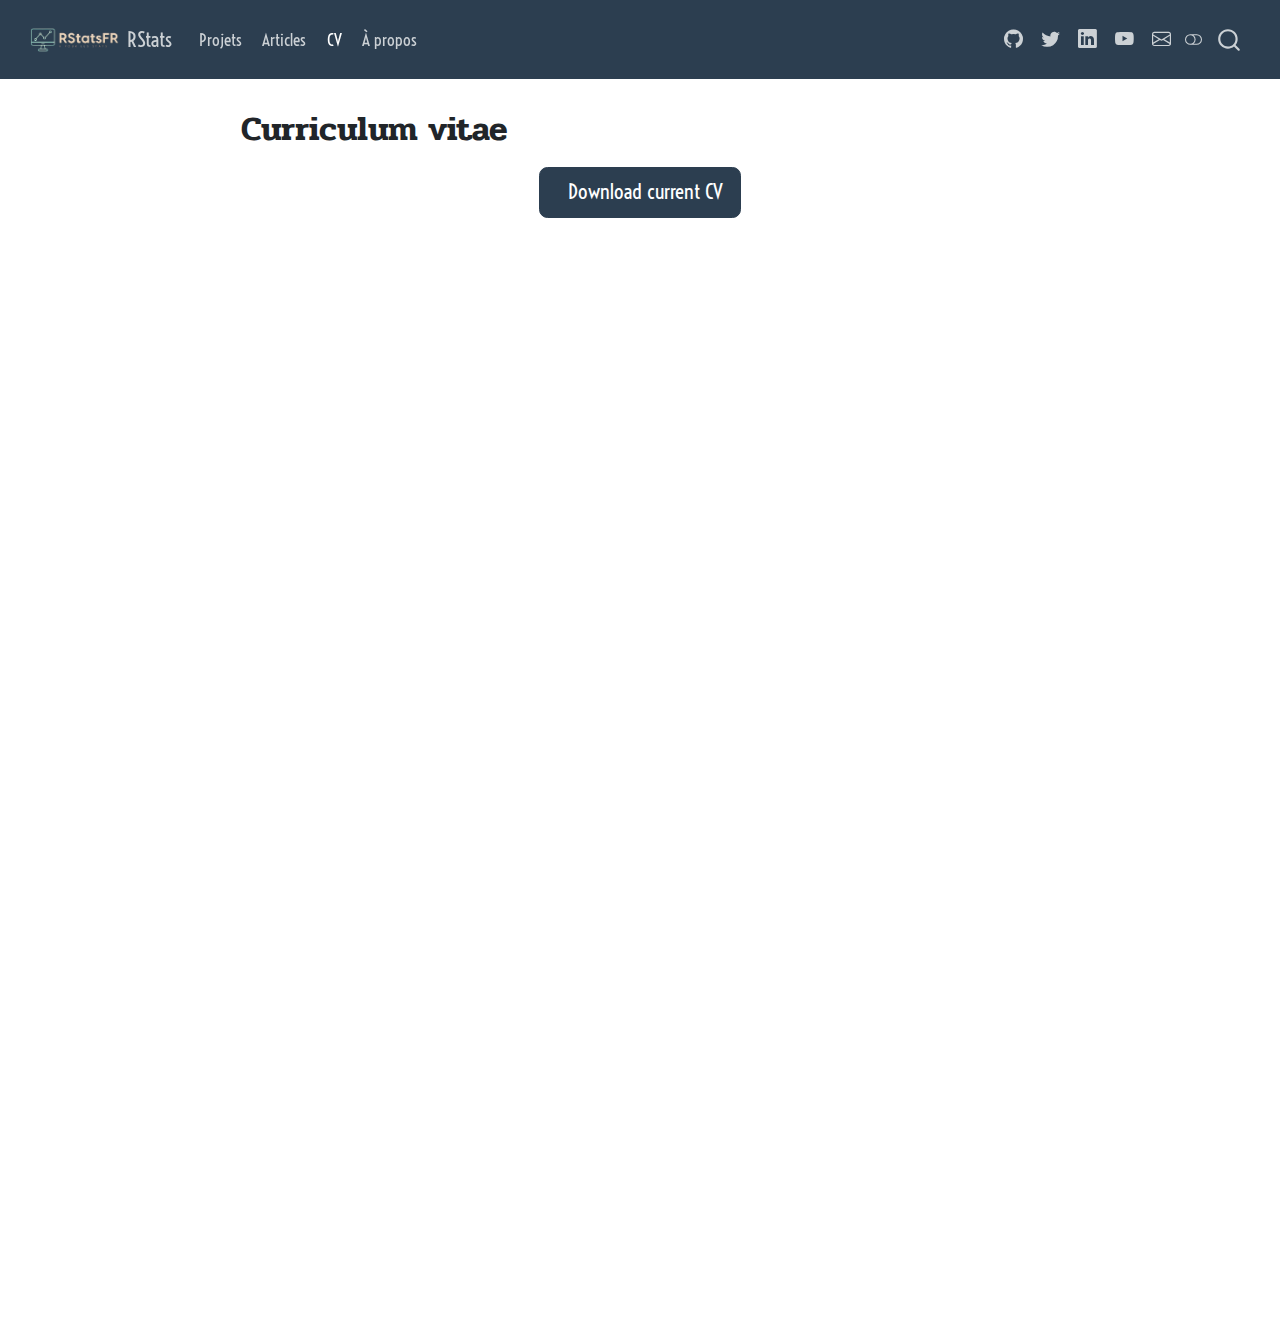
<file: cv/index.html>
<!DOCTYPE html>
<html xmlns="http://www.w3.org/1999/xhtml" lang="en" xml:lang="en"><head>

<meta charset="utf-8">
<meta name="generator" content="quarto-1.6.39">

<meta name="viewport" content="width=device-width, initial-scale=1.0, user-scalable=yes">


<title>Curriculum vitae – RStats</title>
<style>
code{white-space: pre-wrap;}
span.smallcaps{font-variant: small-caps;}
div.columns{display: flex; gap: min(4vw, 1.5em);}
div.column{flex: auto; overflow-x: auto;}
div.hanging-indent{margin-left: 1.5em; text-indent: -1.5em;}
ul.task-list{list-style: none;}
ul.task-list li input[type="checkbox"] {
  width: 0.8em;
  margin: 0 0.8em 0.2em -1em; /* quarto-specific, see https://github.com/quarto-dev/quarto-cli/issues/4556 */ 
  vertical-align: middle;
}
</style>


<script src="../site_libs/quarto-nav/quarto-nav.js"></script>
<script src="../site_libs/clipboard/clipboard.min.js"></script>
<script src="../site_libs/quarto-search/autocomplete.umd.js"></script>
<script src="../site_libs/quarto-search/fuse.min.js"></script>
<script src="../site_libs/quarto-search/quarto-search.js"></script>
<meta name="quarto:offset" content="../">
<link href="../img/favicon.png" rel="icon" type="image/png">
<script src="../site_libs/quarto-html/quarto.js"></script>
<script src="../site_libs/quarto-html/popper.min.js"></script>
<script src="../site_libs/quarto-html/tippy.umd.min.js"></script>
<script src="../site_libs/quarto-html/anchor.min.js"></script>
<link href="../site_libs/quarto-html/tippy.css" rel="stylesheet">
<link href="../site_libs/quarto-html/quarto-syntax-highlighting-0626ff4d7a71b55c8707dcae1d04a9b6.css" rel="stylesheet" class="quarto-color-scheme" id="quarto-text-highlighting-styles">
<link href="../site_libs/quarto-html/quarto-syntax-highlighting-dark-e25cc82807363e79c52e96bc8b7855f1.css" rel="prefetch" class="quarto-color-scheme quarto-color-alternate" id="quarto-text-highlighting-styles">
<script src="../site_libs/bootstrap/bootstrap.min.js"></script>
<link href="../site_libs/bootstrap/bootstrap-icons.css" rel="stylesheet">
<link href="../site_libs/bootstrap/bootstrap-55dcbe40fb3397d5a1633a124a5f25e4.min.css" rel="stylesheet" append-hash="true" class="quarto-color-scheme" id="quarto-bootstrap" data-mode="light">
<link href="../site_libs/bootstrap/bootstrap-dark-050c2760ed96546d91b33b5dd106415f.min.css" rel="prefetch" append-hash="true" class="quarto-color-scheme quarto-color-alternate" id="quarto-bootstrap" data-mode="dark">
<script id="quarto-search-options" type="application/json">{
  "location": "navbar",
  "copy-button": false,
  "collapse-after": 3,
  "panel-placement": "end",
  "type": "overlay",
  "limit": 50,
  "keyboard-shortcut": [
    "f",
    "/",
    "s"
  ],
  "show-item-context": false,
  "language": {
    "search-no-results-text": "No results",
    "search-matching-documents-text": "matching documents",
    "search-copy-link-title": "Copy link to search",
    "search-hide-matches-text": "Hide additional matches",
    "search-more-match-text": "more match in this document",
    "search-more-matches-text": "more matches in this document",
    "search-clear-button-title": "Clear",
    "search-text-placeholder": "",
    "search-detached-cancel-button-title": "Cancel",
    "search-submit-button-title": "Submit",
    "search-label": "Search"
  }
}</script>
<style>
@import url('https://fonts.googleapis.com/css2?family=Voltaire&display=swap');
@import url('https://fonts.googleapis.com/css2?family=Fira+Code:wght@300..700&display=swap')
</style>
<script>
MathJax = {
    tex: {
        tags: 'ams'  // should be 'ams', 'none', or 'all'
    },
    output: {
        font: 'mathjax-fira'
    }
};
</script>


</head>

<body class="nav-fixed fullcontent">

<div id="quarto-search-results"></div>
  <header id="quarto-header" class="headroom fixed-top">
    <nav class="navbar navbar-expand-lg " data-bs-theme="dark">
      <div class="navbar-container container-fluid">
      <div class="navbar-brand-container mx-auto">
    <a href="../index.html" class="navbar-brand navbar-brand-logo">
    <img src="../img/my_image.png" alt="" class="navbar-logo">
    </a>
    <a class="navbar-brand" href="../index.html">
    <span class="navbar-title">RStats</span>
    </a>
  </div>
            <div id="quarto-search" class="" title="Search"></div>
          <button class="navbar-toggler" type="button" data-bs-toggle="collapse" data-bs-target="#navbarCollapse" aria-controls="navbarCollapse" role="menu" aria-expanded="false" aria-label="Toggle navigation" onclick="if (window.quartoToggleHeadroom) { window.quartoToggleHeadroom(); }">
  <span class="navbar-toggler-icon"></span>
</button>
          <div class="collapse navbar-collapse" id="navbarCollapse">
            <ul class="navbar-nav navbar-nav-scroll me-auto">
  <li class="nav-item">
    <a class="nav-link" href="../projects/index.html"> 
<span class="menu-text">Projets</span></a>
  </li>  
  <li class="nav-item">
    <a class="nav-link" href="../index.html"> 
<span class="menu-text">Articles</span></a>
  </li>  
  <li class="nav-item">
    <a class="nav-link active" href="../cv/index.html" aria-current="page"> 
<span class="menu-text">CV</span></a>
  </li>  
  <li class="nav-item">
    <a class="nav-link" href="../about.html"> 
<span class="menu-text">À propos</span></a>
  </li>  
</ul>
            <ul class="navbar-nav navbar-nav-scroll ms-auto">
  <li class="nav-item compact">
    <a class="nav-link" href="https://github.com/RemiDumas/RStats"> <i class="bi bi-github" role="img">
</i> 
<span class="menu-text"></span></a>
  </li>  
  <li class="nav-item compact">
    <a class="nav-link" href="https://twitter.com/RStats"> <i class="bi bi-twitter" role="img">
</i> 
<span class="menu-text"></span></a>
  </li>  
  <li class="nav-item compact">
    <a class="nav-link" href="https://www.linkedin.com/in/remi-dumas-06b81488/"> <i class="bi bi-linkedin" role="img">
</i> 
<span class="menu-text"></span></a>
  </li>  
  <li class="nav-item compact">
    <a class="nav-link" href="https://www.youtube.com/channel/UCiBfVCpuflUSKumU6ekHOfg"> <i class="bi bi-youtube" role="img">
</i> 
<span class="menu-text"></span></a>
  </li>  
  <li class="nav-item compact">
    <a class="nav-link" href="mailto:remi.dumas@gmail.com"> <i class="bi bi-envelope" role="img" aria-label="email">
</i> 
<span class="menu-text"></span></a>
  </li>  
</ul>
          </div> <!-- /navcollapse -->
            <div class="quarto-navbar-tools">
  <a href="" class="quarto-color-scheme-toggle quarto-navigation-tool  px-1" onclick="window.quartoToggleColorScheme(); return false;" title="Toggle dark mode"><i class="bi"></i></a>
</div>
      </div> <!-- /container-fluid -->
    </nav>
</header>
<!-- content -->
<div id="quarto-content" class="quarto-container page-columns page-rows-contents page-layout-article page-navbar">
<!-- sidebar -->
<!-- margin-sidebar -->
    
<!-- main -->
<main class="content" id="quarto-document-content">

<header id="title-block-header" class="quarto-title-block default">
<div class="quarto-title">
<h1 class="title">Curriculum vitae</h1>
</div>



<div class="quarto-title-meta">

    
  
    
  </div>
  


</header>


<div class="cell">
<style type="text/css">
.embed-container {
    position: relative;
    padding-bottom: 129%;
    height: 0;
    overflow: hidden;
    max-width: 100%;
}
.embed-container iframe,
.embed-container object,
.embed-container embed {
    position: absolute;
    top: 0;
    left: 0;
    width: 100%;
    height: 100%;
}
</style>
</div>
<p class="text-center">
  <a class="btn btn-primary btn-lg cv-download" href="cv.pdf" target="_blank">
    <i class="fa-solid fa-file-arrow-down"></i> Download current CV
  </a>
</p>
<div class="embed-container">
  <iframe src="cv.pdf#toolbar=0" style="border: 0.5px;width: 100%;"></iframe>
</div>



</main> <!-- /main -->
<script id="quarto-html-after-body" type="application/javascript">
window.document.addEventListener("DOMContentLoaded", function (event) {
  const toggleBodyColorMode = (bsSheetEl) => {
    const mode = bsSheetEl.getAttribute("data-mode");
    const bodyEl = window.document.querySelector("body");
    if (mode === "dark") {
      bodyEl.classList.add("quarto-dark");
      bodyEl.classList.remove("quarto-light");
    } else {
      bodyEl.classList.add("quarto-light");
      bodyEl.classList.remove("quarto-dark");
    }
  }
  const toggleBodyColorPrimary = () => {
    const bsSheetEl = window.document.querySelector("link#quarto-bootstrap");
    if (bsSheetEl) {
      toggleBodyColorMode(bsSheetEl);
    }
  }
  toggleBodyColorPrimary();  
  const disableStylesheet = (stylesheets) => {
    for (let i=0; i < stylesheets.length; i++) {
      const stylesheet = stylesheets[i];
      stylesheet.rel = 'prefetch';
    }
  }
  const enableStylesheet = (stylesheets) => {
    for (let i=0; i < stylesheets.length; i++) {
      const stylesheet = stylesheets[i];
      stylesheet.rel = 'stylesheet';
    }
  }
  const manageTransitions = (selector, allowTransitions) => {
    const els = window.document.querySelectorAll(selector);
    for (let i=0; i < els.length; i++) {
      const el = els[i];
      if (allowTransitions) {
        el.classList.remove('notransition');
      } else {
        el.classList.add('notransition');
      }
    }
  }
  const toggleGiscusIfUsed = (isAlternate, darkModeDefault) => {
    const baseTheme = document.querySelector('#giscus-base-theme')?.value ?? 'light';
    const alternateTheme = document.querySelector('#giscus-alt-theme')?.value ?? 'dark';
    let newTheme = '';
    if(darkModeDefault) {
      newTheme = isAlternate ? baseTheme : alternateTheme;
    } else {
      newTheme = isAlternate ? alternateTheme : baseTheme;
    }
    const changeGiscusTheme = () => {
      // From: https://github.com/giscus/giscus/issues/336
      const sendMessage = (message) => {
        const iframe = document.querySelector('iframe.giscus-frame');
        if (!iframe) return;
        iframe.contentWindow.postMessage({ giscus: message }, 'https://giscus.app');
      }
      sendMessage({
        setConfig: {
          theme: newTheme
        }
      });
    }
    const isGiscussLoaded = window.document.querySelector('iframe.giscus-frame') !== null;
    if (isGiscussLoaded) {
      changeGiscusTheme();
    }
  }
  const toggleColorMode = (alternate) => {
    // Switch the stylesheets
    const alternateStylesheets = window.document.querySelectorAll('link.quarto-color-scheme.quarto-color-alternate');
    manageTransitions('#quarto-margin-sidebar .nav-link', false);
    if (alternate) {
      enableStylesheet(alternateStylesheets);
      for (const sheetNode of alternateStylesheets) {
        if (sheetNode.id === "quarto-bootstrap") {
          toggleBodyColorMode(sheetNode);
        }
      }
    } else {
      disableStylesheet(alternateStylesheets);
      toggleBodyColorPrimary();
    }
    manageTransitions('#quarto-margin-sidebar .nav-link', true);
    // Switch the toggles
    const toggles = window.document.querySelectorAll('.quarto-color-scheme-toggle');
    for (let i=0; i < toggles.length; i++) {
      const toggle = toggles[i];
      if (toggle) {
        if (alternate) {
          toggle.classList.add("alternate");     
        } else {
          toggle.classList.remove("alternate");
        }
      }
    }
    // Hack to workaround the fact that safari doesn't
    // properly recolor the scrollbar when toggling (#1455)
    if (navigator.userAgent.indexOf('Safari') > 0 && navigator.userAgent.indexOf('Chrome') == -1) {
      manageTransitions("body", false);
      window.scrollTo(0, 1);
      setTimeout(() => {
        window.scrollTo(0, 0);
        manageTransitions("body", true);
      }, 40);  
    }
  }
  const isFileUrl = () => { 
    return window.location.protocol === 'file:';
  }
  const hasAlternateSentinel = () => {  
    let styleSentinel = getColorSchemeSentinel();
    if (styleSentinel !== null) {
      return styleSentinel === "alternate";
    } else {
      return false;
    }
  }
  const setStyleSentinel = (alternate) => {
    const value = alternate ? "alternate" : "default";
    if (!isFileUrl()) {
      window.localStorage.setItem("quarto-color-scheme", value);
    } else {
      localAlternateSentinel = value;
    }
  }
  const getColorSchemeSentinel = () => {
    if (!isFileUrl()) {
      const storageValue = window.localStorage.getItem("quarto-color-scheme");
      return storageValue != null ? storageValue : localAlternateSentinel;
    } else {
      return localAlternateSentinel;
    }
  }
  const darkModeDefault = false;
  let localAlternateSentinel = darkModeDefault ? 'alternate' : 'default';
  // Dark / light mode switch
  window.quartoToggleColorScheme = () => {
    // Read the current dark / light value 
    let toAlternate = !hasAlternateSentinel();
    toggleColorMode(toAlternate);
    setStyleSentinel(toAlternate);
    toggleGiscusIfUsed(toAlternate, darkModeDefault);
  };
  // Ensure there is a toggle, if there isn't float one in the top right
  if (window.document.querySelector('.quarto-color-scheme-toggle') === null) {
    const a = window.document.createElement('a');
    a.classList.add('top-right');
    a.classList.add('quarto-color-scheme-toggle');
    a.href = "";
    a.onclick = function() { try { window.quartoToggleColorScheme(); } catch {} return false; };
    const i = window.document.createElement("i");
    i.classList.add('bi');
    a.appendChild(i);
    window.document.body.appendChild(a);
  }
  // Switch to dark mode if need be
  if (hasAlternateSentinel()) {
    toggleColorMode(true);
  } else {
    toggleColorMode(false);
  }
  const icon = "";
  const anchorJS = new window.AnchorJS();
  anchorJS.options = {
    placement: 'right',
    icon: icon
  };
  anchorJS.add('.anchored');
  const isCodeAnnotation = (el) => {
    for (const clz of el.classList) {
      if (clz.startsWith('code-annotation-')) {                     
        return true;
      }
    }
    return false;
  }
  const onCopySuccess = function(e) {
    // button target
    const button = e.trigger;
    // don't keep focus
    button.blur();
    // flash "checked"
    button.classList.add('code-copy-button-checked');
    var currentTitle = button.getAttribute("title");
    button.setAttribute("title", "Copied!");
    let tooltip;
    if (window.bootstrap) {
      button.setAttribute("data-bs-toggle", "tooltip");
      button.setAttribute("data-bs-placement", "left");
      button.setAttribute("data-bs-title", "Copied!");
      tooltip = new bootstrap.Tooltip(button, 
        { trigger: "manual", 
          customClass: "code-copy-button-tooltip",
          offset: [0, -8]});
      tooltip.show();    
    }
    setTimeout(function() {
      if (tooltip) {
        tooltip.hide();
        button.removeAttribute("data-bs-title");
        button.removeAttribute("data-bs-toggle");
        button.removeAttribute("data-bs-placement");
      }
      button.setAttribute("title", currentTitle);
      button.classList.remove('code-copy-button-checked');
    }, 1000);
    // clear code selection
    e.clearSelection();
  }
  const getTextToCopy = function(trigger) {
      const codeEl = trigger.previousElementSibling.cloneNode(true);
      for (const childEl of codeEl.children) {
        if (isCodeAnnotation(childEl)) {
          childEl.remove();
        }
      }
      return codeEl.innerText;
  }
  const clipboard = new window.ClipboardJS('.code-copy-button:not([data-in-quarto-modal])', {
    text: getTextToCopy
  });
  clipboard.on('success', onCopySuccess);
  if (window.document.getElementById('quarto-embedded-source-code-modal')) {
    const clipboardModal = new window.ClipboardJS('.code-copy-button[data-in-quarto-modal]', {
      text: getTextToCopy,
      container: window.document.getElementById('quarto-embedded-source-code-modal')
    });
    clipboardModal.on('success', onCopySuccess);
  }
    var localhostRegex = new RegExp(/^(?:http|https):\/\/localhost\:?[0-9]*\//);
    var mailtoRegex = new RegExp(/^mailto:/);
      var filterRegex = new RegExp("https:\/\/RemiDumas\.github\.io\/RStats\/");
    var isInternal = (href) => {
        return filterRegex.test(href) || localhostRegex.test(href) || mailtoRegex.test(href);
    }
    // Inspect non-navigation links and adorn them if external
 	var links = window.document.querySelectorAll('a[href]:not(.nav-link):not(.navbar-brand):not(.toc-action):not(.sidebar-link):not(.sidebar-item-toggle):not(.pagination-link):not(.no-external):not([aria-hidden]):not(.dropdown-item):not(.quarto-navigation-tool):not(.about-link)');
    for (var i=0; i<links.length; i++) {
      const link = links[i];
      if (!isInternal(link.href)) {
        // undo the damage that might have been done by quarto-nav.js in the case of
        // links that we want to consider external
        if (link.dataset.originalHref !== undefined) {
          link.href = link.dataset.originalHref;
        }
      }
    }
  function tippyHover(el, contentFn, onTriggerFn, onUntriggerFn) {
    const config = {
      allowHTML: true,
      maxWidth: 500,
      delay: 100,
      arrow: false,
      appendTo: function(el) {
          return el.parentElement;
      },
      interactive: true,
      interactiveBorder: 10,
      theme: 'quarto',
      placement: 'bottom-start',
    };
    if (contentFn) {
      config.content = contentFn;
    }
    if (onTriggerFn) {
      config.onTrigger = onTriggerFn;
    }
    if (onUntriggerFn) {
      config.onUntrigger = onUntriggerFn;
    }
    window.tippy(el, config); 
  }
  const noterefs = window.document.querySelectorAll('a[role="doc-noteref"]');
  for (var i=0; i<noterefs.length; i++) {
    const ref = noterefs[i];
    tippyHover(ref, function() {
      // use id or data attribute instead here
      let href = ref.getAttribute('data-footnote-href') || ref.getAttribute('href');
      try { href = new URL(href).hash; } catch {}
      const id = href.replace(/^#\/?/, "");
      const note = window.document.getElementById(id);
      if (note) {
        return note.innerHTML;
      } else {
        return "";
      }
    });
  }
  const xrefs = window.document.querySelectorAll('a.quarto-xref');
  const processXRef = (id, note) => {
    // Strip column container classes
    const stripColumnClz = (el) => {
      el.classList.remove("page-full", "page-columns");
      if (el.children) {
        for (const child of el.children) {
          stripColumnClz(child);
        }
      }
    }
    stripColumnClz(note)
    if (id === null || id.startsWith('sec-')) {
      // Special case sections, only their first couple elements
      const container = document.createElement("div");
      if (note.children && note.children.length > 2) {
        container.appendChild(note.children[0].cloneNode(true));
        for (let i = 1; i < note.children.length; i++) {
          const child = note.children[i];
          if (child.tagName === "P" && child.innerText === "") {
            continue;
          } else {
            container.appendChild(child.cloneNode(true));
            break;
          }
        }
        if (window.Quarto?.typesetMath) {
          window.Quarto.typesetMath(container);
        }
        return container.innerHTML
      } else {
        if (window.Quarto?.typesetMath) {
          window.Quarto.typesetMath(note);
        }
        return note.innerHTML;
      }
    } else {
      // Remove any anchor links if they are present
      const anchorLink = note.querySelector('a.anchorjs-link');
      if (anchorLink) {
        anchorLink.remove();
      }
      if (window.Quarto?.typesetMath) {
        window.Quarto.typesetMath(note);
      }
      if (note.classList.contains("callout")) {
        return note.outerHTML;
      } else {
        return note.innerHTML;
      }
    }
  }
  for (var i=0; i<xrefs.length; i++) {
    const xref = xrefs[i];
    tippyHover(xref, undefined, function(instance) {
      instance.disable();
      let url = xref.getAttribute('href');
      let hash = undefined; 
      if (url.startsWith('#')) {
        hash = url;
      } else {
        try { hash = new URL(url).hash; } catch {}
      }
      if (hash) {
        const id = hash.replace(/^#\/?/, "");
        const note = window.document.getElementById(id);
        if (note !== null) {
          try {
            const html = processXRef(id, note.cloneNode(true));
            instance.setContent(html);
          } finally {
            instance.enable();
            instance.show();
          }
        } else {
          // See if we can fetch this
          fetch(url.split('#')[0])
          .then(res => res.text())
          .then(html => {
            const parser = new DOMParser();
            const htmlDoc = parser.parseFromString(html, "text/html");
            const note = htmlDoc.getElementById(id);
            if (note !== null) {
              const html = processXRef(id, note);
              instance.setContent(html);
            } 
          }).finally(() => {
            instance.enable();
            instance.show();
          });
        }
      } else {
        // See if we can fetch a full url (with no hash to target)
        // This is a special case and we should probably do some content thinning / targeting
        fetch(url)
        .then(res => res.text())
        .then(html => {
          const parser = new DOMParser();
          const htmlDoc = parser.parseFromString(html, "text/html");
          const note = htmlDoc.querySelector('main.content');
          if (note !== null) {
            // This should only happen for chapter cross references
            // (since there is no id in the URL)
            // remove the first header
            if (note.children.length > 0 && note.children[0].tagName === "HEADER") {
              note.children[0].remove();
            }
            const html = processXRef(null, note);
            instance.setContent(html);
          } 
        }).finally(() => {
          instance.enable();
          instance.show();
        });
      }
    }, function(instance) {
    });
  }
      let selectedAnnoteEl;
      const selectorForAnnotation = ( cell, annotation) => {
        let cellAttr = 'data-code-cell="' + cell + '"';
        let lineAttr = 'data-code-annotation="' +  annotation + '"';
        const selector = 'span[' + cellAttr + '][' + lineAttr + ']';
        return selector;
      }
      const selectCodeLines = (annoteEl) => {
        const doc = window.document;
        const targetCell = annoteEl.getAttribute("data-target-cell");
        const targetAnnotation = annoteEl.getAttribute("data-target-annotation");
        const annoteSpan = window.document.querySelector(selectorForAnnotation(targetCell, targetAnnotation));
        const lines = annoteSpan.getAttribute("data-code-lines").split(",");
        const lineIds = lines.map((line) => {
          return targetCell + "-" + line;
        })
        let top = null;
        let height = null;
        let parent = null;
        if (lineIds.length > 0) {
            //compute the position of the single el (top and bottom and make a div)
            const el = window.document.getElementById(lineIds[0]);
            top = el.offsetTop;
            height = el.offsetHeight;
            parent = el.parentElement.parentElement;
          if (lineIds.length > 1) {
            const lastEl = window.document.getElementById(lineIds[lineIds.length - 1]);
            const bottom = lastEl.offsetTop + lastEl.offsetHeight;
            height = bottom - top;
          }
          if (top !== null && height !== null && parent !== null) {
            // cook up a div (if necessary) and position it 
            let div = window.document.getElementById("code-annotation-line-highlight");
            if (div === null) {
              div = window.document.createElement("div");
              div.setAttribute("id", "code-annotation-line-highlight");
              div.style.position = 'absolute';
              parent.appendChild(div);
            }
            div.style.top = top - 2 + "px";
            div.style.height = height + 4 + "px";
            div.style.left = 0;
            let gutterDiv = window.document.getElementById("code-annotation-line-highlight-gutter");
            if (gutterDiv === null) {
              gutterDiv = window.document.createElement("div");
              gutterDiv.setAttribute("id", "code-annotation-line-highlight-gutter");
              gutterDiv.style.position = 'absolute';
              const codeCell = window.document.getElementById(targetCell);
              const gutter = codeCell.querySelector('.code-annotation-gutter');
              gutter.appendChild(gutterDiv);
            }
            gutterDiv.style.top = top - 2 + "px";
            gutterDiv.style.height = height + 4 + "px";
          }
          selectedAnnoteEl = annoteEl;
        }
      };
      const unselectCodeLines = () => {
        const elementsIds = ["code-annotation-line-highlight", "code-annotation-line-highlight-gutter"];
        elementsIds.forEach((elId) => {
          const div = window.document.getElementById(elId);
          if (div) {
            div.remove();
          }
        });
        selectedAnnoteEl = undefined;
      };
        // Handle positioning of the toggle
    window.addEventListener(
      "resize",
      throttle(() => {
        elRect = undefined;
        if (selectedAnnoteEl) {
          selectCodeLines(selectedAnnoteEl);
        }
      }, 10)
    );
    function throttle(fn, ms) {
    let throttle = false;
    let timer;
      return (...args) => {
        if(!throttle) { // first call gets through
            fn.apply(this, args);
            throttle = true;
        } else { // all the others get throttled
            if(timer) clearTimeout(timer); // cancel #2
            timer = setTimeout(() => {
              fn.apply(this, args);
              timer = throttle = false;
            }, ms);
        }
      };
    }
      // Attach click handler to the DT
      const annoteDls = window.document.querySelectorAll('dt[data-target-cell]');
      for (const annoteDlNode of annoteDls) {
        annoteDlNode.addEventListener('click', (event) => {
          const clickedEl = event.target;
          if (clickedEl !== selectedAnnoteEl) {
            unselectCodeLines();
            const activeEl = window.document.querySelector('dt[data-target-cell].code-annotation-active');
            if (activeEl) {
              activeEl.classList.remove('code-annotation-active');
            }
            selectCodeLines(clickedEl);
            clickedEl.classList.add('code-annotation-active');
          } else {
            // Unselect the line
            unselectCodeLines();
            clickedEl.classList.remove('code-annotation-active');
          }
        });
      }
  const findCites = (el) => {
    const parentEl = el.parentElement;
    if (parentEl) {
      const cites = parentEl.dataset.cites;
      if (cites) {
        return {
          el,
          cites: cites.split(' ')
        };
      } else {
        return findCites(el.parentElement)
      }
    } else {
      return undefined;
    }
  };
  var bibliorefs = window.document.querySelectorAll('a[role="doc-biblioref"]');
  for (var i=0; i<bibliorefs.length; i++) {
    const ref = bibliorefs[i];
    const citeInfo = findCites(ref);
    if (citeInfo) {
      tippyHover(citeInfo.el, function() {
        var popup = window.document.createElement('div');
        citeInfo.cites.forEach(function(cite) {
          var citeDiv = window.document.createElement('div');
          citeDiv.classList.add('hanging-indent');
          citeDiv.classList.add('csl-entry');
          var biblioDiv = window.document.getElementById('ref-' + cite);
          if (biblioDiv) {
            citeDiv.innerHTML = biblioDiv.innerHTML;
          }
          popup.appendChild(citeDiv);
        });
        return popup.innerHTML;
      });
    }
  }
});
</script>
</div> <!-- /content -->




</body></html>
</file>
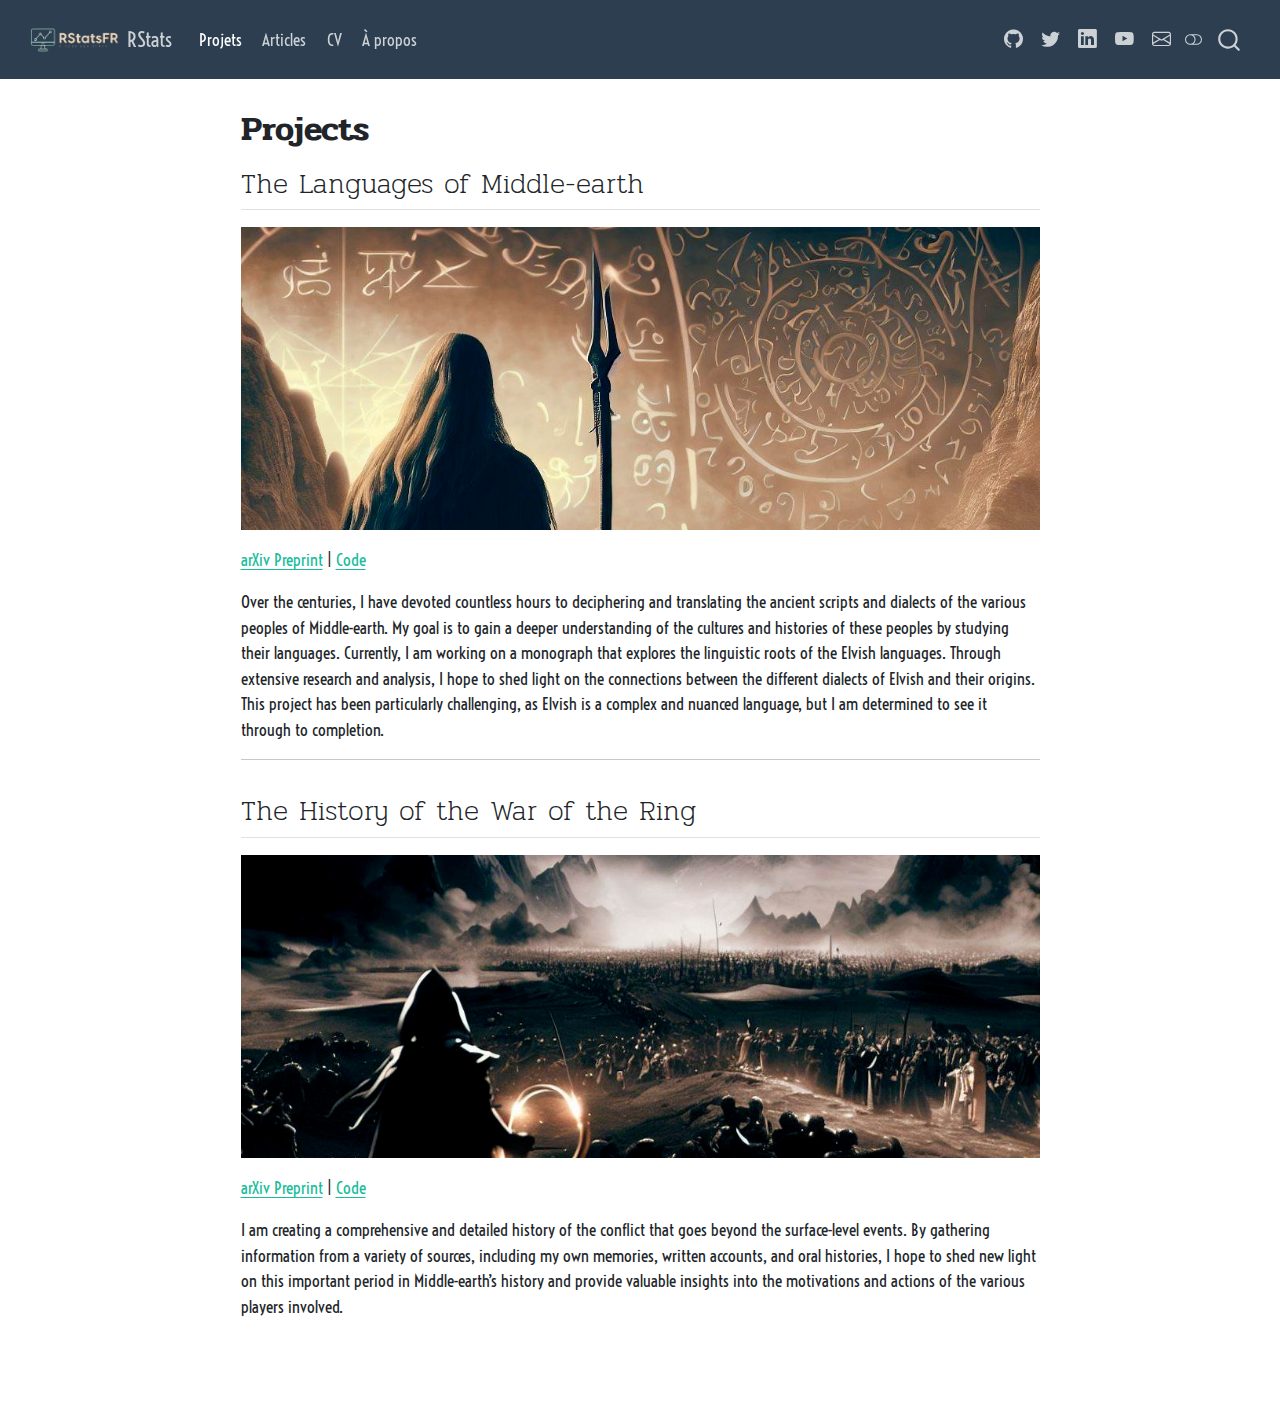
<file: projects/index.html>
<!DOCTYPE html>
<html xmlns="http://www.w3.org/1999/xhtml" lang="en" xml:lang="en"><head>

<meta charset="utf-8">
<meta name="generator" content="quarto-1.6.39">

<meta name="viewport" content="width=device-width, initial-scale=1.0, user-scalable=yes">


<title>Projects – RStats</title>
<style>
code{white-space: pre-wrap;}
span.smallcaps{font-variant: small-caps;}
div.columns{display: flex; gap: min(4vw, 1.5em);}
div.column{flex: auto; overflow-x: auto;}
div.hanging-indent{margin-left: 1.5em; text-indent: -1.5em;}
ul.task-list{list-style: none;}
ul.task-list li input[type="checkbox"] {
  width: 0.8em;
  margin: 0 0.8em 0.2em -1em; /* quarto-specific, see https://github.com/quarto-dev/quarto-cli/issues/4556 */ 
  vertical-align: middle;
}
</style>


<script src="../site_libs/quarto-nav/quarto-nav.js"></script>
<script src="../site_libs/clipboard/clipboard.min.js"></script>
<script src="../site_libs/quarto-search/autocomplete.umd.js"></script>
<script src="../site_libs/quarto-search/fuse.min.js"></script>
<script src="../site_libs/quarto-search/quarto-search.js"></script>
<meta name="quarto:offset" content="../">
<link href="../img/favicon.png" rel="icon" type="image/png">
<script src="../site_libs/quarto-html/quarto.js"></script>
<script src="../site_libs/quarto-html/popper.min.js"></script>
<script src="../site_libs/quarto-html/tippy.umd.min.js"></script>
<script src="../site_libs/quarto-html/anchor.min.js"></script>
<link href="../site_libs/quarto-html/tippy.css" rel="stylesheet">
<link href="../site_libs/quarto-html/quarto-syntax-highlighting-0626ff4d7a71b55c8707dcae1d04a9b6.css" rel="stylesheet" class="quarto-color-scheme" id="quarto-text-highlighting-styles">
<link href="../site_libs/quarto-html/quarto-syntax-highlighting-dark-e25cc82807363e79c52e96bc8b7855f1.css" rel="prefetch" class="quarto-color-scheme quarto-color-alternate" id="quarto-text-highlighting-styles">
<script src="../site_libs/bootstrap/bootstrap.min.js"></script>
<link href="../site_libs/bootstrap/bootstrap-icons.css" rel="stylesheet">
<link href="../site_libs/bootstrap/bootstrap-55dcbe40fb3397d5a1633a124a5f25e4.min.css" rel="stylesheet" append-hash="true" class="quarto-color-scheme" id="quarto-bootstrap" data-mode="light">
<link href="../site_libs/bootstrap/bootstrap-dark-050c2760ed96546d91b33b5dd106415f.min.css" rel="prefetch" append-hash="true" class="quarto-color-scheme quarto-color-alternate" id="quarto-bootstrap" data-mode="dark">
<script id="quarto-search-options" type="application/json">{
  "location": "navbar",
  "copy-button": false,
  "collapse-after": 3,
  "panel-placement": "end",
  "type": "overlay",
  "limit": 50,
  "keyboard-shortcut": [
    "f",
    "/",
    "s"
  ],
  "show-item-context": false,
  "language": {
    "search-no-results-text": "No results",
    "search-matching-documents-text": "matching documents",
    "search-copy-link-title": "Copy link to search",
    "search-hide-matches-text": "Hide additional matches",
    "search-more-match-text": "more match in this document",
    "search-more-matches-text": "more matches in this document",
    "search-clear-button-title": "Clear",
    "search-text-placeholder": "",
    "search-detached-cancel-button-title": "Cancel",
    "search-submit-button-title": "Submit",
    "search-label": "Search"
  }
}</script>
<style>
@import url('https://fonts.googleapis.com/css2?family=Voltaire&display=swap');
@import url('https://fonts.googleapis.com/css2?family=Fira+Code:wght@300..700&display=swap')
</style>
<script>
MathJax = {
    tex: {
        tags: 'ams'  // should be 'ams', 'none', or 'all'
    },
    output: {
        font: 'mathjax-fira'
    }
};
</script>


</head>

<body class="nav-fixed fullcontent">

<div id="quarto-search-results"></div>
  <header id="quarto-header" class="headroom fixed-top">
    <nav class="navbar navbar-expand-lg " data-bs-theme="dark">
      <div class="navbar-container container-fluid">
      <div class="navbar-brand-container mx-auto">
    <a href="../index.html" class="navbar-brand navbar-brand-logo">
    <img src="../img/my_image.png" alt="" class="navbar-logo">
    </a>
    <a class="navbar-brand" href="../index.html">
    <span class="navbar-title">RStats</span>
    </a>
  </div>
            <div id="quarto-search" class="" title="Search"></div>
          <button class="navbar-toggler" type="button" data-bs-toggle="collapse" data-bs-target="#navbarCollapse" aria-controls="navbarCollapse" role="menu" aria-expanded="false" aria-label="Toggle navigation" onclick="if (window.quartoToggleHeadroom) { window.quartoToggleHeadroom(); }">
  <span class="navbar-toggler-icon"></span>
</button>
          <div class="collapse navbar-collapse" id="navbarCollapse">
            <ul class="navbar-nav navbar-nav-scroll me-auto">
  <li class="nav-item">
    <a class="nav-link active" href="../projects/index.html" aria-current="page"> 
<span class="menu-text">Projets</span></a>
  </li>  
  <li class="nav-item">
    <a class="nav-link" href="../index.html"> 
<span class="menu-text">Articles</span></a>
  </li>  
  <li class="nav-item">
    <a class="nav-link" href="../cv/index.html"> 
<span class="menu-text">CV</span></a>
  </li>  
  <li class="nav-item">
    <a class="nav-link" href="../about.html"> 
<span class="menu-text">À propos</span></a>
  </li>  
</ul>
            <ul class="navbar-nav navbar-nav-scroll ms-auto">
  <li class="nav-item compact">
    <a class="nav-link" href="https://github.com/RemiDumas/RStats"> <i class="bi bi-github" role="img">
</i> 
<span class="menu-text"></span></a>
  </li>  
  <li class="nav-item compact">
    <a class="nav-link" href="https://twitter.com/RStats"> <i class="bi bi-twitter" role="img">
</i> 
<span class="menu-text"></span></a>
  </li>  
  <li class="nav-item compact">
    <a class="nav-link" href="https://www.linkedin.com/in/remi-dumas-06b81488/"> <i class="bi bi-linkedin" role="img">
</i> 
<span class="menu-text"></span></a>
  </li>  
  <li class="nav-item compact">
    <a class="nav-link" href="https://www.youtube.com/channel/UCiBfVCpuflUSKumU6ekHOfg"> <i class="bi bi-youtube" role="img">
</i> 
<span class="menu-text"></span></a>
  </li>  
  <li class="nav-item compact">
    <a class="nav-link" href="mailto:remi.dumas@gmail.com"> <i class="bi bi-envelope" role="img" aria-label="email">
</i> 
<span class="menu-text"></span></a>
  </li>  
</ul>
          </div> <!-- /navcollapse -->
            <div class="quarto-navbar-tools">
  <a href="" class="quarto-color-scheme-toggle quarto-navigation-tool  px-1" onclick="window.quartoToggleColorScheme(); return false;" title="Toggle dark mode"><i class="bi"></i></a>
</div>
      </div> <!-- /container-fluid -->
    </nav>
</header>
<!-- content -->
<div id="quarto-content" class="quarto-container page-columns page-rows-contents page-layout-article page-navbar">
<!-- sidebar -->
<!-- margin-sidebar -->
    
<!-- main -->
<main class="content" id="quarto-document-content">

<header id="title-block-header" class="quarto-title-block default">
<div class="quarto-title">
<h1 class="title">Projects</h1>
</div>



<div class="quarto-title-meta">

    
  
    
  </div>
  


</header>


<section id="the-languages-of-middle-earth" class="level2">
<h2 class="anchored" data-anchor-id="the-languages-of-middle-earth">The Languages of Middle-earth</h2>
<p><img src="project_1_banner.png" style="height: 100%; width: 100%; object-fit: contain" onclick="window.open('https://arxiv.org/abs/2210.07278', 'blank');"></p>
<p><a href="https://arxiv.org/" target="_blank">arXiv Preprint</a> | <a href="https://github.com/" target="_blank">Code</a><br></p>
<p>Over the centuries, I have devoted countless hours to deciphering and translating the ancient scripts and dialects of the various peoples of Middle-earth. My goal is to gain a deeper understanding of the cultures and histories of these peoples by studying their languages. Currently, I am working on a monograph that explores the linguistic roots of the Elvish languages. Through extensive research and analysis, I hope to shed light on the connections between the different dialects of Elvish and their origins. This project has been particularly challenging, as Elvish is a complex and nuanced language, but I am determined to see it through to completion.</p>
<hr>
</section>
<section id="the-history-of-the-war-of-the-ring" class="level2">
<h2 class="anchored" data-anchor-id="the-history-of-the-war-of-the-ring">The History of the War of the Ring</h2>
<p><img src="project_2_banner.png" style="height: 100%; width: 100%; object-fit: contain" onclick="window.open('https://arxiv.org/abs/2112.08866', 'blank');"></p>
<p><a href="https://arxiv.org/" target="_blank">arXiv Preprint</a> | <a href="https://github.com/" target="_blank">Code</a><br></p>
<p>I am creating a comprehensive and detailed history of the conflict that goes beyond the surface-level events. By gathering information from a variety of sources, including my own memories, written accounts, and oral histories, I hope to shed new light on this important period in Middle-earth’s history and provide valuable insights into the motivations and actions of the various players involved.</p>


</section>

</main> <!-- /main -->
<script id="quarto-html-after-body" type="application/javascript">
window.document.addEventListener("DOMContentLoaded", function (event) {
  const toggleBodyColorMode = (bsSheetEl) => {
    const mode = bsSheetEl.getAttribute("data-mode");
    const bodyEl = window.document.querySelector("body");
    if (mode === "dark") {
      bodyEl.classList.add("quarto-dark");
      bodyEl.classList.remove("quarto-light");
    } else {
      bodyEl.classList.add("quarto-light");
      bodyEl.classList.remove("quarto-dark");
    }
  }
  const toggleBodyColorPrimary = () => {
    const bsSheetEl = window.document.querySelector("link#quarto-bootstrap");
    if (bsSheetEl) {
      toggleBodyColorMode(bsSheetEl);
    }
  }
  toggleBodyColorPrimary();  
  const disableStylesheet = (stylesheets) => {
    for (let i=0; i < stylesheets.length; i++) {
      const stylesheet = stylesheets[i];
      stylesheet.rel = 'prefetch';
    }
  }
  const enableStylesheet = (stylesheets) => {
    for (let i=0; i < stylesheets.length; i++) {
      const stylesheet = stylesheets[i];
      stylesheet.rel = 'stylesheet';
    }
  }
  const manageTransitions = (selector, allowTransitions) => {
    const els = window.document.querySelectorAll(selector);
    for (let i=0; i < els.length; i++) {
      const el = els[i];
      if (allowTransitions) {
        el.classList.remove('notransition');
      } else {
        el.classList.add('notransition');
      }
    }
  }
  const toggleGiscusIfUsed = (isAlternate, darkModeDefault) => {
    const baseTheme = document.querySelector('#giscus-base-theme')?.value ?? 'light';
    const alternateTheme = document.querySelector('#giscus-alt-theme')?.value ?? 'dark';
    let newTheme = '';
    if(darkModeDefault) {
      newTheme = isAlternate ? baseTheme : alternateTheme;
    } else {
      newTheme = isAlternate ? alternateTheme : baseTheme;
    }
    const changeGiscusTheme = () => {
      // From: https://github.com/giscus/giscus/issues/336
      const sendMessage = (message) => {
        const iframe = document.querySelector('iframe.giscus-frame');
        if (!iframe) return;
        iframe.contentWindow.postMessage({ giscus: message }, 'https://giscus.app');
      }
      sendMessage({
        setConfig: {
          theme: newTheme
        }
      });
    }
    const isGiscussLoaded = window.document.querySelector('iframe.giscus-frame') !== null;
    if (isGiscussLoaded) {
      changeGiscusTheme();
    }
  }
  const toggleColorMode = (alternate) => {
    // Switch the stylesheets
    const alternateStylesheets = window.document.querySelectorAll('link.quarto-color-scheme.quarto-color-alternate');
    manageTransitions('#quarto-margin-sidebar .nav-link', false);
    if (alternate) {
      enableStylesheet(alternateStylesheets);
      for (const sheetNode of alternateStylesheets) {
        if (sheetNode.id === "quarto-bootstrap") {
          toggleBodyColorMode(sheetNode);
        }
      }
    } else {
      disableStylesheet(alternateStylesheets);
      toggleBodyColorPrimary();
    }
    manageTransitions('#quarto-margin-sidebar .nav-link', true);
    // Switch the toggles
    const toggles = window.document.querySelectorAll('.quarto-color-scheme-toggle');
    for (let i=0; i < toggles.length; i++) {
      const toggle = toggles[i];
      if (toggle) {
        if (alternate) {
          toggle.classList.add("alternate");     
        } else {
          toggle.classList.remove("alternate");
        }
      }
    }
    // Hack to workaround the fact that safari doesn't
    // properly recolor the scrollbar when toggling (#1455)
    if (navigator.userAgent.indexOf('Safari') > 0 && navigator.userAgent.indexOf('Chrome') == -1) {
      manageTransitions("body", false);
      window.scrollTo(0, 1);
      setTimeout(() => {
        window.scrollTo(0, 0);
        manageTransitions("body", true);
      }, 40);  
    }
  }
  const isFileUrl = () => { 
    return window.location.protocol === 'file:';
  }
  const hasAlternateSentinel = () => {  
    let styleSentinel = getColorSchemeSentinel();
    if (styleSentinel !== null) {
      return styleSentinel === "alternate";
    } else {
      return false;
    }
  }
  const setStyleSentinel = (alternate) => {
    const value = alternate ? "alternate" : "default";
    if (!isFileUrl()) {
      window.localStorage.setItem("quarto-color-scheme", value);
    } else {
      localAlternateSentinel = value;
    }
  }
  const getColorSchemeSentinel = () => {
    if (!isFileUrl()) {
      const storageValue = window.localStorage.getItem("quarto-color-scheme");
      return storageValue != null ? storageValue : localAlternateSentinel;
    } else {
      return localAlternateSentinel;
    }
  }
  const darkModeDefault = false;
  let localAlternateSentinel = darkModeDefault ? 'alternate' : 'default';
  // Dark / light mode switch
  window.quartoToggleColorScheme = () => {
    // Read the current dark / light value 
    let toAlternate = !hasAlternateSentinel();
    toggleColorMode(toAlternate);
    setStyleSentinel(toAlternate);
    toggleGiscusIfUsed(toAlternate, darkModeDefault);
  };
  // Ensure there is a toggle, if there isn't float one in the top right
  if (window.document.querySelector('.quarto-color-scheme-toggle') === null) {
    const a = window.document.createElement('a');
    a.classList.add('top-right');
    a.classList.add('quarto-color-scheme-toggle');
    a.href = "";
    a.onclick = function() { try { window.quartoToggleColorScheme(); } catch {} return false; };
    const i = window.document.createElement("i");
    i.classList.add('bi');
    a.appendChild(i);
    window.document.body.appendChild(a);
  }
  // Switch to dark mode if need be
  if (hasAlternateSentinel()) {
    toggleColorMode(true);
  } else {
    toggleColorMode(false);
  }
  const icon = "";
  const anchorJS = new window.AnchorJS();
  anchorJS.options = {
    placement: 'right',
    icon: icon
  };
  anchorJS.add('.anchored');
  const isCodeAnnotation = (el) => {
    for (const clz of el.classList) {
      if (clz.startsWith('code-annotation-')) {                     
        return true;
      }
    }
    return false;
  }
  const onCopySuccess = function(e) {
    // button target
    const button = e.trigger;
    // don't keep focus
    button.blur();
    // flash "checked"
    button.classList.add('code-copy-button-checked');
    var currentTitle = button.getAttribute("title");
    button.setAttribute("title", "Copied!");
    let tooltip;
    if (window.bootstrap) {
      button.setAttribute("data-bs-toggle", "tooltip");
      button.setAttribute("data-bs-placement", "left");
      button.setAttribute("data-bs-title", "Copied!");
      tooltip = new bootstrap.Tooltip(button, 
        { trigger: "manual", 
          customClass: "code-copy-button-tooltip",
          offset: [0, -8]});
      tooltip.show();    
    }
    setTimeout(function() {
      if (tooltip) {
        tooltip.hide();
        button.removeAttribute("data-bs-title");
        button.removeAttribute("data-bs-toggle");
        button.removeAttribute("data-bs-placement");
      }
      button.setAttribute("title", currentTitle);
      button.classList.remove('code-copy-button-checked');
    }, 1000);
    // clear code selection
    e.clearSelection();
  }
  const getTextToCopy = function(trigger) {
      const codeEl = trigger.previousElementSibling.cloneNode(true);
      for (const childEl of codeEl.children) {
        if (isCodeAnnotation(childEl)) {
          childEl.remove();
        }
      }
      return codeEl.innerText;
  }
  const clipboard = new window.ClipboardJS('.code-copy-button:not([data-in-quarto-modal])', {
    text: getTextToCopy
  });
  clipboard.on('success', onCopySuccess);
  if (window.document.getElementById('quarto-embedded-source-code-modal')) {
    const clipboardModal = new window.ClipboardJS('.code-copy-button[data-in-quarto-modal]', {
      text: getTextToCopy,
      container: window.document.getElementById('quarto-embedded-source-code-modal')
    });
    clipboardModal.on('success', onCopySuccess);
  }
    var localhostRegex = new RegExp(/^(?:http|https):\/\/localhost\:?[0-9]*\//);
    var mailtoRegex = new RegExp(/^mailto:/);
      var filterRegex = new RegExp("https:\/\/RemiDumas\.github\.io\/RStats\/");
    var isInternal = (href) => {
        return filterRegex.test(href) || localhostRegex.test(href) || mailtoRegex.test(href);
    }
    // Inspect non-navigation links and adorn them if external
 	var links = window.document.querySelectorAll('a[href]:not(.nav-link):not(.navbar-brand):not(.toc-action):not(.sidebar-link):not(.sidebar-item-toggle):not(.pagination-link):not(.no-external):not([aria-hidden]):not(.dropdown-item):not(.quarto-navigation-tool):not(.about-link)');
    for (var i=0; i<links.length; i++) {
      const link = links[i];
      if (!isInternal(link.href)) {
        // undo the damage that might have been done by quarto-nav.js in the case of
        // links that we want to consider external
        if (link.dataset.originalHref !== undefined) {
          link.href = link.dataset.originalHref;
        }
      }
    }
  function tippyHover(el, contentFn, onTriggerFn, onUntriggerFn) {
    const config = {
      allowHTML: true,
      maxWidth: 500,
      delay: 100,
      arrow: false,
      appendTo: function(el) {
          return el.parentElement;
      },
      interactive: true,
      interactiveBorder: 10,
      theme: 'quarto',
      placement: 'bottom-start',
    };
    if (contentFn) {
      config.content = contentFn;
    }
    if (onTriggerFn) {
      config.onTrigger = onTriggerFn;
    }
    if (onUntriggerFn) {
      config.onUntrigger = onUntriggerFn;
    }
    window.tippy(el, config); 
  }
  const noterefs = window.document.querySelectorAll('a[role="doc-noteref"]');
  for (var i=0; i<noterefs.length; i++) {
    const ref = noterefs[i];
    tippyHover(ref, function() {
      // use id or data attribute instead here
      let href = ref.getAttribute('data-footnote-href') || ref.getAttribute('href');
      try { href = new URL(href).hash; } catch {}
      const id = href.replace(/^#\/?/, "");
      const note = window.document.getElementById(id);
      if (note) {
        return note.innerHTML;
      } else {
        return "";
      }
    });
  }
  const xrefs = window.document.querySelectorAll('a.quarto-xref');
  const processXRef = (id, note) => {
    // Strip column container classes
    const stripColumnClz = (el) => {
      el.classList.remove("page-full", "page-columns");
      if (el.children) {
        for (const child of el.children) {
          stripColumnClz(child);
        }
      }
    }
    stripColumnClz(note)
    if (id === null || id.startsWith('sec-')) {
      // Special case sections, only their first couple elements
      const container = document.createElement("div");
      if (note.children && note.children.length > 2) {
        container.appendChild(note.children[0].cloneNode(true));
        for (let i = 1; i < note.children.length; i++) {
          const child = note.children[i];
          if (child.tagName === "P" && child.innerText === "") {
            continue;
          } else {
            container.appendChild(child.cloneNode(true));
            break;
          }
        }
        if (window.Quarto?.typesetMath) {
          window.Quarto.typesetMath(container);
        }
        return container.innerHTML
      } else {
        if (window.Quarto?.typesetMath) {
          window.Quarto.typesetMath(note);
        }
        return note.innerHTML;
      }
    } else {
      // Remove any anchor links if they are present
      const anchorLink = note.querySelector('a.anchorjs-link');
      if (anchorLink) {
        anchorLink.remove();
      }
      if (window.Quarto?.typesetMath) {
        window.Quarto.typesetMath(note);
      }
      if (note.classList.contains("callout")) {
        return note.outerHTML;
      } else {
        return note.innerHTML;
      }
    }
  }
  for (var i=0; i<xrefs.length; i++) {
    const xref = xrefs[i];
    tippyHover(xref, undefined, function(instance) {
      instance.disable();
      let url = xref.getAttribute('href');
      let hash = undefined; 
      if (url.startsWith('#')) {
        hash = url;
      } else {
        try { hash = new URL(url).hash; } catch {}
      }
      if (hash) {
        const id = hash.replace(/^#\/?/, "");
        const note = window.document.getElementById(id);
        if (note !== null) {
          try {
            const html = processXRef(id, note.cloneNode(true));
            instance.setContent(html);
          } finally {
            instance.enable();
            instance.show();
          }
        } else {
          // See if we can fetch this
          fetch(url.split('#')[0])
          .then(res => res.text())
          .then(html => {
            const parser = new DOMParser();
            const htmlDoc = parser.parseFromString(html, "text/html");
            const note = htmlDoc.getElementById(id);
            if (note !== null) {
              const html = processXRef(id, note);
              instance.setContent(html);
            } 
          }).finally(() => {
            instance.enable();
            instance.show();
          });
        }
      } else {
        // See if we can fetch a full url (with no hash to target)
        // This is a special case and we should probably do some content thinning / targeting
        fetch(url)
        .then(res => res.text())
        .then(html => {
          const parser = new DOMParser();
          const htmlDoc = parser.parseFromString(html, "text/html");
          const note = htmlDoc.querySelector('main.content');
          if (note !== null) {
            // This should only happen for chapter cross references
            // (since there is no id in the URL)
            // remove the first header
            if (note.children.length > 0 && note.children[0].tagName === "HEADER") {
              note.children[0].remove();
            }
            const html = processXRef(null, note);
            instance.setContent(html);
          } 
        }).finally(() => {
          instance.enable();
          instance.show();
        });
      }
    }, function(instance) {
    });
  }
      let selectedAnnoteEl;
      const selectorForAnnotation = ( cell, annotation) => {
        let cellAttr = 'data-code-cell="' + cell + '"';
        let lineAttr = 'data-code-annotation="' +  annotation + '"';
        const selector = 'span[' + cellAttr + '][' + lineAttr + ']';
        return selector;
      }
      const selectCodeLines = (annoteEl) => {
        const doc = window.document;
        const targetCell = annoteEl.getAttribute("data-target-cell");
        const targetAnnotation = annoteEl.getAttribute("data-target-annotation");
        const annoteSpan = window.document.querySelector(selectorForAnnotation(targetCell, targetAnnotation));
        const lines = annoteSpan.getAttribute("data-code-lines").split(",");
        const lineIds = lines.map((line) => {
          return targetCell + "-" + line;
        })
        let top = null;
        let height = null;
        let parent = null;
        if (lineIds.length > 0) {
            //compute the position of the single el (top and bottom and make a div)
            const el = window.document.getElementById(lineIds[0]);
            top = el.offsetTop;
            height = el.offsetHeight;
            parent = el.parentElement.parentElement;
          if (lineIds.length > 1) {
            const lastEl = window.document.getElementById(lineIds[lineIds.length - 1]);
            const bottom = lastEl.offsetTop + lastEl.offsetHeight;
            height = bottom - top;
          }
          if (top !== null && height !== null && parent !== null) {
            // cook up a div (if necessary) and position it 
            let div = window.document.getElementById("code-annotation-line-highlight");
            if (div === null) {
              div = window.document.createElement("div");
              div.setAttribute("id", "code-annotation-line-highlight");
              div.style.position = 'absolute';
              parent.appendChild(div);
            }
            div.style.top = top - 2 + "px";
            div.style.height = height + 4 + "px";
            div.style.left = 0;
            let gutterDiv = window.document.getElementById("code-annotation-line-highlight-gutter");
            if (gutterDiv === null) {
              gutterDiv = window.document.createElement("div");
              gutterDiv.setAttribute("id", "code-annotation-line-highlight-gutter");
              gutterDiv.style.position = 'absolute';
              const codeCell = window.document.getElementById(targetCell);
              const gutter = codeCell.querySelector('.code-annotation-gutter');
              gutter.appendChild(gutterDiv);
            }
            gutterDiv.style.top = top - 2 + "px";
            gutterDiv.style.height = height + 4 + "px";
          }
          selectedAnnoteEl = annoteEl;
        }
      };
      const unselectCodeLines = () => {
        const elementsIds = ["code-annotation-line-highlight", "code-annotation-line-highlight-gutter"];
        elementsIds.forEach((elId) => {
          const div = window.document.getElementById(elId);
          if (div) {
            div.remove();
          }
        });
        selectedAnnoteEl = undefined;
      };
        // Handle positioning of the toggle
    window.addEventListener(
      "resize",
      throttle(() => {
        elRect = undefined;
        if (selectedAnnoteEl) {
          selectCodeLines(selectedAnnoteEl);
        }
      }, 10)
    );
    function throttle(fn, ms) {
    let throttle = false;
    let timer;
      return (...args) => {
        if(!throttle) { // first call gets through
            fn.apply(this, args);
            throttle = true;
        } else { // all the others get throttled
            if(timer) clearTimeout(timer); // cancel #2
            timer = setTimeout(() => {
              fn.apply(this, args);
              timer = throttle = false;
            }, ms);
        }
      };
    }
      // Attach click handler to the DT
      const annoteDls = window.document.querySelectorAll('dt[data-target-cell]');
      for (const annoteDlNode of annoteDls) {
        annoteDlNode.addEventListener('click', (event) => {
          const clickedEl = event.target;
          if (clickedEl !== selectedAnnoteEl) {
            unselectCodeLines();
            const activeEl = window.document.querySelector('dt[data-target-cell].code-annotation-active');
            if (activeEl) {
              activeEl.classList.remove('code-annotation-active');
            }
            selectCodeLines(clickedEl);
            clickedEl.classList.add('code-annotation-active');
          } else {
            // Unselect the line
            unselectCodeLines();
            clickedEl.classList.remove('code-annotation-active');
          }
        });
      }
  const findCites = (el) => {
    const parentEl = el.parentElement;
    if (parentEl) {
      const cites = parentEl.dataset.cites;
      if (cites) {
        return {
          el,
          cites: cites.split(' ')
        };
      } else {
        return findCites(el.parentElement)
      }
    } else {
      return undefined;
    }
  };
  var bibliorefs = window.document.querySelectorAll('a[role="doc-biblioref"]');
  for (var i=0; i<bibliorefs.length; i++) {
    const ref = bibliorefs[i];
    const citeInfo = findCites(ref);
    if (citeInfo) {
      tippyHover(citeInfo.el, function() {
        var popup = window.document.createElement('div');
        citeInfo.cites.forEach(function(cite) {
          var citeDiv = window.document.createElement('div');
          citeDiv.classList.add('hanging-indent');
          citeDiv.classList.add('csl-entry');
          var biblioDiv = window.document.getElementById('ref-' + cite);
          if (biblioDiv) {
            citeDiv.innerHTML = biblioDiv.innerHTML;
          }
          popup.appendChild(citeDiv);
        });
        return popup.innerHTML;
      });
    }
  }
});
</script>
</div> <!-- /content -->




</body></html>
</file>
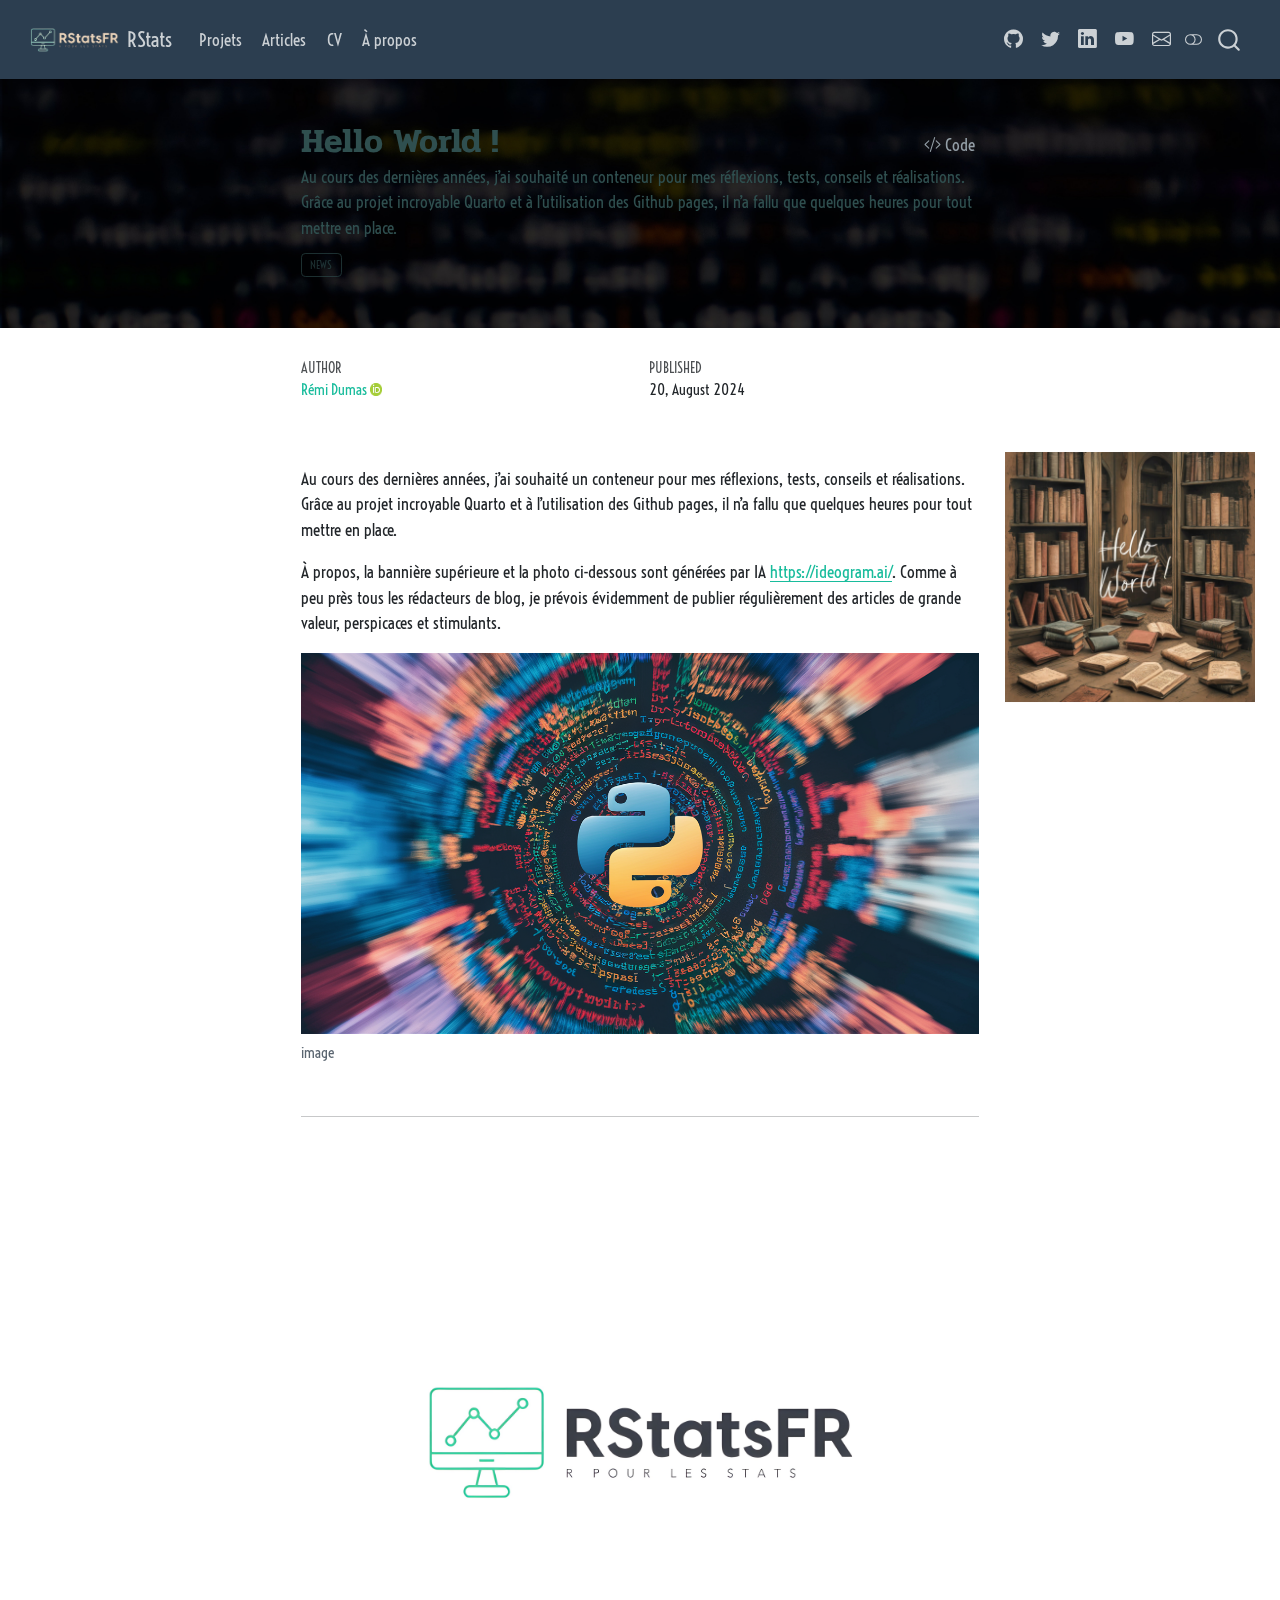
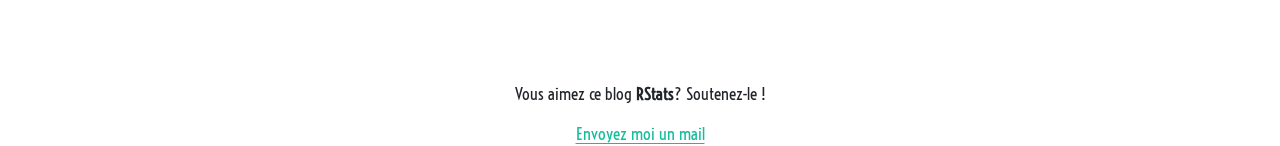
<file: posts/hello-world/index.html>
<!DOCTYPE html>
<html xmlns="http://www.w3.org/1999/xhtml" lang="en" xml:lang="en"><head>

<meta charset="utf-8">
<meta name="generator" content="quarto-1.6.39">

<meta name="viewport" content="width=device-width, initial-scale=1.0, user-scalable=yes">

<meta name="author" content="Rémi Dumas">
<meta name="description" content="Au cours des dernières années, j’ai souhaité un conteneur pour mes réflexions, tests, conseils et réalisations. Grâce au projet incroyable Quarto et à l’utilisation des Github pages, il n’a fallu que quelques heures pour tout mettre en place.">

<title>Hello World ! – RStats</title>
<style>
code{white-space: pre-wrap;}
span.smallcaps{font-variant: small-caps;}
div.columns{display: flex; gap: min(4vw, 1.5em);}
div.column{flex: auto; overflow-x: auto;}
div.hanging-indent{margin-left: 1.5em; text-indent: -1.5em;}
ul.task-list{list-style: none;}
ul.task-list li input[type="checkbox"] {
  width: 0.8em;
  margin: 0 0.8em 0.2em -1em; /* quarto-specific, see https://github.com/quarto-dev/quarto-cli/issues/4556 */ 
  vertical-align: middle;
}
/* CSS for syntax highlighting */
pre > code.sourceCode { white-space: pre; position: relative; }
pre > code.sourceCode > span { line-height: 1.25; }
pre > code.sourceCode > span:empty { height: 1.2em; }
.sourceCode { overflow: visible; }
code.sourceCode > span { color: inherit; text-decoration: inherit; }
div.sourceCode { margin: 1em 0; }
pre.sourceCode { margin: 0; }
@media screen {
div.sourceCode { overflow: auto; }
}
@media print {
pre > code.sourceCode { white-space: pre-wrap; }
pre > code.sourceCode > span { display: inline-block; text-indent: -5em; padding-left: 5em; }
}
pre.numberSource code
  { counter-reset: source-line 0; }
pre.numberSource code > span
  { position: relative; left: -4em; counter-increment: source-line; }
pre.numberSource code > span > a:first-child::before
  { content: counter(source-line);
    position: relative; left: -1em; text-align: right; vertical-align: baseline;
    border: none; display: inline-block;
    -webkit-touch-callout: none; -webkit-user-select: none;
    -khtml-user-select: none; -moz-user-select: none;
    -ms-user-select: none; user-select: none;
    padding: 0 4px; width: 4em;
  }
pre.numberSource { margin-left: 3em;  padding-left: 4px; }
div.sourceCode
  {   }
@media screen {
pre > code.sourceCode > span > a:first-child::before { text-decoration: underline; }
}
</style>


<script src="../../site_libs/quarto-nav/quarto-nav.js"></script>
<script src="../../site_libs/clipboard/clipboard.min.js"></script>
<script src="../../site_libs/quarto-search/autocomplete.umd.js"></script>
<script src="../../site_libs/quarto-search/fuse.min.js"></script>
<script src="../../site_libs/quarto-search/quarto-search.js"></script>
<meta name="quarto:offset" content="../../">
<link href="../../img/favicon.png" rel="icon" type="image/png">
<script src="../../site_libs/quarto-html/quarto.js"></script>
<script src="../../site_libs/quarto-html/popper.min.js"></script>
<script src="../../site_libs/quarto-html/tippy.umd.min.js"></script>
<script src="../../site_libs/quarto-html/anchor.min.js"></script>
<link href="../../site_libs/quarto-html/tippy.css" rel="stylesheet">
<link href="../../site_libs/quarto-html/quarto-syntax-highlighting-0626ff4d7a71b55c8707dcae1d04a9b6.css" rel="stylesheet" class="quarto-color-scheme" id="quarto-text-highlighting-styles">
<link href="../../site_libs/quarto-html/quarto-syntax-highlighting-dark-e25cc82807363e79c52e96bc8b7855f1.css" rel="prefetch" class="quarto-color-scheme quarto-color-alternate" id="quarto-text-highlighting-styles">
<script src="../../site_libs/bootstrap/bootstrap.min.js"></script>
<link href="../../site_libs/bootstrap/bootstrap-icons.css" rel="stylesheet">
<link href="../../site_libs/bootstrap/bootstrap-55dcbe40fb3397d5a1633a124a5f25e4.min.css" rel="stylesheet" append-hash="true" class="quarto-color-scheme" id="quarto-bootstrap" data-mode="light">
<link href="../../site_libs/bootstrap/bootstrap-dark-050c2760ed96546d91b33b5dd106415f.min.css" rel="prefetch" append-hash="true" class="quarto-color-scheme quarto-color-alternate" id="quarto-bootstrap" data-mode="dark">
<script id="quarto-search-options" type="application/json">{
  "location": "navbar",
  "copy-button": false,
  "collapse-after": 3,
  "panel-placement": "end",
  "type": "overlay",
  "limit": 50,
  "keyboard-shortcut": [
    "f",
    "/",
    "s"
  ],
  "show-item-context": false,
  "language": {
    "search-no-results-text": "No results",
    "search-matching-documents-text": "matching documents",
    "search-copy-link-title": "Copy link to search",
    "search-hide-matches-text": "Hide additional matches",
    "search-more-match-text": "more match in this document",
    "search-more-matches-text": "more matches in this document",
    "search-clear-button-title": "Clear",
    "search-text-placeholder": "",
    "search-detached-cancel-button-title": "Cancel",
    "search-submit-button-title": "Submit",
    "search-label": "Search"
  }
}</script>
<style>

      .quarto-title-block .quarto-title-banner h1,
      .quarto-title-block .quarto-title-banner h2,
      .quarto-title-block .quarto-title-banner h3,
      .quarto-title-block .quarto-title-banner h4,
      .quarto-title-block .quarto-title-banner h5,
      .quarto-title-block .quarto-title-banner h6
      {
        color: #2F4F4F;
      }

      .quarto-title-block .quarto-title-banner {
        color: #2F4F4F;
background-image: url(hello-world-bg.jpg);
background-size: cover;
      }
</style>
<style>
@import url('https://fonts.googleapis.com/css2?family=Voltaire&display=swap');
@import url('https://fonts.googleapis.com/css2?family=Fira+Code:wght@300..700&display=swap')
</style>
<script>
MathJax = {
    tex: {
        tags: 'ams'  // should be 'ams', 'none', or 'all'
    },
    output: {
        font: 'mathjax-fira'
    }
};
</script>


</head>

<body class="floating nav-fixed">

<div id="quarto-search-results"></div>
  <header id="quarto-header" class="headroom fixed-top quarto-banner">
    <nav class="navbar navbar-expand-lg " data-bs-theme="dark">
      <div class="navbar-container container-fluid">
      <div class="navbar-brand-container mx-auto">
    <a href="../../index.html" class="navbar-brand navbar-brand-logo">
    <img src="../../img/my_image.png" alt="" class="navbar-logo">
    </a>
    <a class="navbar-brand" href="../../index.html">
    <span class="navbar-title">RStats</span>
    </a>
  </div>
            <div id="quarto-search" class="" title="Search"></div>
          <button class="navbar-toggler" type="button" data-bs-toggle="collapse" data-bs-target="#navbarCollapse" aria-controls="navbarCollapse" role="menu" aria-expanded="false" aria-label="Toggle navigation" onclick="if (window.quartoToggleHeadroom) { window.quartoToggleHeadroom(); }">
  <span class="navbar-toggler-icon"></span>
</button>
          <div class="collapse navbar-collapse" id="navbarCollapse">
            <ul class="navbar-nav navbar-nav-scroll me-auto">
  <li class="nav-item">
    <a class="nav-link" href="../../projects/index.html"> 
<span class="menu-text">Projets</span></a>
  </li>  
  <li class="nav-item">
    <a class="nav-link" href="../../index.html"> 
<span class="menu-text">Articles</span></a>
  </li>  
  <li class="nav-item">
    <a class="nav-link" href="../../cv/index.html"> 
<span class="menu-text">CV</span></a>
  </li>  
  <li class="nav-item">
    <a class="nav-link" href="../../about.html"> 
<span class="menu-text">À propos</span></a>
  </li>  
</ul>
            <ul class="navbar-nav navbar-nav-scroll ms-auto">
  <li class="nav-item compact">
    <a class="nav-link" href="https://github.com/RemiDumas/RStats"> <i class="bi bi-github" role="img">
</i> 
<span class="menu-text"></span></a>
  </li>  
  <li class="nav-item compact">
    <a class="nav-link" href="https://twitter.com/RStats"> <i class="bi bi-twitter" role="img">
</i> 
<span class="menu-text"></span></a>
  </li>  
  <li class="nav-item compact">
    <a class="nav-link" href="https://www.linkedin.com/in/remi-dumas-06b81488/"> <i class="bi bi-linkedin" role="img">
</i> 
<span class="menu-text"></span></a>
  </li>  
  <li class="nav-item compact">
    <a class="nav-link" href="https://www.youtube.com/channel/UCiBfVCpuflUSKumU6ekHOfg"> <i class="bi bi-youtube" role="img">
</i> 
<span class="menu-text"></span></a>
  </li>  
  <li class="nav-item compact">
    <a class="nav-link" href="mailto:remi.dumas@gmail.com"> <i class="bi bi-envelope" role="img" aria-label="email">
</i> 
<span class="menu-text"></span></a>
  </li>  
</ul>
          </div> <!-- /navcollapse -->
            <div class="quarto-navbar-tools">
  <a href="" class="quarto-color-scheme-toggle quarto-navigation-tool  px-1" onclick="window.quartoToggleColorScheme(); return false;" title="Toggle dark mode"><i class="bi"></i></a>
</div>
      </div> <!-- /container-fluid -->
    </nav>
</header>
<!-- content -->
<header id="title-block-header" class="quarto-title-block default blog-post page-columns page-full">
  <div class="quarto-title-banner page-columns page-full">
    <div class="quarto-title column-body">
      <div class="quarto-title-block"><div><h1 class="title">Hello World !</h1><button type="button" class="btn code-tools-button" id="quarto-code-tools-source"><i class="bi"></i> Code</button></div></div>
                  <div>
        <div class="description">
          Au cours des dernières années, j’ai souhaité un conteneur pour mes réflexions, tests, conseils et réalisations. Grâce au projet incroyable Quarto et à l’utilisation des Github pages, il n’a fallu que quelques heures pour tout mettre en place.
        </div>
      </div>
                          <div class="quarto-categories">
                <div class="quarto-category">news</div>
              </div>
                  </div>
  </div>
    
  
  <div class="quarto-title-meta">

      <div>
      <div class="quarto-title-meta-heading">Author</div>
      <div class="quarto-title-meta-contents">
               <p><a href="https://remidumas.github.io/RStats/">Rémi Dumas</a> <a href="https://orcid.org/0009-0006-0434-7193" class="quarto-title-author-orcid"> <img src="[data-uri]"></a></p>
            </div>
    </div>
      
      <div>
      <div class="quarto-title-meta-heading">Published</div>
      <div class="quarto-title-meta-contents">
        <p class="date">20, August 2024</p>
      </div>
    </div>
    
      
    </div>
    
  
  </header><div id="quarto-content" class="quarto-container page-columns page-rows-contents page-layout-article page-navbar">
<!-- sidebar -->
  <nav id="quarto-sidebar" class="sidebar collapse collapse-horizontal quarto-sidebar-collapse-item sidebar-navigation floating overflow-auto">
    
</nav>
<div id="quarto-sidebar-glass" class="quarto-sidebar-collapse-item" data-bs-toggle="collapse" data-bs-target=".quarto-sidebar-collapse-item"></div>
<!-- margin-sidebar -->
    <div id="quarto-margin-sidebar" class="sidebar margin-sidebar zindex-bottom">
    </div>
<!-- main -->
<main class="content quarto-banner-title-block page-columns page-full" id="quarto-document-content">
<div class="no-row-height column-margin column-container">
  <div class="">
    <img src="hello-world-thumbnail.png" style="width:100%">
  </div>
</div>





<p>Au cours des dernières années, j’ai souhaité un conteneur pour mes réflexions, tests, conseils et réalisations. Grâce au projet incroyable Quarto et à l’utilisation des Github pages, il n’a fallu que quelques heures pour tout mettre en place.</p>
<p>À propos, la bannière supérieure et la photo ci-dessous sont générées par IA <a href="https://ideogram.ai/">https://ideogram.ai/</a>. Comme à peu près tous les rédacteurs de blog, je prévois évidemment de publier régulièrement des articles de grande valeur, perspicaces et stimulants.</p>
<div class="quarto-figure quarto-figure-center">
<figure class="figure">
<p><img src="code.png" class="img-fluid figure-img"></p>
<figcaption>image</figcaption>
</figure>
</div>


<!-- -->


</main> <!-- /main -->
<hr>

<span style="margin-top:20px; margin-bottom: 20px"></span>

<img style="width:100%;" src="../../img/my_image.jpg">

<p style="margin: auto"> Vous aimez ce blog <b>RStats</b>? Soutenez-le !</p>
<p style="margin: auto"><a href="mailto:remi.dumas@gmail.com">Envoyez moi un mail</a></p>
<script id="quarto-html-after-body" type="application/javascript">
window.document.addEventListener("DOMContentLoaded", function (event) {
  const toggleBodyColorMode = (bsSheetEl) => {
    const mode = bsSheetEl.getAttribute("data-mode");
    const bodyEl = window.document.querySelector("body");
    if (mode === "dark") {
      bodyEl.classList.add("quarto-dark");
      bodyEl.classList.remove("quarto-light");
    } else {
      bodyEl.classList.add("quarto-light");
      bodyEl.classList.remove("quarto-dark");
    }
  }
  const toggleBodyColorPrimary = () => {
    const bsSheetEl = window.document.querySelector("link#quarto-bootstrap");
    if (bsSheetEl) {
      toggleBodyColorMode(bsSheetEl);
    }
  }
  toggleBodyColorPrimary();  
  const disableStylesheet = (stylesheets) => {
    for (let i=0; i < stylesheets.length; i++) {
      const stylesheet = stylesheets[i];
      stylesheet.rel = 'prefetch';
    }
  }
  const enableStylesheet = (stylesheets) => {
    for (let i=0; i < stylesheets.length; i++) {
      const stylesheet = stylesheets[i];
      stylesheet.rel = 'stylesheet';
    }
  }
  const manageTransitions = (selector, allowTransitions) => {
    const els = window.document.querySelectorAll(selector);
    for (let i=0; i < els.length; i++) {
      const el = els[i];
      if (allowTransitions) {
        el.classList.remove('notransition');
      } else {
        el.classList.add('notransition');
      }
    }
  }
  const toggleGiscusIfUsed = (isAlternate, darkModeDefault) => {
    const baseTheme = document.querySelector('#giscus-base-theme')?.value ?? 'light';
    const alternateTheme = document.querySelector('#giscus-alt-theme')?.value ?? 'dark';
    let newTheme = '';
    if(darkModeDefault) {
      newTheme = isAlternate ? baseTheme : alternateTheme;
    } else {
      newTheme = isAlternate ? alternateTheme : baseTheme;
    }
    const changeGiscusTheme = () => {
      // From: https://github.com/giscus/giscus/issues/336
      const sendMessage = (message) => {
        const iframe = document.querySelector('iframe.giscus-frame');
        if (!iframe) return;
        iframe.contentWindow.postMessage({ giscus: message }, 'https://giscus.app');
      }
      sendMessage({
        setConfig: {
          theme: newTheme
        }
      });
    }
    const isGiscussLoaded = window.document.querySelector('iframe.giscus-frame') !== null;
    if (isGiscussLoaded) {
      changeGiscusTheme();
    }
  }
  const toggleColorMode = (alternate) => {
    // Switch the stylesheets
    const alternateStylesheets = window.document.querySelectorAll('link.quarto-color-scheme.quarto-color-alternate');
    manageTransitions('#quarto-margin-sidebar .nav-link', false);
    if (alternate) {
      enableStylesheet(alternateStylesheets);
      for (const sheetNode of alternateStylesheets) {
        if (sheetNode.id === "quarto-bootstrap") {
          toggleBodyColorMode(sheetNode);
        }
      }
    } else {
      disableStylesheet(alternateStylesheets);
      toggleBodyColorPrimary();
    }
    manageTransitions('#quarto-margin-sidebar .nav-link', true);
    // Switch the toggles
    const toggles = window.document.querySelectorAll('.quarto-color-scheme-toggle');
    for (let i=0; i < toggles.length; i++) {
      const toggle = toggles[i];
      if (toggle) {
        if (alternate) {
          toggle.classList.add("alternate");     
        } else {
          toggle.classList.remove("alternate");
        }
      }
    }
    // Hack to workaround the fact that safari doesn't
    // properly recolor the scrollbar when toggling (#1455)
    if (navigator.userAgent.indexOf('Safari') > 0 && navigator.userAgent.indexOf('Chrome') == -1) {
      manageTransitions("body", false);
      window.scrollTo(0, 1);
      setTimeout(() => {
        window.scrollTo(0, 0);
        manageTransitions("body", true);
      }, 40);  
    }
  }
  const isFileUrl = () => { 
    return window.location.protocol === 'file:';
  }
  const hasAlternateSentinel = () => {  
    let styleSentinel = getColorSchemeSentinel();
    if (styleSentinel !== null) {
      return styleSentinel === "alternate";
    } else {
      return false;
    }
  }
  const setStyleSentinel = (alternate) => {
    const value = alternate ? "alternate" : "default";
    if (!isFileUrl()) {
      window.localStorage.setItem("quarto-color-scheme", value);
    } else {
      localAlternateSentinel = value;
    }
  }
  const getColorSchemeSentinel = () => {
    if (!isFileUrl()) {
      const storageValue = window.localStorage.getItem("quarto-color-scheme");
      return storageValue != null ? storageValue : localAlternateSentinel;
    } else {
      return localAlternateSentinel;
    }
  }
  const darkModeDefault = false;
  let localAlternateSentinel = darkModeDefault ? 'alternate' : 'default';
  // Dark / light mode switch
  window.quartoToggleColorScheme = () => {
    // Read the current dark / light value 
    let toAlternate = !hasAlternateSentinel();
    toggleColorMode(toAlternate);
    setStyleSentinel(toAlternate);
    toggleGiscusIfUsed(toAlternate, darkModeDefault);
  };
  // Ensure there is a toggle, if there isn't float one in the top right
  if (window.document.querySelector('.quarto-color-scheme-toggle') === null) {
    const a = window.document.createElement('a');
    a.classList.add('top-right');
    a.classList.add('quarto-color-scheme-toggle');
    a.href = "";
    a.onclick = function() { try { window.quartoToggleColorScheme(); } catch {} return false; };
    const i = window.document.createElement("i");
    i.classList.add('bi');
    a.appendChild(i);
    window.document.body.appendChild(a);
  }
  // Switch to dark mode if need be
  if (hasAlternateSentinel()) {
    toggleColorMode(true);
  } else {
    toggleColorMode(false);
  }
  const icon = "";
  const anchorJS = new window.AnchorJS();
  anchorJS.options = {
    placement: 'right',
    icon: icon
  };
  anchorJS.add('.anchored');
  const isCodeAnnotation = (el) => {
    for (const clz of el.classList) {
      if (clz.startsWith('code-annotation-')) {                     
        return true;
      }
    }
    return false;
  }
  const onCopySuccess = function(e) {
    // button target
    const button = e.trigger;
    // don't keep focus
    button.blur();
    // flash "checked"
    button.classList.add('code-copy-button-checked');
    var currentTitle = button.getAttribute("title");
    button.setAttribute("title", "Copied!");
    let tooltip;
    if (window.bootstrap) {
      button.setAttribute("data-bs-toggle", "tooltip");
      button.setAttribute("data-bs-placement", "left");
      button.setAttribute("data-bs-title", "Copied!");
      tooltip = new bootstrap.Tooltip(button, 
        { trigger: "manual", 
          customClass: "code-copy-button-tooltip",
          offset: [0, -8]});
      tooltip.show();    
    }
    setTimeout(function() {
      if (tooltip) {
        tooltip.hide();
        button.removeAttribute("data-bs-title");
        button.removeAttribute("data-bs-toggle");
        button.removeAttribute("data-bs-placement");
      }
      button.setAttribute("title", currentTitle);
      button.classList.remove('code-copy-button-checked');
    }, 1000);
    // clear code selection
    e.clearSelection();
  }
  const getTextToCopy = function(trigger) {
      const codeEl = trigger.previousElementSibling.cloneNode(true);
      for (const childEl of codeEl.children) {
        if (isCodeAnnotation(childEl)) {
          childEl.remove();
        }
      }
      return codeEl.innerText;
  }
  const clipboard = new window.ClipboardJS('.code-copy-button:not([data-in-quarto-modal])', {
    text: getTextToCopy
  });
  clipboard.on('success', onCopySuccess);
  if (window.document.getElementById('quarto-embedded-source-code-modal')) {
    const clipboardModal = new window.ClipboardJS('.code-copy-button[data-in-quarto-modal]', {
      text: getTextToCopy,
      container: window.document.getElementById('quarto-embedded-source-code-modal')
    });
    clipboardModal.on('success', onCopySuccess);
  }
  const viewSource = window.document.getElementById('quarto-view-source') ||
                     window.document.getElementById('quarto-code-tools-source');
  if (viewSource) {
    const sourceUrl = viewSource.getAttribute("data-quarto-source-url");
    viewSource.addEventListener("click", function(e) {
      if (sourceUrl) {
        // rstudio viewer pane
        if (/\bcapabilities=\b/.test(window.location)) {
          window.open(sourceUrl);
        } else {
          window.location.href = sourceUrl;
        }
      } else {
        const modal = new bootstrap.Modal(document.getElementById('quarto-embedded-source-code-modal'));
        modal.show();
      }
      return false;
    });
  }
  function toggleCodeHandler(show) {
    return function(e) {
      const detailsSrc = window.document.querySelectorAll(".cell > details > .sourceCode");
      for (let i=0; i<detailsSrc.length; i++) {
        const details = detailsSrc[i].parentElement;
        if (show) {
          details.open = true;
        } else {
          details.removeAttribute("open");
        }
      }
      const cellCodeDivs = window.document.querySelectorAll(".cell > .sourceCode");
      const fromCls = show ? "hidden" : "unhidden";
      const toCls = show ? "unhidden" : "hidden";
      for (let i=0; i<cellCodeDivs.length; i++) {
        const codeDiv = cellCodeDivs[i];
        if (codeDiv.classList.contains(fromCls)) {
          codeDiv.classList.remove(fromCls);
          codeDiv.classList.add(toCls);
        } 
      }
      return false;
    }
  }
  const hideAllCode = window.document.getElementById("quarto-hide-all-code");
  if (hideAllCode) {
    hideAllCode.addEventListener("click", toggleCodeHandler(false));
  }
  const showAllCode = window.document.getElementById("quarto-show-all-code");
  if (showAllCode) {
    showAllCode.addEventListener("click", toggleCodeHandler(true));
  }
    var localhostRegex = new RegExp(/^(?:http|https):\/\/localhost\:?[0-9]*\//);
    var mailtoRegex = new RegExp(/^mailto:/);
      var filterRegex = new RegExp("https:\/\/RemiDumas\.github\.io\/RStats\/");
    var isInternal = (href) => {
        return filterRegex.test(href) || localhostRegex.test(href) || mailtoRegex.test(href);
    }
    // Inspect non-navigation links and adorn them if external
 	var links = window.document.querySelectorAll('a[href]:not(.nav-link):not(.navbar-brand):not(.toc-action):not(.sidebar-link):not(.sidebar-item-toggle):not(.pagination-link):not(.no-external):not([aria-hidden]):not(.dropdown-item):not(.quarto-navigation-tool):not(.about-link)');
    for (var i=0; i<links.length; i++) {
      const link = links[i];
      if (!isInternal(link.href)) {
        // undo the damage that might have been done by quarto-nav.js in the case of
        // links that we want to consider external
        if (link.dataset.originalHref !== undefined) {
          link.href = link.dataset.originalHref;
        }
      }
    }
  function tippyHover(el, contentFn, onTriggerFn, onUntriggerFn) {
    const config = {
      allowHTML: true,
      maxWidth: 500,
      delay: 100,
      arrow: false,
      appendTo: function(el) {
          return el.parentElement;
      },
      interactive: true,
      interactiveBorder: 10,
      theme: 'quarto',
      placement: 'bottom-start',
    };
    if (contentFn) {
      config.content = contentFn;
    }
    if (onTriggerFn) {
      config.onTrigger = onTriggerFn;
    }
    if (onUntriggerFn) {
      config.onUntrigger = onUntriggerFn;
    }
    window.tippy(el, config); 
  }
  const noterefs = window.document.querySelectorAll('a[role="doc-noteref"]');
  for (var i=0; i<noterefs.length; i++) {
    const ref = noterefs[i];
    tippyHover(ref, function() {
      // use id or data attribute instead here
      let href = ref.getAttribute('data-footnote-href') || ref.getAttribute('href');
      try { href = new URL(href).hash; } catch {}
      const id = href.replace(/^#\/?/, "");
      const note = window.document.getElementById(id);
      if (note) {
        return note.innerHTML;
      } else {
        return "";
      }
    });
  }
  const xrefs = window.document.querySelectorAll('a.quarto-xref');
  const processXRef = (id, note) => {
    // Strip column container classes
    const stripColumnClz = (el) => {
      el.classList.remove("page-full", "page-columns");
      if (el.children) {
        for (const child of el.children) {
          stripColumnClz(child);
        }
      }
    }
    stripColumnClz(note)
    if (id === null || id.startsWith('sec-')) {
      // Special case sections, only their first couple elements
      const container = document.createElement("div");
      if (note.children && note.children.length > 2) {
        container.appendChild(note.children[0].cloneNode(true));
        for (let i = 1; i < note.children.length; i++) {
          const child = note.children[i];
          if (child.tagName === "P" && child.innerText === "") {
            continue;
          } else {
            container.appendChild(child.cloneNode(true));
            break;
          }
        }
        if (window.Quarto?.typesetMath) {
          window.Quarto.typesetMath(container);
        }
        return container.innerHTML
      } else {
        if (window.Quarto?.typesetMath) {
          window.Quarto.typesetMath(note);
        }
        return note.innerHTML;
      }
    } else {
      // Remove any anchor links if they are present
      const anchorLink = note.querySelector('a.anchorjs-link');
      if (anchorLink) {
        anchorLink.remove();
      }
      if (window.Quarto?.typesetMath) {
        window.Quarto.typesetMath(note);
      }
      if (note.classList.contains("callout")) {
        return note.outerHTML;
      } else {
        return note.innerHTML;
      }
    }
  }
  for (var i=0; i<xrefs.length; i++) {
    const xref = xrefs[i];
    tippyHover(xref, undefined, function(instance) {
      instance.disable();
      let url = xref.getAttribute('href');
      let hash = undefined; 
      if (url.startsWith('#')) {
        hash = url;
      } else {
        try { hash = new URL(url).hash; } catch {}
      }
      if (hash) {
        const id = hash.replace(/^#\/?/, "");
        const note = window.document.getElementById(id);
        if (note !== null) {
          try {
            const html = processXRef(id, note.cloneNode(true));
            instance.setContent(html);
          } finally {
            instance.enable();
            instance.show();
          }
        } else {
          // See if we can fetch this
          fetch(url.split('#')[0])
          .then(res => res.text())
          .then(html => {
            const parser = new DOMParser();
            const htmlDoc = parser.parseFromString(html, "text/html");
            const note = htmlDoc.getElementById(id);
            if (note !== null) {
              const html = processXRef(id, note);
              instance.setContent(html);
            } 
          }).finally(() => {
            instance.enable();
            instance.show();
          });
        }
      } else {
        // See if we can fetch a full url (with no hash to target)
        // This is a special case and we should probably do some content thinning / targeting
        fetch(url)
        .then(res => res.text())
        .then(html => {
          const parser = new DOMParser();
          const htmlDoc = parser.parseFromString(html, "text/html");
          const note = htmlDoc.querySelector('main.content');
          if (note !== null) {
            // This should only happen for chapter cross references
            // (since there is no id in the URL)
            // remove the first header
            if (note.children.length > 0 && note.children[0].tagName === "HEADER") {
              note.children[0].remove();
            }
            const html = processXRef(null, note);
            instance.setContent(html);
          } 
        }).finally(() => {
          instance.enable();
          instance.show();
        });
      }
    }, function(instance) {
    });
  }
      let selectedAnnoteEl;
      const selectorForAnnotation = ( cell, annotation) => {
        let cellAttr = 'data-code-cell="' + cell + '"';
        let lineAttr = 'data-code-annotation="' +  annotation + '"';
        const selector = 'span[' + cellAttr + '][' + lineAttr + ']';
        return selector;
      }
      const selectCodeLines = (annoteEl) => {
        const doc = window.document;
        const targetCell = annoteEl.getAttribute("data-target-cell");
        const targetAnnotation = annoteEl.getAttribute("data-target-annotation");
        const annoteSpan = window.document.querySelector(selectorForAnnotation(targetCell, targetAnnotation));
        const lines = annoteSpan.getAttribute("data-code-lines").split(",");
        const lineIds = lines.map((line) => {
          return targetCell + "-" + line;
        })
        let top = null;
        let height = null;
        let parent = null;
        if (lineIds.length > 0) {
            //compute the position of the single el (top and bottom and make a div)
            const el = window.document.getElementById(lineIds[0]);
            top = el.offsetTop;
            height = el.offsetHeight;
            parent = el.parentElement.parentElement;
          if (lineIds.length > 1) {
            const lastEl = window.document.getElementById(lineIds[lineIds.length - 1]);
            const bottom = lastEl.offsetTop + lastEl.offsetHeight;
            height = bottom - top;
          }
          if (top !== null && height !== null && parent !== null) {
            // cook up a div (if necessary) and position it 
            let div = window.document.getElementById("code-annotation-line-highlight");
            if (div === null) {
              div = window.document.createElement("div");
              div.setAttribute("id", "code-annotation-line-highlight");
              div.style.position = 'absolute';
              parent.appendChild(div);
            }
            div.style.top = top - 2 + "px";
            div.style.height = height + 4 + "px";
            div.style.left = 0;
            let gutterDiv = window.document.getElementById("code-annotation-line-highlight-gutter");
            if (gutterDiv === null) {
              gutterDiv = window.document.createElement("div");
              gutterDiv.setAttribute("id", "code-annotation-line-highlight-gutter");
              gutterDiv.style.position = 'absolute';
              const codeCell = window.document.getElementById(targetCell);
              const gutter = codeCell.querySelector('.code-annotation-gutter');
              gutter.appendChild(gutterDiv);
            }
            gutterDiv.style.top = top - 2 + "px";
            gutterDiv.style.height = height + 4 + "px";
          }
          selectedAnnoteEl = annoteEl;
        }
      };
      const unselectCodeLines = () => {
        const elementsIds = ["code-annotation-line-highlight", "code-annotation-line-highlight-gutter"];
        elementsIds.forEach((elId) => {
          const div = window.document.getElementById(elId);
          if (div) {
            div.remove();
          }
        });
        selectedAnnoteEl = undefined;
      };
        // Handle positioning of the toggle
    window.addEventListener(
      "resize",
      throttle(() => {
        elRect = undefined;
        if (selectedAnnoteEl) {
          selectCodeLines(selectedAnnoteEl);
        }
      }, 10)
    );
    function throttle(fn, ms) {
    let throttle = false;
    let timer;
      return (...args) => {
        if(!throttle) { // first call gets through
            fn.apply(this, args);
            throttle = true;
        } else { // all the others get throttled
            if(timer) clearTimeout(timer); // cancel #2
            timer = setTimeout(() => {
              fn.apply(this, args);
              timer = throttle = false;
            }, ms);
        }
      };
    }
      // Attach click handler to the DT
      const annoteDls = window.document.querySelectorAll('dt[data-target-cell]');
      for (const annoteDlNode of annoteDls) {
        annoteDlNode.addEventListener('click', (event) => {
          const clickedEl = event.target;
          if (clickedEl !== selectedAnnoteEl) {
            unselectCodeLines();
            const activeEl = window.document.querySelector('dt[data-target-cell].code-annotation-active');
            if (activeEl) {
              activeEl.classList.remove('code-annotation-active');
            }
            selectCodeLines(clickedEl);
            clickedEl.classList.add('code-annotation-active');
          } else {
            // Unselect the line
            unselectCodeLines();
            clickedEl.classList.remove('code-annotation-active');
          }
        });
      }
  const findCites = (el) => {
    const parentEl = el.parentElement;
    if (parentEl) {
      const cites = parentEl.dataset.cites;
      if (cites) {
        return {
          el,
          cites: cites.split(' ')
        };
      } else {
        return findCites(el.parentElement)
      }
    } else {
      return undefined;
    }
  };
  var bibliorefs = window.document.querySelectorAll('a[role="doc-biblioref"]');
  for (var i=0; i<bibliorefs.length; i++) {
    const ref = bibliorefs[i];
    const citeInfo = findCites(ref);
    if (citeInfo) {
      tippyHover(citeInfo.el, function() {
        var popup = window.document.createElement('div');
        citeInfo.cites.forEach(function(cite) {
          var citeDiv = window.document.createElement('div');
          citeDiv.classList.add('hanging-indent');
          citeDiv.classList.add('csl-entry');
          var biblioDiv = window.document.getElementById('ref-' + cite);
          if (biblioDiv) {
            citeDiv.innerHTML = biblioDiv.innerHTML;
          }
          popup.appendChild(citeDiv);
        });
        return popup.innerHTML;
      });
    }
  }
});
</script><div class="modal fade" id="quarto-embedded-source-code-modal" tabindex="-1" aria-labelledby="quarto-embedded-source-code-modal-label" aria-hidden="true"><div class="modal-dialog modal-dialog-scrollable"><div class="modal-content"><div class="modal-header"><h5 class="modal-title" id="quarto-embedded-source-code-modal-label">Source Code</h5><button class="btn-close" data-bs-dismiss="modal"></button></div><div class="modal-body"><div class="">
<div class="sourceCode" id="cb1" data-shortcodes="false"><pre class="sourceCode markdown code-with-copy"><code class="sourceCode markdown"><span id="cb1-1"><a href="#cb1-1" aria-hidden="true" tabindex="-1"></a><span class="co">---</span></span>
<span id="cb1-2"><a href="#cb1-2" aria-hidden="true" tabindex="-1"></a><span class="an">title:</span><span class="co"> "Hello World !"</span></span>
<span id="cb1-3"><a href="#cb1-3" aria-hidden="true" tabindex="-1"></a><span class="an">description:</span><span class="co"> "Au cours des dernières années, j'ai souhaité un conteneur pour mes réflexions, tests, conseils et réalisations. Grâce au projet incroyable Quarto et à l'utilisation des Github pages, il n'a fallu que quelques heures pour tout mettre en place."</span></span>
<span id="cb1-4"><a href="#cb1-4" aria-hidden="true" tabindex="-1"></a><span class="an">date:</span><span class="co"> 2024-08-20</span></span>
<span id="cb1-5"><a href="#cb1-5" aria-hidden="true" tabindex="-1"></a><span class="an">date-format:</span><span class="co"> "DD, MMMM YYYY"</span></span>
<span id="cb1-6"><a href="#cb1-6" aria-hidden="true" tabindex="-1"></a><span class="an">categories:</span><span class="co"> </span></span>
<span id="cb1-7"><a href="#cb1-7" aria-hidden="true" tabindex="-1"></a><span class="co">  - news</span></span>
<span id="cb1-8"><a href="#cb1-8" aria-hidden="true" tabindex="-1"></a><span class="an">image:</span><span class="co"> hello-world-thumbnail.png</span></span>
<span id="cb1-9"><a href="#cb1-9" aria-hidden="true" tabindex="-1"></a><span class="an">reference-location:</span><span class="co"> margin</span></span>
<span id="cb1-10"><a href="#cb1-10" aria-hidden="true" tabindex="-1"></a><span class="an">draft:</span><span class="co"> false</span></span>
<span id="cb1-11"><a href="#cb1-11" aria-hidden="true" tabindex="-1"></a><span class="an">title-block-banner:</span><span class="co"> hello-world-bg.jpg</span></span>
<span id="cb1-12"><a href="#cb1-12" aria-hidden="true" tabindex="-1"></a></span>
<span id="cb1-13"><a href="#cb1-13" aria-hidden="true" tabindex="-1"></a><span class="an">format:</span></span>
<span id="cb1-14"><a href="#cb1-14" aria-hidden="true" tabindex="-1"></a><span class="co">  html:</span></span>
<span id="cb1-15"><a href="#cb1-15" aria-hidden="true" tabindex="-1"></a><span class="co">    include-before-body: ../../html/margin_image.html</span></span>
<span id="cb1-16"><a href="#cb1-16" aria-hidden="true" tabindex="-1"></a><span class="co">    include-after-body: ../../html/blog_footer.html</span></span>
<span id="cb1-17"><a href="#cb1-17" aria-hidden="true" tabindex="-1"></a><span class="co">---</span></span>
<span id="cb1-18"><a href="#cb1-18" aria-hidden="true" tabindex="-1"></a></span>
<span id="cb1-19"><a href="#cb1-19" aria-hidden="true" tabindex="-1"></a>Au cours des dernières années, j'ai souhaité un conteneur pour mes réflexions, tests, conseils et réalisations. Grâce au projet incroyable Quarto et à l'utilisation des Github pages, il n'a fallu que quelques heures pour tout mettre en place.</span>
<span id="cb1-20"><a href="#cb1-20" aria-hidden="true" tabindex="-1"></a></span>
<span id="cb1-21"><a href="#cb1-21" aria-hidden="true" tabindex="-1"></a>À propos, la bannière supérieure et la photo ci-dessous sont générées par IA <span class="co">[</span><span class="ot">https://ideogram.ai/</span><span class="co">](https://ideogram.ai/)</span>.</span>
<span id="cb1-22"><a href="#cb1-22" aria-hidden="true" tabindex="-1"></a>Comme à peu près tous les rédacteurs de blog, je prévois évidemment de publier régulièrement des articles de grande valeur, perspicaces et stimulants. </span>
<span id="cb1-23"><a href="#cb1-23" aria-hidden="true" tabindex="-1"></a></span>
<span id="cb1-24"><a href="#cb1-24" aria-hidden="true" tabindex="-1"></a><span class="al">![image](code.png)</span></span></code><button title="Copy to Clipboard" class="code-copy-button" data-in-quarto-modal=""><i class="bi"></i></button></pre></div>
</div></div></div></div></div>
</div> <!-- /content -->




</body></html>
</file>
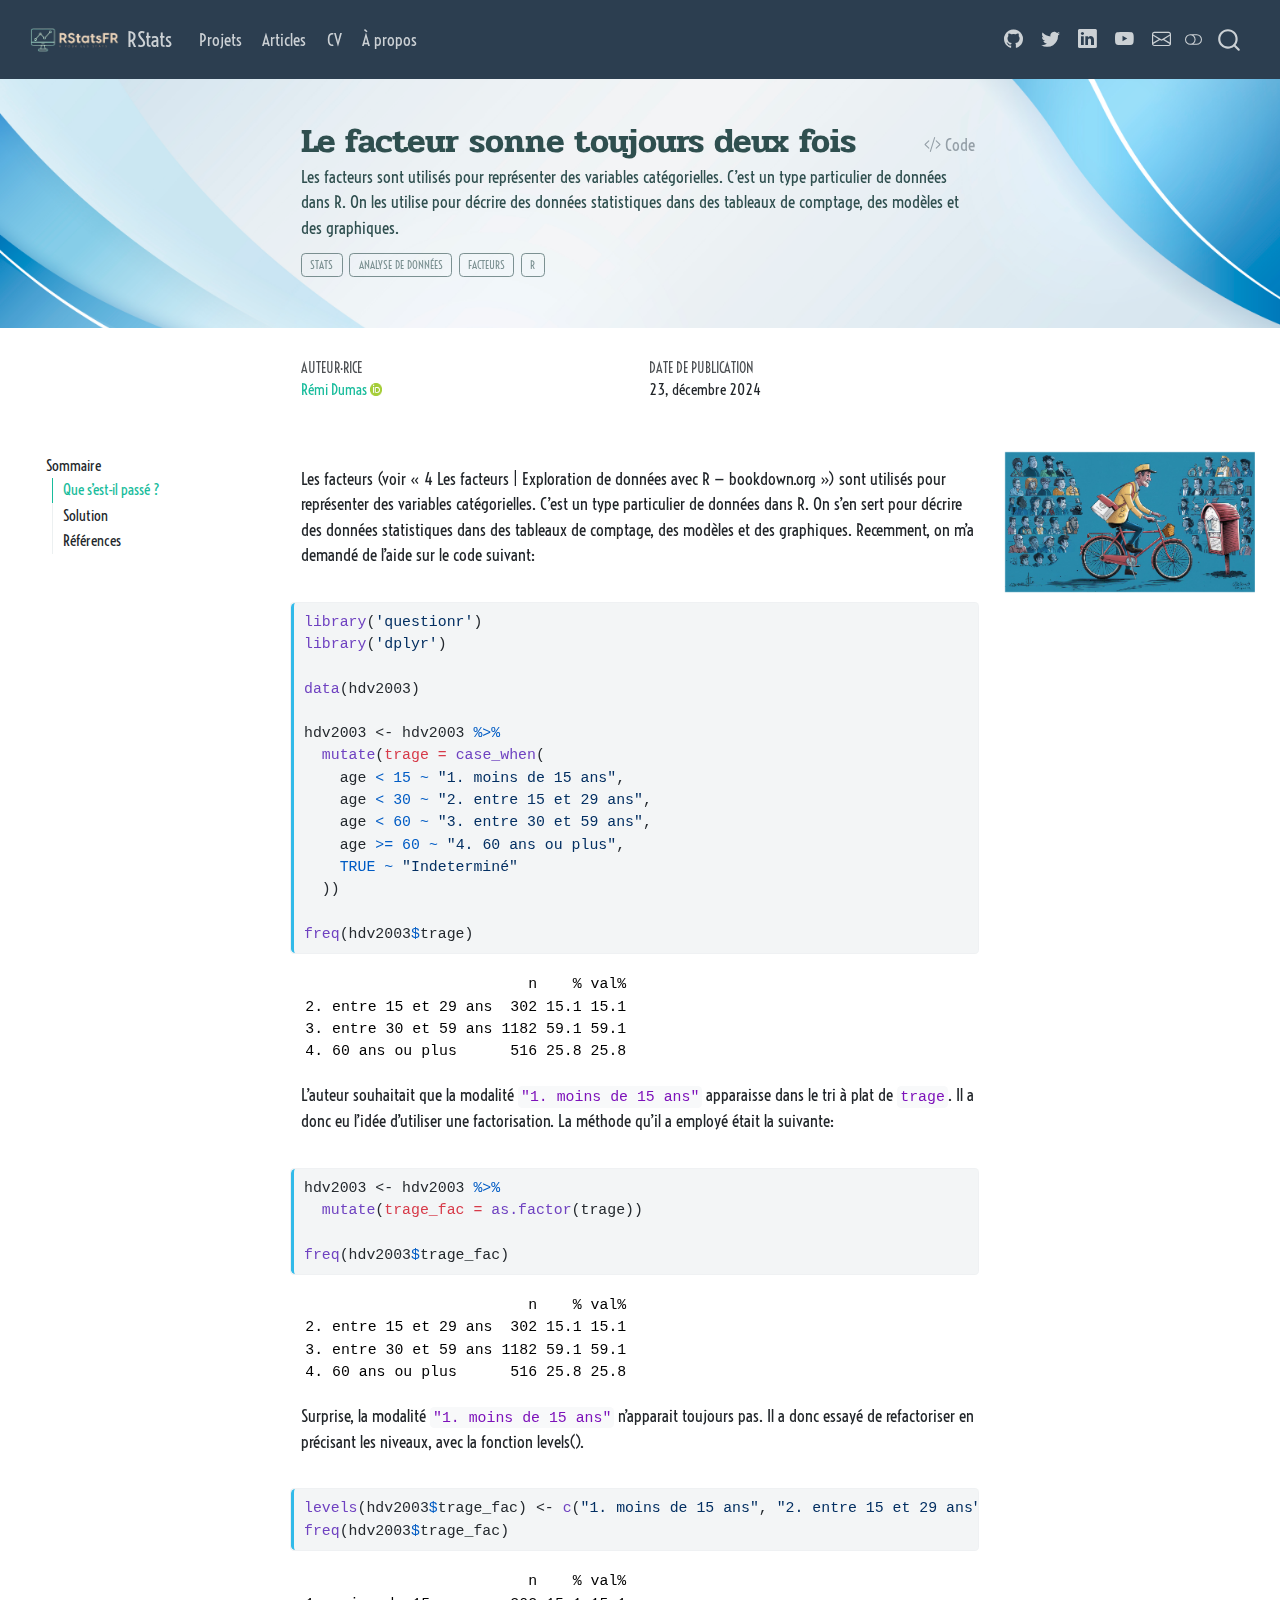
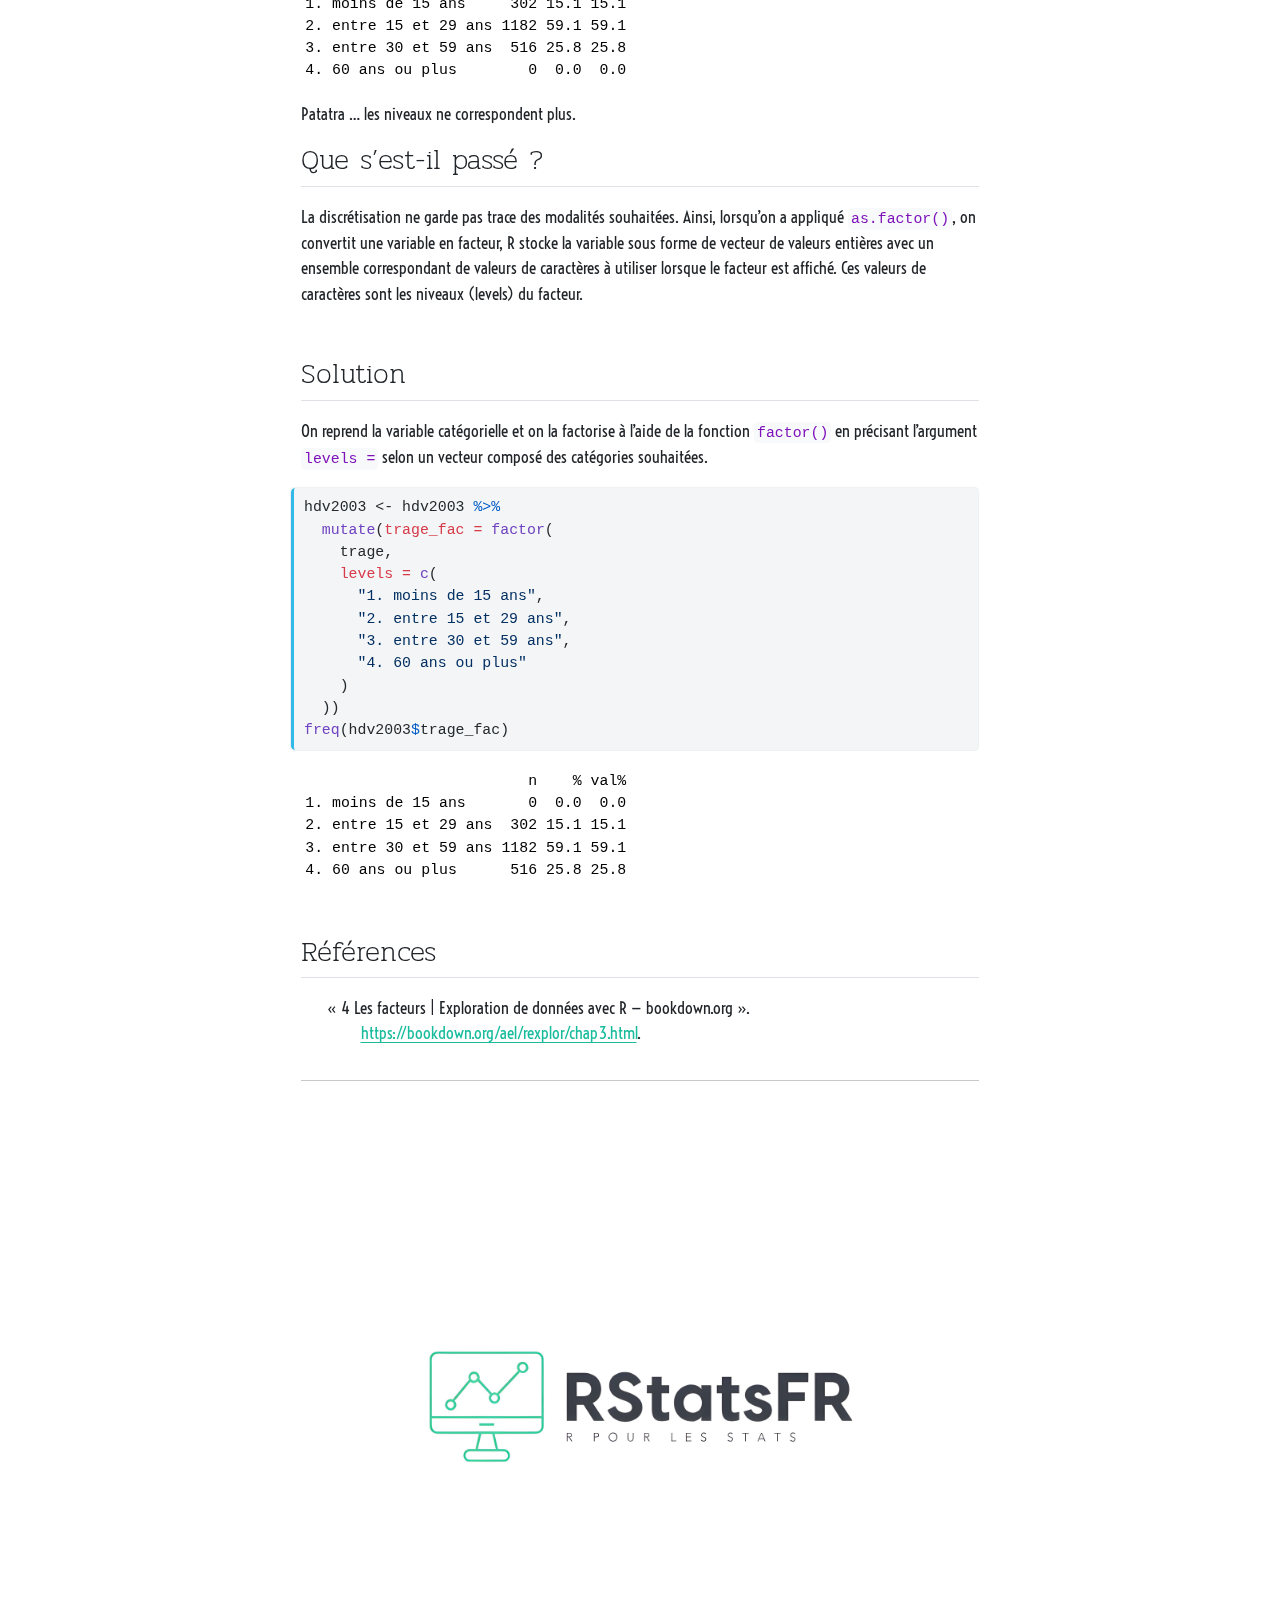
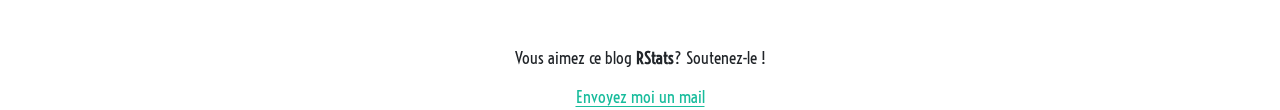
<file: posts/Le facteur sonne toujours deux fois/index.html>
<!DOCTYPE html>
<html xmlns="http://www.w3.org/1999/xhtml" lang="fr" xml:lang="fr"><head>

<meta charset="utf-8">
<meta name="generator" content="quarto-1.6.39">

<meta name="viewport" content="width=device-width, initial-scale=1.0, user-scalable=yes">

<meta name="author" content="Rémi Dumas">
<meta name="description" content="Les facteurs sont utilisés pour représenter des variables catégorielles. C’est un type particulier de données dans R. On les utilise pour décrire des données statistiques dans des tableaux de comptage, des modèles et des graphiques.">

<title>Le facteur sonne toujours deux fois – RStats</title>
<style>
code{white-space: pre-wrap;}
span.smallcaps{font-variant: small-caps;}
div.columns{display: flex; gap: min(4vw, 1.5em);}
div.column{flex: auto; overflow-x: auto;}
div.hanging-indent{margin-left: 1.5em; text-indent: -1.5em;}
ul.task-list{list-style: none;}
ul.task-list li input[type="checkbox"] {
  width: 0.8em;
  margin: 0 0.8em 0.2em -1em; /* quarto-specific, see https://github.com/quarto-dev/quarto-cli/issues/4556 */ 
  vertical-align: middle;
}
/* CSS for syntax highlighting */
pre > code.sourceCode { white-space: pre; position: relative; }
pre > code.sourceCode > span { line-height: 1.25; }
pre > code.sourceCode > span:empty { height: 1.2em; }
.sourceCode { overflow: visible; }
code.sourceCode > span { color: inherit; text-decoration: inherit; }
div.sourceCode { margin: 1em 0; }
pre.sourceCode { margin: 0; }
@media screen {
div.sourceCode { overflow: auto; }
}
@media print {
pre > code.sourceCode { white-space: pre-wrap; }
pre > code.sourceCode > span { display: inline-block; text-indent: -5em; padding-left: 5em; }
}
pre.numberSource code
  { counter-reset: source-line 0; }
pre.numberSource code > span
  { position: relative; left: -4em; counter-increment: source-line; }
pre.numberSource code > span > a:first-child::before
  { content: counter(source-line);
    position: relative; left: -1em; text-align: right; vertical-align: baseline;
    border: none; display: inline-block;
    -webkit-touch-callout: none; -webkit-user-select: none;
    -khtml-user-select: none; -moz-user-select: none;
    -ms-user-select: none; user-select: none;
    padding: 0 4px; width: 4em;
  }
pre.numberSource { margin-left: 3em;  padding-left: 4px; }
div.sourceCode
  {   }
@media screen {
pre > code.sourceCode > span > a:first-child::before { text-decoration: underline; }
}
/* CSS for citations */
div.csl-bib-body { }
div.csl-entry {
  clear: both;
  margin-bottom: 0em;
}
.hanging-indent div.csl-entry {
  margin-left:2em;
  text-indent:-2em;
}
div.csl-left-margin {
  min-width:2em;
  float:left;
}
div.csl-right-inline {
  margin-left:2em;
  padding-left:1em;
}
div.csl-indent {
  margin-left: 2em;
}</style>


<script src="../../site_libs/quarto-nav/quarto-nav.js"></script>
<script src="../../site_libs/clipboard/clipboard.min.js"></script>
<script src="../../site_libs/quarto-search/autocomplete.umd.js"></script>
<script src="../../site_libs/quarto-search/fuse.min.js"></script>
<script src="../../site_libs/quarto-search/quarto-search.js"></script>
<meta name="quarto:offset" content="../../">
<link href="../../img/favicon.png" rel="icon" type="image/png">
<script src="../../site_libs/quarto-html/quarto.js"></script>
<script src="../../site_libs/quarto-html/popper.min.js"></script>
<script src="../../site_libs/quarto-html/tippy.umd.min.js"></script>
<script src="../../site_libs/quarto-html/anchor.min.js"></script>
<link href="../../site_libs/quarto-html/tippy.css" rel="stylesheet">
<link href="../../site_libs/quarto-html/quarto-syntax-highlighting-0626ff4d7a71b55c8707dcae1d04a9b6.css" rel="stylesheet" class="quarto-color-scheme" id="quarto-text-highlighting-styles">
<link href="../../site_libs/quarto-html/quarto-syntax-highlighting-dark-e25cc82807363e79c52e96bc8b7855f1.css" rel="prefetch" class="quarto-color-scheme quarto-color-alternate" id="quarto-text-highlighting-styles">
<script src="../../site_libs/bootstrap/bootstrap.min.js"></script>
<link href="../../site_libs/bootstrap/bootstrap-icons.css" rel="stylesheet">
<link href="../../site_libs/bootstrap/bootstrap-e466fdb19f54b940a24b3548ebfd4321.min.css" rel="stylesheet" append-hash="true" class="quarto-color-scheme" id="quarto-bootstrap" data-mode="light">
<link href="../../site_libs/bootstrap/bootstrap-dark-72cd4443a15d1de46639c5eea9ddf9a4.min.css" rel="prefetch" append-hash="true" class="quarto-color-scheme quarto-color-alternate" id="quarto-bootstrap" data-mode="dark">
<script id="quarto-search-options" type="application/json">{
  "location": "navbar",
  "copy-button": false,
  "collapse-after": 3,
  "panel-placement": "end",
  "type": "overlay",
  "limit": 50,
  "keyboard-shortcut": [
    "f",
    "/",
    "s"
  ],
  "show-item-context": false,
  "language": {
    "search-no-results-text": "Pas de résultats",
    "search-matching-documents-text": "documents trouvés",
    "search-copy-link-title": "Copier le lien vers la recherche",
    "search-hide-matches-text": "Cacher les correspondances additionnelles",
    "search-more-match-text": "correspondance de plus dans ce document",
    "search-more-matches-text": "correspondances de plus dans ce document",
    "search-clear-button-title": "Effacer",
    "search-text-placeholder": "",
    "search-detached-cancel-button-title": "Annuler",
    "search-submit-button-title": "Envoyer",
    "search-label": "Recherche"
  }
}</script>
<style>

      .quarto-title-block .quarto-title-banner h1,
      .quarto-title-block .quarto-title-banner h2,
      .quarto-title-block .quarto-title-banner h3,
      .quarto-title-block .quarto-title-banner h4,
      .quarto-title-block .quarto-title-banner h5,
      .quarto-title-block .quarto-title-banner h6
      {
        color: #2F4F4F;
      }

      .quarto-title-block .quarto-title-banner {
        color: #2F4F4F;
background-image: url(../../img/rm209-ning-19-l.jpg);
background-size: cover;
      }
</style>
<style>
@import url('https://fonts.googleapis.com/css2?family=Voltaire&display=swap');
@import url('https://fonts.googleapis.com/css2?family=Fira+Code:wght@300..700&display=swap')
</style>
<script>
MathJax = {
    tex: {
        tags: 'ams'  // should be 'ams', 'none', or 'all'
    },
    output: {
        font: 'mathjax-fira'
    }
};
</script>


</head>

<body class="floating nav-fixed slimcontent">

<div id="quarto-search-results"></div>
  <header id="quarto-header" class="headroom fixed-top quarto-banner">
    <nav class="navbar navbar-expand-lg " data-bs-theme="dark">
      <div class="navbar-container container-fluid">
      <div class="navbar-brand-container mx-auto">
    <a href="../../index.html" class="navbar-brand navbar-brand-logo">
    <img src="../../img/my_image.png" alt="" class="navbar-logo">
    </a>
    <a class="navbar-brand" href="../../index.html">
    <span class="navbar-title">RStats</span>
    </a>
  </div>
            <div id="quarto-search" class="" title="Recherche"></div>
          <button class="navbar-toggler" type="button" data-bs-toggle="collapse" data-bs-target="#navbarCollapse" aria-controls="navbarCollapse" role="menu" aria-expanded="false" aria-label="Basculer la navigation" onclick="if (window.quartoToggleHeadroom) { window.quartoToggleHeadroom(); }">
  <span class="navbar-toggler-icon"></span>
</button>
          <div class="collapse navbar-collapse" id="navbarCollapse">
            <ul class="navbar-nav navbar-nav-scroll me-auto">
  <li class="nav-item">
    <a class="nav-link" href="../../projects/index.html"> 
<span class="menu-text">Projets</span></a>
  </li>  
  <li class="nav-item">
    <a class="nav-link" href="../../index.html"> 
<span class="menu-text">Articles</span></a>
  </li>  
  <li class="nav-item">
    <a class="nav-link" href="../../cv/index.html"> 
<span class="menu-text">CV</span></a>
  </li>  
  <li class="nav-item">
    <a class="nav-link" href="../../about.html"> 
<span class="menu-text">À propos</span></a>
  </li>  
</ul>
            <ul class="navbar-nav navbar-nav-scroll ms-auto">
  <li class="nav-item compact">
    <a class="nav-link" href="https://github.com/RemiDumas/RStats"> <i class="bi bi-github" role="img">
</i> 
<span class="menu-text"></span></a>
  </li>  
  <li class="nav-item compact">
    <a class="nav-link" href="https://twitter.com/RStats"> <i class="bi bi-twitter" role="img">
</i> 
<span class="menu-text"></span></a>
  </li>  
  <li class="nav-item compact">
    <a class="nav-link" href="https://www.linkedin.com/in/remi-dumas-06b81488/"> <i class="bi bi-linkedin" role="img">
</i> 
<span class="menu-text"></span></a>
  </li>  
  <li class="nav-item compact">
    <a class="nav-link" href="https://www.youtube.com/channel/UCiBfVCpuflUSKumU6ekHOfg"> <i class="bi bi-youtube" role="img">
</i> 
<span class="menu-text"></span></a>
  </li>  
  <li class="nav-item compact">
    <a class="nav-link" href="mailto:remi.dumas@gmail.com"> <i class="bi bi-envelope" role="img" aria-label="email">
</i> 
<span class="menu-text"></span></a>
  </li>  
</ul>
          </div> <!-- /navcollapse -->
            <div class="quarto-navbar-tools">
  <a href="" class="quarto-color-scheme-toggle quarto-navigation-tool  px-1" onclick="window.quartoToggleColorScheme(); return false;" title="Basculer le mode sombre"><i class="bi"></i></a>
</div>
      </div> <!-- /container-fluid -->
    </nav>
</header>
<!-- content -->
<header id="title-block-header" class="quarto-title-block default blog-post page-columns page-full">
  <div class="quarto-title-banner page-columns page-full">
    <div class="quarto-title column-body">
      <div class="quarto-title-block"><div><h1 class="title">Le facteur sonne toujours deux fois</h1><button type="button" class="btn code-tools-button" id="quarto-code-tools-source"><i class="bi"></i> Code</button></div></div>
                  <div>
        <div class="description">
          Les facteurs sont utilisés pour représenter des variables catégorielles. C’est un type particulier de données dans R. On les utilise pour décrire des données statistiques dans des tableaux de comptage, des modèles et des graphiques.
        </div>
      </div>
                          <div class="quarto-categories">
                <div class="quarto-category">stats</div>
                <div class="quarto-category">analyse de données</div>
                <div class="quarto-category">facteurs</div>
                <div class="quarto-category">R</div>
              </div>
                  </div>
  </div>
    
  
  <div class="quarto-title-meta">

      <div>
      <div class="quarto-title-meta-heading">Auteur·rice</div>
      <div class="quarto-title-meta-contents">
               <p><a href="https://remidumas.github.io/RStats/">Rémi Dumas</a> <a href="https://orcid.org/0009-0006-0434-7193" class="quarto-title-author-orcid"> <img src="[data-uri]"></a></p>
            </div>
    </div>
      
      <div>
      <div class="quarto-title-meta-heading">Date de publication</div>
      <div class="quarto-title-meta-contents">
        <p class="date">23, décembre 2024</p>
      </div>
    </div>
    
      
    </div>
    
  
  </header><div id="quarto-content" class="quarto-container page-columns page-rows-contents page-layout-article page-navbar">
<!-- sidebar -->
  <nav id="quarto-sidebar" class="sidebar collapse collapse-horizontal quarto-sidebar-collapse-item sidebar-navigation floating overflow-auto">
    <nav id="TOC" role="doc-toc" class="toc-active">
    <h2 id="toc-title">Sommaire</h2>
   
  <ul>
  <li><a href="#que-sest-il-passé" id="toc-que-sest-il-passé" class="nav-link active" data-scroll-target="#que-sest-il-passé">Que s’est-il passé ?</a></li>
  <li><a href="#solution" id="toc-solution" class="nav-link" data-scroll-target="#solution">Solution</a></li>
  <li><a href="#références" id="toc-références" class="nav-link" data-scroll-target="#références">Références</a></li>
  </ul>
</nav>
</nav>
<div id="quarto-sidebar-glass" class="quarto-sidebar-collapse-item" data-bs-toggle="collapse" data-bs-target=".quarto-sidebar-collapse-item"></div>
<!-- margin-sidebar -->
    <div id="quarto-margin-sidebar" class="sidebar margin-sidebar zindex-bottom">
    </div>
<!-- main -->
<main class="content quarto-banner-title-block page-columns page-full" id="quarto-document-content">
<div class="no-row-height column-margin column-container">
  <div class="">
    <img src="facteur.jpeg" style="width:100%">
  </div>
</div>





<p>Les facteurs (voir <span class="citation" data-cites="bookdownFacteursExploration"><span>«&nbsp;4 <span>L</span>es facteurs | <span>E</span>xploration de données avec <span>R</span> — bookdown.org&nbsp;»</span></span>) sont utilisés pour représenter des variables catégorielles. C’est un type particulier de données dans R. On s’en sert pour décrire des données statistiques dans des tableaux de comptage, des modèles et des graphiques. Recemment, on m’a demandé de l’aide sur le code suivant:</p>
<div class="cell">
<div class="sourceCode cell-code" id="cb1"><pre class="sourceCode r code-with-copy"><code class="sourceCode r"><span id="cb1-1"><a href="#cb1-1" aria-hidden="true" tabindex="-1"></a><span class="fu">library</span>(<span class="st">'questionr'</span>)</span>
<span id="cb1-2"><a href="#cb1-2" aria-hidden="true" tabindex="-1"></a><span class="fu">library</span>(<span class="st">'dplyr'</span>)</span>
<span id="cb1-3"><a href="#cb1-3" aria-hidden="true" tabindex="-1"></a></span>
<span id="cb1-4"><a href="#cb1-4" aria-hidden="true" tabindex="-1"></a><span class="fu">data</span>(hdv2003)</span>
<span id="cb1-5"><a href="#cb1-5" aria-hidden="true" tabindex="-1"></a></span>
<span id="cb1-6"><a href="#cb1-6" aria-hidden="true" tabindex="-1"></a>hdv2003 <span class="ot">&lt;-</span> hdv2003 <span class="sc">%&gt;%</span> </span>
<span id="cb1-7"><a href="#cb1-7" aria-hidden="true" tabindex="-1"></a>  <span class="fu">mutate</span>(<span class="at">trage =</span> <span class="fu">case_when</span>(</span>
<span id="cb1-8"><a href="#cb1-8" aria-hidden="true" tabindex="-1"></a>    age <span class="sc">&lt;</span> <span class="dv">15</span> <span class="sc">~</span> <span class="st">"1. moins de 15 ans"</span>,</span>
<span id="cb1-9"><a href="#cb1-9" aria-hidden="true" tabindex="-1"></a>    age <span class="sc">&lt;</span> <span class="dv">30</span> <span class="sc">~</span> <span class="st">"2. entre 15 et 29 ans"</span>,</span>
<span id="cb1-10"><a href="#cb1-10" aria-hidden="true" tabindex="-1"></a>    age <span class="sc">&lt;</span> <span class="dv">60</span> <span class="sc">~</span> <span class="st">"3. entre 30 et 59 ans"</span>,</span>
<span id="cb1-11"><a href="#cb1-11" aria-hidden="true" tabindex="-1"></a>    age <span class="sc">&gt;=</span> <span class="dv">60</span> <span class="sc">~</span> <span class="st">"4. 60 ans ou plus"</span>,</span>
<span id="cb1-12"><a href="#cb1-12" aria-hidden="true" tabindex="-1"></a>    <span class="cn">TRUE</span> <span class="sc">~</span> <span class="st">"Indeterminé"</span></span>
<span id="cb1-13"><a href="#cb1-13" aria-hidden="true" tabindex="-1"></a>  ))</span>
<span id="cb1-14"><a href="#cb1-14" aria-hidden="true" tabindex="-1"></a></span>
<span id="cb1-15"><a href="#cb1-15" aria-hidden="true" tabindex="-1"></a><span class="fu">freq</span>(hdv2003<span class="sc">$</span>trage)</span></code><button title="Copier vers le presse-papier" class="code-copy-button"><i class="bi"></i></button></pre></div>
<div class="cell-output cell-output-stdout">
<pre><code>                         n    % val%
2. entre 15 et 29 ans  302 15.1 15.1
3. entre 30 et 59 ans 1182 59.1 59.1
4. 60 ans ou plus      516 25.8 25.8</code></pre>
</div>
</div>
<p>L’auteur souhaitait que la modalité <code>"1. moins de 15 ans"</code> apparaisse dans le tri à plat de <code>trage</code>. Il a donc eu l’idée d’utiliser une factorisation. La méthode qu’il a employé était la suivante:</p>
<div class="cell">
<div class="sourceCode cell-code" id="cb3"><pre class="sourceCode r code-with-copy"><code class="sourceCode r"><span id="cb3-1"><a href="#cb3-1" aria-hidden="true" tabindex="-1"></a>hdv2003 <span class="ot">&lt;-</span> hdv2003 <span class="sc">%&gt;%</span> </span>
<span id="cb3-2"><a href="#cb3-2" aria-hidden="true" tabindex="-1"></a>  <span class="fu">mutate</span>(<span class="at">trage_fac =</span> <span class="fu">as.factor</span>(trage))</span>
<span id="cb3-3"><a href="#cb3-3" aria-hidden="true" tabindex="-1"></a></span>
<span id="cb3-4"><a href="#cb3-4" aria-hidden="true" tabindex="-1"></a><span class="fu">freq</span>(hdv2003<span class="sc">$</span>trage_fac)</span></code><button title="Copier vers le presse-papier" class="code-copy-button"><i class="bi"></i></button></pre></div>
<div class="cell-output cell-output-stdout">
<pre><code>                         n    % val%
2. entre 15 et 29 ans  302 15.1 15.1
3. entre 30 et 59 ans 1182 59.1 59.1
4. 60 ans ou plus      516 25.8 25.8</code></pre>
</div>
</div>
<p>Surprise, la modalité <code>"1. moins de 15 ans"</code> n’apparait toujours pas. Il a donc essayé de refactoriser en précisant les niveaux, avec la fonction levels().</p>
<div class="cell">
<div class="sourceCode cell-code" id="cb5"><pre class="sourceCode r code-with-copy"><code class="sourceCode r"><span id="cb5-1"><a href="#cb5-1" aria-hidden="true" tabindex="-1"></a><span class="fu">levels</span>(hdv2003<span class="sc">$</span>trage_fac) <span class="ot">&lt;-</span> <span class="fu">c</span>(<span class="st">"1. moins de 15 ans"</span>, <span class="st">"2. entre 15 et 29 ans"</span>, <span class="st">"3. entre 30 et 59 ans"</span>, <span class="st">"4. 60 ans ou plus"</span>)</span>
<span id="cb5-2"><a href="#cb5-2" aria-hidden="true" tabindex="-1"></a><span class="fu">freq</span>(hdv2003<span class="sc">$</span>trage_fac)</span></code><button title="Copier vers le presse-papier" class="code-copy-button"><i class="bi"></i></button></pre></div>
<div class="cell-output cell-output-stdout">
<pre><code>                         n    % val%
1. moins de 15 ans     302 15.1 15.1
2. entre 15 et 29 ans 1182 59.1 59.1
3. entre 30 et 59 ans  516 25.8 25.8
4. 60 ans ou plus        0  0.0  0.0</code></pre>
</div>
</div>
<p>Patatra … les niveaux ne correspondent plus.</p>
<section id="que-sest-il-passé" class="level2">
<h2 class="anchored" data-anchor-id="que-sest-il-passé">Que s’est-il passé ?</h2>
<p>La discrétisation ne garde pas trace des modalités souhaitées. Ainsi, lorsqu’on a appliqué <code>as.factor()</code>, on convertit une variable en facteur, R stocke la variable sous forme de vecteur de valeurs entières avec un ensemble correspondant de valeurs de caractères à utiliser lorsque le facteur est affiché. Ces valeurs de caractères sont les niveaux (levels) du facteur.</p>
</section>
<section id="solution" class="level2">
<h2 class="anchored" data-anchor-id="solution">Solution</h2>
<p>On reprend la variable catégorielle et on la factorise à l’aide de la fonction <code>factor()</code> en précisant l’argument <code>levels =</code> selon un vecteur composé des catégories souhaitées.</p>
<div class="cell">
<div class="sourceCode cell-code" id="cb7"><pre class="sourceCode r code-with-copy"><code class="sourceCode r"><span id="cb7-1"><a href="#cb7-1" aria-hidden="true" tabindex="-1"></a>hdv2003 <span class="ot">&lt;-</span> hdv2003 <span class="sc">%&gt;%</span></span>
<span id="cb7-2"><a href="#cb7-2" aria-hidden="true" tabindex="-1"></a>  <span class="fu">mutate</span>(<span class="at">trage_fac =</span> <span class="fu">factor</span>(</span>
<span id="cb7-3"><a href="#cb7-3" aria-hidden="true" tabindex="-1"></a>    trage,</span>
<span id="cb7-4"><a href="#cb7-4" aria-hidden="true" tabindex="-1"></a>    <span class="at">levels =</span> <span class="fu">c</span>(</span>
<span id="cb7-5"><a href="#cb7-5" aria-hidden="true" tabindex="-1"></a>      <span class="st">"1. moins de 15 ans"</span>,</span>
<span id="cb7-6"><a href="#cb7-6" aria-hidden="true" tabindex="-1"></a>      <span class="st">"2. entre 15 et 29 ans"</span>,</span>
<span id="cb7-7"><a href="#cb7-7" aria-hidden="true" tabindex="-1"></a>      <span class="st">"3. entre 30 et 59 ans"</span>,</span>
<span id="cb7-8"><a href="#cb7-8" aria-hidden="true" tabindex="-1"></a>      <span class="st">"4. 60 ans ou plus"</span></span>
<span id="cb7-9"><a href="#cb7-9" aria-hidden="true" tabindex="-1"></a>    )</span>
<span id="cb7-10"><a href="#cb7-10" aria-hidden="true" tabindex="-1"></a>  ))</span>
<span id="cb7-11"><a href="#cb7-11" aria-hidden="true" tabindex="-1"></a><span class="fu">freq</span>(hdv2003<span class="sc">$</span>trage_fac)  </span></code><button title="Copier vers le presse-papier" class="code-copy-button"><i class="bi"></i></button></pre></div>
<div class="cell-output cell-output-stdout">
<pre><code>                         n    % val%
1. moins de 15 ans       0  0.0  0.0
2. entre 15 et 29 ans  302 15.1 15.1
3. entre 30 et 59 ans 1182 59.1 59.1
4. 60 ans ou plus      516 25.8 25.8</code></pre>
</div>
</div>
</section>
<section id="références" class="level2">
<h2 class="anchored" data-anchor-id="références">Références</h2>
<div id="refs" class="references csl-bib-body hanging-indent" data-entry-spacing="0" role="list">
<div id="ref-bookdownFacteursExploration" class="csl-entry" role="listitem">
<span>«&nbsp;4 <span>L</span>es facteurs | <span>E</span>xploration de données avec <span>R</span> — bookdown.org&nbsp;»</span>. <a href="https://bookdown.org/ael/rexplor/chap3.html" class="uri">https://bookdown.org/ael/rexplor/chap3.html</a>.
</div>
</div>


<!-- -->

</section>

</main> <!-- /main -->
<hr>

<span style="margin-top:20px; margin-bottom: 20px"></span>

<img style="width:100%;" src="../../img/my_image.jpg">

<p style="margin: auto"> Vous aimez ce blog <b>RStats</b>? Soutenez-le !</p>
<p style="margin: auto"><a href="mailto:remi.dumas@gmail.com">Envoyez moi un mail</a></p>
<script id="quarto-html-after-body" type="application/javascript">
window.document.addEventListener("DOMContentLoaded", function (event) {
  const toggleBodyColorMode = (bsSheetEl) => {
    const mode = bsSheetEl.getAttribute("data-mode");
    const bodyEl = window.document.querySelector("body");
    if (mode === "dark") {
      bodyEl.classList.add("quarto-dark");
      bodyEl.classList.remove("quarto-light");
    } else {
      bodyEl.classList.add("quarto-light");
      bodyEl.classList.remove("quarto-dark");
    }
  }
  const toggleBodyColorPrimary = () => {
    const bsSheetEl = window.document.querySelector("link#quarto-bootstrap");
    if (bsSheetEl) {
      toggleBodyColorMode(bsSheetEl);
    }
  }
  toggleBodyColorPrimary();  
  const disableStylesheet = (stylesheets) => {
    for (let i=0; i < stylesheets.length; i++) {
      const stylesheet = stylesheets[i];
      stylesheet.rel = 'prefetch';
    }
  }
  const enableStylesheet = (stylesheets) => {
    for (let i=0; i < stylesheets.length; i++) {
      const stylesheet = stylesheets[i];
      stylesheet.rel = 'stylesheet';
    }
  }
  const manageTransitions = (selector, allowTransitions) => {
    const els = window.document.querySelectorAll(selector);
    for (let i=0; i < els.length; i++) {
      const el = els[i];
      if (allowTransitions) {
        el.classList.remove('notransition');
      } else {
        el.classList.add('notransition');
      }
    }
  }
  const toggleGiscusIfUsed = (isAlternate, darkModeDefault) => {
    const baseTheme = document.querySelector('#giscus-base-theme')?.value ?? 'light';
    const alternateTheme = document.querySelector('#giscus-alt-theme')?.value ?? 'dark';
    let newTheme = '';
    if(darkModeDefault) {
      newTheme = isAlternate ? baseTheme : alternateTheme;
    } else {
      newTheme = isAlternate ? alternateTheme : baseTheme;
    }
    const changeGiscusTheme = () => {
      // From: https://github.com/giscus/giscus/issues/336
      const sendMessage = (message) => {
        const iframe = document.querySelector('iframe.giscus-frame');
        if (!iframe) return;
        iframe.contentWindow.postMessage({ giscus: message }, 'https://giscus.app');
      }
      sendMessage({
        setConfig: {
          theme: newTheme
        }
      });
    }
    const isGiscussLoaded = window.document.querySelector('iframe.giscus-frame') !== null;
    if (isGiscussLoaded) {
      changeGiscusTheme();
    }
  }
  const toggleColorMode = (alternate) => {
    // Switch the stylesheets
    const alternateStylesheets = window.document.querySelectorAll('link.quarto-color-scheme.quarto-color-alternate');
    manageTransitions('#quarto-margin-sidebar .nav-link', false);
    if (alternate) {
      enableStylesheet(alternateStylesheets);
      for (const sheetNode of alternateStylesheets) {
        if (sheetNode.id === "quarto-bootstrap") {
          toggleBodyColorMode(sheetNode);
        }
      }
    } else {
      disableStylesheet(alternateStylesheets);
      toggleBodyColorPrimary();
    }
    manageTransitions('#quarto-margin-sidebar .nav-link', true);
    // Switch the toggles
    const toggles = window.document.querySelectorAll('.quarto-color-scheme-toggle');
    for (let i=0; i < toggles.length; i++) {
      const toggle = toggles[i];
      if (toggle) {
        if (alternate) {
          toggle.classList.add("alternate");     
        } else {
          toggle.classList.remove("alternate");
        }
      }
    }
    // Hack to workaround the fact that safari doesn't
    // properly recolor the scrollbar when toggling (#1455)
    if (navigator.userAgent.indexOf('Safari') > 0 && navigator.userAgent.indexOf('Chrome') == -1) {
      manageTransitions("body", false);
      window.scrollTo(0, 1);
      setTimeout(() => {
        window.scrollTo(0, 0);
        manageTransitions("body", true);
      }, 40);  
    }
  }
  const isFileUrl = () => { 
    return window.location.protocol === 'file:';
  }
  const hasAlternateSentinel = () => {  
    let styleSentinel = getColorSchemeSentinel();
    if (styleSentinel !== null) {
      return styleSentinel === "alternate";
    } else {
      return false;
    }
  }
  const setStyleSentinel = (alternate) => {
    const value = alternate ? "alternate" : "default";
    if (!isFileUrl()) {
      window.localStorage.setItem("quarto-color-scheme", value);
    } else {
      localAlternateSentinel = value;
    }
  }
  const getColorSchemeSentinel = () => {
    if (!isFileUrl()) {
      const storageValue = window.localStorage.getItem("quarto-color-scheme");
      return storageValue != null ? storageValue : localAlternateSentinel;
    } else {
      return localAlternateSentinel;
    }
  }
  const darkModeDefault = false;
  let localAlternateSentinel = darkModeDefault ? 'alternate' : 'default';
  // Dark / light mode switch
  window.quartoToggleColorScheme = () => {
    // Read the current dark / light value 
    let toAlternate = !hasAlternateSentinel();
    toggleColorMode(toAlternate);
    setStyleSentinel(toAlternate);
    toggleGiscusIfUsed(toAlternate, darkModeDefault);
  };
  // Ensure there is a toggle, if there isn't float one in the top right
  if (window.document.querySelector('.quarto-color-scheme-toggle') === null) {
    const a = window.document.createElement('a');
    a.classList.add('top-right');
    a.classList.add('quarto-color-scheme-toggle');
    a.href = "";
    a.onclick = function() { try { window.quartoToggleColorScheme(); } catch {} return false; };
    const i = window.document.createElement("i");
    i.classList.add('bi');
    a.appendChild(i);
    window.document.body.appendChild(a);
  }
  // Switch to dark mode if need be
  if (hasAlternateSentinel()) {
    toggleColorMode(true);
  } else {
    toggleColorMode(false);
  }
  const icon = "";
  const anchorJS = new window.AnchorJS();
  anchorJS.options = {
    placement: 'right',
    icon: icon
  };
  anchorJS.add('.anchored');
  const isCodeAnnotation = (el) => {
    for (const clz of el.classList) {
      if (clz.startsWith('code-annotation-')) {                     
        return true;
      }
    }
    return false;
  }
  const onCopySuccess = function(e) {
    // button target
    const button = e.trigger;
    // don't keep focus
    button.blur();
    // flash "checked"
    button.classList.add('code-copy-button-checked');
    var currentTitle = button.getAttribute("title");
    button.setAttribute("title", "Copié");
    let tooltip;
    if (window.bootstrap) {
      button.setAttribute("data-bs-toggle", "tooltip");
      button.setAttribute("data-bs-placement", "left");
      button.setAttribute("data-bs-title", "Copié");
      tooltip = new bootstrap.Tooltip(button, 
        { trigger: "manual", 
          customClass: "code-copy-button-tooltip",
          offset: [0, -8]});
      tooltip.show();    
    }
    setTimeout(function() {
      if (tooltip) {
        tooltip.hide();
        button.removeAttribute("data-bs-title");
        button.removeAttribute("data-bs-toggle");
        button.removeAttribute("data-bs-placement");
      }
      button.setAttribute("title", currentTitle);
      button.classList.remove('code-copy-button-checked');
    }, 1000);
    // clear code selection
    e.clearSelection();
  }
  const getTextToCopy = function(trigger) {
      const codeEl = trigger.previousElementSibling.cloneNode(true);
      for (const childEl of codeEl.children) {
        if (isCodeAnnotation(childEl)) {
          childEl.remove();
        }
      }
      return codeEl.innerText;
  }
  const clipboard = new window.ClipboardJS('.code-copy-button:not([data-in-quarto-modal])', {
    text: getTextToCopy
  });
  clipboard.on('success', onCopySuccess);
  if (window.document.getElementById('quarto-embedded-source-code-modal')) {
    const clipboardModal = new window.ClipboardJS('.code-copy-button[data-in-quarto-modal]', {
      text: getTextToCopy,
      container: window.document.getElementById('quarto-embedded-source-code-modal')
    });
    clipboardModal.on('success', onCopySuccess);
  }
  const viewSource = window.document.getElementById('quarto-view-source') ||
                     window.document.getElementById('quarto-code-tools-source');
  if (viewSource) {
    const sourceUrl = viewSource.getAttribute("data-quarto-source-url");
    viewSource.addEventListener("click", function(e) {
      if (sourceUrl) {
        // rstudio viewer pane
        if (/\bcapabilities=\b/.test(window.location)) {
          window.open(sourceUrl);
        } else {
          window.location.href = sourceUrl;
        }
      } else {
        const modal = new bootstrap.Modal(document.getElementById('quarto-embedded-source-code-modal'));
        modal.show();
      }
      return false;
    });
  }
  function toggleCodeHandler(show) {
    return function(e) {
      const detailsSrc = window.document.querySelectorAll(".cell > details > .sourceCode");
      for (let i=0; i<detailsSrc.length; i++) {
        const details = detailsSrc[i].parentElement;
        if (show) {
          details.open = true;
        } else {
          details.removeAttribute("open");
        }
      }
      const cellCodeDivs = window.document.querySelectorAll(".cell > .sourceCode");
      const fromCls = show ? "hidden" : "unhidden";
      const toCls = show ? "unhidden" : "hidden";
      for (let i=0; i<cellCodeDivs.length; i++) {
        const codeDiv = cellCodeDivs[i];
        if (codeDiv.classList.contains(fromCls)) {
          codeDiv.classList.remove(fromCls);
          codeDiv.classList.add(toCls);
        } 
      }
      return false;
    }
  }
  const hideAllCode = window.document.getElementById("quarto-hide-all-code");
  if (hideAllCode) {
    hideAllCode.addEventListener("click", toggleCodeHandler(false));
  }
  const showAllCode = window.document.getElementById("quarto-show-all-code");
  if (showAllCode) {
    showAllCode.addEventListener("click", toggleCodeHandler(true));
  }
    var localhostRegex = new RegExp(/^(?:http|https):\/\/localhost\:?[0-9]*\//);
    var mailtoRegex = new RegExp(/^mailto:/);
      var filterRegex = new RegExp("https:\/\/RemiDumas\.github\.io\/RStats\/");
    var isInternal = (href) => {
        return filterRegex.test(href) || localhostRegex.test(href) || mailtoRegex.test(href);
    }
    // Inspect non-navigation links and adorn them if external
 	var links = window.document.querySelectorAll('a[href]:not(.nav-link):not(.navbar-brand):not(.toc-action):not(.sidebar-link):not(.sidebar-item-toggle):not(.pagination-link):not(.no-external):not([aria-hidden]):not(.dropdown-item):not(.quarto-navigation-tool):not(.about-link)');
    for (var i=0; i<links.length; i++) {
      const link = links[i];
      if (!isInternal(link.href)) {
        // undo the damage that might have been done by quarto-nav.js in the case of
        // links that we want to consider external
        if (link.dataset.originalHref !== undefined) {
          link.href = link.dataset.originalHref;
        }
      }
    }
  function tippyHover(el, contentFn, onTriggerFn, onUntriggerFn) {
    const config = {
      allowHTML: true,
      maxWidth: 500,
      delay: 100,
      arrow: false,
      appendTo: function(el) {
          return el.parentElement;
      },
      interactive: true,
      interactiveBorder: 10,
      theme: 'quarto',
      placement: 'bottom-start',
    };
    if (contentFn) {
      config.content = contentFn;
    }
    if (onTriggerFn) {
      config.onTrigger = onTriggerFn;
    }
    if (onUntriggerFn) {
      config.onUntrigger = onUntriggerFn;
    }
    window.tippy(el, config); 
  }
  const noterefs = window.document.querySelectorAll('a[role="doc-noteref"]');
  for (var i=0; i<noterefs.length; i++) {
    const ref = noterefs[i];
    tippyHover(ref, function() {
      // use id or data attribute instead here
      let href = ref.getAttribute('data-footnote-href') || ref.getAttribute('href');
      try { href = new URL(href).hash; } catch {}
      const id = href.replace(/^#\/?/, "");
      const note = window.document.getElementById(id);
      if (note) {
        return note.innerHTML;
      } else {
        return "";
      }
    });
  }
  const xrefs = window.document.querySelectorAll('a.quarto-xref');
  const processXRef = (id, note) => {
    // Strip column container classes
    const stripColumnClz = (el) => {
      el.classList.remove("page-full", "page-columns");
      if (el.children) {
        for (const child of el.children) {
          stripColumnClz(child);
        }
      }
    }
    stripColumnClz(note)
    if (id === null || id.startsWith('sec-')) {
      // Special case sections, only their first couple elements
      const container = document.createElement("div");
      if (note.children && note.children.length > 2) {
        container.appendChild(note.children[0].cloneNode(true));
        for (let i = 1; i < note.children.length; i++) {
          const child = note.children[i];
          if (child.tagName === "P" && child.innerText === "") {
            continue;
          } else {
            container.appendChild(child.cloneNode(true));
            break;
          }
        }
        if (window.Quarto?.typesetMath) {
          window.Quarto.typesetMath(container);
        }
        return container.innerHTML
      } else {
        if (window.Quarto?.typesetMath) {
          window.Quarto.typesetMath(note);
        }
        return note.innerHTML;
      }
    } else {
      // Remove any anchor links if they are present
      const anchorLink = note.querySelector('a.anchorjs-link');
      if (anchorLink) {
        anchorLink.remove();
      }
      if (window.Quarto?.typesetMath) {
        window.Quarto.typesetMath(note);
      }
      if (note.classList.contains("callout")) {
        return note.outerHTML;
      } else {
        return note.innerHTML;
      }
    }
  }
  for (var i=0; i<xrefs.length; i++) {
    const xref = xrefs[i];
    tippyHover(xref, undefined, function(instance) {
      instance.disable();
      let url = xref.getAttribute('href');
      let hash = undefined; 
      if (url.startsWith('#')) {
        hash = url;
      } else {
        try { hash = new URL(url).hash; } catch {}
      }
      if (hash) {
        const id = hash.replace(/^#\/?/, "");
        const note = window.document.getElementById(id);
        if (note !== null) {
          try {
            const html = processXRef(id, note.cloneNode(true));
            instance.setContent(html);
          } finally {
            instance.enable();
            instance.show();
          }
        } else {
          // See if we can fetch this
          fetch(url.split('#')[0])
          .then(res => res.text())
          .then(html => {
            const parser = new DOMParser();
            const htmlDoc = parser.parseFromString(html, "text/html");
            const note = htmlDoc.getElementById(id);
            if (note !== null) {
              const html = processXRef(id, note);
              instance.setContent(html);
            } 
          }).finally(() => {
            instance.enable();
            instance.show();
          });
        }
      } else {
        // See if we can fetch a full url (with no hash to target)
        // This is a special case and we should probably do some content thinning / targeting
        fetch(url)
        .then(res => res.text())
        .then(html => {
          const parser = new DOMParser();
          const htmlDoc = parser.parseFromString(html, "text/html");
          const note = htmlDoc.querySelector('main.content');
          if (note !== null) {
            // This should only happen for chapter cross references
            // (since there is no id in the URL)
            // remove the first header
            if (note.children.length > 0 && note.children[0].tagName === "HEADER") {
              note.children[0].remove();
            }
            const html = processXRef(null, note);
            instance.setContent(html);
          } 
        }).finally(() => {
          instance.enable();
          instance.show();
        });
      }
    }, function(instance) {
    });
  }
      let selectedAnnoteEl;
      const selectorForAnnotation = ( cell, annotation) => {
        let cellAttr = 'data-code-cell="' + cell + '"';
        let lineAttr = 'data-code-annotation="' +  annotation + '"';
        const selector = 'span[' + cellAttr + '][' + lineAttr + ']';
        return selector;
      }
      const selectCodeLines = (annoteEl) => {
        const doc = window.document;
        const targetCell = annoteEl.getAttribute("data-target-cell");
        const targetAnnotation = annoteEl.getAttribute("data-target-annotation");
        const annoteSpan = window.document.querySelector(selectorForAnnotation(targetCell, targetAnnotation));
        const lines = annoteSpan.getAttribute("data-code-lines").split(",");
        const lineIds = lines.map((line) => {
          return targetCell + "-" + line;
        })
        let top = null;
        let height = null;
        let parent = null;
        if (lineIds.length > 0) {
            //compute the position of the single el (top and bottom and make a div)
            const el = window.document.getElementById(lineIds[0]);
            top = el.offsetTop;
            height = el.offsetHeight;
            parent = el.parentElement.parentElement;
          if (lineIds.length > 1) {
            const lastEl = window.document.getElementById(lineIds[lineIds.length - 1]);
            const bottom = lastEl.offsetTop + lastEl.offsetHeight;
            height = bottom - top;
          }
          if (top !== null && height !== null && parent !== null) {
            // cook up a div (if necessary) and position it 
            let div = window.document.getElementById("code-annotation-line-highlight");
            if (div === null) {
              div = window.document.createElement("div");
              div.setAttribute("id", "code-annotation-line-highlight");
              div.style.position = 'absolute';
              parent.appendChild(div);
            }
            div.style.top = top - 2 + "px";
            div.style.height = height + 4 + "px";
            div.style.left = 0;
            let gutterDiv = window.document.getElementById("code-annotation-line-highlight-gutter");
            if (gutterDiv === null) {
              gutterDiv = window.document.createElement("div");
              gutterDiv.setAttribute("id", "code-annotation-line-highlight-gutter");
              gutterDiv.style.position = 'absolute';
              const codeCell = window.document.getElementById(targetCell);
              const gutter = codeCell.querySelector('.code-annotation-gutter');
              gutter.appendChild(gutterDiv);
            }
            gutterDiv.style.top = top - 2 + "px";
            gutterDiv.style.height = height + 4 + "px";
          }
          selectedAnnoteEl = annoteEl;
        }
      };
      const unselectCodeLines = () => {
        const elementsIds = ["code-annotation-line-highlight", "code-annotation-line-highlight-gutter"];
        elementsIds.forEach((elId) => {
          const div = window.document.getElementById(elId);
          if (div) {
            div.remove();
          }
        });
        selectedAnnoteEl = undefined;
      };
        // Handle positioning of the toggle
    window.addEventListener(
      "resize",
      throttle(() => {
        elRect = undefined;
        if (selectedAnnoteEl) {
          selectCodeLines(selectedAnnoteEl);
        }
      }, 10)
    );
    function throttle(fn, ms) {
    let throttle = false;
    let timer;
      return (...args) => {
        if(!throttle) { // first call gets through
            fn.apply(this, args);
            throttle = true;
        } else { // all the others get throttled
            if(timer) clearTimeout(timer); // cancel #2
            timer = setTimeout(() => {
              fn.apply(this, args);
              timer = throttle = false;
            }, ms);
        }
      };
    }
      // Attach click handler to the DT
      const annoteDls = window.document.querySelectorAll('dt[data-target-cell]');
      for (const annoteDlNode of annoteDls) {
        annoteDlNode.addEventListener('click', (event) => {
          const clickedEl = event.target;
          if (clickedEl !== selectedAnnoteEl) {
            unselectCodeLines();
            const activeEl = window.document.querySelector('dt[data-target-cell].code-annotation-active');
            if (activeEl) {
              activeEl.classList.remove('code-annotation-active');
            }
            selectCodeLines(clickedEl);
            clickedEl.classList.add('code-annotation-active');
          } else {
            // Unselect the line
            unselectCodeLines();
            clickedEl.classList.remove('code-annotation-active');
          }
        });
      }
  const findCites = (el) => {
    const parentEl = el.parentElement;
    if (parentEl) {
      const cites = parentEl.dataset.cites;
      if (cites) {
        return {
          el,
          cites: cites.split(' ')
        };
      } else {
        return findCites(el.parentElement)
      }
    } else {
      return undefined;
    }
  };
  var bibliorefs = window.document.querySelectorAll('a[role="doc-biblioref"]');
  for (var i=0; i<bibliorefs.length; i++) {
    const ref = bibliorefs[i];
    const citeInfo = findCites(ref);
    if (citeInfo) {
      tippyHover(citeInfo.el, function() {
        var popup = window.document.createElement('div');
        citeInfo.cites.forEach(function(cite) {
          var citeDiv = window.document.createElement('div');
          citeDiv.classList.add('hanging-indent');
          citeDiv.classList.add('csl-entry');
          var biblioDiv = window.document.getElementById('ref-' + cite);
          if (biblioDiv) {
            citeDiv.innerHTML = biblioDiv.innerHTML;
          }
          popup.appendChild(citeDiv);
        });
        return popup.innerHTML;
      });
    }
  }
});
</script><div class="modal fade" id="quarto-embedded-source-code-modal" tabindex="-1" aria-labelledby="quarto-embedded-source-code-modal-label" aria-hidden="true"><div class="modal-dialog modal-dialog-scrollable"><div class="modal-content"><div class="modal-header"><h5 class="modal-title" id="quarto-embedded-source-code-modal-label">Code source</h5><button class="btn-close" data-bs-dismiss="modal"></button></div><div class="modal-body"><div class="">
<div class="sourceCode" id="cb9" data-shortcodes="false"><pre class="sourceCode markdown code-with-copy"><code class="sourceCode markdown"><span id="cb9-1"><a href="#cb9-1" aria-hidden="true" tabindex="-1"></a><span class="co">---</span></span>
<span id="cb9-2"><a href="#cb9-2" aria-hidden="true" tabindex="-1"></a><span class="an">title:</span><span class="co"> "Le facteur sonne toujours deux fois"</span></span>
<span id="cb9-3"><a href="#cb9-3" aria-hidden="true" tabindex="-1"></a><span class="an">description:</span><span class="co"> "Les facteurs sont utilisés pour représenter des variables catégorielles. C'est un type particulier de données dans R. On les utilise pour décrire des données statistiques dans des tableaux de comptage, des modèles et des graphiques."</span></span>
<span id="cb9-4"><a href="#cb9-4" aria-hidden="true" tabindex="-1"></a><span class="an">date:</span><span class="co"> 2024-12-23</span></span>
<span id="cb9-5"><a href="#cb9-5" aria-hidden="true" tabindex="-1"></a><span class="an">date-format:</span><span class="co"> "DD, MMMM YYYY"</span></span>
<span id="cb9-6"><a href="#cb9-6" aria-hidden="true" tabindex="-1"></a><span class="an">lang:</span><span class="co"> fr</span></span>
<span id="cb9-7"><a href="#cb9-7" aria-hidden="true" tabindex="-1"></a><span class="an">categories:</span><span class="co"> </span></span>
<span id="cb9-8"><a href="#cb9-8" aria-hidden="true" tabindex="-1"></a><span class="co">  - stats</span></span>
<span id="cb9-9"><a href="#cb9-9" aria-hidden="true" tabindex="-1"></a><span class="co">  - analyse de données</span></span>
<span id="cb9-10"><a href="#cb9-10" aria-hidden="true" tabindex="-1"></a><span class="co">  - facteurs </span></span>
<span id="cb9-11"><a href="#cb9-11" aria-hidden="true" tabindex="-1"></a><span class="co">  - R</span></span>
<span id="cb9-12"><a href="#cb9-12" aria-hidden="true" tabindex="-1"></a><span class="an">draft:</span><span class="co"> false</span></span>
<span id="cb9-13"><a href="#cb9-13" aria-hidden="true" tabindex="-1"></a><span class="an">number-sections:</span><span class="co"> false</span></span>
<span id="cb9-14"><a href="#cb9-14" aria-hidden="true" tabindex="-1"></a><span class="an">image:</span><span class="co"> facteur.jpeg</span></span>
<span id="cb9-15"><a href="#cb9-15" aria-hidden="true" tabindex="-1"></a><span class="an">bibliography:</span><span class="co"> references.bib</span></span>
<span id="cb9-16"><a href="#cb9-16" aria-hidden="true" tabindex="-1"></a><span class="an">format:</span></span>
<span id="cb9-17"><a href="#cb9-17" aria-hidden="true" tabindex="-1"></a><span class="co">  html:</span></span>
<span id="cb9-18"><a href="#cb9-18" aria-hidden="true" tabindex="-1"></a><span class="co">    fig-cap-location: bottom</span></span>
<span id="cb9-19"><a href="#cb9-19" aria-hidden="true" tabindex="-1"></a><span class="co">    include-before-body: ../../html/margin_image.html</span></span>
<span id="cb9-20"><a href="#cb9-20" aria-hidden="true" tabindex="-1"></a><span class="co">    include-after-body: ../../html/blog_footer.html</span></span>
<span id="cb9-21"><a href="#cb9-21" aria-hidden="true" tabindex="-1"></a><span class="co">    comments: false</span></span>
<span id="cb9-22"><a href="#cb9-22" aria-hidden="true" tabindex="-1"></a><span class="co">    code-block-bg: true</span></span>
<span id="cb9-23"><a href="#cb9-23" aria-hidden="true" tabindex="-1"></a><span class="co">    code-block-border-left: "#31BAE9"</span></span>
<span id="cb9-24"><a href="#cb9-24" aria-hidden="true" tabindex="-1"></a><span class="an">editor:</span><span class="co"> </span></span>
<span id="cb9-25"><a href="#cb9-25" aria-hidden="true" tabindex="-1"></a><span class="co">  markdown: </span></span>
<span id="cb9-26"><a href="#cb9-26" aria-hidden="true" tabindex="-1"></a><span class="co">    wrap: sentence</span></span>
<span id="cb9-27"><a href="#cb9-27" aria-hidden="true" tabindex="-1"></a><span class="co">---</span></span>
<span id="cb9-28"><a href="#cb9-28" aria-hidden="true" tabindex="-1"></a></span>
<span id="cb9-29"><a href="#cb9-29" aria-hidden="true" tabindex="-1"></a>Les facteurs (voir @bookdownFacteursExploration) sont utilisés pour représenter des variables catégorielles. C'est un type particulier de données dans R. On s'en sert pour décrire des données statistiques dans des tableaux de comptage, des modèles et des graphiques. Recemment, on m'a demandé de l'aide sur le code suivant:</span>
<span id="cb9-30"><a href="#cb9-30" aria-hidden="true" tabindex="-1"></a></span>
<span id="cb9-33"><a href="#cb9-33" aria-hidden="true" tabindex="-1"></a><span class="in">```{r}</span></span>
<span id="cb9-34"><a href="#cb9-34" aria-hidden="true" tabindex="-1"></a><span class="fu">library</span>(<span class="st">'questionr'</span>)</span>
<span id="cb9-35"><a href="#cb9-35" aria-hidden="true" tabindex="-1"></a><span class="fu">library</span>(<span class="st">'dplyr'</span>)</span>
<span id="cb9-36"><a href="#cb9-36" aria-hidden="true" tabindex="-1"></a></span>
<span id="cb9-37"><a href="#cb9-37" aria-hidden="true" tabindex="-1"></a><span class="fu">data</span>(hdv2003)</span>
<span id="cb9-38"><a href="#cb9-38" aria-hidden="true" tabindex="-1"></a></span>
<span id="cb9-39"><a href="#cb9-39" aria-hidden="true" tabindex="-1"></a>hdv2003 <span class="ot">&lt;-</span> hdv2003 <span class="sc">%&gt;%</span> </span>
<span id="cb9-40"><a href="#cb9-40" aria-hidden="true" tabindex="-1"></a>  <span class="fu">mutate</span>(<span class="at">trage =</span> <span class="fu">case_when</span>(</span>
<span id="cb9-41"><a href="#cb9-41" aria-hidden="true" tabindex="-1"></a>    age <span class="sc">&lt;</span> <span class="dv">15</span> <span class="sc">~</span> <span class="st">"1. moins de 15 ans"</span>,</span>
<span id="cb9-42"><a href="#cb9-42" aria-hidden="true" tabindex="-1"></a>    age <span class="sc">&lt;</span> <span class="dv">30</span> <span class="sc">~</span> <span class="st">"2. entre 15 et 29 ans"</span>,</span>
<span id="cb9-43"><a href="#cb9-43" aria-hidden="true" tabindex="-1"></a>    age <span class="sc">&lt;</span> <span class="dv">60</span> <span class="sc">~</span> <span class="st">"3. entre 30 et 59 ans"</span>,</span>
<span id="cb9-44"><a href="#cb9-44" aria-hidden="true" tabindex="-1"></a>    age <span class="sc">&gt;=</span> <span class="dv">60</span> <span class="sc">~</span> <span class="st">"4. 60 ans ou plus"</span>,</span>
<span id="cb9-45"><a href="#cb9-45" aria-hidden="true" tabindex="-1"></a>    <span class="cn">TRUE</span> <span class="sc">~</span> <span class="st">"Indeterminé"</span></span>
<span id="cb9-46"><a href="#cb9-46" aria-hidden="true" tabindex="-1"></a>  ))</span>
<span id="cb9-47"><a href="#cb9-47" aria-hidden="true" tabindex="-1"></a></span>
<span id="cb9-48"><a href="#cb9-48" aria-hidden="true" tabindex="-1"></a><span class="fu">freq</span>(hdv2003<span class="sc">$</span>trage)</span>
<span id="cb9-49"><a href="#cb9-49" aria-hidden="true" tabindex="-1"></a><span class="in">```</span></span>
<span id="cb9-50"><a href="#cb9-50" aria-hidden="true" tabindex="-1"></a></span>
<span id="cb9-51"><a href="#cb9-51" aria-hidden="true" tabindex="-1"></a>L'auteur souhaitait que la modalité <span class="in">`"1. moins de 15 ans"`</span> apparaisse dans le tri à plat de <span class="in">`trage`</span>. Il a donc eu l'idée d'utiliser une factorisation. La méthode qu'il a employé était la suivante:</span>
<span id="cb9-52"><a href="#cb9-52" aria-hidden="true" tabindex="-1"></a></span>
<span id="cb9-55"><a href="#cb9-55" aria-hidden="true" tabindex="-1"></a><span class="in">```{r}</span></span>
<span id="cb9-56"><a href="#cb9-56" aria-hidden="true" tabindex="-1"></a>hdv2003 <span class="ot">&lt;-</span> hdv2003 <span class="sc">%&gt;%</span> </span>
<span id="cb9-57"><a href="#cb9-57" aria-hidden="true" tabindex="-1"></a>  <span class="fu">mutate</span>(<span class="at">trage_fac =</span> <span class="fu">as.factor</span>(trage))</span>
<span id="cb9-58"><a href="#cb9-58" aria-hidden="true" tabindex="-1"></a></span>
<span id="cb9-59"><a href="#cb9-59" aria-hidden="true" tabindex="-1"></a><span class="fu">freq</span>(hdv2003<span class="sc">$</span>trage_fac)</span>
<span id="cb9-60"><a href="#cb9-60" aria-hidden="true" tabindex="-1"></a><span class="in">```</span></span>
<span id="cb9-61"><a href="#cb9-61" aria-hidden="true" tabindex="-1"></a></span>
<span id="cb9-62"><a href="#cb9-62" aria-hidden="true" tabindex="-1"></a>Surprise, la modalité <span class="in">`"1. moins de 15 ans"`</span> n'apparait toujours pas. Il a donc essayé de refactoriser en précisant les niveaux, avec la fonction levels(). </span>
<span id="cb9-63"><a href="#cb9-63" aria-hidden="true" tabindex="-1"></a></span>
<span id="cb9-64"><a href="#cb9-64" aria-hidden="true" tabindex="-1"></a></span>
<span id="cb9-67"><a href="#cb9-67" aria-hidden="true" tabindex="-1"></a><span class="in">```{r}</span></span>
<span id="cb9-68"><a href="#cb9-68" aria-hidden="true" tabindex="-1"></a><span class="fu">levels</span>(hdv2003<span class="sc">$</span>trage_fac) <span class="ot">&lt;-</span> <span class="fu">c</span>(<span class="st">"1. moins de 15 ans"</span>, <span class="st">"2. entre 15 et 29 ans"</span>, <span class="st">"3. entre 30 et 59 ans"</span>, <span class="st">"4. 60 ans ou plus"</span>)</span>
<span id="cb9-69"><a href="#cb9-69" aria-hidden="true" tabindex="-1"></a><span class="fu">freq</span>(hdv2003<span class="sc">$</span>trage_fac)</span>
<span id="cb9-70"><a href="#cb9-70" aria-hidden="true" tabindex="-1"></a><span class="in">```</span></span>
<span id="cb9-71"><a href="#cb9-71" aria-hidden="true" tabindex="-1"></a></span>
<span id="cb9-72"><a href="#cb9-72" aria-hidden="true" tabindex="-1"></a>Patatra ... les niveaux ne correspondent plus.</span>
<span id="cb9-73"><a href="#cb9-73" aria-hidden="true" tabindex="-1"></a></span>
<span id="cb9-74"><a href="#cb9-74" aria-hidden="true" tabindex="-1"></a><span class="fu">## Que s'est-il passé ?</span></span>
<span id="cb9-75"><a href="#cb9-75" aria-hidden="true" tabindex="-1"></a>La discrétisation ne garde pas trace des modalités souhaitées. Ainsi, lorsqu'on a appliqué <span class="in">`as.factor()`</span>, on convertit une variable en facteur, R stocke la variable sous forme de vecteur de valeurs entières avec un ensemble correspondant de valeurs de caractères à utiliser lorsque le facteur est affiché. Ces valeurs de caractères sont les niveaux (levels) du facteur.</span>
<span id="cb9-76"><a href="#cb9-76" aria-hidden="true" tabindex="-1"></a></span>
<span id="cb9-77"><a href="#cb9-77" aria-hidden="true" tabindex="-1"></a><span class="fu">## Solution</span></span>
<span id="cb9-78"><a href="#cb9-78" aria-hidden="true" tabindex="-1"></a>On reprend la variable catégorielle et on la factorise à l'aide de la fonction <span class="in">`factor()`</span> en précisant l'argument <span class="in">`levels =`</span> selon un vecteur composé des catégories souhaitées.</span>
<span id="cb9-79"><a href="#cb9-79" aria-hidden="true" tabindex="-1"></a></span>
<span id="cb9-82"><a href="#cb9-82" aria-hidden="true" tabindex="-1"></a><span class="in">```{r}</span></span>
<span id="cb9-83"><a href="#cb9-83" aria-hidden="true" tabindex="-1"></a>hdv2003 <span class="ot">&lt;-</span> hdv2003 <span class="sc">%&gt;%</span></span>
<span id="cb9-84"><a href="#cb9-84" aria-hidden="true" tabindex="-1"></a>  <span class="fu">mutate</span>(<span class="at">trage_fac =</span> <span class="fu">factor</span>(</span>
<span id="cb9-85"><a href="#cb9-85" aria-hidden="true" tabindex="-1"></a>    trage,</span>
<span id="cb9-86"><a href="#cb9-86" aria-hidden="true" tabindex="-1"></a>    <span class="at">levels =</span> <span class="fu">c</span>(</span>
<span id="cb9-87"><a href="#cb9-87" aria-hidden="true" tabindex="-1"></a>      <span class="st">"1. moins de 15 ans"</span>,</span>
<span id="cb9-88"><a href="#cb9-88" aria-hidden="true" tabindex="-1"></a>      <span class="st">"2. entre 15 et 29 ans"</span>,</span>
<span id="cb9-89"><a href="#cb9-89" aria-hidden="true" tabindex="-1"></a>      <span class="st">"3. entre 30 et 59 ans"</span>,</span>
<span id="cb9-90"><a href="#cb9-90" aria-hidden="true" tabindex="-1"></a>      <span class="st">"4. 60 ans ou plus"</span></span>
<span id="cb9-91"><a href="#cb9-91" aria-hidden="true" tabindex="-1"></a>    )</span>
<span id="cb9-92"><a href="#cb9-92" aria-hidden="true" tabindex="-1"></a>  ))</span>
<span id="cb9-93"><a href="#cb9-93" aria-hidden="true" tabindex="-1"></a><span class="fu">freq</span>(hdv2003<span class="sc">$</span>trage_fac)  </span>
<span id="cb9-94"><a href="#cb9-94" aria-hidden="true" tabindex="-1"></a><span class="in">```</span></span>
<span id="cb9-95"><a href="#cb9-95" aria-hidden="true" tabindex="-1"></a></span>
<span id="cb9-96"><a href="#cb9-96" aria-hidden="true" tabindex="-1"></a></span>
<span id="cb9-97"><a href="#cb9-97" aria-hidden="true" tabindex="-1"></a><span class="fu">## Références</span></span>
<span id="cb9-98"><a href="#cb9-98" aria-hidden="true" tabindex="-1"></a></span>
<span id="cb9-99"><a href="#cb9-99" aria-hidden="true" tabindex="-1"></a>::: {#refs}</span>
<span id="cb9-100"><a href="#cb9-100" aria-hidden="true" tabindex="-1"></a>:::</span>
</code><button title="Copier vers le presse-papier" class="code-copy-button" data-in-quarto-modal=""><i class="bi"></i></button></pre></div>
</div></div></div></div></div>
</div> <!-- /content -->




</body></html>
</file>
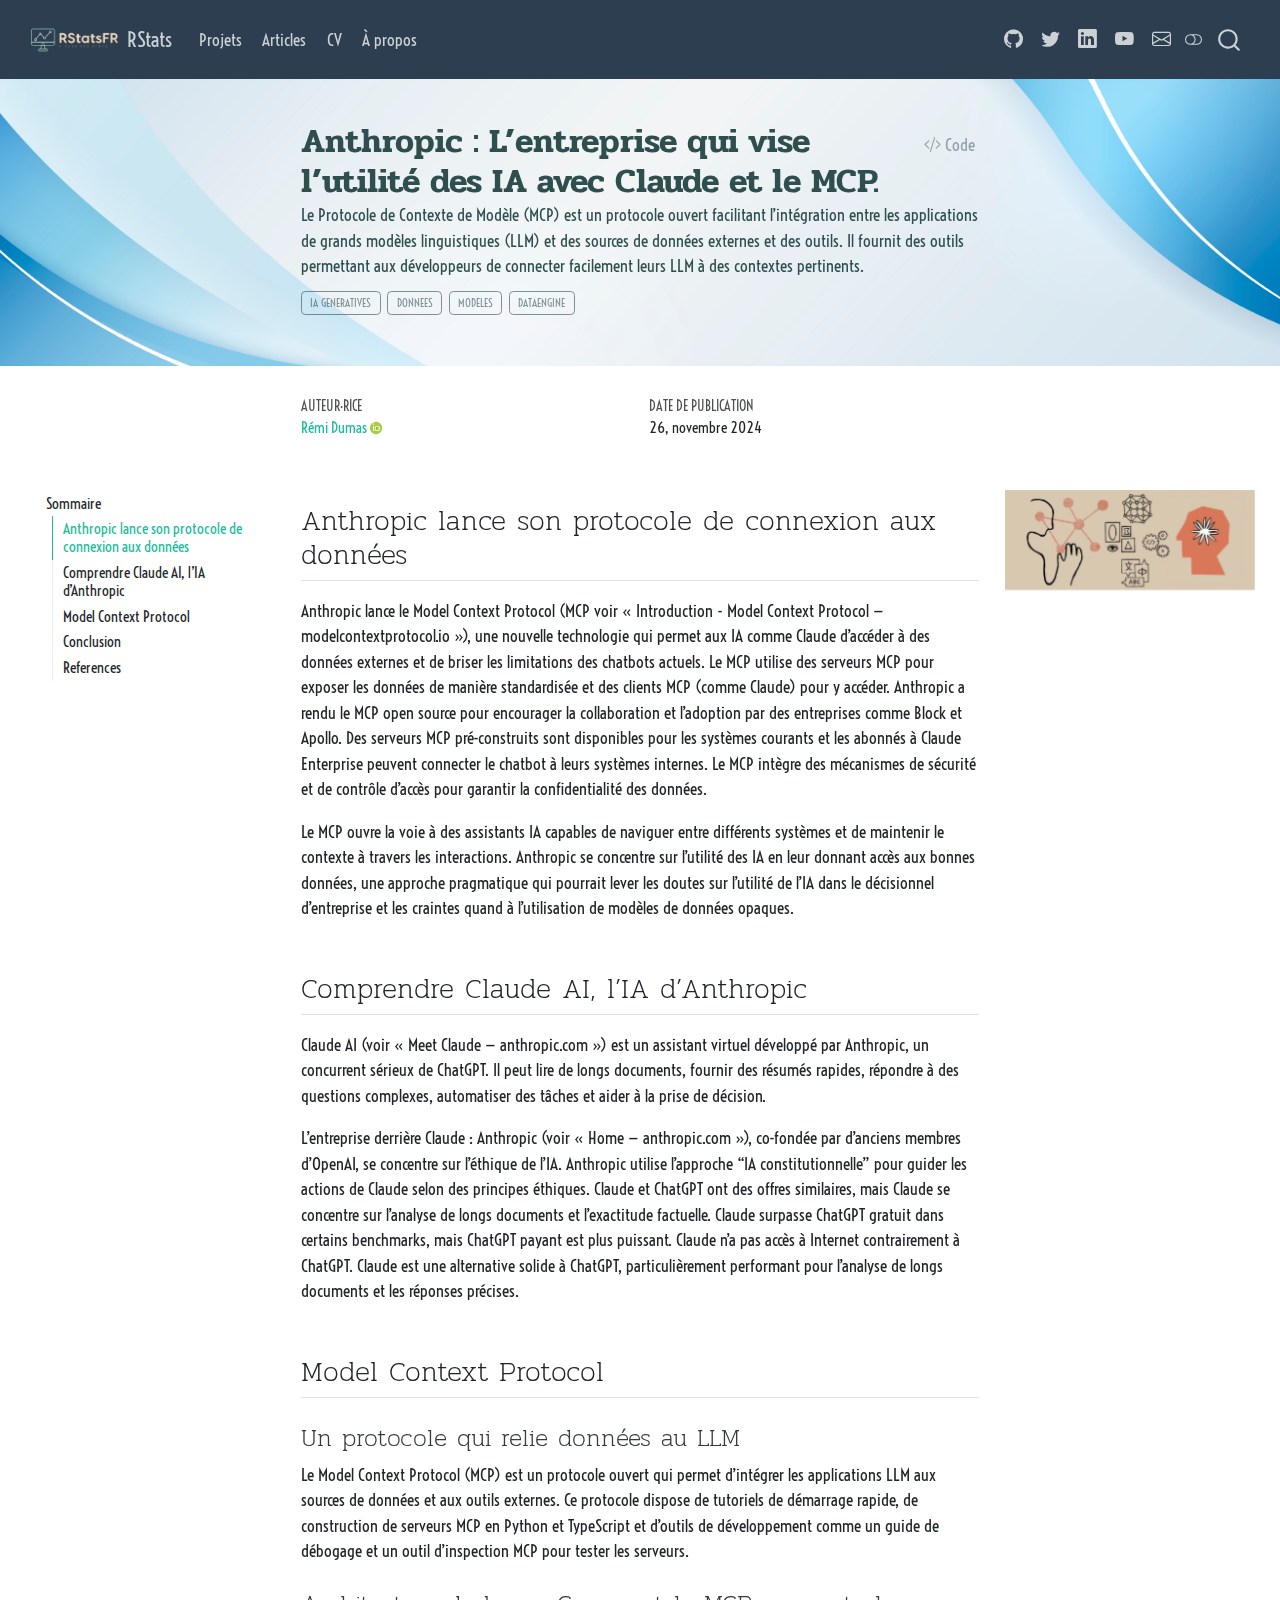
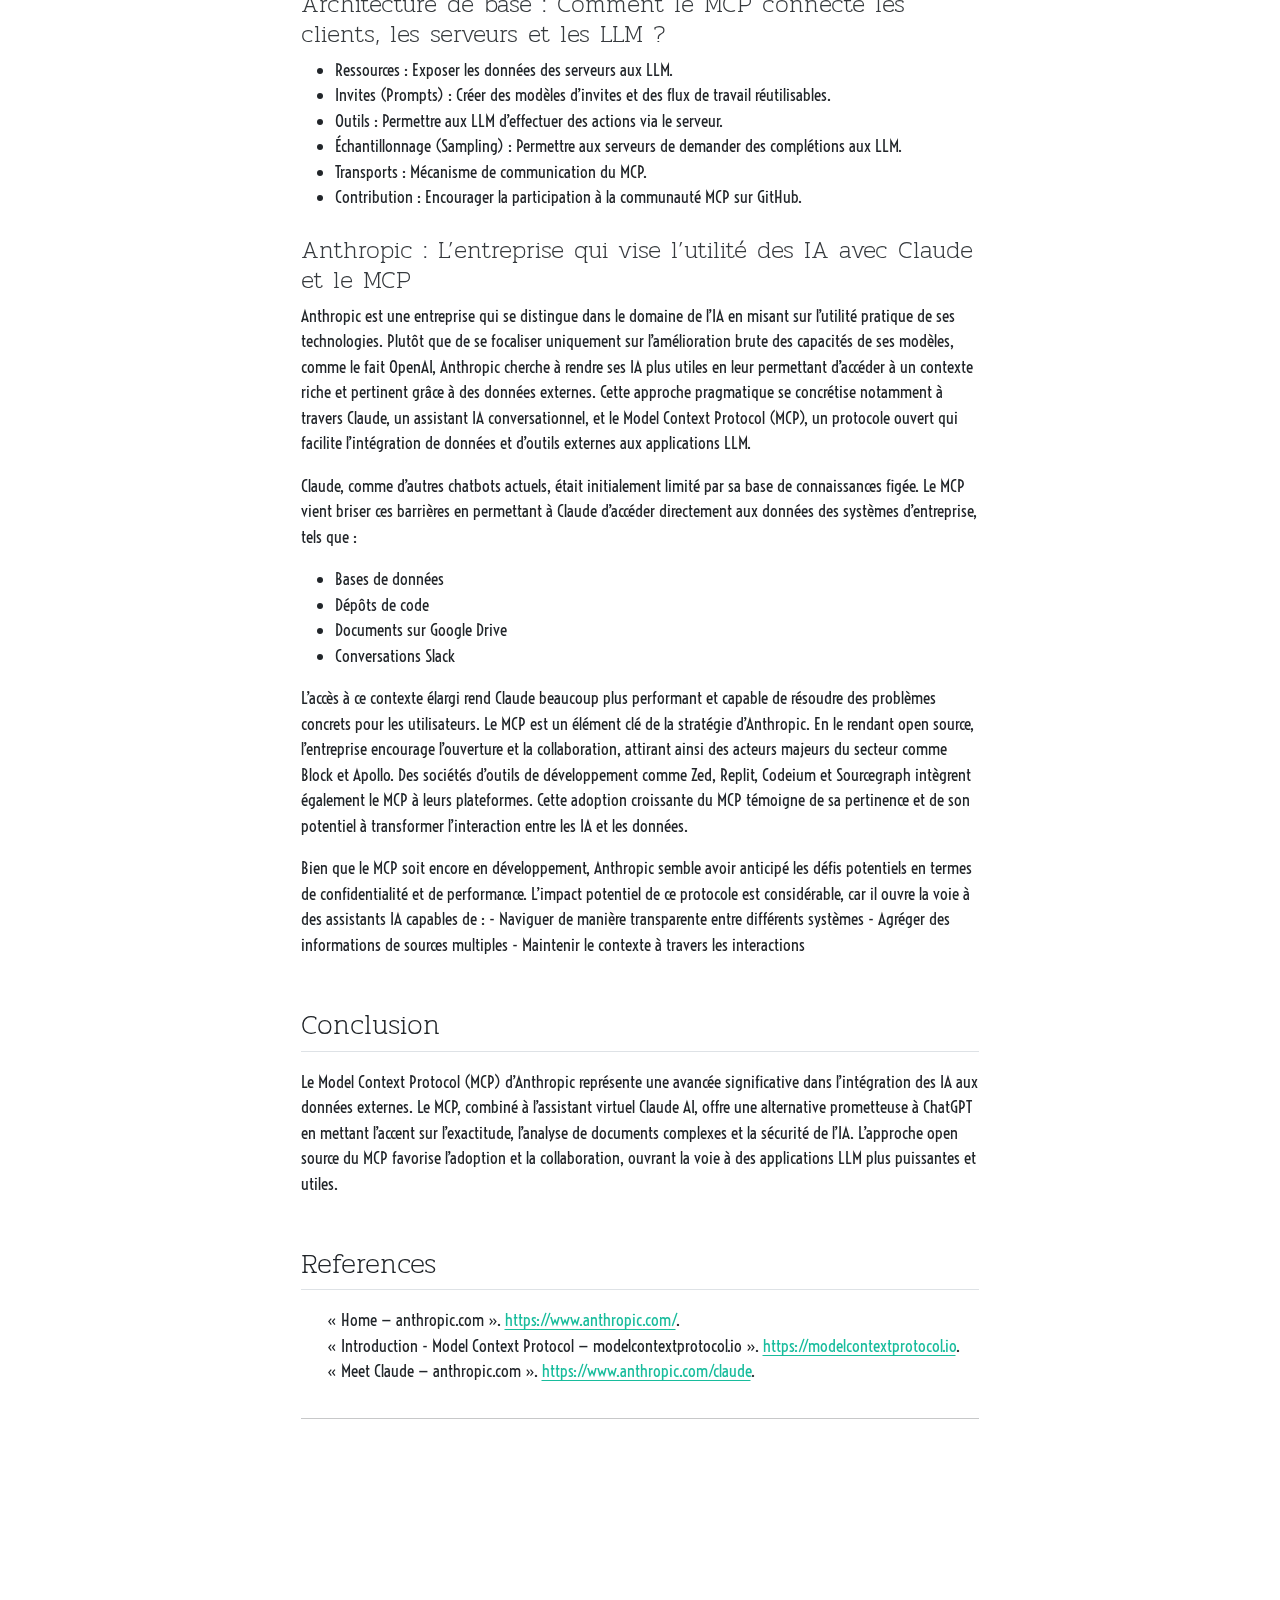
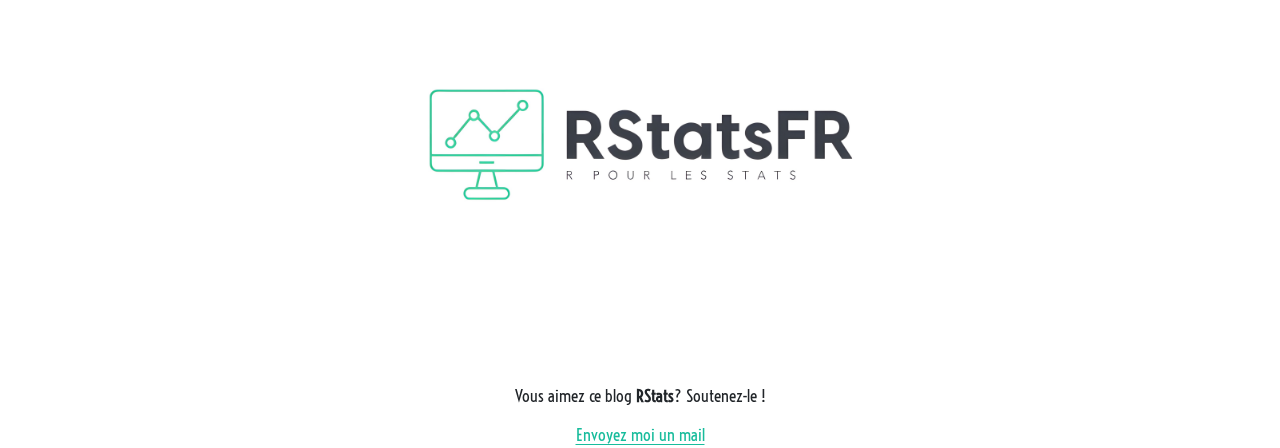
<file: posts/MCP-le-protocole-connexion-donnees/index.html>
<!DOCTYPE html>
<html xmlns="http://www.w3.org/1999/xhtml" lang="fr" xml:lang="fr"><head>

<meta charset="utf-8">
<meta name="generator" content="quarto-1.6.39">

<meta name="viewport" content="width=device-width, initial-scale=1.0, user-scalable=yes">

<meta name="author" content="Rémi Dumas">
<meta name="description" content="Le Protocole de Contexte de Modèle (MCP) est un protocole ouvert facilitant l’intégration entre les applications de grands modèles linguistiques (LLM) et des sources de données externes et des outils. Il fournit des outils permettant aux développeurs de connecter facilement leurs LLM à des contextes pertinents.">

<title>Anthropic : L’entreprise qui vise l’utilité des IA avec Claude et le MCP. – RStats</title>
<style>
code{white-space: pre-wrap;}
span.smallcaps{font-variant: small-caps;}
div.columns{display: flex; gap: min(4vw, 1.5em);}
div.column{flex: auto; overflow-x: auto;}
div.hanging-indent{margin-left: 1.5em; text-indent: -1.5em;}
ul.task-list{list-style: none;}
ul.task-list li input[type="checkbox"] {
  width: 0.8em;
  margin: 0 0.8em 0.2em -1em; /* quarto-specific, see https://github.com/quarto-dev/quarto-cli/issues/4556 */ 
  vertical-align: middle;
}
/* CSS for syntax highlighting */
pre > code.sourceCode { white-space: pre; position: relative; }
pre > code.sourceCode > span { line-height: 1.25; }
pre > code.sourceCode > span:empty { height: 1.2em; }
.sourceCode { overflow: visible; }
code.sourceCode > span { color: inherit; text-decoration: inherit; }
div.sourceCode { margin: 1em 0; }
pre.sourceCode { margin: 0; }
@media screen {
div.sourceCode { overflow: auto; }
}
@media print {
pre > code.sourceCode { white-space: pre-wrap; }
pre > code.sourceCode > span { display: inline-block; text-indent: -5em; padding-left: 5em; }
}
pre.numberSource code
  { counter-reset: source-line 0; }
pre.numberSource code > span
  { position: relative; left: -4em; counter-increment: source-line; }
pre.numberSource code > span > a:first-child::before
  { content: counter(source-line);
    position: relative; left: -1em; text-align: right; vertical-align: baseline;
    border: none; display: inline-block;
    -webkit-touch-callout: none; -webkit-user-select: none;
    -khtml-user-select: none; -moz-user-select: none;
    -ms-user-select: none; user-select: none;
    padding: 0 4px; width: 4em;
  }
pre.numberSource { margin-left: 3em;  padding-left: 4px; }
div.sourceCode
  {   }
@media screen {
pre > code.sourceCode > span > a:first-child::before { text-decoration: underline; }
}
/* CSS for citations */
div.csl-bib-body { }
div.csl-entry {
  clear: both;
  margin-bottom: 0em;
}
.hanging-indent div.csl-entry {
  margin-left:2em;
  text-indent:-2em;
}
div.csl-left-margin {
  min-width:2em;
  float:left;
}
div.csl-right-inline {
  margin-left:2em;
  padding-left:1em;
}
div.csl-indent {
  margin-left: 2em;
}</style>


<script src="../../site_libs/quarto-nav/quarto-nav.js"></script>
<script src="../../site_libs/clipboard/clipboard.min.js"></script>
<script src="../../site_libs/quarto-search/autocomplete.umd.js"></script>
<script src="../../site_libs/quarto-search/fuse.min.js"></script>
<script src="../../site_libs/quarto-search/quarto-search.js"></script>
<meta name="quarto:offset" content="../../">
<link href="../../img/favicon.png" rel="icon" type="image/png">
<script src="../../site_libs/quarto-html/quarto.js"></script>
<script src="../../site_libs/quarto-html/popper.min.js"></script>
<script src="../../site_libs/quarto-html/tippy.umd.min.js"></script>
<script src="../../site_libs/quarto-html/anchor.min.js"></script>
<link href="../../site_libs/quarto-html/tippy.css" rel="stylesheet">
<link href="../../site_libs/quarto-html/quarto-syntax-highlighting-0626ff4d7a71b55c8707dcae1d04a9b6.css" rel="stylesheet" class="quarto-color-scheme" id="quarto-text-highlighting-styles">
<link href="../../site_libs/quarto-html/quarto-syntax-highlighting-dark-e25cc82807363e79c52e96bc8b7855f1.css" rel="prefetch" class="quarto-color-scheme quarto-color-alternate" id="quarto-text-highlighting-styles">
<script src="../../site_libs/bootstrap/bootstrap.min.js"></script>
<link href="../../site_libs/bootstrap/bootstrap-icons.css" rel="stylesheet">
<link href="../../site_libs/bootstrap/bootstrap-55dcbe40fb3397d5a1633a124a5f25e4.min.css" rel="stylesheet" append-hash="true" class="quarto-color-scheme" id="quarto-bootstrap" data-mode="light">
<link href="../../site_libs/bootstrap/bootstrap-dark-050c2760ed96546d91b33b5dd106415f.min.css" rel="prefetch" append-hash="true" class="quarto-color-scheme quarto-color-alternate" id="quarto-bootstrap" data-mode="dark">
<script id="quarto-search-options" type="application/json">{
  "location": "navbar",
  "copy-button": false,
  "collapse-after": 3,
  "panel-placement": "end",
  "type": "overlay",
  "limit": 50,
  "keyboard-shortcut": [
    "f",
    "/",
    "s"
  ],
  "show-item-context": false,
  "language": {
    "search-no-results-text": "Pas de résultats",
    "search-matching-documents-text": "documents trouvés",
    "search-copy-link-title": "Copier le lien vers la recherche",
    "search-hide-matches-text": "Cacher les correspondances additionnelles",
    "search-more-match-text": "correspondance de plus dans ce document",
    "search-more-matches-text": "correspondances de plus dans ce document",
    "search-clear-button-title": "Effacer",
    "search-text-placeholder": "",
    "search-detached-cancel-button-title": "Annuler",
    "search-submit-button-title": "Envoyer",
    "search-label": "Recherche"
  }
}</script>
<style>

      .quarto-title-block .quarto-title-banner h1,
      .quarto-title-block .quarto-title-banner h2,
      .quarto-title-block .quarto-title-banner h3,
      .quarto-title-block .quarto-title-banner h4,
      .quarto-title-block .quarto-title-banner h5,
      .quarto-title-block .quarto-title-banner h6
      {
        color: #2F4F4F;
      }

      .quarto-title-block .quarto-title-banner {
        color: #2F4F4F;
background-image: url(../../img/rm209-ning-19-l.jpg);
background-size: cover;
      }
</style>
<style>
@import url('https://fonts.googleapis.com/css2?family=Voltaire&display=swap');
@import url('https://fonts.googleapis.com/css2?family=Fira+Code:wght@300..700&display=swap')
</style>
<script>
MathJax = {
    tex: {
        tags: 'ams'  // should be 'ams', 'none', or 'all'
    },
    output: {
        font: 'mathjax-fira'
    }
};
</script>


</head>

<body class="floating nav-fixed slimcontent">

<div id="quarto-search-results"></div>
  <header id="quarto-header" class="headroom fixed-top quarto-banner">
    <nav class="navbar navbar-expand-lg " data-bs-theme="dark">
      <div class="navbar-container container-fluid">
      <div class="navbar-brand-container mx-auto">
    <a href="../../index.html" class="navbar-brand navbar-brand-logo">
    <img src="../../img/my_image.png" alt="" class="navbar-logo">
    </a>
    <a class="navbar-brand" href="../../index.html">
    <span class="navbar-title">RStats</span>
    </a>
  </div>
            <div id="quarto-search" class="" title="Recherche"></div>
          <button class="navbar-toggler" type="button" data-bs-toggle="collapse" data-bs-target="#navbarCollapse" aria-controls="navbarCollapse" role="menu" aria-expanded="false" aria-label="Basculer la navigation" onclick="if (window.quartoToggleHeadroom) { window.quartoToggleHeadroom(); }">
  <span class="navbar-toggler-icon"></span>
</button>
          <div class="collapse navbar-collapse" id="navbarCollapse">
            <ul class="navbar-nav navbar-nav-scroll me-auto">
  <li class="nav-item">
    <a class="nav-link" href="../../projects/index.html"> 
<span class="menu-text">Projets</span></a>
  </li>  
  <li class="nav-item">
    <a class="nav-link" href="../../index.html"> 
<span class="menu-text">Articles</span></a>
  </li>  
  <li class="nav-item">
    <a class="nav-link" href="../../cv/index.html"> 
<span class="menu-text">CV</span></a>
  </li>  
  <li class="nav-item">
    <a class="nav-link" href="../../about.html"> 
<span class="menu-text">À propos</span></a>
  </li>  
</ul>
            <ul class="navbar-nav navbar-nav-scroll ms-auto">
  <li class="nav-item compact">
    <a class="nav-link" href="https://github.com/RemiDumas/RStats"> <i class="bi bi-github" role="img">
</i> 
<span class="menu-text"></span></a>
  </li>  
  <li class="nav-item compact">
    <a class="nav-link" href="https://twitter.com/RStats"> <i class="bi bi-twitter" role="img">
</i> 
<span class="menu-text"></span></a>
  </li>  
  <li class="nav-item compact">
    <a class="nav-link" href="https://www.linkedin.com/in/remi-dumas-06b81488/"> <i class="bi bi-linkedin" role="img">
</i> 
<span class="menu-text"></span></a>
  </li>  
  <li class="nav-item compact">
    <a class="nav-link" href="https://www.youtube.com/channel/UCiBfVCpuflUSKumU6ekHOfg"> <i class="bi bi-youtube" role="img">
</i> 
<span class="menu-text"></span></a>
  </li>  
  <li class="nav-item compact">
    <a class="nav-link" href="mailto:remi.dumas@gmail.com"> <i class="bi bi-envelope" role="img" aria-label="email">
</i> 
<span class="menu-text"></span></a>
  </li>  
</ul>
          </div> <!-- /navcollapse -->
            <div class="quarto-navbar-tools">
  <a href="" class="quarto-color-scheme-toggle quarto-navigation-tool  px-1" onclick="window.quartoToggleColorScheme(); return false;" title="Basculer le mode sombre"><i class="bi"></i></a>
</div>
      </div> <!-- /container-fluid -->
    </nav>
</header>
<!-- content -->
<header id="title-block-header" class="quarto-title-block default blog-post page-columns page-full">
  <div class="quarto-title-banner page-columns page-full">
    <div class="quarto-title column-body">
      <div class="quarto-title-block"><div><h1 class="title">Anthropic : L’entreprise qui vise l’utilité des IA avec Claude et le MCP.</h1><button type="button" class="btn code-tools-button" id="quarto-code-tools-source"><i class="bi"></i> Code</button></div></div>
                  <div>
        <div class="description">
          Le Protocole de Contexte de Modèle (MCP) est un protocole ouvert facilitant l’intégration entre les applications de grands modèles linguistiques (LLM) et des sources de données externes et des outils. Il fournit des outils permettant aux développeurs de connecter facilement leurs LLM à des contextes pertinents.
        </div>
      </div>
                          <div class="quarto-categories">
                <div class="quarto-category">IA generatives</div>
                <div class="quarto-category">donnees</div>
                <div class="quarto-category">modeles</div>
                <div class="quarto-category">dataengine</div>
              </div>
                  </div>
  </div>
    
  
  <div class="quarto-title-meta">

      <div>
      <div class="quarto-title-meta-heading">Auteur·rice</div>
      <div class="quarto-title-meta-contents">
               <p><a href="https://remidumas.github.io/RStats/">Rémi Dumas</a> <a href="https://orcid.org/0009-0006-0434-7193" class="quarto-title-author-orcid"> <img src="[data-uri]"></a></p>
            </div>
    </div>
      
      <div>
      <div class="quarto-title-meta-heading">Date de publication</div>
      <div class="quarto-title-meta-contents">
        <p class="date">26, novembre 2024</p>
      </div>
    </div>
    
      
    </div>
    
  
  </header><div id="quarto-content" class="quarto-container page-columns page-rows-contents page-layout-article page-navbar">
<!-- sidebar -->
  <nav id="quarto-sidebar" class="sidebar collapse collapse-horizontal quarto-sidebar-collapse-item sidebar-navigation floating overflow-auto">
    <nav id="TOC" role="doc-toc" class="toc-active">
    <h2 id="toc-title">Sommaire</h2>
   
  <ul>
  <li><a href="#anthropic-lance-son-protocole-de-connexion-aux-données" id="toc-anthropic-lance-son-protocole-de-connexion-aux-données" class="nav-link active" data-scroll-target="#anthropic-lance-son-protocole-de-connexion-aux-données">Anthropic lance son protocole de connexion aux données</a></li>
  <li><a href="#comprendre-claude-ai-lia-danthropic" id="toc-comprendre-claude-ai-lia-danthropic" class="nav-link" data-scroll-target="#comprendre-claude-ai-lia-danthropic">Comprendre Claude AI, l’IA d’Anthropic</a></li>
  <li><a href="#model-context-protocol" id="toc-model-context-protocol" class="nav-link" data-scroll-target="#model-context-protocol">Model Context Protocol</a>
  <ul class="collapse">
  <li><a href="#un-protocole-qui-relie-données-au-llm" id="toc-un-protocole-qui-relie-données-au-llm" class="nav-link" data-scroll-target="#un-protocole-qui-relie-données-au-llm">Un protocole qui relie données au LLM</a></li>
  <li><a href="#architecture-de-base-comment-le-mcp-connecte-les-clients-les-serveurs-et-les-llm" id="toc-architecture-de-base-comment-le-mcp-connecte-les-clients-les-serveurs-et-les-llm" class="nav-link" data-scroll-target="#architecture-de-base-comment-le-mcp-connecte-les-clients-les-serveurs-et-les-llm">Architecture de base : Comment le MCP connecte les clients, les serveurs et les LLM ?</a></li>
  <li><a href="#anthropic-lentreprise-qui-vise-lutilité-des-ia-avec-claude-et-le-mcp" id="toc-anthropic-lentreprise-qui-vise-lutilité-des-ia-avec-claude-et-le-mcp" class="nav-link" data-scroll-target="#anthropic-lentreprise-qui-vise-lutilité-des-ia-avec-claude-et-le-mcp">Anthropic : L’entreprise qui vise l’utilité des IA avec Claude et le MCP</a></li>
  </ul></li>
  <li><a href="#conclusion" id="toc-conclusion" class="nav-link" data-scroll-target="#conclusion">Conclusion</a></li>
  <li><a href="#references" id="toc-references" class="nav-link" data-scroll-target="#references">References</a></li>
  </ul>
</nav>
</nav>
<div id="quarto-sidebar-glass" class="quarto-sidebar-collapse-item" data-bs-toggle="collapse" data-bs-target=".quarto-sidebar-collapse-item"></div>
<!-- margin-sidebar -->
    <div id="quarto-margin-sidebar" class="sidebar margin-sidebar zindex-bottom">
    </div>
<!-- main -->
<main class="content quarto-banner-title-block page-columns page-full" id="quarto-document-content">
<div class="no-row-height column-margin column-container">
  <div class="">
    <img src="Claude.jpg" style="width:100%">
  </div>
</div>





<section id="anthropic-lance-son-protocole-de-connexion-aux-données" class="level2">
<h2 class="anchored" data-anchor-id="anthropic-lance-son-protocole-de-connexion-aux-données">Anthropic lance son protocole de connexion aux données</h2>
<p>Anthropic lance le Model Context Protocol (MCP voir <span class="citation" data-cites="modelcontextprotocol"><span>«&nbsp;<span>I</span>ntroduction - <span>M</span>odel <span>C</span>ontext <span>P</span>rotocol — modelcontextprotocol.io&nbsp;»</span></span>), une nouvelle technologie qui permet aux IA comme Claude d’accéder à des données externes et de briser les limitations des chatbots actuels. Le MCP utilise des serveurs MCP pour exposer les données de manière standardisée et des clients MCP (comme Claude) pour y accéder. Anthropic a rendu le MCP open source pour encourager la collaboration et l’adoption par des entreprises comme Block et Apollo. Des serveurs MCP pré-construits sont disponibles pour les systèmes courants et les abonnés à Claude Enterprise peuvent connecter le chatbot à leurs systèmes internes. Le MCP intègre des mécanismes de sécurité et de contrôle d’accès pour garantir la confidentialité des données.</p>
<p>Le MCP ouvre la voie à des assistants IA capables de naviguer entre différents systèmes et de maintenir le contexte à travers les interactions. Anthropic se concentre sur l’utilité des IA en leur donnant accès aux bonnes données, une approche pragmatique qui pourrait lever les doutes sur l’utilité de l’IA dans le décisionnel d’entreprise et les craintes quand à l’utilisation de modèles de données opaques.</p>
</section>
<section id="comprendre-claude-ai-lia-danthropic" class="level2">
<h2 class="anchored" data-anchor-id="comprendre-claude-ai-lia-danthropic">Comprendre Claude AI, l’IA d’Anthropic</h2>
<p>Claude AI (voir <span class="citation" data-cites="anthropicMeetClaude"><span>«&nbsp;<span>M</span>eet <span>C</span>laude — anthropic.com&nbsp;»</span></span>) est un assistant virtuel développé par Anthropic, un concurrent sérieux de ChatGPT. Il peut lire de longs documents, fournir des résumés rapides, répondre à des questions complexes, automatiser des tâches et aider à la prise de décision.</p>
<p>L’entreprise derrière Claude : Anthropic (voir <span class="citation" data-cites="anthropicHome"><span>«&nbsp;<span>H</span>ome — anthropic.com&nbsp;»</span></span>), co-fondée par d’anciens membres d’OpenAI, se concentre sur l’éthique de l’IA. Anthropic utilise l’approche “IA constitutionnelle” pour guider les actions de Claude selon des principes éthiques. Claude et ChatGPT ont des offres similaires, mais Claude se concentre sur l’analyse de longs documents et l’exactitude factuelle. Claude surpasse ChatGPT gratuit dans certains benchmarks, mais ChatGPT payant est plus puissant. Claude n’a pas accès à Internet contrairement à ChatGPT. Claude est une alternative solide à ChatGPT, particulièrement performant pour l’analyse de longs documents et les réponses précises.</p>
</section>
<section id="model-context-protocol" class="level2">
<h2 class="anchored" data-anchor-id="model-context-protocol">Model Context Protocol</h2>
<section id="un-protocole-qui-relie-données-au-llm" class="level3">
<h3 class="anchored" data-anchor-id="un-protocole-qui-relie-données-au-llm">Un protocole qui relie données au LLM</h3>
<p>Le Model Context Protocol (MCP) est un protocole ouvert qui permet d’intégrer les applications LLM aux sources de données et aux outils externes. Ce protocole dispose de tutoriels de démarrage rapide, de construction de serveurs MCP en Python et TypeScript et d’outils de développement comme un guide de débogage et un outil d’inspection MCP pour tester les serveurs.</p>
</section>
<section id="architecture-de-base-comment-le-mcp-connecte-les-clients-les-serveurs-et-les-llm" class="level3">
<h3 class="anchored" data-anchor-id="architecture-de-base-comment-le-mcp-connecte-les-clients-les-serveurs-et-les-llm">Architecture de base : Comment le MCP connecte les clients, les serveurs et les LLM ?</h3>
<ul>
<li>Ressources : Exposer les données des serveurs aux LLM.</li>
<li>Invites (Prompts) : Créer des modèles d’invites et des flux de travail réutilisables.</li>
<li>Outils : Permettre aux LLM d’effectuer des actions via le serveur.</li>
<li>Échantillonnage (Sampling) : Permettre aux serveurs de demander des complétions aux LLM.</li>
<li>Transports : Mécanisme de communication du MCP.</li>
<li>Contribution : Encourager la participation à la communauté MCP sur GitHub.</li>
</ul>
</section>
<section id="anthropic-lentreprise-qui-vise-lutilité-des-ia-avec-claude-et-le-mcp" class="level3">
<h3 class="anchored" data-anchor-id="anthropic-lentreprise-qui-vise-lutilité-des-ia-avec-claude-et-le-mcp">Anthropic : L’entreprise qui vise l’utilité des IA avec Claude et le MCP</h3>
<p>Anthropic est une entreprise qui se distingue dans le domaine de l’IA en misant sur l’utilité pratique de ses technologies. Plutôt que de se focaliser uniquement sur l’amélioration brute des capacités de ses modèles, comme le fait OpenAI, Anthropic cherche à rendre ses IA plus utiles en leur permettant d’accéder à un contexte riche et pertinent grâce à des données externes. Cette approche pragmatique se concrétise notamment à travers Claude, un assistant IA conversationnel, et le Model Context Protocol (MCP), un protocole ouvert qui facilite l’intégration de données et d’outils externes aux applications LLM.</p>
<p>Claude, comme d’autres chatbots actuels, était initialement limité par sa base de connaissances figée. Le MCP vient briser ces barrières en permettant à Claude d’accéder directement aux données des systèmes d’entreprise, tels que :</p>
<ul>
<li>Bases de données</li>
<li>Dépôts de code</li>
<li>Documents sur Google Drive</li>
<li>Conversations Slack</li>
</ul>
<p>L’accès à ce contexte élargi rend Claude beaucoup plus performant et capable de résoudre des problèmes concrets pour les utilisateurs. Le MCP est un élément clé de la stratégie d’Anthropic. En le rendant open source, l’entreprise encourage l’ouverture et la collaboration, attirant ainsi des acteurs majeurs du secteur comme Block et Apollo. Des sociétés d’outils de développement comme Zed, Replit, Codeium et Sourcegraph intègrent également le MCP à leurs plateformes. Cette adoption croissante du MCP témoigne de sa pertinence et de son potentiel à transformer l’interaction entre les IA et les données.</p>
<p>Bien que le MCP soit encore en développement, Anthropic semble avoir anticipé les défis potentiels en termes de confidentialité et de performance. L’impact potentiel de ce protocole est considérable, car il ouvre la voie à des assistants IA capables de : - Naviguer de manière transparente entre différents systèmes - Agréger des informations de sources multiples - Maintenir le contexte à travers les interactions</p>
</section>
</section>
<section id="conclusion" class="level2">
<h2 class="anchored" data-anchor-id="conclusion">Conclusion</h2>
<p>Le Model Context Protocol (MCP) d’Anthropic représente une avancée significative dans l’intégration des IA aux données externes. Le MCP, combiné à l’assistant virtuel Claude AI, offre une alternative prometteuse à ChatGPT en mettant l’accent sur l’exactitude, l’analyse de documents complexes et la sécurité de l’IA. L’approche open source du MCP favorise l’adoption et la collaboration, ouvrant la voie à des applications LLM plus puissantes et utiles.</p>
</section>
<section id="references" class="level2">
<h2 class="anchored" data-anchor-id="references">References</h2>
<div id="refs" class="references csl-bib-body hanging-indent" data-entry-spacing="0" role="list">
<div id="ref-anthropicHome" class="csl-entry" role="listitem">
<span>«&nbsp;<span>H</span>ome — anthropic.com&nbsp;»</span>. <a href="https://www.anthropic.com/" class="uri">https://www.anthropic.com/</a>.
</div>
<div id="ref-modelcontextprotocol" class="csl-entry" role="listitem">
<span>«&nbsp;<span>I</span>ntroduction - <span>M</span>odel <span>C</span>ontext <span>P</span>rotocol — modelcontextprotocol.io&nbsp;»</span>. <a href="https://modelcontextprotocol.io" class="uri">https://modelcontextprotocol.io</a>.
</div>
<div id="ref-anthropicMeetClaude" class="csl-entry" role="listitem">
<span>«&nbsp;<span>M</span>eet <span>C</span>laude — anthropic.com&nbsp;»</span>. <a href="https://www.anthropic.com/claude" class="uri">https://www.anthropic.com/claude</a>.
</div>
</div>


<!-- -->

</section>

</main> <!-- /main -->
<hr>

<span style="margin-top:20px; margin-bottom: 20px"></span>

<img style="width:100%;" src="../../img/my_image.jpg">

<p style="margin: auto"> Vous aimez ce blog <b>RStats</b>? Soutenez-le !</p>
<p style="margin: auto"><a href="mailto:remi.dumas@gmail.com">Envoyez moi un mail</a></p>
<script id="quarto-html-after-body" type="application/javascript">
window.document.addEventListener("DOMContentLoaded", function (event) {
  const toggleBodyColorMode = (bsSheetEl) => {
    const mode = bsSheetEl.getAttribute("data-mode");
    const bodyEl = window.document.querySelector("body");
    if (mode === "dark") {
      bodyEl.classList.add("quarto-dark");
      bodyEl.classList.remove("quarto-light");
    } else {
      bodyEl.classList.add("quarto-light");
      bodyEl.classList.remove("quarto-dark");
    }
  }
  const toggleBodyColorPrimary = () => {
    const bsSheetEl = window.document.querySelector("link#quarto-bootstrap");
    if (bsSheetEl) {
      toggleBodyColorMode(bsSheetEl);
    }
  }
  toggleBodyColorPrimary();  
  const disableStylesheet = (stylesheets) => {
    for (let i=0; i < stylesheets.length; i++) {
      const stylesheet = stylesheets[i];
      stylesheet.rel = 'prefetch';
    }
  }
  const enableStylesheet = (stylesheets) => {
    for (let i=0; i < stylesheets.length; i++) {
      const stylesheet = stylesheets[i];
      stylesheet.rel = 'stylesheet';
    }
  }
  const manageTransitions = (selector, allowTransitions) => {
    const els = window.document.querySelectorAll(selector);
    for (let i=0; i < els.length; i++) {
      const el = els[i];
      if (allowTransitions) {
        el.classList.remove('notransition');
      } else {
        el.classList.add('notransition');
      }
    }
  }
  const toggleGiscusIfUsed = (isAlternate, darkModeDefault) => {
    const baseTheme = document.querySelector('#giscus-base-theme')?.value ?? 'light';
    const alternateTheme = document.querySelector('#giscus-alt-theme')?.value ?? 'dark';
    let newTheme = '';
    if(darkModeDefault) {
      newTheme = isAlternate ? baseTheme : alternateTheme;
    } else {
      newTheme = isAlternate ? alternateTheme : baseTheme;
    }
    const changeGiscusTheme = () => {
      // From: https://github.com/giscus/giscus/issues/336
      const sendMessage = (message) => {
        const iframe = document.querySelector('iframe.giscus-frame');
        if (!iframe) return;
        iframe.contentWindow.postMessage({ giscus: message }, 'https://giscus.app');
      }
      sendMessage({
        setConfig: {
          theme: newTheme
        }
      });
    }
    const isGiscussLoaded = window.document.querySelector('iframe.giscus-frame') !== null;
    if (isGiscussLoaded) {
      changeGiscusTheme();
    }
  }
  const toggleColorMode = (alternate) => {
    // Switch the stylesheets
    const alternateStylesheets = window.document.querySelectorAll('link.quarto-color-scheme.quarto-color-alternate');
    manageTransitions('#quarto-margin-sidebar .nav-link', false);
    if (alternate) {
      enableStylesheet(alternateStylesheets);
      for (const sheetNode of alternateStylesheets) {
        if (sheetNode.id === "quarto-bootstrap") {
          toggleBodyColorMode(sheetNode);
        }
      }
    } else {
      disableStylesheet(alternateStylesheets);
      toggleBodyColorPrimary();
    }
    manageTransitions('#quarto-margin-sidebar .nav-link', true);
    // Switch the toggles
    const toggles = window.document.querySelectorAll('.quarto-color-scheme-toggle');
    for (let i=0; i < toggles.length; i++) {
      const toggle = toggles[i];
      if (toggle) {
        if (alternate) {
          toggle.classList.add("alternate");     
        } else {
          toggle.classList.remove("alternate");
        }
      }
    }
    // Hack to workaround the fact that safari doesn't
    // properly recolor the scrollbar when toggling (#1455)
    if (navigator.userAgent.indexOf('Safari') > 0 && navigator.userAgent.indexOf('Chrome') == -1) {
      manageTransitions("body", false);
      window.scrollTo(0, 1);
      setTimeout(() => {
        window.scrollTo(0, 0);
        manageTransitions("body", true);
      }, 40);  
    }
  }
  const isFileUrl = () => { 
    return window.location.protocol === 'file:';
  }
  const hasAlternateSentinel = () => {  
    let styleSentinel = getColorSchemeSentinel();
    if (styleSentinel !== null) {
      return styleSentinel === "alternate";
    } else {
      return false;
    }
  }
  const setStyleSentinel = (alternate) => {
    const value = alternate ? "alternate" : "default";
    if (!isFileUrl()) {
      window.localStorage.setItem("quarto-color-scheme", value);
    } else {
      localAlternateSentinel = value;
    }
  }
  const getColorSchemeSentinel = () => {
    if (!isFileUrl()) {
      const storageValue = window.localStorage.getItem("quarto-color-scheme");
      return storageValue != null ? storageValue : localAlternateSentinel;
    } else {
      return localAlternateSentinel;
    }
  }
  const darkModeDefault = false;
  let localAlternateSentinel = darkModeDefault ? 'alternate' : 'default';
  // Dark / light mode switch
  window.quartoToggleColorScheme = () => {
    // Read the current dark / light value 
    let toAlternate = !hasAlternateSentinel();
    toggleColorMode(toAlternate);
    setStyleSentinel(toAlternate);
    toggleGiscusIfUsed(toAlternate, darkModeDefault);
  };
  // Ensure there is a toggle, if there isn't float one in the top right
  if (window.document.querySelector('.quarto-color-scheme-toggle') === null) {
    const a = window.document.createElement('a');
    a.classList.add('top-right');
    a.classList.add('quarto-color-scheme-toggle');
    a.href = "";
    a.onclick = function() { try { window.quartoToggleColorScheme(); } catch {} return false; };
    const i = window.document.createElement("i");
    i.classList.add('bi');
    a.appendChild(i);
    window.document.body.appendChild(a);
  }
  // Switch to dark mode if need be
  if (hasAlternateSentinel()) {
    toggleColorMode(true);
  } else {
    toggleColorMode(false);
  }
  const icon = "";
  const anchorJS = new window.AnchorJS();
  anchorJS.options = {
    placement: 'right',
    icon: icon
  };
  anchorJS.add('.anchored');
  const isCodeAnnotation = (el) => {
    for (const clz of el.classList) {
      if (clz.startsWith('code-annotation-')) {                     
        return true;
      }
    }
    return false;
  }
  const onCopySuccess = function(e) {
    // button target
    const button = e.trigger;
    // don't keep focus
    button.blur();
    // flash "checked"
    button.classList.add('code-copy-button-checked');
    var currentTitle = button.getAttribute("title");
    button.setAttribute("title", "Copié");
    let tooltip;
    if (window.bootstrap) {
      button.setAttribute("data-bs-toggle", "tooltip");
      button.setAttribute("data-bs-placement", "left");
      button.setAttribute("data-bs-title", "Copié");
      tooltip = new bootstrap.Tooltip(button, 
        { trigger: "manual", 
          customClass: "code-copy-button-tooltip",
          offset: [0, -8]});
      tooltip.show();    
    }
    setTimeout(function() {
      if (tooltip) {
        tooltip.hide();
        button.removeAttribute("data-bs-title");
        button.removeAttribute("data-bs-toggle");
        button.removeAttribute("data-bs-placement");
      }
      button.setAttribute("title", currentTitle);
      button.classList.remove('code-copy-button-checked');
    }, 1000);
    // clear code selection
    e.clearSelection();
  }
  const getTextToCopy = function(trigger) {
      const codeEl = trigger.previousElementSibling.cloneNode(true);
      for (const childEl of codeEl.children) {
        if (isCodeAnnotation(childEl)) {
          childEl.remove();
        }
      }
      return codeEl.innerText;
  }
  const clipboard = new window.ClipboardJS('.code-copy-button:not([data-in-quarto-modal])', {
    text: getTextToCopy
  });
  clipboard.on('success', onCopySuccess);
  if (window.document.getElementById('quarto-embedded-source-code-modal')) {
    const clipboardModal = new window.ClipboardJS('.code-copy-button[data-in-quarto-modal]', {
      text: getTextToCopy,
      container: window.document.getElementById('quarto-embedded-source-code-modal')
    });
    clipboardModal.on('success', onCopySuccess);
  }
  const viewSource = window.document.getElementById('quarto-view-source') ||
                     window.document.getElementById('quarto-code-tools-source');
  if (viewSource) {
    const sourceUrl = viewSource.getAttribute("data-quarto-source-url");
    viewSource.addEventListener("click", function(e) {
      if (sourceUrl) {
        // rstudio viewer pane
        if (/\bcapabilities=\b/.test(window.location)) {
          window.open(sourceUrl);
        } else {
          window.location.href = sourceUrl;
        }
      } else {
        const modal = new bootstrap.Modal(document.getElementById('quarto-embedded-source-code-modal'));
        modal.show();
      }
      return false;
    });
  }
  function toggleCodeHandler(show) {
    return function(e) {
      const detailsSrc = window.document.querySelectorAll(".cell > details > .sourceCode");
      for (let i=0; i<detailsSrc.length; i++) {
        const details = detailsSrc[i].parentElement;
        if (show) {
          details.open = true;
        } else {
          details.removeAttribute("open");
        }
      }
      const cellCodeDivs = window.document.querySelectorAll(".cell > .sourceCode");
      const fromCls = show ? "hidden" : "unhidden";
      const toCls = show ? "unhidden" : "hidden";
      for (let i=0; i<cellCodeDivs.length; i++) {
        const codeDiv = cellCodeDivs[i];
        if (codeDiv.classList.contains(fromCls)) {
          codeDiv.classList.remove(fromCls);
          codeDiv.classList.add(toCls);
        } 
      }
      return false;
    }
  }
  const hideAllCode = window.document.getElementById("quarto-hide-all-code");
  if (hideAllCode) {
    hideAllCode.addEventListener("click", toggleCodeHandler(false));
  }
  const showAllCode = window.document.getElementById("quarto-show-all-code");
  if (showAllCode) {
    showAllCode.addEventListener("click", toggleCodeHandler(true));
  }
    var localhostRegex = new RegExp(/^(?:http|https):\/\/localhost\:?[0-9]*\//);
    var mailtoRegex = new RegExp(/^mailto:/);
      var filterRegex = new RegExp("https:\/\/RemiDumas\.github\.io\/RStats\/");
    var isInternal = (href) => {
        return filterRegex.test(href) || localhostRegex.test(href) || mailtoRegex.test(href);
    }
    // Inspect non-navigation links and adorn them if external
 	var links = window.document.querySelectorAll('a[href]:not(.nav-link):not(.navbar-brand):not(.toc-action):not(.sidebar-link):not(.sidebar-item-toggle):not(.pagination-link):not(.no-external):not([aria-hidden]):not(.dropdown-item):not(.quarto-navigation-tool):not(.about-link)');
    for (var i=0; i<links.length; i++) {
      const link = links[i];
      if (!isInternal(link.href)) {
        // undo the damage that might have been done by quarto-nav.js in the case of
        // links that we want to consider external
        if (link.dataset.originalHref !== undefined) {
          link.href = link.dataset.originalHref;
        }
      }
    }
  function tippyHover(el, contentFn, onTriggerFn, onUntriggerFn) {
    const config = {
      allowHTML: true,
      maxWidth: 500,
      delay: 100,
      arrow: false,
      appendTo: function(el) {
          return el.parentElement;
      },
      interactive: true,
      interactiveBorder: 10,
      theme: 'quarto',
      placement: 'bottom-start',
    };
    if (contentFn) {
      config.content = contentFn;
    }
    if (onTriggerFn) {
      config.onTrigger = onTriggerFn;
    }
    if (onUntriggerFn) {
      config.onUntrigger = onUntriggerFn;
    }
    window.tippy(el, config); 
  }
  const noterefs = window.document.querySelectorAll('a[role="doc-noteref"]');
  for (var i=0; i<noterefs.length; i++) {
    const ref = noterefs[i];
    tippyHover(ref, function() {
      // use id or data attribute instead here
      let href = ref.getAttribute('data-footnote-href') || ref.getAttribute('href');
      try { href = new URL(href).hash; } catch {}
      const id = href.replace(/^#\/?/, "");
      const note = window.document.getElementById(id);
      if (note) {
        return note.innerHTML;
      } else {
        return "";
      }
    });
  }
  const xrefs = window.document.querySelectorAll('a.quarto-xref');
  const processXRef = (id, note) => {
    // Strip column container classes
    const stripColumnClz = (el) => {
      el.classList.remove("page-full", "page-columns");
      if (el.children) {
        for (const child of el.children) {
          stripColumnClz(child);
        }
      }
    }
    stripColumnClz(note)
    if (id === null || id.startsWith('sec-')) {
      // Special case sections, only their first couple elements
      const container = document.createElement("div");
      if (note.children && note.children.length > 2) {
        container.appendChild(note.children[0].cloneNode(true));
        for (let i = 1; i < note.children.length; i++) {
          const child = note.children[i];
          if (child.tagName === "P" && child.innerText === "") {
            continue;
          } else {
            container.appendChild(child.cloneNode(true));
            break;
          }
        }
        if (window.Quarto?.typesetMath) {
          window.Quarto.typesetMath(container);
        }
        return container.innerHTML
      } else {
        if (window.Quarto?.typesetMath) {
          window.Quarto.typesetMath(note);
        }
        return note.innerHTML;
      }
    } else {
      // Remove any anchor links if they are present
      const anchorLink = note.querySelector('a.anchorjs-link');
      if (anchorLink) {
        anchorLink.remove();
      }
      if (window.Quarto?.typesetMath) {
        window.Quarto.typesetMath(note);
      }
      if (note.classList.contains("callout")) {
        return note.outerHTML;
      } else {
        return note.innerHTML;
      }
    }
  }
  for (var i=0; i<xrefs.length; i++) {
    const xref = xrefs[i];
    tippyHover(xref, undefined, function(instance) {
      instance.disable();
      let url = xref.getAttribute('href');
      let hash = undefined; 
      if (url.startsWith('#')) {
        hash = url;
      } else {
        try { hash = new URL(url).hash; } catch {}
      }
      if (hash) {
        const id = hash.replace(/^#\/?/, "");
        const note = window.document.getElementById(id);
        if (note !== null) {
          try {
            const html = processXRef(id, note.cloneNode(true));
            instance.setContent(html);
          } finally {
            instance.enable();
            instance.show();
          }
        } else {
          // See if we can fetch this
          fetch(url.split('#')[0])
          .then(res => res.text())
          .then(html => {
            const parser = new DOMParser();
            const htmlDoc = parser.parseFromString(html, "text/html");
            const note = htmlDoc.getElementById(id);
            if (note !== null) {
              const html = processXRef(id, note);
              instance.setContent(html);
            } 
          }).finally(() => {
            instance.enable();
            instance.show();
          });
        }
      } else {
        // See if we can fetch a full url (with no hash to target)
        // This is a special case and we should probably do some content thinning / targeting
        fetch(url)
        .then(res => res.text())
        .then(html => {
          const parser = new DOMParser();
          const htmlDoc = parser.parseFromString(html, "text/html");
          const note = htmlDoc.querySelector('main.content');
          if (note !== null) {
            // This should only happen for chapter cross references
            // (since there is no id in the URL)
            // remove the first header
            if (note.children.length > 0 && note.children[0].tagName === "HEADER") {
              note.children[0].remove();
            }
            const html = processXRef(null, note);
            instance.setContent(html);
          } 
        }).finally(() => {
          instance.enable();
          instance.show();
        });
      }
    }, function(instance) {
    });
  }
      let selectedAnnoteEl;
      const selectorForAnnotation = ( cell, annotation) => {
        let cellAttr = 'data-code-cell="' + cell + '"';
        let lineAttr = 'data-code-annotation="' +  annotation + '"';
        const selector = 'span[' + cellAttr + '][' + lineAttr + ']';
        return selector;
      }
      const selectCodeLines = (annoteEl) => {
        const doc = window.document;
        const targetCell = annoteEl.getAttribute("data-target-cell");
        const targetAnnotation = annoteEl.getAttribute("data-target-annotation");
        const annoteSpan = window.document.querySelector(selectorForAnnotation(targetCell, targetAnnotation));
        const lines = annoteSpan.getAttribute("data-code-lines").split(",");
        const lineIds = lines.map((line) => {
          return targetCell + "-" + line;
        })
        let top = null;
        let height = null;
        let parent = null;
        if (lineIds.length > 0) {
            //compute the position of the single el (top and bottom and make a div)
            const el = window.document.getElementById(lineIds[0]);
            top = el.offsetTop;
            height = el.offsetHeight;
            parent = el.parentElement.parentElement;
          if (lineIds.length > 1) {
            const lastEl = window.document.getElementById(lineIds[lineIds.length - 1]);
            const bottom = lastEl.offsetTop + lastEl.offsetHeight;
            height = bottom - top;
          }
          if (top !== null && height !== null && parent !== null) {
            // cook up a div (if necessary) and position it 
            let div = window.document.getElementById("code-annotation-line-highlight");
            if (div === null) {
              div = window.document.createElement("div");
              div.setAttribute("id", "code-annotation-line-highlight");
              div.style.position = 'absolute';
              parent.appendChild(div);
            }
            div.style.top = top - 2 + "px";
            div.style.height = height + 4 + "px";
            div.style.left = 0;
            let gutterDiv = window.document.getElementById("code-annotation-line-highlight-gutter");
            if (gutterDiv === null) {
              gutterDiv = window.document.createElement("div");
              gutterDiv.setAttribute("id", "code-annotation-line-highlight-gutter");
              gutterDiv.style.position = 'absolute';
              const codeCell = window.document.getElementById(targetCell);
              const gutter = codeCell.querySelector('.code-annotation-gutter');
              gutter.appendChild(gutterDiv);
            }
            gutterDiv.style.top = top - 2 + "px";
            gutterDiv.style.height = height + 4 + "px";
          }
          selectedAnnoteEl = annoteEl;
        }
      };
      const unselectCodeLines = () => {
        const elementsIds = ["code-annotation-line-highlight", "code-annotation-line-highlight-gutter"];
        elementsIds.forEach((elId) => {
          const div = window.document.getElementById(elId);
          if (div) {
            div.remove();
          }
        });
        selectedAnnoteEl = undefined;
      };
        // Handle positioning of the toggle
    window.addEventListener(
      "resize",
      throttle(() => {
        elRect = undefined;
        if (selectedAnnoteEl) {
          selectCodeLines(selectedAnnoteEl);
        }
      }, 10)
    );
    function throttle(fn, ms) {
    let throttle = false;
    let timer;
      return (...args) => {
        if(!throttle) { // first call gets through
            fn.apply(this, args);
            throttle = true;
        } else { // all the others get throttled
            if(timer) clearTimeout(timer); // cancel #2
            timer = setTimeout(() => {
              fn.apply(this, args);
              timer = throttle = false;
            }, ms);
        }
      };
    }
      // Attach click handler to the DT
      const annoteDls = window.document.querySelectorAll('dt[data-target-cell]');
      for (const annoteDlNode of annoteDls) {
        annoteDlNode.addEventListener('click', (event) => {
          const clickedEl = event.target;
          if (clickedEl !== selectedAnnoteEl) {
            unselectCodeLines();
            const activeEl = window.document.querySelector('dt[data-target-cell].code-annotation-active');
            if (activeEl) {
              activeEl.classList.remove('code-annotation-active');
            }
            selectCodeLines(clickedEl);
            clickedEl.classList.add('code-annotation-active');
          } else {
            // Unselect the line
            unselectCodeLines();
            clickedEl.classList.remove('code-annotation-active');
          }
        });
      }
  const findCites = (el) => {
    const parentEl = el.parentElement;
    if (parentEl) {
      const cites = parentEl.dataset.cites;
      if (cites) {
        return {
          el,
          cites: cites.split(' ')
        };
      } else {
        return findCites(el.parentElement)
      }
    } else {
      return undefined;
    }
  };
  var bibliorefs = window.document.querySelectorAll('a[role="doc-biblioref"]');
  for (var i=0; i<bibliorefs.length; i++) {
    const ref = bibliorefs[i];
    const citeInfo = findCites(ref);
    if (citeInfo) {
      tippyHover(citeInfo.el, function() {
        var popup = window.document.createElement('div');
        citeInfo.cites.forEach(function(cite) {
          var citeDiv = window.document.createElement('div');
          citeDiv.classList.add('hanging-indent');
          citeDiv.classList.add('csl-entry');
          var biblioDiv = window.document.getElementById('ref-' + cite);
          if (biblioDiv) {
            citeDiv.innerHTML = biblioDiv.innerHTML;
          }
          popup.appendChild(citeDiv);
        });
        return popup.innerHTML;
      });
    }
  }
});
</script><div class="modal fade" id="quarto-embedded-source-code-modal" tabindex="-1" aria-labelledby="quarto-embedded-source-code-modal-label" aria-hidden="true"><div class="modal-dialog modal-dialog-scrollable"><div class="modal-content"><div class="modal-header"><h5 class="modal-title" id="quarto-embedded-source-code-modal-label">Code source</h5><button class="btn-close" data-bs-dismiss="modal"></button></div><div class="modal-body"><div class="">
<div class="sourceCode" id="cb1" data-shortcodes="false"><pre class="sourceCode markdown code-with-copy"><code class="sourceCode markdown"><span id="cb1-1"><a href="#cb1-1" aria-hidden="true" tabindex="-1"></a><span class="co">---</span></span>
<span id="cb1-2"><a href="#cb1-2" aria-hidden="true" tabindex="-1"></a><span class="an">title:</span><span class="co"> "Anthropic : L'entreprise qui vise l'utilité des IA avec Claude et le MCP."</span></span>
<span id="cb1-3"><a href="#cb1-3" aria-hidden="true" tabindex="-1"></a><span class="an">description:</span><span class="co"> "Le Protocole de Contexte de Modèle (MCP) est un protocole ouvert facilitant l'intégration entre les applications de grands modèles linguistiques (LLM) et des sources de données externes et des outils. Il fournit des outils permettant aux développeurs de connecter facilement leurs LLM à des contextes pertinents."</span></span>
<span id="cb1-4"><a href="#cb1-4" aria-hidden="true" tabindex="-1"></a><span class="an">date:</span><span class="co"> 2024-11-26</span></span>
<span id="cb1-5"><a href="#cb1-5" aria-hidden="true" tabindex="-1"></a><span class="an">date-format:</span><span class="co"> "DD, MMMM YYYY"</span></span>
<span id="cb1-6"><a href="#cb1-6" aria-hidden="true" tabindex="-1"></a><span class="an">lang:</span><span class="co"> fr</span></span>
<span id="cb1-7"><a href="#cb1-7" aria-hidden="true" tabindex="-1"></a><span class="an">categories:</span><span class="co"> </span></span>
<span id="cb1-8"><a href="#cb1-8" aria-hidden="true" tabindex="-1"></a><span class="co">  - IA generatives</span></span>
<span id="cb1-9"><a href="#cb1-9" aria-hidden="true" tabindex="-1"></a><span class="co">  - donnees</span></span>
<span id="cb1-10"><a href="#cb1-10" aria-hidden="true" tabindex="-1"></a><span class="co">  - modeles</span></span>
<span id="cb1-11"><a href="#cb1-11" aria-hidden="true" tabindex="-1"></a><span class="co">  - dataengine</span></span>
<span id="cb1-12"><a href="#cb1-12" aria-hidden="true" tabindex="-1"></a><span class="an">draft:</span><span class="co"> false</span></span>
<span id="cb1-13"><a href="#cb1-13" aria-hidden="true" tabindex="-1"></a><span class="an">number-sections:</span><span class="co"> false</span></span>
<span id="cb1-14"><a href="#cb1-14" aria-hidden="true" tabindex="-1"></a><span class="an">image:</span><span class="co"> Claude.jpg</span></span>
<span id="cb1-15"><a href="#cb1-15" aria-hidden="true" tabindex="-1"></a><span class="an">bibliography:</span><span class="co"> references.bib</span></span>
<span id="cb1-16"><a href="#cb1-16" aria-hidden="true" tabindex="-1"></a><span class="an">format:</span></span>
<span id="cb1-17"><a href="#cb1-17" aria-hidden="true" tabindex="-1"></a><span class="co">  html:</span></span>
<span id="cb1-18"><a href="#cb1-18" aria-hidden="true" tabindex="-1"></a><span class="co">    fig-cap-location: bottom</span></span>
<span id="cb1-19"><a href="#cb1-19" aria-hidden="true" tabindex="-1"></a><span class="co">    include-before-body: ../../html/margin_image.html</span></span>
<span id="cb1-20"><a href="#cb1-20" aria-hidden="true" tabindex="-1"></a><span class="co">    include-after-body: ../../html/blog_footer.html</span></span>
<span id="cb1-21"><a href="#cb1-21" aria-hidden="true" tabindex="-1"></a><span class="co">    comments: false</span></span>
<span id="cb1-22"><a href="#cb1-22" aria-hidden="true" tabindex="-1"></a><span class="an">editor:</span><span class="co"> </span></span>
<span id="cb1-23"><a href="#cb1-23" aria-hidden="true" tabindex="-1"></a><span class="co">  markdown: </span></span>
<span id="cb1-24"><a href="#cb1-24" aria-hidden="true" tabindex="-1"></a><span class="co">    wrap: sentence</span></span>
<span id="cb1-25"><a href="#cb1-25" aria-hidden="true" tabindex="-1"></a><span class="co">---</span></span>
<span id="cb1-26"><a href="#cb1-26" aria-hidden="true" tabindex="-1"></a></span>
<span id="cb1-27"><a href="#cb1-27" aria-hidden="true" tabindex="-1"></a><span class="fu">## Anthropic lance son protocole de connexion aux données</span></span>
<span id="cb1-28"><a href="#cb1-28" aria-hidden="true" tabindex="-1"></a></span>
<span id="cb1-29"><a href="#cb1-29" aria-hidden="true" tabindex="-1"></a>Anthropic lance le Model Context Protocol (MCP voir @modelcontextprotocol), une nouvelle technologie qui permet aux IA comme Claude d'accéder à des données externes et de briser les limitations des chatbots actuels. Le MCP utilise des serveurs MCP pour exposer les données de manière standardisée et des clients MCP (comme Claude) pour y accéder. Anthropic a rendu le MCP open source pour encourager la collaboration et l'adoption par des entreprises comme Block et Apollo. Des serveurs MCP pré-construits sont disponibles pour les systèmes courants et les abonnés à Claude Enterprise peuvent connecter le chatbot à leurs systèmes internes. Le MCP intègre des mécanismes de sécurité et de contrôle d'accès pour garantir la confidentialité des données.</span>
<span id="cb1-30"><a href="#cb1-30" aria-hidden="true" tabindex="-1"></a></span>
<span id="cb1-31"><a href="#cb1-31" aria-hidden="true" tabindex="-1"></a>Le MCP ouvre la voie à des assistants IA capables de naviguer entre différents systèmes et de maintenir le contexte à travers les interactions. Anthropic se concentre sur l'utilité des IA en leur donnant accès aux bonnes données, une approche pragmatique qui pourrait lever les doutes sur l'utilité de l'IA dans le décisionnel d'entreprise et les craintes quand à l'utilisation de modèles de données opaques.</span>
<span id="cb1-32"><a href="#cb1-32" aria-hidden="true" tabindex="-1"></a></span>
<span id="cb1-33"><a href="#cb1-33" aria-hidden="true" tabindex="-1"></a><span class="fu">## Comprendre Claude AI, l'IA d'Anthropic</span></span>
<span id="cb1-34"><a href="#cb1-34" aria-hidden="true" tabindex="-1"></a></span>
<span id="cb1-35"><a href="#cb1-35" aria-hidden="true" tabindex="-1"></a>Claude AI (voir @anthropicMeetClaude) est un assistant virtuel développé par Anthropic, un concurrent sérieux de ChatGPT. Il peut lire de longs documents, fournir des résumés rapides, répondre à des questions complexes, automatiser des tâches et aider à la prise de décision.</span>
<span id="cb1-36"><a href="#cb1-36" aria-hidden="true" tabindex="-1"></a></span>
<span id="cb1-37"><a href="#cb1-37" aria-hidden="true" tabindex="-1"></a>L'entreprise derrière Claude : Anthropic (voir @anthropicHome), co-fondée par d'anciens membres d'OpenAI, se concentre sur l'éthique de l'IA. Anthropic utilise l'approche "IA constitutionnelle" pour guider les actions de Claude selon des principes éthiques. Claude et ChatGPT ont des offres similaires, mais Claude se concentre sur l'analyse de longs documents et l'exactitude factuelle. Claude surpasse ChatGPT gratuit dans certains benchmarks, mais ChatGPT payant est plus puissant. Claude n'a pas accès à Internet contrairement à ChatGPT. Claude est une alternative solide à ChatGPT, particulièrement performant pour l'analyse de longs documents et les réponses précises.</span>
<span id="cb1-38"><a href="#cb1-38" aria-hidden="true" tabindex="-1"></a></span>
<span id="cb1-39"><a href="#cb1-39" aria-hidden="true" tabindex="-1"></a><span class="fu">## Model Context Protocol</span></span>
<span id="cb1-40"><a href="#cb1-40" aria-hidden="true" tabindex="-1"></a></span>
<span id="cb1-41"><a href="#cb1-41" aria-hidden="true" tabindex="-1"></a><span class="fu">### Un protocole qui relie données au LLM</span></span>
<span id="cb1-42"><a href="#cb1-42" aria-hidden="true" tabindex="-1"></a></span>
<span id="cb1-43"><a href="#cb1-43" aria-hidden="true" tabindex="-1"></a>Le Model Context Protocol (MCP) est un protocole ouvert qui permet d'intégrer les applications LLM aux sources de données et aux outils externes. Ce protocole dispose de tutoriels de démarrage rapide, de construction de serveurs MCP en Python et TypeScript et d'outils de développement comme un guide de débogage et un outil d'inspection MCP pour tester les serveurs.</span>
<span id="cb1-44"><a href="#cb1-44" aria-hidden="true" tabindex="-1"></a></span>
<span id="cb1-45"><a href="#cb1-45" aria-hidden="true" tabindex="-1"></a><span class="fu">### Architecture de base : Comment le MCP connecte les clients, les serveurs et les LLM ?</span></span>
<span id="cb1-46"><a href="#cb1-46" aria-hidden="true" tabindex="-1"></a></span>
<span id="cb1-47"><a href="#cb1-47" aria-hidden="true" tabindex="-1"></a><span class="ss">- </span>Ressources : Exposer les données des serveurs aux LLM.</span>
<span id="cb1-48"><a href="#cb1-48" aria-hidden="true" tabindex="-1"></a><span class="ss">- </span>Invites (Prompts) : Créer des modèles d'invites et des flux de travail réutilisables.</span>
<span id="cb1-49"><a href="#cb1-49" aria-hidden="true" tabindex="-1"></a><span class="ss">- </span>Outils : Permettre aux LLM d'effectuer des actions via le serveur.</span>
<span id="cb1-50"><a href="#cb1-50" aria-hidden="true" tabindex="-1"></a><span class="ss">- </span>Échantillonnage (Sampling) : Permettre aux serveurs de demander des complétions aux LLM.</span>
<span id="cb1-51"><a href="#cb1-51" aria-hidden="true" tabindex="-1"></a><span class="ss">- </span>Transports : Mécanisme de communication du MCP.</span>
<span id="cb1-52"><a href="#cb1-52" aria-hidden="true" tabindex="-1"></a><span class="ss">- </span>Contribution : Encourager la participation à la communauté MCP sur GitHub.</span>
<span id="cb1-53"><a href="#cb1-53" aria-hidden="true" tabindex="-1"></a></span>
<span id="cb1-54"><a href="#cb1-54" aria-hidden="true" tabindex="-1"></a><span class="fu">### Anthropic : L'entreprise qui vise l'utilité des IA avec Claude et le MCP</span></span>
<span id="cb1-55"><a href="#cb1-55" aria-hidden="true" tabindex="-1"></a></span>
<span id="cb1-56"><a href="#cb1-56" aria-hidden="true" tabindex="-1"></a>Anthropic est une entreprise qui se distingue dans le domaine de l'IA en misant sur l'utilité pratique de ses technologies. Plutôt que de se focaliser uniquement sur l'amélioration brute des capacités de ses modèles, comme le fait OpenAI, Anthropic cherche à rendre ses IA plus utiles en leur permettant d'accéder à un contexte riche et pertinent grâce à des données externes. Cette approche pragmatique se concrétise notamment à travers Claude, un assistant IA conversationnel, et le Model Context Protocol (MCP), un protocole ouvert qui facilite l'intégration de données et d'outils externes aux applications LLM.</span>
<span id="cb1-57"><a href="#cb1-57" aria-hidden="true" tabindex="-1"></a></span>
<span id="cb1-58"><a href="#cb1-58" aria-hidden="true" tabindex="-1"></a>Claude, comme d'autres chatbots actuels, était initialement limité par sa base de connaissances figée. Le MCP vient briser ces barrières en permettant à Claude d'accéder directement aux données des systèmes d'entreprise, tels que :</span>
<span id="cb1-59"><a href="#cb1-59" aria-hidden="true" tabindex="-1"></a></span>
<span id="cb1-60"><a href="#cb1-60" aria-hidden="true" tabindex="-1"></a><span class="ss">- </span>Bases de données</span>
<span id="cb1-61"><a href="#cb1-61" aria-hidden="true" tabindex="-1"></a><span class="ss">- </span>Dépôts de code</span>
<span id="cb1-62"><a href="#cb1-62" aria-hidden="true" tabindex="-1"></a><span class="ss">- </span>Documents sur Google Drive</span>
<span id="cb1-63"><a href="#cb1-63" aria-hidden="true" tabindex="-1"></a><span class="ss">- </span>Conversations Slack</span>
<span id="cb1-64"><a href="#cb1-64" aria-hidden="true" tabindex="-1"></a></span>
<span id="cb1-65"><a href="#cb1-65" aria-hidden="true" tabindex="-1"></a>L'accès à ce contexte élargi rend Claude beaucoup plus performant et capable de résoudre des problèmes concrets pour les utilisateurs.</span>
<span id="cb1-66"><a href="#cb1-66" aria-hidden="true" tabindex="-1"></a>Le MCP est un élément clé de la stratégie d'Anthropic. En le rendant open source, l'entreprise encourage l'ouverture et la collaboration, attirant ainsi des acteurs majeurs du secteur comme Block et Apollo. Des sociétés d'outils de développement comme Zed, Replit, Codeium et Sourcegraph intègrent également le MCP à leurs plateformes. Cette adoption croissante du MCP témoigne de sa pertinence et de son potentiel à transformer l'interaction entre les IA et les données. </span>
<span id="cb1-67"><a href="#cb1-67" aria-hidden="true" tabindex="-1"></a></span>
<span id="cb1-68"><a href="#cb1-68" aria-hidden="true" tabindex="-1"></a>Bien que le MCP soit encore en développement, Anthropic semble avoir anticipé les défis potentiels en termes de confidentialité et de performance. L'impact potentiel de ce protocole est considérable, car il ouvre la voie à des assistants IA capables de :</span>
<span id="cb1-69"><a href="#cb1-69" aria-hidden="true" tabindex="-1"></a><span class="ss">- </span>Naviguer de manière transparente entre différents systèmes</span>
<span id="cb1-70"><a href="#cb1-70" aria-hidden="true" tabindex="-1"></a><span class="ss">- </span>Agréger des informations de sources multiples</span>
<span id="cb1-71"><a href="#cb1-71" aria-hidden="true" tabindex="-1"></a><span class="ss">- </span>Maintenir le contexte à travers les interactions</span>
<span id="cb1-72"><a href="#cb1-72" aria-hidden="true" tabindex="-1"></a></span>
<span id="cb1-73"><a href="#cb1-73" aria-hidden="true" tabindex="-1"></a><span class="fu">## Conclusion</span></span>
<span id="cb1-74"><a href="#cb1-74" aria-hidden="true" tabindex="-1"></a></span>
<span id="cb1-75"><a href="#cb1-75" aria-hidden="true" tabindex="-1"></a>Le Model Context Protocol (MCP) d'Anthropic représente une avancée significative dans l'intégration des IA aux données externes. Le MCP, combiné à l'assistant virtuel Claude AI, offre une alternative prometteuse à ChatGPT en mettant l'accent sur l'exactitude, l'analyse de documents complexes et la sécurité de l'IA. L'approche open source du MCP favorise l'adoption et la collaboration, ouvrant la voie à des applications LLM plus puissantes et utiles.</span>
<span id="cb1-76"><a href="#cb1-76" aria-hidden="true" tabindex="-1"></a></span>
<span id="cb1-77"><a href="#cb1-77" aria-hidden="true" tabindex="-1"></a></span>
<span id="cb1-78"><a href="#cb1-78" aria-hidden="true" tabindex="-1"></a><span class="fu">## References</span></span>
<span id="cb1-79"><a href="#cb1-79" aria-hidden="true" tabindex="-1"></a></span>
<span id="cb1-80"><a href="#cb1-80" aria-hidden="true" tabindex="-1"></a>::: {#refs}</span>
<span id="cb1-81"><a href="#cb1-81" aria-hidden="true" tabindex="-1"></a>:::</span></code><button title="Copier vers le presse-papier" class="code-copy-button" data-in-quarto-modal=""><i class="bi"></i></button></pre></div>
</div></div></div></div></div>
</div> <!-- /content -->




</body></html>
</file>
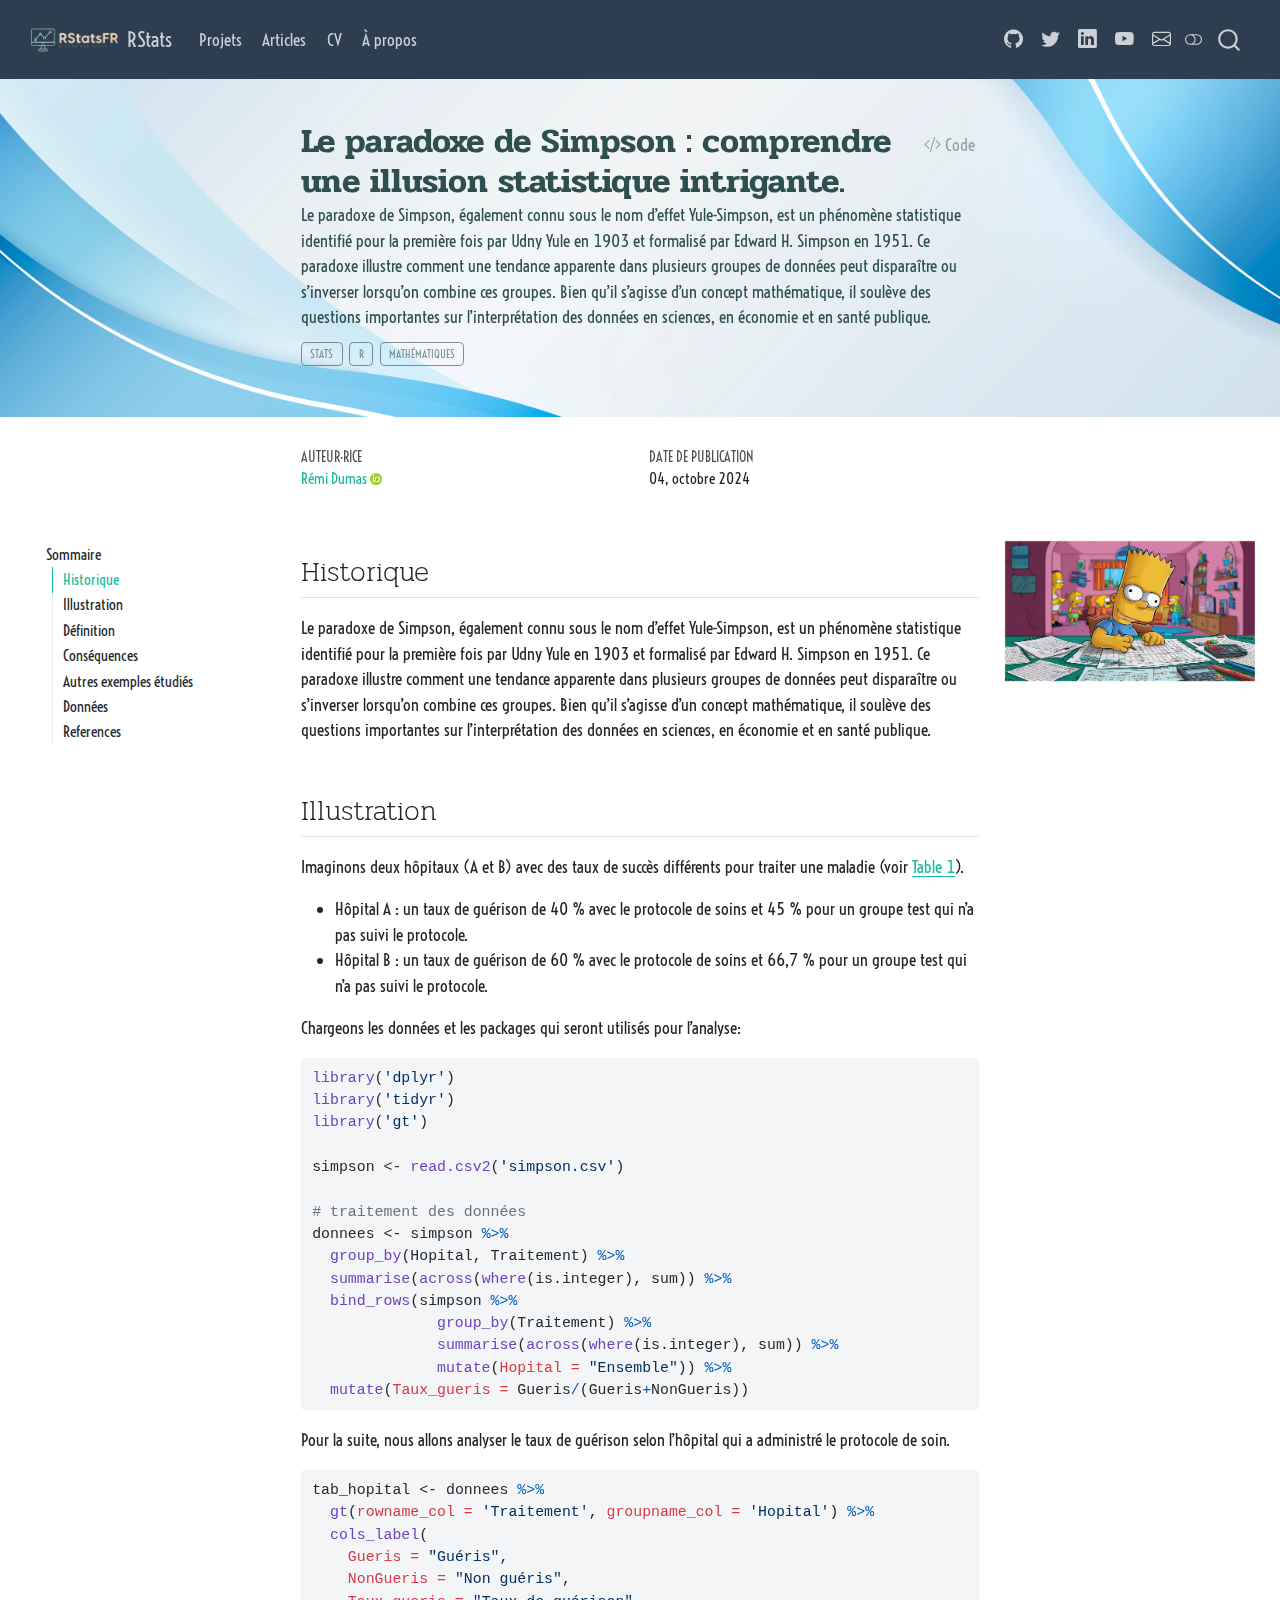
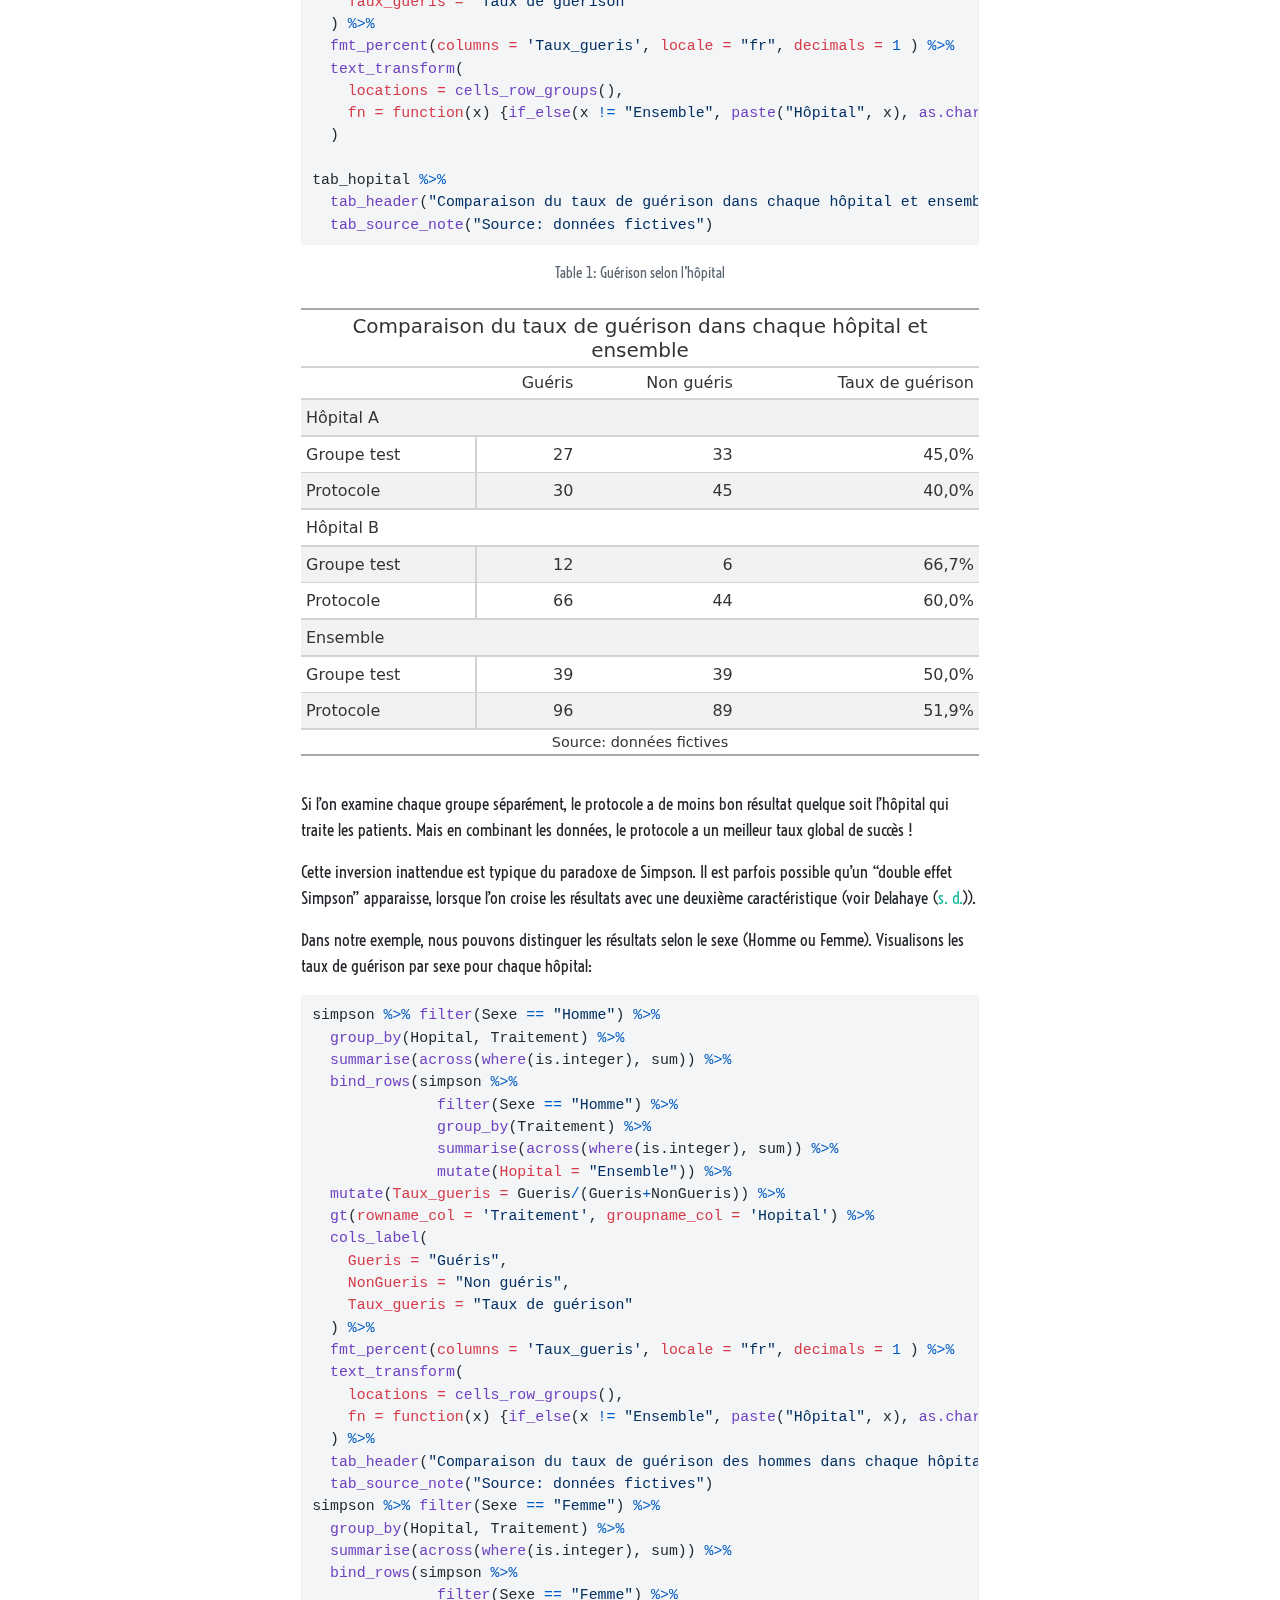
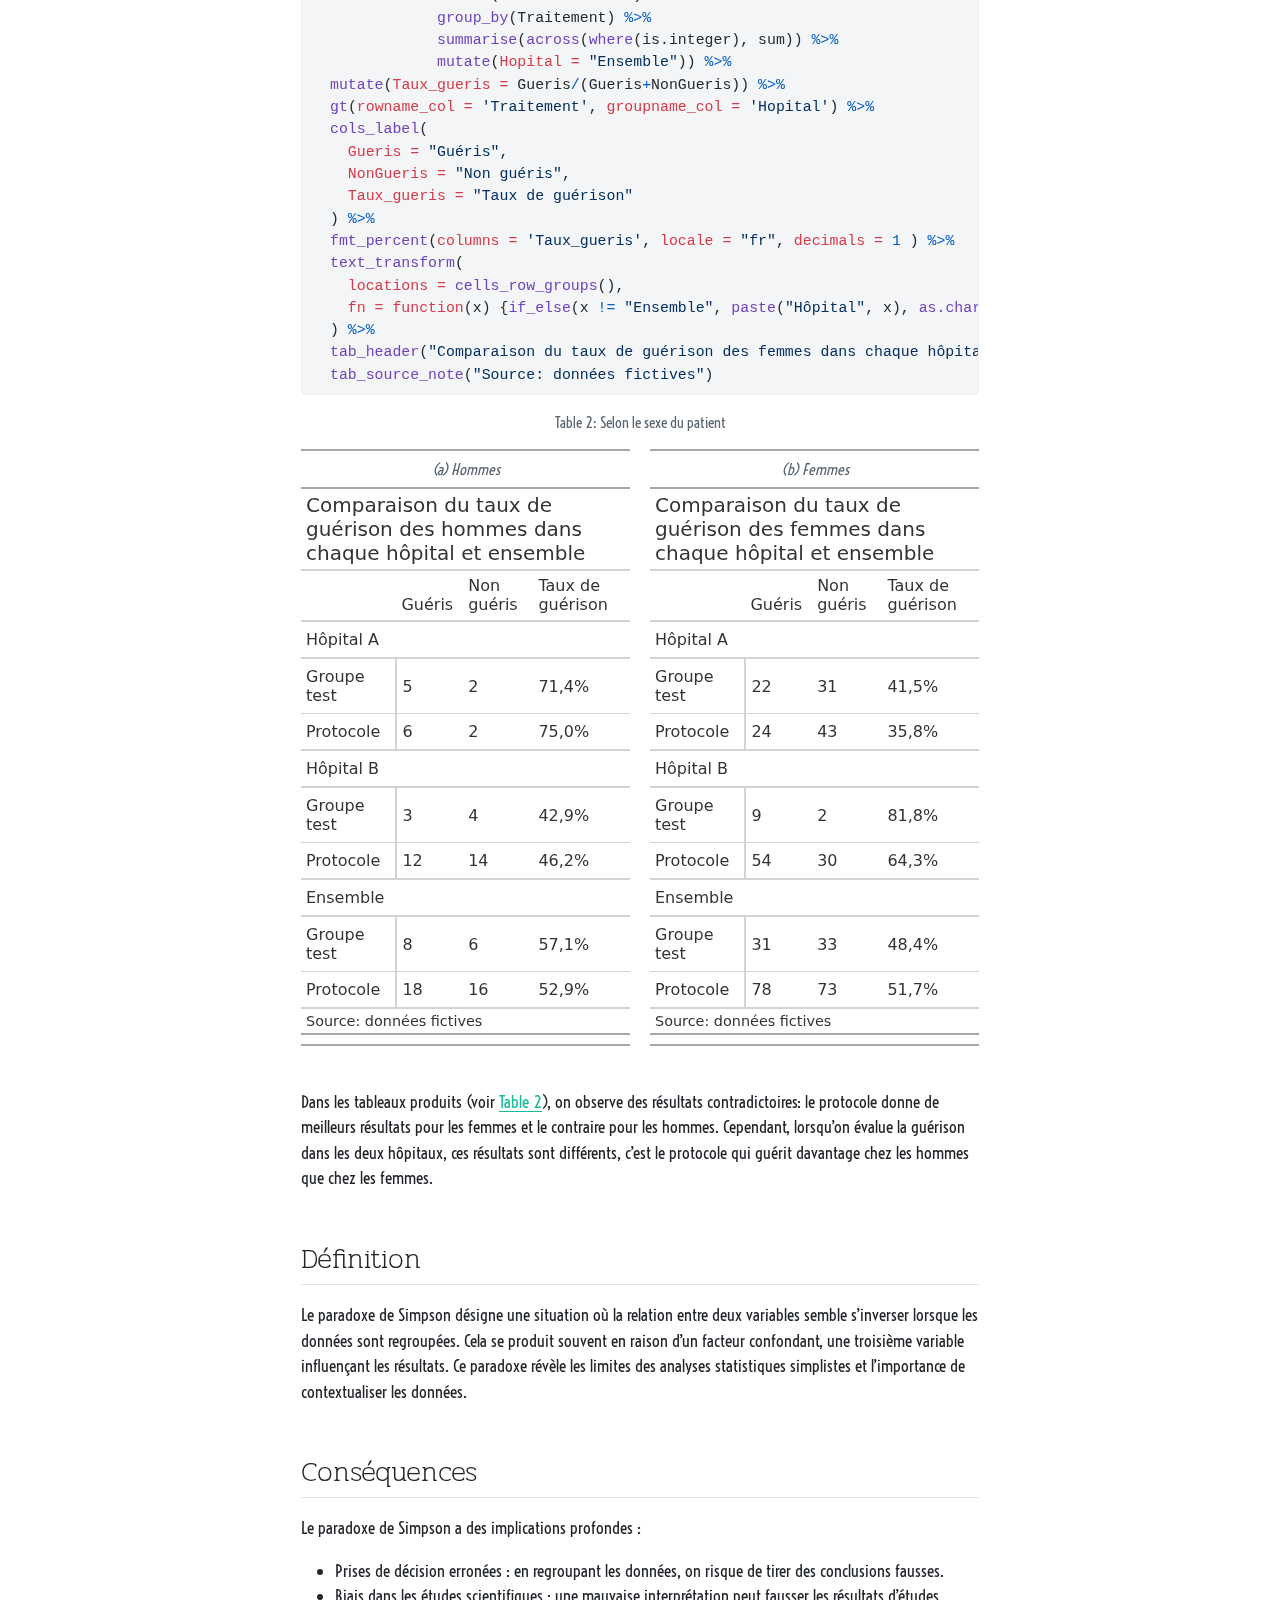
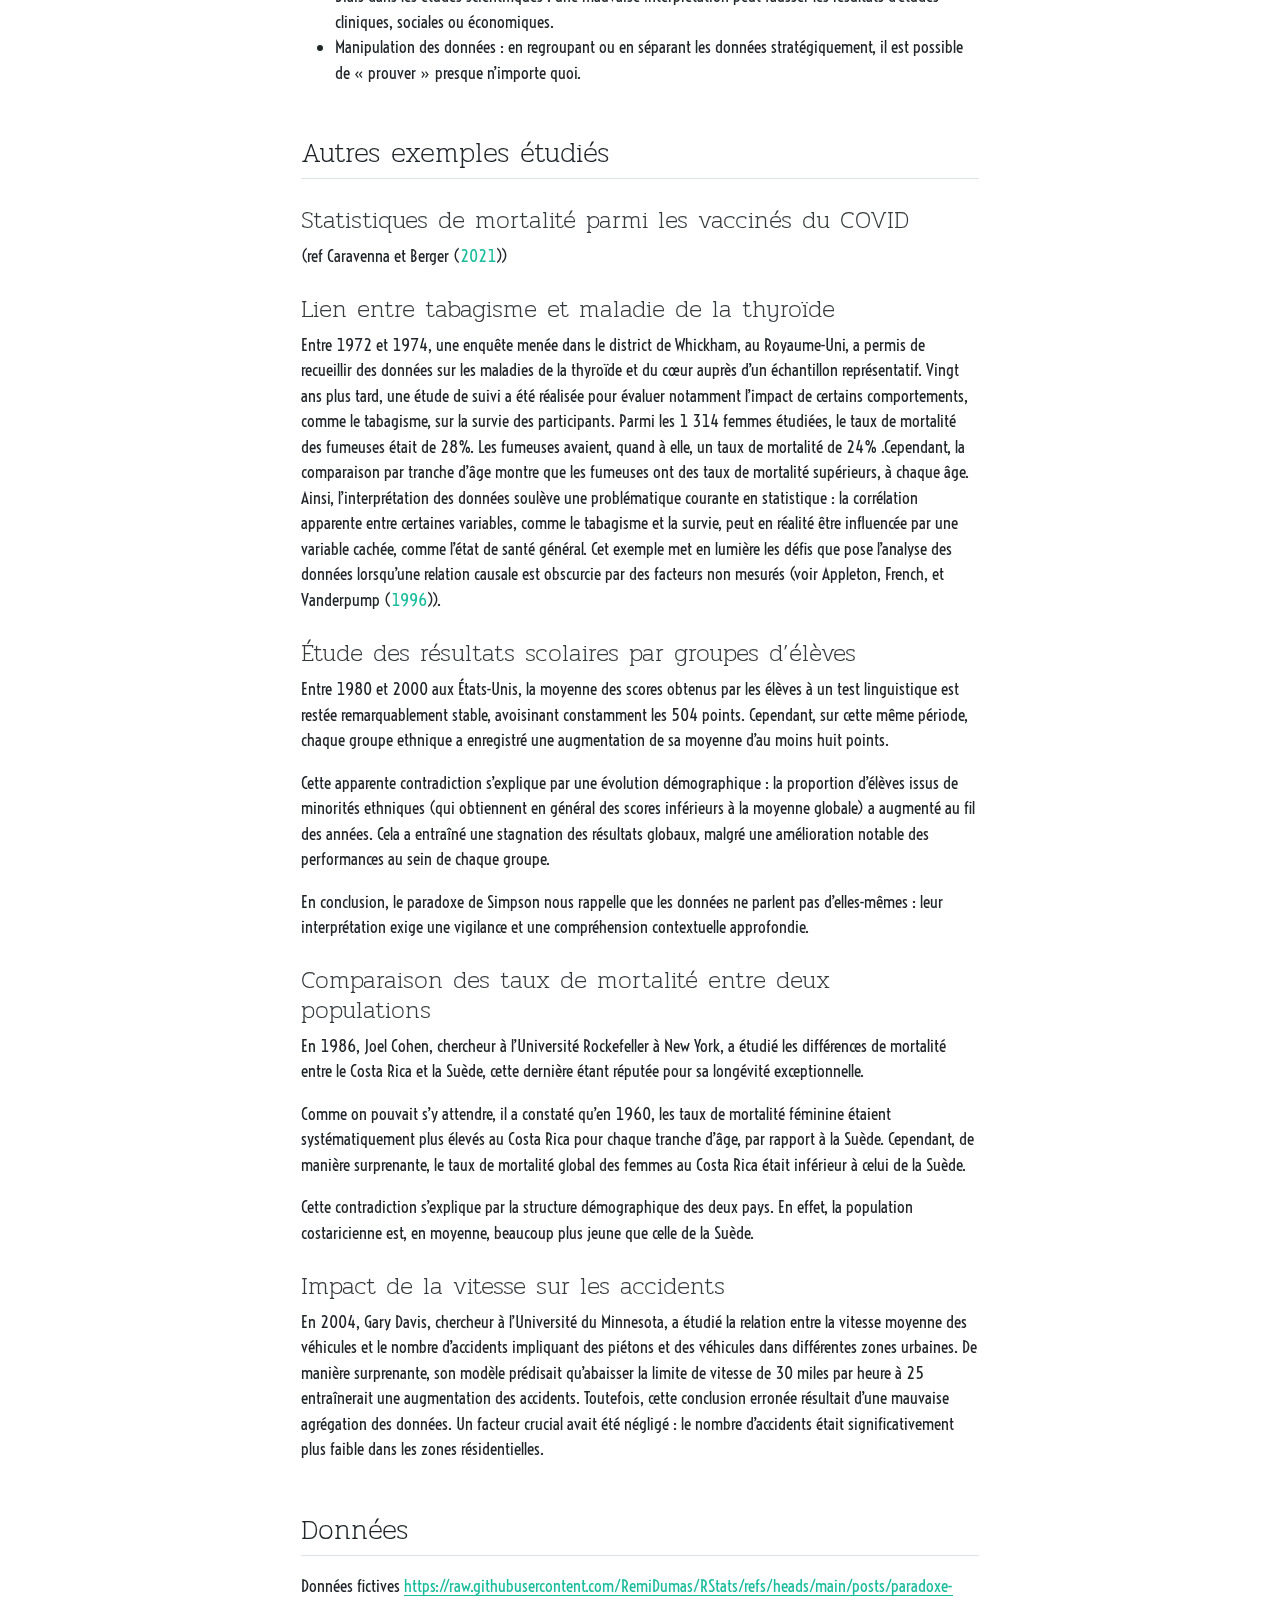
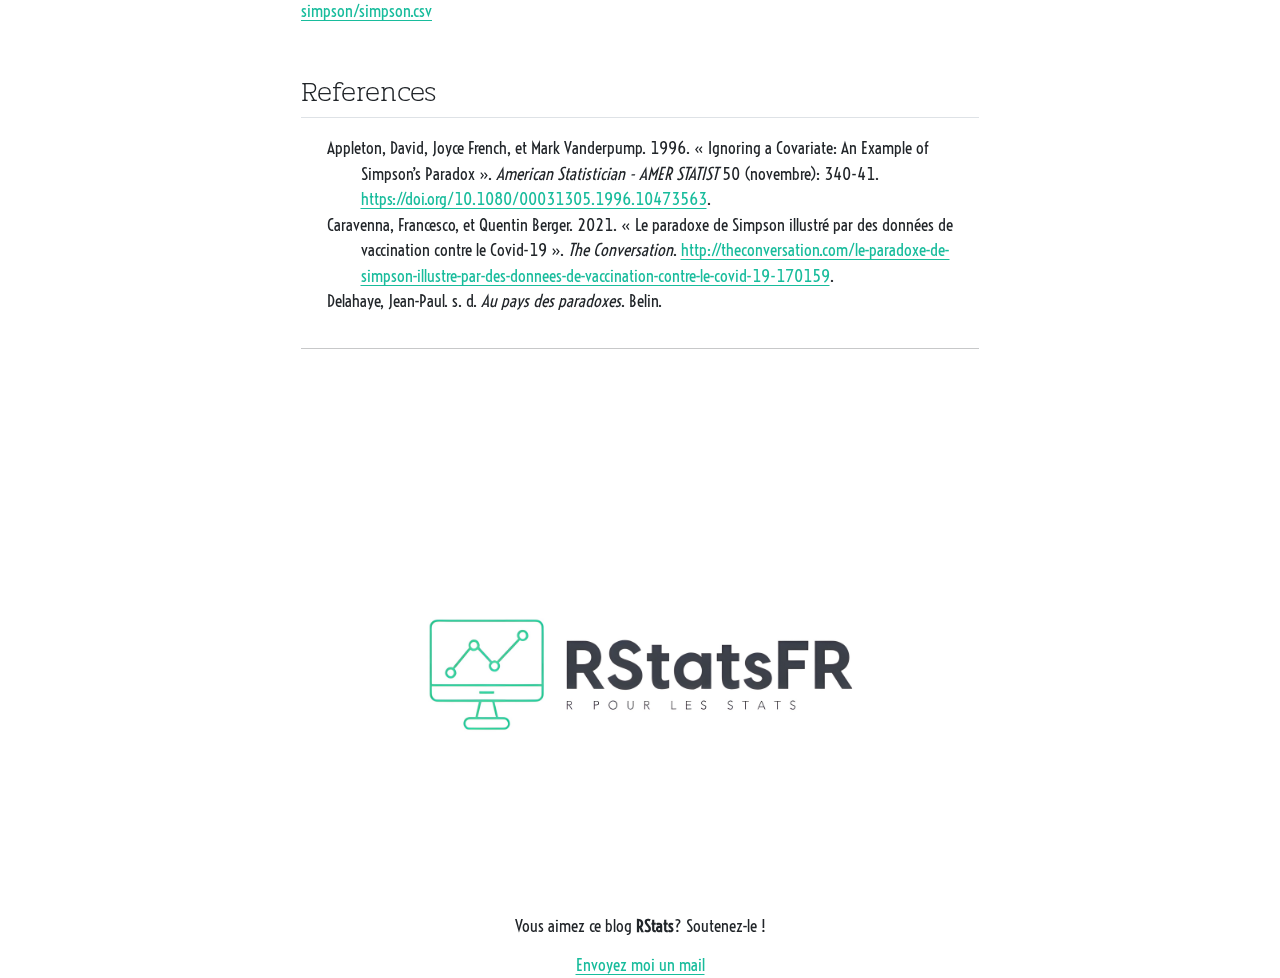
<file: posts/paradoxe-simpson/index.html>
<!DOCTYPE html>
<html xmlns="http://www.w3.org/1999/xhtml" lang="fr" xml:lang="fr"><head>

<meta charset="utf-8">
<meta name="generator" content="quarto-1.6.39">

<meta name="viewport" content="width=device-width, initial-scale=1.0, user-scalable=yes">

<meta name="author" content="Rémi Dumas">
<meta name="description" content="Le paradoxe de Simpson, également connu sous le nom d’effet Yule-Simpson, est un phénomène statistique identifié pour la première fois par Udny Yule en 1903 et formalisé par Edward H. Simpson en 1951. Ce paradoxe illustre comment une tendance apparente dans plusieurs groupes de données peut disparaître ou s’inverser lorsqu’on combine ces groupes. Bien qu’il s’agisse d’un concept mathématique, il soulève des questions importantes sur l’interprétation des données en sciences, en économie et en santé publique.">

<title>Le paradoxe de Simpson : comprendre une illusion statistique intrigante. – RStats</title>
<style>
code{white-space: pre-wrap;}
span.smallcaps{font-variant: small-caps;}
div.columns{display: flex; gap: min(4vw, 1.5em);}
div.column{flex: auto; overflow-x: auto;}
div.hanging-indent{margin-left: 1.5em; text-indent: -1.5em;}
ul.task-list{list-style: none;}
ul.task-list li input[type="checkbox"] {
  width: 0.8em;
  margin: 0 0.8em 0.2em -1em; /* quarto-specific, see https://github.com/quarto-dev/quarto-cli/issues/4556 */ 
  vertical-align: middle;
}
/* CSS for syntax highlighting */
pre > code.sourceCode { white-space: pre; position: relative; }
pre > code.sourceCode > span { line-height: 1.25; }
pre > code.sourceCode > span:empty { height: 1.2em; }
.sourceCode { overflow: visible; }
code.sourceCode > span { color: inherit; text-decoration: inherit; }
div.sourceCode { margin: 1em 0; }
pre.sourceCode { margin: 0; }
@media screen {
div.sourceCode { overflow: auto; }
}
@media print {
pre > code.sourceCode { white-space: pre-wrap; }
pre > code.sourceCode > span { display: inline-block; text-indent: -5em; padding-left: 5em; }
}
pre.numberSource code
  { counter-reset: source-line 0; }
pre.numberSource code > span
  { position: relative; left: -4em; counter-increment: source-line; }
pre.numberSource code > span > a:first-child::before
  { content: counter(source-line);
    position: relative; left: -1em; text-align: right; vertical-align: baseline;
    border: none; display: inline-block;
    -webkit-touch-callout: none; -webkit-user-select: none;
    -khtml-user-select: none; -moz-user-select: none;
    -ms-user-select: none; user-select: none;
    padding: 0 4px; width: 4em;
  }
pre.numberSource { margin-left: 3em;  padding-left: 4px; }
div.sourceCode
  {   }
@media screen {
pre > code.sourceCode > span > a:first-child::before { text-decoration: underline; }
}
/* CSS for citations */
div.csl-bib-body { }
div.csl-entry {
  clear: both;
  margin-bottom: 0em;
}
.hanging-indent div.csl-entry {
  margin-left:2em;
  text-indent:-2em;
}
div.csl-left-margin {
  min-width:2em;
  float:left;
}
div.csl-right-inline {
  margin-left:2em;
  padding-left:1em;
}
div.csl-indent {
  margin-left: 2em;
}</style>


<script src="../../site_libs/quarto-nav/quarto-nav.js"></script>
<script src="../../site_libs/clipboard/clipboard.min.js"></script>
<script src="../../site_libs/quarto-search/autocomplete.umd.js"></script>
<script src="../../site_libs/quarto-search/fuse.min.js"></script>
<script src="../../site_libs/quarto-search/quarto-search.js"></script>
<meta name="quarto:offset" content="../../">
<link href="../../img/favicon.png" rel="icon" type="image/png">
<script src="../../site_libs/quarto-html/quarto.js"></script>
<script src="../../site_libs/quarto-html/popper.min.js"></script>
<script src="../../site_libs/quarto-html/tippy.umd.min.js"></script>
<script src="../../site_libs/quarto-html/anchor.min.js"></script>
<link href="../../site_libs/quarto-html/tippy.css" rel="stylesheet">
<link href="../../site_libs/quarto-html/quarto-syntax-highlighting-0626ff4d7a71b55c8707dcae1d04a9b6.css" rel="stylesheet" class="quarto-color-scheme" id="quarto-text-highlighting-styles">
<link href="../../site_libs/quarto-html/quarto-syntax-highlighting-dark-e25cc82807363e79c52e96bc8b7855f1.css" rel="prefetch" class="quarto-color-scheme quarto-color-alternate" id="quarto-text-highlighting-styles">
<script src="../../site_libs/bootstrap/bootstrap.min.js"></script>
<link href="../../site_libs/bootstrap/bootstrap-icons.css" rel="stylesheet">
<link href="../../site_libs/bootstrap/bootstrap-55dcbe40fb3397d5a1633a124a5f25e4.min.css" rel="stylesheet" append-hash="true" class="quarto-color-scheme" id="quarto-bootstrap" data-mode="light">
<link href="../../site_libs/bootstrap/bootstrap-dark-050c2760ed96546d91b33b5dd106415f.min.css" rel="prefetch" append-hash="true" class="quarto-color-scheme quarto-color-alternate" id="quarto-bootstrap" data-mode="dark">
<script id="quarto-search-options" type="application/json">{
  "location": "navbar",
  "copy-button": false,
  "collapse-after": 3,
  "panel-placement": "end",
  "type": "overlay",
  "limit": 50,
  "keyboard-shortcut": [
    "f",
    "/",
    "s"
  ],
  "show-item-context": false,
  "language": {
    "search-no-results-text": "Pas de résultats",
    "search-matching-documents-text": "documents trouvés",
    "search-copy-link-title": "Copier le lien vers la recherche",
    "search-hide-matches-text": "Cacher les correspondances additionnelles",
    "search-more-match-text": "correspondance de plus dans ce document",
    "search-more-matches-text": "correspondances de plus dans ce document",
    "search-clear-button-title": "Effacer",
    "search-text-placeholder": "",
    "search-detached-cancel-button-title": "Annuler",
    "search-submit-button-title": "Envoyer",
    "search-label": "Recherche"
  }
}</script>
<style>

      .quarto-title-block .quarto-title-banner h1,
      .quarto-title-block .quarto-title-banner h2,
      .quarto-title-block .quarto-title-banner h3,
      .quarto-title-block .quarto-title-banner h4,
      .quarto-title-block .quarto-title-banner h5,
      .quarto-title-block .quarto-title-banner h6
      {
        color: #2F4F4F;
      }

      .quarto-title-block .quarto-title-banner {
        color: #2F4F4F;
background-image: url(../../img/rm209-ning-19-l.jpg);
background-size: cover;
      }
</style>
<style>
@import url('https://fonts.googleapis.com/css2?family=Voltaire&display=swap');
@import url('https://fonts.googleapis.com/css2?family=Fira+Code:wght@300..700&display=swap')
</style>
<script>
MathJax = {
    tex: {
        tags: 'ams'  // should be 'ams', 'none', or 'all'
    },
    output: {
        font: 'mathjax-fira'
    }
};
</script>


</head>

<body class="floating nav-fixed slimcontent">

<div id="quarto-search-results"></div>
  <header id="quarto-header" class="headroom fixed-top quarto-banner">
    <nav class="navbar navbar-expand-lg " data-bs-theme="dark">
      <div class="navbar-container container-fluid">
      <div class="navbar-brand-container mx-auto">
    <a href="../../index.html" class="navbar-brand navbar-brand-logo">
    <img src="../../img/my_image.png" alt="" class="navbar-logo">
    </a>
    <a class="navbar-brand" href="../../index.html">
    <span class="navbar-title">RStats</span>
    </a>
  </div>
            <div id="quarto-search" class="" title="Recherche"></div>
          <button class="navbar-toggler" type="button" data-bs-toggle="collapse" data-bs-target="#navbarCollapse" aria-controls="navbarCollapse" role="menu" aria-expanded="false" aria-label="Basculer la navigation" onclick="if (window.quartoToggleHeadroom) { window.quartoToggleHeadroom(); }">
  <span class="navbar-toggler-icon"></span>
</button>
          <div class="collapse navbar-collapse" id="navbarCollapse">
            <ul class="navbar-nav navbar-nav-scroll me-auto">
  <li class="nav-item">
    <a class="nav-link" href="../../projects/index.html"> 
<span class="menu-text">Projets</span></a>
  </li>  
  <li class="nav-item">
    <a class="nav-link" href="../../index.html"> 
<span class="menu-text">Articles</span></a>
  </li>  
  <li class="nav-item">
    <a class="nav-link" href="../../cv/index.html"> 
<span class="menu-text">CV</span></a>
  </li>  
  <li class="nav-item">
    <a class="nav-link" href="../../about.html"> 
<span class="menu-text">À propos</span></a>
  </li>  
</ul>
            <ul class="navbar-nav navbar-nav-scroll ms-auto">
  <li class="nav-item compact">
    <a class="nav-link" href="https://github.com/RemiDumas/RStats"> <i class="bi bi-github" role="img">
</i> 
<span class="menu-text"></span></a>
  </li>  
  <li class="nav-item compact">
    <a class="nav-link" href="https://twitter.com/RStats"> <i class="bi bi-twitter" role="img">
</i> 
<span class="menu-text"></span></a>
  </li>  
  <li class="nav-item compact">
    <a class="nav-link" href="https://www.linkedin.com/in/remi-dumas-06b81488/"> <i class="bi bi-linkedin" role="img">
</i> 
<span class="menu-text"></span></a>
  </li>  
  <li class="nav-item compact">
    <a class="nav-link" href="https://www.youtube.com/channel/UCiBfVCpuflUSKumU6ekHOfg"> <i class="bi bi-youtube" role="img">
</i> 
<span class="menu-text"></span></a>
  </li>  
  <li class="nav-item compact">
    <a class="nav-link" href="mailto:remi.dumas@gmail.com"> <i class="bi bi-envelope" role="img" aria-label="email">
</i> 
<span class="menu-text"></span></a>
  </li>  
</ul>
          </div> <!-- /navcollapse -->
            <div class="quarto-navbar-tools">
  <a href="" class="quarto-color-scheme-toggle quarto-navigation-tool  px-1" onclick="window.quartoToggleColorScheme(); return false;" title="Basculer le mode sombre"><i class="bi"></i></a>
</div>
      </div> <!-- /container-fluid -->
    </nav>
</header>
<!-- content -->
<header id="title-block-header" class="quarto-title-block default blog-post page-columns page-full">
  <div class="quarto-title-banner page-columns page-full">
    <div class="quarto-title column-body">
      <div class="quarto-title-block"><div><h1 class="title">Le paradoxe de Simpson : comprendre une illusion statistique intrigante.</h1><button type="button" class="btn code-tools-button" id="quarto-code-tools-source"><i class="bi"></i> Code</button></div></div>
                  <div>
        <div class="description">
          Le paradoxe de Simpson, également connu sous le nom d’effet Yule-Simpson, est un phénomène statistique identifié pour la première fois par Udny Yule en 1903 et formalisé par Edward H. Simpson en 1951. Ce paradoxe illustre comment une tendance apparente dans plusieurs groupes de données peut disparaître ou s’inverser lorsqu’on combine ces groupes. Bien qu’il s’agisse d’un concept mathématique, il soulève des questions importantes sur l’interprétation des données en sciences, en économie et en santé publique.
        </div>
      </div>
                          <div class="quarto-categories">
                <div class="quarto-category">stats</div>
                <div class="quarto-category">R</div>
                <div class="quarto-category">mathématiques</div>
              </div>
                  </div>
  </div>
    
  
  <div class="quarto-title-meta">

      <div>
      <div class="quarto-title-meta-heading">Auteur·rice</div>
      <div class="quarto-title-meta-contents">
               <p><a href="https://remidumas.github.io/RStats/">Rémi Dumas</a> <a href="https://orcid.org/0009-0006-0434-7193" class="quarto-title-author-orcid"> <img src="[data-uri]"></a></p>
            </div>
    </div>
      
      <div>
      <div class="quarto-title-meta-heading">Date de publication</div>
      <div class="quarto-title-meta-contents">
        <p class="date">04, octobre 2024</p>
      </div>
    </div>
    
      
    </div>
    
  
  </header><div id="quarto-content" class="quarto-container page-columns page-rows-contents page-layout-article page-navbar">
<!-- sidebar -->
  <nav id="quarto-sidebar" class="sidebar collapse collapse-horizontal quarto-sidebar-collapse-item sidebar-navigation floating overflow-auto">
    <nav id="TOC" role="doc-toc" class="toc-active">
    <h2 id="toc-title">Sommaire</h2>
   
  <ul>
  <li><a href="#historique" id="toc-historique" class="nav-link active" data-scroll-target="#historique">Historique</a></li>
  <li><a href="#illustration" id="toc-illustration" class="nav-link" data-scroll-target="#illustration">Illustration</a></li>
  <li><a href="#définition" id="toc-définition" class="nav-link" data-scroll-target="#définition">Définition</a></li>
  <li><a href="#conséquences" id="toc-conséquences" class="nav-link" data-scroll-target="#conséquences">Conséquences</a></li>
  <li><a href="#autres-exemples-étudiés" id="toc-autres-exemples-étudiés" class="nav-link" data-scroll-target="#autres-exemples-étudiés">Autres exemples étudiés</a>
  <ul class="collapse">
  <li><a href="#statistiques-de-mortalité-parmi-les-vaccinés-du-covid" id="toc-statistiques-de-mortalité-parmi-les-vaccinés-du-covid" class="nav-link" data-scroll-target="#statistiques-de-mortalité-parmi-les-vaccinés-du-covid">Statistiques de mortalité parmi les vaccinés du COVID</a></li>
  <li><a href="#lien-entre-tabagisme-et-maladie-de-la-thyroïde" id="toc-lien-entre-tabagisme-et-maladie-de-la-thyroïde" class="nav-link" data-scroll-target="#lien-entre-tabagisme-et-maladie-de-la-thyroïde">Lien entre tabagisme et maladie de la thyroïde</a></li>
  <li><a href="#étude-des-résultats-scolaires-par-groupes-délèves" id="toc-étude-des-résultats-scolaires-par-groupes-délèves" class="nav-link" data-scroll-target="#étude-des-résultats-scolaires-par-groupes-délèves">Étude des résultats scolaires par groupes d’élèves</a></li>
  <li><a href="#comparaison-des-taux-de-mortalité-entre-deux-populations" id="toc-comparaison-des-taux-de-mortalité-entre-deux-populations" class="nav-link" data-scroll-target="#comparaison-des-taux-de-mortalité-entre-deux-populations">Comparaison des taux de mortalité entre deux populations</a></li>
  <li><a href="#impact-de-la-vitesse-sur-les-accidents" id="toc-impact-de-la-vitesse-sur-les-accidents" class="nav-link" data-scroll-target="#impact-de-la-vitesse-sur-les-accidents">Impact de la vitesse sur les accidents</a></li>
  </ul></li>
  <li><a href="#données" id="toc-données" class="nav-link" data-scroll-target="#données">Données</a></li>
  <li><a href="#references" id="toc-references" class="nav-link" data-scroll-target="#references">References</a></li>
  </ul>
</nav>
</nav>
<div id="quarto-sidebar-glass" class="quarto-sidebar-collapse-item" data-bs-toggle="collapse" data-bs-target=".quarto-sidebar-collapse-item"></div>
<!-- margin-sidebar -->
    <div id="quarto-margin-sidebar" class="sidebar margin-sidebar zindex-bottom">
    </div>
<!-- main -->
<main class="content quarto-banner-title-block page-columns page-full" id="quarto-document-content">
<div class="no-row-height column-margin column-container">
  <div class="">
    <img src="simpson.jpg" style="width:100%">
  </div>
</div>





<section id="historique" class="level2">
<h2 class="anchored" data-anchor-id="historique">Historique</h2>
<p>Le paradoxe de Simpson, également connu sous le nom d’effet Yule-Simpson, est un phénomène statistique identifié pour la première fois par Udny Yule en 1903 et formalisé par Edward H. Simpson en 1951. Ce paradoxe illustre comment une tendance apparente dans plusieurs groupes de données peut disparaître ou s’inverser lorsqu’on combine ces groupes. Bien qu’il s’agisse d’un concept mathématique, il soulève des questions importantes sur l’interprétation des données en sciences, en économie et en santé publique.</p>
</section>
<section id="illustration" class="level2">
<h2 class="anchored" data-anchor-id="illustration">Illustration</h2>
<p>Imaginons deux hôpitaux (A et B) avec des taux de succès différents pour traiter une maladie (voir <a href="#tbl-hopital" class="quarto-xref">Table&nbsp;1</a>).</p>
<ul>
<li>Hôpital A : un taux de guérison de 40 % avec le protocole de soins et 45 % pour un groupe test qui n’a pas suivi le protocole.</li>
<li>Hôpital B : un taux de guérison de 60 % avec le protocole de soins et 66,7 % pour un groupe test qui n’a pas suivi le protocole.</li>
</ul>
<p>Chargeons les données et les packages qui seront utilisés pour l’analyse:</p>
<div class="cell">
<div class="sourceCode cell-code" id="cb1"><pre class="sourceCode r code-with-copy"><code class="sourceCode r"><span id="cb1-1"><a href="#cb1-1" aria-hidden="true" tabindex="-1"></a><span class="fu">library</span>(<span class="st">'dplyr'</span>)</span>
<span id="cb1-2"><a href="#cb1-2" aria-hidden="true" tabindex="-1"></a><span class="fu">library</span>(<span class="st">'tidyr'</span>)</span>
<span id="cb1-3"><a href="#cb1-3" aria-hidden="true" tabindex="-1"></a><span class="fu">library</span>(<span class="st">'gt'</span>)</span>
<span id="cb1-4"><a href="#cb1-4" aria-hidden="true" tabindex="-1"></a></span>
<span id="cb1-5"><a href="#cb1-5" aria-hidden="true" tabindex="-1"></a>simpson <span class="ot">&lt;-</span> <span class="fu">read.csv2</span>(<span class="st">'simpson.csv'</span>)</span>
<span id="cb1-6"><a href="#cb1-6" aria-hidden="true" tabindex="-1"></a></span>
<span id="cb1-7"><a href="#cb1-7" aria-hidden="true" tabindex="-1"></a><span class="co"># traitement des données</span></span>
<span id="cb1-8"><a href="#cb1-8" aria-hidden="true" tabindex="-1"></a>donnees <span class="ot">&lt;-</span> simpson <span class="sc">%&gt;%</span> </span>
<span id="cb1-9"><a href="#cb1-9" aria-hidden="true" tabindex="-1"></a>  <span class="fu">group_by</span>(Hopital, Traitement) <span class="sc">%&gt;%</span> </span>
<span id="cb1-10"><a href="#cb1-10" aria-hidden="true" tabindex="-1"></a>  <span class="fu">summarise</span>(<span class="fu">across</span>(<span class="fu">where</span>(is.integer), sum)) <span class="sc">%&gt;%</span> </span>
<span id="cb1-11"><a href="#cb1-11" aria-hidden="true" tabindex="-1"></a>  <span class="fu">bind_rows</span>(simpson <span class="sc">%&gt;%</span> </span>
<span id="cb1-12"><a href="#cb1-12" aria-hidden="true" tabindex="-1"></a>              <span class="fu">group_by</span>(Traitement) <span class="sc">%&gt;%</span> </span>
<span id="cb1-13"><a href="#cb1-13" aria-hidden="true" tabindex="-1"></a>              <span class="fu">summarise</span>(<span class="fu">across</span>(<span class="fu">where</span>(is.integer), sum)) <span class="sc">%&gt;%</span> </span>
<span id="cb1-14"><a href="#cb1-14" aria-hidden="true" tabindex="-1"></a>              <span class="fu">mutate</span>(<span class="at">Hopital =</span> <span class="st">"Ensemble"</span>)) <span class="sc">%&gt;%</span> </span>
<span id="cb1-15"><a href="#cb1-15" aria-hidden="true" tabindex="-1"></a>  <span class="fu">mutate</span>(<span class="at">Taux_gueris =</span> Gueris<span class="sc">/</span>(Gueris<span class="sc">+</span>NonGueris)) </span></code><button title="Copier vers le presse-papier" class="code-copy-button"><i class="bi"></i></button></pre></div>
</div>
<p>Pour la suite, nous allons analyser le taux de guérison selon l’hôpital qui a administré le protocole de soin.</p>
<div class="cell">
<div class="sourceCode cell-code" id="cb2"><pre class="sourceCode r code-with-copy"><code class="sourceCode r"><span id="cb2-1"><a href="#cb2-1" aria-hidden="true" tabindex="-1"></a>tab_hopital <span class="ot">&lt;-</span> donnees <span class="sc">%&gt;%</span> </span>
<span id="cb2-2"><a href="#cb2-2" aria-hidden="true" tabindex="-1"></a>  <span class="fu">gt</span>(<span class="at">rowname_col =</span> <span class="st">'Traitement'</span>, <span class="at">groupname_col =</span> <span class="st">'Hopital'</span>) <span class="sc">%&gt;%</span> </span>
<span id="cb2-3"><a href="#cb2-3" aria-hidden="true" tabindex="-1"></a>  <span class="fu">cols_label</span>(</span>
<span id="cb2-4"><a href="#cb2-4" aria-hidden="true" tabindex="-1"></a>    <span class="at">Gueris =</span> <span class="st">"Guéris"</span>,</span>
<span id="cb2-5"><a href="#cb2-5" aria-hidden="true" tabindex="-1"></a>    <span class="at">NonGueris =</span> <span class="st">"Non guéris"</span>,</span>
<span id="cb2-6"><a href="#cb2-6" aria-hidden="true" tabindex="-1"></a>    <span class="at">Taux_gueris =</span> <span class="st">"Taux de guérison"</span></span>
<span id="cb2-7"><a href="#cb2-7" aria-hidden="true" tabindex="-1"></a>  ) <span class="sc">%&gt;%</span> </span>
<span id="cb2-8"><a href="#cb2-8" aria-hidden="true" tabindex="-1"></a>  <span class="fu">fmt_percent</span>(<span class="at">columns =</span> <span class="st">'Taux_gueris'</span>, <span class="at">locale =</span> <span class="st">"fr"</span>, <span class="at">decimals =</span> <span class="dv">1</span> ) <span class="sc">%&gt;%</span> </span>
<span id="cb2-9"><a href="#cb2-9" aria-hidden="true" tabindex="-1"></a>  <span class="fu">text_transform</span>(</span>
<span id="cb2-10"><a href="#cb2-10" aria-hidden="true" tabindex="-1"></a>    <span class="at">locations =</span> <span class="fu">cells_row_groups</span>(),</span>
<span id="cb2-11"><a href="#cb2-11" aria-hidden="true" tabindex="-1"></a>    <span class="at">fn =</span> <span class="cf">function</span>(x) {<span class="fu">if_else</span>(x <span class="sc">!=</span> <span class="st">"Ensemble"</span>, <span class="fu">paste</span>(<span class="st">"Hôpital"</span>, x), <span class="fu">as.character</span>(x))}</span>
<span id="cb2-12"><a href="#cb2-12" aria-hidden="true" tabindex="-1"></a>  ) </span>
<span id="cb2-13"><a href="#cb2-13" aria-hidden="true" tabindex="-1"></a></span>
<span id="cb2-14"><a href="#cb2-14" aria-hidden="true" tabindex="-1"></a>tab_hopital <span class="sc">%&gt;%</span> </span>
<span id="cb2-15"><a href="#cb2-15" aria-hidden="true" tabindex="-1"></a>  <span class="fu">tab_header</span>(<span class="st">"Comparaison du taux de guérison dans chaque hôpital et ensemble"</span>) <span class="sc">%&gt;%</span> </span>
<span id="cb2-16"><a href="#cb2-16" aria-hidden="true" tabindex="-1"></a>  <span class="fu">tab_source_note</span>(<span class="st">"Source: données fictives"</span>)</span></code><button title="Copier vers le presse-papier" class="code-copy-button"><i class="bi"></i></button></pre></div>
<div id="tbl-hopital" class="cell quarto-float quarto-figure quarto-figure-center anchored">
<figure class="quarto-float quarto-float-tbl figure">
<figcaption class="quarto-float-caption-top quarto-float-caption quarto-float-tbl" id="tbl-hopital-caption-0ceaefa1-69ba-4598-a22c-09a6ac19f8ca">
Table&nbsp;1: Guérison selon l’hôpital
</figcaption>
<div aria-describedby="tbl-hopital-caption-0ceaefa1-69ba-4598-a22c-09a6ac19f8ca">
<div class="cell-output-display">
<div id="iavzshmhcr" style="padding-left:0px;padding-right:0px;padding-top:10px;padding-bottom:10px;overflow-x:auto;overflow-y:auto;width:auto;height:auto;">
<style>#iavzshmhcr table {
  font-family: system-ui, 'Segoe UI', Roboto, Helvetica, Arial, sans-serif, 'Apple Color Emoji', 'Segoe UI Emoji', 'Segoe UI Symbol', 'Noto Color Emoji';
  -webkit-font-smoothing: antialiased;
  -moz-osx-font-smoothing: grayscale;
}

#iavzshmhcr thead, #iavzshmhcr tbody, #iavzshmhcr tfoot, #iavzshmhcr tr, #iavzshmhcr td, #iavzshmhcr th {
  border-style: none;
}

#iavzshmhcr p {
  margin: 0;
  padding: 0;
}

#iavzshmhcr .gt_table {
  display: table;
  border-collapse: collapse;
  line-height: normal;
  margin-left: auto;
  margin-right: auto;
  color: #333333;
  font-size: 16px;
  font-weight: normal;
  font-style: normal;
  background-color: #FFFFFF;
  width: auto;
  border-top-style: solid;
  border-top-width: 2px;
  border-top-color: #A8A8A8;
  border-right-style: none;
  border-right-width: 2px;
  border-right-color: #D3D3D3;
  border-bottom-style: solid;
  border-bottom-width: 2px;
  border-bottom-color: #A8A8A8;
  border-left-style: none;
  border-left-width: 2px;
  border-left-color: #D3D3D3;
}

#iavzshmhcr .gt_caption {
  padding-top: 4px;
  padding-bottom: 4px;
}

#iavzshmhcr .gt_title {
  color: #333333;
  font-size: 125%;
  font-weight: initial;
  padding-top: 4px;
  padding-bottom: 4px;
  padding-left: 5px;
  padding-right: 5px;
  border-bottom-color: #FFFFFF;
  border-bottom-width: 0;
}

#iavzshmhcr .gt_subtitle {
  color: #333333;
  font-size: 85%;
  font-weight: initial;
  padding-top: 3px;
  padding-bottom: 5px;
  padding-left: 5px;
  padding-right: 5px;
  border-top-color: #FFFFFF;
  border-top-width: 0;
}

#iavzshmhcr .gt_heading {
  background-color: #FFFFFF;
  text-align: center;
  border-bottom-color: #FFFFFF;
  border-left-style: none;
  border-left-width: 1px;
  border-left-color: #D3D3D3;
  border-right-style: none;
  border-right-width: 1px;
  border-right-color: #D3D3D3;
}

#iavzshmhcr .gt_bottom_border {
  border-bottom-style: solid;
  border-bottom-width: 2px;
  border-bottom-color: #D3D3D3;
}

#iavzshmhcr .gt_col_headings {
  border-top-style: solid;
  border-top-width: 2px;
  border-top-color: #D3D3D3;
  border-bottom-style: solid;
  border-bottom-width: 2px;
  border-bottom-color: #D3D3D3;
  border-left-style: none;
  border-left-width: 1px;
  border-left-color: #D3D3D3;
  border-right-style: none;
  border-right-width: 1px;
  border-right-color: #D3D3D3;
}

#iavzshmhcr .gt_col_heading {
  color: #333333;
  background-color: #FFFFFF;
  font-size: 100%;
  font-weight: normal;
  text-transform: inherit;
  border-left-style: none;
  border-left-width: 1px;
  border-left-color: #D3D3D3;
  border-right-style: none;
  border-right-width: 1px;
  border-right-color: #D3D3D3;
  vertical-align: bottom;
  padding-top: 5px;
  padding-bottom: 6px;
  padding-left: 5px;
  padding-right: 5px;
  overflow-x: hidden;
}

#iavzshmhcr .gt_column_spanner_outer {
  color: #333333;
  background-color: #FFFFFF;
  font-size: 100%;
  font-weight: normal;
  text-transform: inherit;
  padding-top: 0;
  padding-bottom: 0;
  padding-left: 4px;
  padding-right: 4px;
}

#iavzshmhcr .gt_column_spanner_outer:first-child {
  padding-left: 0;
}

#iavzshmhcr .gt_column_spanner_outer:last-child {
  padding-right: 0;
}

#iavzshmhcr .gt_column_spanner {
  border-bottom-style: solid;
  border-bottom-width: 2px;
  border-bottom-color: #D3D3D3;
  vertical-align: bottom;
  padding-top: 5px;
  padding-bottom: 5px;
  overflow-x: hidden;
  display: inline-block;
  width: 100%;
}

#iavzshmhcr .gt_spanner_row {
  border-bottom-style: hidden;
}

#iavzshmhcr .gt_group_heading {
  padding-top: 8px;
  padding-bottom: 8px;
  padding-left: 5px;
  padding-right: 5px;
  color: #333333;
  background-color: #FFFFFF;
  font-size: 100%;
  font-weight: initial;
  text-transform: inherit;
  border-top-style: solid;
  border-top-width: 2px;
  border-top-color: #D3D3D3;
  border-bottom-style: solid;
  border-bottom-width: 2px;
  border-bottom-color: #D3D3D3;
  border-left-style: none;
  border-left-width: 1px;
  border-left-color: #D3D3D3;
  border-right-style: none;
  border-right-width: 1px;
  border-right-color: #D3D3D3;
  vertical-align: middle;
  text-align: left;
}

#iavzshmhcr .gt_empty_group_heading {
  padding: 0.5px;
  color: #333333;
  background-color: #FFFFFF;
  font-size: 100%;
  font-weight: initial;
  border-top-style: solid;
  border-top-width: 2px;
  border-top-color: #D3D3D3;
  border-bottom-style: solid;
  border-bottom-width: 2px;
  border-bottom-color: #D3D3D3;
  vertical-align: middle;
}

#iavzshmhcr .gt_from_md > :first-child {
  margin-top: 0;
}

#iavzshmhcr .gt_from_md > :last-child {
  margin-bottom: 0;
}

#iavzshmhcr .gt_row {
  padding-top: 8px;
  padding-bottom: 8px;
  padding-left: 5px;
  padding-right: 5px;
  margin: 10px;
  border-top-style: solid;
  border-top-width: 1px;
  border-top-color: #D3D3D3;
  border-left-style: none;
  border-left-width: 1px;
  border-left-color: #D3D3D3;
  border-right-style: none;
  border-right-width: 1px;
  border-right-color: #D3D3D3;
  vertical-align: middle;
  overflow-x: hidden;
}

#iavzshmhcr .gt_stub {
  color: #333333;
  background-color: #FFFFFF;
  font-size: 100%;
  font-weight: initial;
  text-transform: inherit;
  border-right-style: solid;
  border-right-width: 2px;
  border-right-color: #D3D3D3;
  padding-left: 5px;
  padding-right: 5px;
}

#iavzshmhcr .gt_stub_row_group {
  color: #333333;
  background-color: #FFFFFF;
  font-size: 100%;
  font-weight: initial;
  text-transform: inherit;
  border-right-style: solid;
  border-right-width: 2px;
  border-right-color: #D3D3D3;
  padding-left: 5px;
  padding-right: 5px;
  vertical-align: top;
}

#iavzshmhcr .gt_row_group_first td {
  border-top-width: 2px;
}

#iavzshmhcr .gt_row_group_first th {
  border-top-width: 2px;
}

#iavzshmhcr .gt_summary_row {
  color: #333333;
  background-color: #FFFFFF;
  text-transform: inherit;
  padding-top: 8px;
  padding-bottom: 8px;
  padding-left: 5px;
  padding-right: 5px;
}

#iavzshmhcr .gt_first_summary_row {
  border-top-style: solid;
  border-top-color: #D3D3D3;
}

#iavzshmhcr .gt_first_summary_row.thick {
  border-top-width: 2px;
}

#iavzshmhcr .gt_last_summary_row {
  padding-top: 8px;
  padding-bottom: 8px;
  padding-left: 5px;
  padding-right: 5px;
  border-bottom-style: solid;
  border-bottom-width: 2px;
  border-bottom-color: #D3D3D3;
}

#iavzshmhcr .gt_grand_summary_row {
  color: #333333;
  background-color: #FFFFFF;
  text-transform: inherit;
  padding-top: 8px;
  padding-bottom: 8px;
  padding-left: 5px;
  padding-right: 5px;
}

#iavzshmhcr .gt_first_grand_summary_row {
  padding-top: 8px;
  padding-bottom: 8px;
  padding-left: 5px;
  padding-right: 5px;
  border-top-style: double;
  border-top-width: 6px;
  border-top-color: #D3D3D3;
}

#iavzshmhcr .gt_last_grand_summary_row_top {
  padding-top: 8px;
  padding-bottom: 8px;
  padding-left: 5px;
  padding-right: 5px;
  border-bottom-style: double;
  border-bottom-width: 6px;
  border-bottom-color: #D3D3D3;
}

#iavzshmhcr .gt_striped {
  background-color: rgba(128, 128, 128, 0.05);
}

#iavzshmhcr .gt_table_body {
  border-top-style: solid;
  border-top-width: 2px;
  border-top-color: #D3D3D3;
  border-bottom-style: solid;
  border-bottom-width: 2px;
  border-bottom-color: #D3D3D3;
}

#iavzshmhcr .gt_footnotes {
  color: #333333;
  background-color: #FFFFFF;
  border-bottom-style: none;
  border-bottom-width: 2px;
  border-bottom-color: #D3D3D3;
  border-left-style: none;
  border-left-width: 2px;
  border-left-color: #D3D3D3;
  border-right-style: none;
  border-right-width: 2px;
  border-right-color: #D3D3D3;
}

#iavzshmhcr .gt_footnote {
  margin: 0px;
  font-size: 90%;
  padding-top: 4px;
  padding-bottom: 4px;
  padding-left: 5px;
  padding-right: 5px;
}

#iavzshmhcr .gt_sourcenotes {
  color: #333333;
  background-color: #FFFFFF;
  border-bottom-style: none;
  border-bottom-width: 2px;
  border-bottom-color: #D3D3D3;
  border-left-style: none;
  border-left-width: 2px;
  border-left-color: #D3D3D3;
  border-right-style: none;
  border-right-width: 2px;
  border-right-color: #D3D3D3;
}

#iavzshmhcr .gt_sourcenote {
  font-size: 90%;
  padding-top: 4px;
  padding-bottom: 4px;
  padding-left: 5px;
  padding-right: 5px;
}

#iavzshmhcr .gt_left {
  text-align: left;
}

#iavzshmhcr .gt_center {
  text-align: center;
}

#iavzshmhcr .gt_right {
  text-align: right;
  font-variant-numeric: tabular-nums;
}

#iavzshmhcr .gt_font_normal {
  font-weight: normal;
}

#iavzshmhcr .gt_font_bold {
  font-weight: bold;
}

#iavzshmhcr .gt_font_italic {
  font-style: italic;
}

#iavzshmhcr .gt_super {
  font-size: 65%;
}

#iavzshmhcr .gt_footnote_marks {
  font-size: 75%;
  vertical-align: 0.4em;
  position: initial;
}

#iavzshmhcr .gt_asterisk {
  font-size: 100%;
  vertical-align: 0;
}

#iavzshmhcr .gt_indent_1 {
  text-indent: 5px;
}

#iavzshmhcr .gt_indent_2 {
  text-indent: 10px;
}

#iavzshmhcr .gt_indent_3 {
  text-indent: 15px;
}

#iavzshmhcr .gt_indent_4 {
  text-indent: 20px;
}

#iavzshmhcr .gt_indent_5 {
  text-indent: 25px;
}

#iavzshmhcr .katex-display {
  display: inline-flex !important;
  margin-bottom: 0.75em !important;
}

#iavzshmhcr div.Reactable > div.rt-table > div.rt-thead > div.rt-tr.rt-tr-group-header > div.rt-th-group:after {
  height: 0px !important;
}
</style>

<table class="gt_table do-not-create-environment cell caption-top table table-sm table-striped small" data-quarto-postprocess="true" data-quarto-disable-processing="false" data-quarto-bootstrap="false">
<thead>
<tr class="gt_heading header">
<th colspan="4" class="gt_heading gt_title gt_font_normal gt_bottom_border">Comparaison du taux de guérison dans chaque hôpital et ensemble</th>
</tr>
<tr class="gt_col_headings even">
<th id="a::stub" class="gt_col_heading gt_columns_bottom_border gt_left" data-quarto-table-cell-role="th" scope="col"></th>
<th id="Gueris" class="gt_col_heading gt_columns_bottom_border gt_right" data-quarto-table-cell-role="th" scope="col">Guéris</th>
<th id="NonGueris" class="gt_col_heading gt_columns_bottom_border gt_right" data-quarto-table-cell-role="th" scope="col">Non guéris</th>
<th id="Taux_gueris" class="gt_col_heading gt_columns_bottom_border gt_right" data-quarto-table-cell-role="th" scope="col">Taux de guérison</th>
</tr>
</thead>
<tbody class="gt_table_body">
<tr class="gt_group_heading_row odd">
<td colspan="4" id="Hôpital A" class="gt_group_heading" data-quarto-table-cell-role="th" scope="colgroup">Hôpital A</td>
</tr>
<tr class="gt_row_group_first even">
<td id="stub_1_1" class="gt_row gt_left gt_stub" data-quarto-table-cell-role="th" scope="row">Groupe test</td>
<td class="gt_row gt_right" headers="A stub_1_1 Gueris">27</td>
<td class="gt_row gt_right" headers="A stub_1_1 NonGueris">33</td>
<td class="gt_row gt_right" headers="A stub_1_1 Taux_gueris">45,0%</td>
</tr>
<tr class="odd">
<td id="stub_1_2" class="gt_row gt_left gt_stub" data-quarto-table-cell-role="th" scope="row">Protocole</td>
<td class="gt_row gt_right" headers="A stub_1_2 Gueris">30</td>
<td class="gt_row gt_right" headers="A stub_1_2 NonGueris">45</td>
<td class="gt_row gt_right" headers="A stub_1_2 Taux_gueris">40,0%</td>
</tr>
<tr class="gt_group_heading_row even">
<td colspan="4" id="Hôpital B" class="gt_group_heading" data-quarto-table-cell-role="th" scope="colgroup">Hôpital B</td>
</tr>
<tr class="gt_row_group_first odd">
<td id="stub_1_3" class="gt_row gt_left gt_stub" data-quarto-table-cell-role="th" scope="row">Groupe test</td>
<td class="gt_row gt_right" headers="B stub_1_3 Gueris">12</td>
<td class="gt_row gt_right" headers="B stub_1_3 NonGueris">6</td>
<td class="gt_row gt_right" headers="B stub_1_3 Taux_gueris">66,7%</td>
</tr>
<tr class="even">
<td id="stub_1_4" class="gt_row gt_left gt_stub" data-quarto-table-cell-role="th" scope="row">Protocole</td>
<td class="gt_row gt_right" headers="B stub_1_4 Gueris">66</td>
<td class="gt_row gt_right" headers="B stub_1_4 NonGueris">44</td>
<td class="gt_row gt_right" headers="B stub_1_4 Taux_gueris">60,0%</td>
</tr>
<tr class="gt_group_heading_row odd">
<td colspan="4" id="Ensemble" class="gt_group_heading" data-quarto-table-cell-role="th" scope="colgroup">Ensemble</td>
</tr>
<tr class="gt_row_group_first even">
<td id="stub_1_5" class="gt_row gt_left gt_stub" data-quarto-table-cell-role="th" scope="row">Groupe test</td>
<td class="gt_row gt_right" headers="Ensemble stub_1_5 Gueris">39</td>
<td class="gt_row gt_right" headers="Ensemble stub_1_5 NonGueris">39</td>
<td class="gt_row gt_right" headers="Ensemble stub_1_5 Taux_gueris">50,0%</td>
</tr>
<tr class="odd">
<td id="stub_1_6" class="gt_row gt_left gt_stub" data-quarto-table-cell-role="th" scope="row">Protocole</td>
<td class="gt_row gt_right" headers="Ensemble stub_1_6 Gueris">96</td>
<td class="gt_row gt_right" headers="Ensemble stub_1_6 NonGueris">89</td>
<td class="gt_row gt_right" headers="Ensemble stub_1_6 Taux_gueris">51,9%</td>
</tr>
</tbody><tfoot class="gt_sourcenotes">
<tr class="odd">
<td colspan="4" class="gt_sourcenote">Source: données fictives</td>
</tr>
</tfoot>

</table>

</div>
</div>
</div>
</figure>
</div>
</div>
<p>Si l’on examine chaque groupe séparément, le protocole a de moins bon résultat quelque soit l’hôpital qui traite les patients. Mais en combinant les données, le protocole a un meilleur taux global de succès !</p>
<p>Cette inversion inattendue est typique du paradoxe de Simpson. Il est parfois possible qu’un “double effet Simpson” apparaisse, lorsque l’on croise les résultats avec une deuxième caractéristique (voir <span class="citation" data-cites="Delahaye">Delahaye (<a href="#ref-Delahaye" role="doc-biblioref">s.&nbsp;d.</a>)</span>).</p>
<p>Dans notre exemple, nous pouvons distinguer les résultats selon le sexe (Homme ou Femme). Visualisons les taux de guérison par sexe pour chaque hôpital:</p>
<div class="sourceCode cell-code" id="cb3"><pre class="sourceCode r code-with-copy"><code class="sourceCode r"><span id="cb3-1"><a href="#cb3-1" aria-hidden="true" tabindex="-1"></a>simpson <span class="sc">%&gt;%</span> <span class="fu">filter</span>(Sexe <span class="sc">==</span> <span class="st">"Homme"</span>) <span class="sc">%&gt;%</span> </span>
<span id="cb3-2"><a href="#cb3-2" aria-hidden="true" tabindex="-1"></a>  <span class="fu">group_by</span>(Hopital, Traitement) <span class="sc">%&gt;%</span> </span>
<span id="cb3-3"><a href="#cb3-3" aria-hidden="true" tabindex="-1"></a>  <span class="fu">summarise</span>(<span class="fu">across</span>(<span class="fu">where</span>(is.integer), sum)) <span class="sc">%&gt;%</span> </span>
<span id="cb3-4"><a href="#cb3-4" aria-hidden="true" tabindex="-1"></a>  <span class="fu">bind_rows</span>(simpson <span class="sc">%&gt;%</span> </span>
<span id="cb3-5"><a href="#cb3-5" aria-hidden="true" tabindex="-1"></a>              <span class="fu">filter</span>(Sexe <span class="sc">==</span> <span class="st">"Homme"</span>) <span class="sc">%&gt;%</span> </span>
<span id="cb3-6"><a href="#cb3-6" aria-hidden="true" tabindex="-1"></a>              <span class="fu">group_by</span>(Traitement) <span class="sc">%&gt;%</span> </span>
<span id="cb3-7"><a href="#cb3-7" aria-hidden="true" tabindex="-1"></a>              <span class="fu">summarise</span>(<span class="fu">across</span>(<span class="fu">where</span>(is.integer), sum)) <span class="sc">%&gt;%</span> </span>
<span id="cb3-8"><a href="#cb3-8" aria-hidden="true" tabindex="-1"></a>              <span class="fu">mutate</span>(<span class="at">Hopital =</span> <span class="st">"Ensemble"</span>)) <span class="sc">%&gt;%</span> </span>
<span id="cb3-9"><a href="#cb3-9" aria-hidden="true" tabindex="-1"></a>  <span class="fu">mutate</span>(<span class="at">Taux_gueris =</span> Gueris<span class="sc">/</span>(Gueris<span class="sc">+</span>NonGueris)) <span class="sc">%&gt;%</span> </span>
<span id="cb3-10"><a href="#cb3-10" aria-hidden="true" tabindex="-1"></a>  <span class="fu">gt</span>(<span class="at">rowname_col =</span> <span class="st">'Traitement'</span>, <span class="at">groupname_col =</span> <span class="st">'Hopital'</span>) <span class="sc">%&gt;%</span> </span>
<span id="cb3-11"><a href="#cb3-11" aria-hidden="true" tabindex="-1"></a>  <span class="fu">cols_label</span>(</span>
<span id="cb3-12"><a href="#cb3-12" aria-hidden="true" tabindex="-1"></a>    <span class="at">Gueris =</span> <span class="st">"Guéris"</span>,</span>
<span id="cb3-13"><a href="#cb3-13" aria-hidden="true" tabindex="-1"></a>    <span class="at">NonGueris =</span> <span class="st">"Non guéris"</span>,</span>
<span id="cb3-14"><a href="#cb3-14" aria-hidden="true" tabindex="-1"></a>    <span class="at">Taux_gueris =</span> <span class="st">"Taux de guérison"</span></span>
<span id="cb3-15"><a href="#cb3-15" aria-hidden="true" tabindex="-1"></a>  ) <span class="sc">%&gt;%</span> </span>
<span id="cb3-16"><a href="#cb3-16" aria-hidden="true" tabindex="-1"></a>  <span class="fu">fmt_percent</span>(<span class="at">columns =</span> <span class="st">'Taux_gueris'</span>, <span class="at">locale =</span> <span class="st">"fr"</span>, <span class="at">decimals =</span> <span class="dv">1</span> ) <span class="sc">%&gt;%</span> </span>
<span id="cb3-17"><a href="#cb3-17" aria-hidden="true" tabindex="-1"></a>  <span class="fu">text_transform</span>(</span>
<span id="cb3-18"><a href="#cb3-18" aria-hidden="true" tabindex="-1"></a>    <span class="at">locations =</span> <span class="fu">cells_row_groups</span>(),</span>
<span id="cb3-19"><a href="#cb3-19" aria-hidden="true" tabindex="-1"></a>    <span class="at">fn =</span> <span class="cf">function</span>(x) {<span class="fu">if_else</span>(x <span class="sc">!=</span> <span class="st">"Ensemble"</span>, <span class="fu">paste</span>(<span class="st">"Hôpital"</span>, x), <span class="fu">as.character</span>(x))}</span>
<span id="cb3-20"><a href="#cb3-20" aria-hidden="true" tabindex="-1"></a>  ) <span class="sc">%&gt;%</span> </span>
<span id="cb3-21"><a href="#cb3-21" aria-hidden="true" tabindex="-1"></a>  <span class="fu">tab_header</span>(<span class="st">"Comparaison du taux de guérison des hommes dans chaque hôpital et ensemble"</span>) <span class="sc">%&gt;%</span> </span>
<span id="cb3-22"><a href="#cb3-22" aria-hidden="true" tabindex="-1"></a>  <span class="fu">tab_source_note</span>(<span class="st">"Source: données fictives"</span>)</span>
<span id="cb3-23"><a href="#cb3-23" aria-hidden="true" tabindex="-1"></a>simpson <span class="sc">%&gt;%</span> <span class="fu">filter</span>(Sexe <span class="sc">==</span> <span class="st">"Femme"</span>) <span class="sc">%&gt;%</span> </span>
<span id="cb3-24"><a href="#cb3-24" aria-hidden="true" tabindex="-1"></a>  <span class="fu">group_by</span>(Hopital, Traitement) <span class="sc">%&gt;%</span> </span>
<span id="cb3-25"><a href="#cb3-25" aria-hidden="true" tabindex="-1"></a>  <span class="fu">summarise</span>(<span class="fu">across</span>(<span class="fu">where</span>(is.integer), sum)) <span class="sc">%&gt;%</span> </span>
<span id="cb3-26"><a href="#cb3-26" aria-hidden="true" tabindex="-1"></a>  <span class="fu">bind_rows</span>(simpson <span class="sc">%&gt;%</span> </span>
<span id="cb3-27"><a href="#cb3-27" aria-hidden="true" tabindex="-1"></a>              <span class="fu">filter</span>(Sexe <span class="sc">==</span> <span class="st">"Femme"</span>) <span class="sc">%&gt;%</span></span>
<span id="cb3-28"><a href="#cb3-28" aria-hidden="true" tabindex="-1"></a>              <span class="fu">group_by</span>(Traitement) <span class="sc">%&gt;%</span> </span>
<span id="cb3-29"><a href="#cb3-29" aria-hidden="true" tabindex="-1"></a>              <span class="fu">summarise</span>(<span class="fu">across</span>(<span class="fu">where</span>(is.integer), sum)) <span class="sc">%&gt;%</span> </span>
<span id="cb3-30"><a href="#cb3-30" aria-hidden="true" tabindex="-1"></a>              <span class="fu">mutate</span>(<span class="at">Hopital =</span> <span class="st">"Ensemble"</span>)) <span class="sc">%&gt;%</span> </span>
<span id="cb3-31"><a href="#cb3-31" aria-hidden="true" tabindex="-1"></a>  <span class="fu">mutate</span>(<span class="at">Taux_gueris =</span> Gueris<span class="sc">/</span>(Gueris<span class="sc">+</span>NonGueris)) <span class="sc">%&gt;%</span> </span>
<span id="cb3-32"><a href="#cb3-32" aria-hidden="true" tabindex="-1"></a>  <span class="fu">gt</span>(<span class="at">rowname_col =</span> <span class="st">'Traitement'</span>, <span class="at">groupname_col =</span> <span class="st">'Hopital'</span>) <span class="sc">%&gt;%</span> </span>
<span id="cb3-33"><a href="#cb3-33" aria-hidden="true" tabindex="-1"></a>  <span class="fu">cols_label</span>(</span>
<span id="cb3-34"><a href="#cb3-34" aria-hidden="true" tabindex="-1"></a>    <span class="at">Gueris =</span> <span class="st">"Guéris"</span>,</span>
<span id="cb3-35"><a href="#cb3-35" aria-hidden="true" tabindex="-1"></a>    <span class="at">NonGueris =</span> <span class="st">"Non guéris"</span>,</span>
<span id="cb3-36"><a href="#cb3-36" aria-hidden="true" tabindex="-1"></a>    <span class="at">Taux_gueris =</span> <span class="st">"Taux de guérison"</span></span>
<span id="cb3-37"><a href="#cb3-37" aria-hidden="true" tabindex="-1"></a>  ) <span class="sc">%&gt;%</span> </span>
<span id="cb3-38"><a href="#cb3-38" aria-hidden="true" tabindex="-1"></a>  <span class="fu">fmt_percent</span>(<span class="at">columns =</span> <span class="st">'Taux_gueris'</span>, <span class="at">locale =</span> <span class="st">"fr"</span>, <span class="at">decimals =</span> <span class="dv">1</span> ) <span class="sc">%&gt;%</span> </span>
<span id="cb3-39"><a href="#cb3-39" aria-hidden="true" tabindex="-1"></a>  <span class="fu">text_transform</span>(</span>
<span id="cb3-40"><a href="#cb3-40" aria-hidden="true" tabindex="-1"></a>    <span class="at">locations =</span> <span class="fu">cells_row_groups</span>(),</span>
<span id="cb3-41"><a href="#cb3-41" aria-hidden="true" tabindex="-1"></a>    <span class="at">fn =</span> <span class="cf">function</span>(x) {<span class="fu">if_else</span>(x <span class="sc">!=</span> <span class="st">"Ensemble"</span>, <span class="fu">paste</span>(<span class="st">"Hôpital"</span>, x), <span class="fu">as.character</span>(x))}</span>
<span id="cb3-42"><a href="#cb3-42" aria-hidden="true" tabindex="-1"></a>  ) <span class="sc">%&gt;%</span> </span>
<span id="cb3-43"><a href="#cb3-43" aria-hidden="true" tabindex="-1"></a>  <span class="fu">tab_header</span>(<span class="st">"Comparaison du taux de guérison des femmes dans chaque hôpital et ensemble"</span>) <span class="sc">%&gt;%</span> </span>
<span id="cb3-44"><a href="#cb3-44" aria-hidden="true" tabindex="-1"></a>  <span class="fu">tab_source_note</span>(<span class="st">"Source: données fictives"</span>)</span></code><button title="Copier vers le presse-papier" class="code-copy-button"><i class="bi"></i></button></pre></div>
<div id="tbl-hopital_sexe" class="quarto-layout-panel anchored">
<figure class="quarto-float quarto-float-tbl figure">
<figcaption class="quarto-float-caption-top quarto-float-caption quarto-float-tbl" id="tbl-hopital_sexe-caption-0ceaefa1-69ba-4598-a22c-09a6ac19f8ca">
Table&nbsp;2: Selon le sexe du patient
</figcaption>
<div aria-describedby="tbl-hopital_sexe-caption-0ceaefa1-69ba-4598-a22c-09a6ac19f8ca">
<div class="quarto-layout-row">
<div class="cell-output-display quarto-layout-cell-subref quarto-layout-cell" data-ref-parent="tbl-hopital_sexe" style="flex-basis: 50.0%;justify-content: center;">
<div id="saljtizdah" style="padding-left:0px;padding-right:0px;padding-top:10px;padding-bottom:10px;overflow-x:auto;overflow-y:auto;width:auto;height:auto;">
<style>#saljtizdah table {
  font-family: system-ui, 'Segoe UI', Roboto, Helvetica, Arial, sans-serif, 'Apple Color Emoji', 'Segoe UI Emoji', 'Segoe UI Symbol', 'Noto Color Emoji';
  -webkit-font-smoothing: antialiased;
  -moz-osx-font-smoothing: grayscale;
}

#saljtizdah thead, #saljtizdah tbody, #saljtizdah tfoot, #saljtizdah tr, #saljtizdah td, #saljtizdah th {
  border-style: none;
}

#saljtizdah p {
  margin: 0;
  padding: 0;
}

#saljtizdah .gt_table {
  display: table;
  border-collapse: collapse;
  line-height: normal;
  margin-left: auto;
  margin-right: auto;
  color: #333333;
  font-size: 16px;
  font-weight: normal;
  font-style: normal;
  background-color: #FFFFFF;
  width: auto;
  border-top-style: solid;
  border-top-width: 2px;
  border-top-color: #A8A8A8;
  border-right-style: none;
  border-right-width: 2px;
  border-right-color: #D3D3D3;
  border-bottom-style: solid;
  border-bottom-width: 2px;
  border-bottom-color: #A8A8A8;
  border-left-style: none;
  border-left-width: 2px;
  border-left-color: #D3D3D3;
}

#saljtizdah .gt_caption {
  padding-top: 4px;
  padding-bottom: 4px;
}

#saljtizdah .gt_title {
  color: #333333;
  font-size: 125%;
  font-weight: initial;
  padding-top: 4px;
  padding-bottom: 4px;
  padding-left: 5px;
  padding-right: 5px;
  border-bottom-color: #FFFFFF;
  border-bottom-width: 0;
}

#saljtizdah .gt_subtitle {
  color: #333333;
  font-size: 85%;
  font-weight: initial;
  padding-top: 3px;
  padding-bottom: 5px;
  padding-left: 5px;
  padding-right: 5px;
  border-top-color: #FFFFFF;
  border-top-width: 0;
}

#saljtizdah .gt_heading {
  background-color: #FFFFFF;
  text-align: center;
  border-bottom-color: #FFFFFF;
  border-left-style: none;
  border-left-width: 1px;
  border-left-color: #D3D3D3;
  border-right-style: none;
  border-right-width: 1px;
  border-right-color: #D3D3D3;
}

#saljtizdah .gt_bottom_border {
  border-bottom-style: solid;
  border-bottom-width: 2px;
  border-bottom-color: #D3D3D3;
}

#saljtizdah .gt_col_headings {
  border-top-style: solid;
  border-top-width: 2px;
  border-top-color: #D3D3D3;
  border-bottom-style: solid;
  border-bottom-width: 2px;
  border-bottom-color: #D3D3D3;
  border-left-style: none;
  border-left-width: 1px;
  border-left-color: #D3D3D3;
  border-right-style: none;
  border-right-width: 1px;
  border-right-color: #D3D3D3;
}

#saljtizdah .gt_col_heading {
  color: #333333;
  background-color: #FFFFFF;
  font-size: 100%;
  font-weight: normal;
  text-transform: inherit;
  border-left-style: none;
  border-left-width: 1px;
  border-left-color: #D3D3D3;
  border-right-style: none;
  border-right-width: 1px;
  border-right-color: #D3D3D3;
  vertical-align: bottom;
  padding-top: 5px;
  padding-bottom: 6px;
  padding-left: 5px;
  padding-right: 5px;
  overflow-x: hidden;
}

#saljtizdah .gt_column_spanner_outer {
  color: #333333;
  background-color: #FFFFFF;
  font-size: 100%;
  font-weight: normal;
  text-transform: inherit;
  padding-top: 0;
  padding-bottom: 0;
  padding-left: 4px;
  padding-right: 4px;
}

#saljtizdah .gt_column_spanner_outer:first-child {
  padding-left: 0;
}

#saljtizdah .gt_column_spanner_outer:last-child {
  padding-right: 0;
}

#saljtizdah .gt_column_spanner {
  border-bottom-style: solid;
  border-bottom-width: 2px;
  border-bottom-color: #D3D3D3;
  vertical-align: bottom;
  padding-top: 5px;
  padding-bottom: 5px;
  overflow-x: hidden;
  display: inline-block;
  width: 100%;
}

#saljtizdah .gt_spanner_row {
  border-bottom-style: hidden;
}

#saljtizdah .gt_group_heading {
  padding-top: 8px;
  padding-bottom: 8px;
  padding-left: 5px;
  padding-right: 5px;
  color: #333333;
  background-color: #FFFFFF;
  font-size: 100%;
  font-weight: initial;
  text-transform: inherit;
  border-top-style: solid;
  border-top-width: 2px;
  border-top-color: #D3D3D3;
  border-bottom-style: solid;
  border-bottom-width: 2px;
  border-bottom-color: #D3D3D3;
  border-left-style: none;
  border-left-width: 1px;
  border-left-color: #D3D3D3;
  border-right-style: none;
  border-right-width: 1px;
  border-right-color: #D3D3D3;
  vertical-align: middle;
  text-align: left;
}

#saljtizdah .gt_empty_group_heading {
  padding: 0.5px;
  color: #333333;
  background-color: #FFFFFF;
  font-size: 100%;
  font-weight: initial;
  border-top-style: solid;
  border-top-width: 2px;
  border-top-color: #D3D3D3;
  border-bottom-style: solid;
  border-bottom-width: 2px;
  border-bottom-color: #D3D3D3;
  vertical-align: middle;
}

#saljtizdah .gt_from_md > :first-child {
  margin-top: 0;
}

#saljtizdah .gt_from_md > :last-child {
  margin-bottom: 0;
}

#saljtizdah .gt_row {
  padding-top: 8px;
  padding-bottom: 8px;
  padding-left: 5px;
  padding-right: 5px;
  margin: 10px;
  border-top-style: solid;
  border-top-width: 1px;
  border-top-color: #D3D3D3;
  border-left-style: none;
  border-left-width: 1px;
  border-left-color: #D3D3D3;
  border-right-style: none;
  border-right-width: 1px;
  border-right-color: #D3D3D3;
  vertical-align: middle;
  overflow-x: hidden;
}

#saljtizdah .gt_stub {
  color: #333333;
  background-color: #FFFFFF;
  font-size: 100%;
  font-weight: initial;
  text-transform: inherit;
  border-right-style: solid;
  border-right-width: 2px;
  border-right-color: #D3D3D3;
  padding-left: 5px;
  padding-right: 5px;
}

#saljtizdah .gt_stub_row_group {
  color: #333333;
  background-color: #FFFFFF;
  font-size: 100%;
  font-weight: initial;
  text-transform: inherit;
  border-right-style: solid;
  border-right-width: 2px;
  border-right-color: #D3D3D3;
  padding-left: 5px;
  padding-right: 5px;
  vertical-align: top;
}

#saljtizdah .gt_row_group_first td {
  border-top-width: 2px;
}

#saljtizdah .gt_row_group_first th {
  border-top-width: 2px;
}

#saljtizdah .gt_summary_row {
  color: #333333;
  background-color: #FFFFFF;
  text-transform: inherit;
  padding-top: 8px;
  padding-bottom: 8px;
  padding-left: 5px;
  padding-right: 5px;
}

#saljtizdah .gt_first_summary_row {
  border-top-style: solid;
  border-top-color: #D3D3D3;
}

#saljtizdah .gt_first_summary_row.thick {
  border-top-width: 2px;
}

#saljtizdah .gt_last_summary_row {
  padding-top: 8px;
  padding-bottom: 8px;
  padding-left: 5px;
  padding-right: 5px;
  border-bottom-style: solid;
  border-bottom-width: 2px;
  border-bottom-color: #D3D3D3;
}

#saljtizdah .gt_grand_summary_row {
  color: #333333;
  background-color: #FFFFFF;
  text-transform: inherit;
  padding-top: 8px;
  padding-bottom: 8px;
  padding-left: 5px;
  padding-right: 5px;
}

#saljtizdah .gt_first_grand_summary_row {
  padding-top: 8px;
  padding-bottom: 8px;
  padding-left: 5px;
  padding-right: 5px;
  border-top-style: double;
  border-top-width: 6px;
  border-top-color: #D3D3D3;
}

#saljtizdah .gt_last_grand_summary_row_top {
  padding-top: 8px;
  padding-bottom: 8px;
  padding-left: 5px;
  padding-right: 5px;
  border-bottom-style: double;
  border-bottom-width: 6px;
  border-bottom-color: #D3D3D3;
}

#saljtizdah .gt_striped {
  background-color: rgba(128, 128, 128, 0.05);
}

#saljtizdah .gt_table_body {
  border-top-style: solid;
  border-top-width: 2px;
  border-top-color: #D3D3D3;
  border-bottom-style: solid;
  border-bottom-width: 2px;
  border-bottom-color: #D3D3D3;
}

#saljtizdah .gt_footnotes {
  color: #333333;
  background-color: #FFFFFF;
  border-bottom-style: none;
  border-bottom-width: 2px;
  border-bottom-color: #D3D3D3;
  border-left-style: none;
  border-left-width: 2px;
  border-left-color: #D3D3D3;
  border-right-style: none;
  border-right-width: 2px;
  border-right-color: #D3D3D3;
}

#saljtizdah .gt_footnote {
  margin: 0px;
  font-size: 90%;
  padding-top: 4px;
  padding-bottom: 4px;
  padding-left: 5px;
  padding-right: 5px;
}

#saljtizdah .gt_sourcenotes {
  color: #333333;
  background-color: #FFFFFF;
  border-bottom-style: none;
  border-bottom-width: 2px;
  border-bottom-color: #D3D3D3;
  border-left-style: none;
  border-left-width: 2px;
  border-left-color: #D3D3D3;
  border-right-style: none;
  border-right-width: 2px;
  border-right-color: #D3D3D3;
}

#saljtizdah .gt_sourcenote {
  font-size: 90%;
  padding-top: 4px;
  padding-bottom: 4px;
  padding-left: 5px;
  padding-right: 5px;
}

#saljtizdah .gt_left {
  text-align: left;
}

#saljtizdah .gt_center {
  text-align: center;
}

#saljtizdah .gt_right {
  text-align: right;
  font-variant-numeric: tabular-nums;
}

#saljtizdah .gt_font_normal {
  font-weight: normal;
}

#saljtizdah .gt_font_bold {
  font-weight: bold;
}

#saljtizdah .gt_font_italic {
  font-style: italic;
}

#saljtizdah .gt_super {
  font-size: 65%;
}

#saljtizdah .gt_footnote_marks {
  font-size: 75%;
  vertical-align: 0.4em;
  position: initial;
}

#saljtizdah .gt_asterisk {
  font-size: 100%;
  vertical-align: 0;
}

#saljtizdah .gt_indent_1 {
  text-indent: 5px;
}

#saljtizdah .gt_indent_2 {
  text-indent: 10px;
}

#saljtizdah .gt_indent_3 {
  text-indent: 15px;
}

#saljtizdah .gt_indent_4 {
  text-indent: 20px;
}

#saljtizdah .gt_indent_5 {
  text-indent: 25px;
}

#saljtizdah .katex-display {
  display: inline-flex !important;
  margin-bottom: 0.75em !important;
}

#saljtizdah div.Reactable > div.rt-table > div.rt-thead > div.rt-tr.rt-tr-group-header > div.rt-th-group:after {
  height: 0px !important;
}
</style>

<div id="tbl-hopital_sexe-1" class="gt_table do-not-create-environment quarto-float quarto-figure quarto-figure-center anchored" data-quarto-postprocess="true" data-quarto-bootstrap="false" data-quarto-disable-processing="false">
<figure class="quarto-float quarto-subfloat-tbl figure">
<figcaption class="quarto-float-caption-top quarto-subfloat-caption quarto-subfloat-tbl" id="tbl-hopital_sexe-1-caption-0ceaefa1-69ba-4598-a22c-09a6ac19f8ca">
(a) Hommes
</figcaption>
<div aria-describedby="tbl-hopital_sexe-1-caption-0ceaefa1-69ba-4598-a22c-09a6ac19f8ca">
<table id="tbl-hopital_sexe-1" class="gt_table do-not-create-environment caption-top table" data-quarto-postprocess="true" data-quarto-disable-processing="false" data-quarto-bootstrap="false">
<thead>
<tr class="gt_heading header">
<th colspan="4" class="gt_heading gt_title gt_font_normal gt_bottom_border" style="text-align: left;">Comparaison du taux de guérison des hommes dans chaque hôpital et ensemble</th>
</tr>
<tr class="gt_col_headings even">
<th id="a::stub" class="gt_col_heading gt_columns_bottom_border gt_left" style="text-align: left;" data-quarto-table-cell-role="th" scope="col"></th>
<th id="Gueris" class="gt_col_heading gt_columns_bottom_border gt_right" style="text-align: left;" data-quarto-table-cell-role="th" scope="col">Guéris</th>
<th id="NonGueris" class="gt_col_heading gt_columns_bottom_border gt_right" style="text-align: left;" data-quarto-table-cell-role="th" scope="col">Non guéris</th>
<th id="Taux_gueris" class="gt_col_heading gt_columns_bottom_border gt_right" style="text-align: left;" data-quarto-table-cell-role="th" scope="col">Taux de guérison</th>
</tr>
</thead>
<tbody class="gt_table_body">
<tr class="gt_group_heading_row odd">
<td colspan="4" id="Hôpital A" class="gt_group_heading" style="text-align: left;" data-quarto-table-cell-role="th" scope="colgroup">Hôpital A</td>
</tr>
<tr class="gt_row_group_first even">
<td id="stub_1_1" class="gt_row gt_left gt_stub" style="text-align: left;" data-quarto-table-cell-role="th" scope="row">Groupe test</td>
<td class="gt_row gt_right" style="text-align: left;" headers="A stub_1_1 Gueris">5</td>
<td class="gt_row gt_right" style="text-align: left;" headers="A stub_1_1 NonGueris">2</td>
<td class="gt_row gt_right" style="text-align: left;" headers="A stub_1_1 Taux_gueris">71,4%</td>
</tr>
<tr class="odd">
<td id="stub_1_2" class="gt_row gt_left gt_stub" style="text-align: left;" data-quarto-table-cell-role="th" scope="row">Protocole</td>
<td class="gt_row gt_right" style="text-align: left;" headers="A stub_1_2 Gueris">6</td>
<td class="gt_row gt_right" style="text-align: left;" headers="A stub_1_2 NonGueris">2</td>
<td class="gt_row gt_right" style="text-align: left;" headers="A stub_1_2 Taux_gueris">75,0%</td>
</tr>
<tr class="gt_group_heading_row even">
<td colspan="4" id="Hôpital B" class="gt_group_heading" style="text-align: left;" data-quarto-table-cell-role="th" scope="colgroup">Hôpital B</td>
</tr>
<tr class="gt_row_group_first odd">
<td id="stub_1_3" class="gt_row gt_left gt_stub" style="text-align: left;" data-quarto-table-cell-role="th" scope="row">Groupe test</td>
<td class="gt_row gt_right" style="text-align: left;" headers="B stub_1_3 Gueris">3</td>
<td class="gt_row gt_right" style="text-align: left;" headers="B stub_1_3 NonGueris">4</td>
<td class="gt_row gt_right" style="text-align: left;" headers="B stub_1_3 Taux_gueris">42,9%</td>
</tr>
<tr class="even">
<td id="stub_1_4" class="gt_row gt_left gt_stub" style="text-align: left;" data-quarto-table-cell-role="th" scope="row">Protocole</td>
<td class="gt_row gt_right" style="text-align: left;" headers="B stub_1_4 Gueris">12</td>
<td class="gt_row gt_right" style="text-align: left;" headers="B stub_1_4 NonGueris">14</td>
<td class="gt_row gt_right" style="text-align: left;" headers="B stub_1_4 Taux_gueris">46,2%</td>
</tr>
<tr class="gt_group_heading_row odd">
<td colspan="4" id="Ensemble" class="gt_group_heading" style="text-align: left;" data-quarto-table-cell-role="th" scope="colgroup">Ensemble</td>
</tr>
<tr class="gt_row_group_first even">
<td id="stub_1_5" class="gt_row gt_left gt_stub" style="text-align: left;" data-quarto-table-cell-role="th" scope="row">Groupe test</td>
<td class="gt_row gt_right" style="text-align: left;" headers="Ensemble stub_1_5 Gueris">8</td>
<td class="gt_row gt_right" style="text-align: left;" headers="Ensemble stub_1_5 NonGueris">6</td>
<td class="gt_row gt_right" style="text-align: left;" headers="Ensemble stub_1_5 Taux_gueris">57,1%</td>
</tr>
<tr class="odd">
<td id="stub_1_6" class="gt_row gt_left gt_stub" style="text-align: left;" data-quarto-table-cell-role="th" scope="row">Protocole</td>
<td class="gt_row gt_right" style="text-align: left;" headers="Ensemble stub_1_6 Gueris">18</td>
<td class="gt_row gt_right" style="text-align: left;" headers="Ensemble stub_1_6 NonGueris">16</td>
<td class="gt_row gt_right" style="text-align: left;" headers="Ensemble stub_1_6 Taux_gueris">52,9%</td>
</tr>
</tbody><tfoot class="gt_sourcenotes">
<tr class="odd">
<td colspan="4" class="gt_sourcenote" style="text-align: left;">Source: données fictives</td>
</tr>
</tfoot>

</table>
</div>
</figure>
</div>

</div>
</div>
<div class="cell-output-display quarto-layout-cell-subref quarto-layout-cell" data-ref-parent="tbl-hopital_sexe" style="flex-basis: 50.0%;justify-content: center;">
<div id="ybpmpgylkg" style="padding-left:0px;padding-right:0px;padding-top:10px;padding-bottom:10px;overflow-x:auto;overflow-y:auto;width:auto;height:auto;">
<style>#ybpmpgylkg table {
  font-family: system-ui, 'Segoe UI', Roboto, Helvetica, Arial, sans-serif, 'Apple Color Emoji', 'Segoe UI Emoji', 'Segoe UI Symbol', 'Noto Color Emoji';
  -webkit-font-smoothing: antialiased;
  -moz-osx-font-smoothing: grayscale;
}

#ybpmpgylkg thead, #ybpmpgylkg tbody, #ybpmpgylkg tfoot, #ybpmpgylkg tr, #ybpmpgylkg td, #ybpmpgylkg th {
  border-style: none;
}

#ybpmpgylkg p {
  margin: 0;
  padding: 0;
}

#ybpmpgylkg .gt_table {
  display: table;
  border-collapse: collapse;
  line-height: normal;
  margin-left: auto;
  margin-right: auto;
  color: #333333;
  font-size: 16px;
  font-weight: normal;
  font-style: normal;
  background-color: #FFFFFF;
  width: auto;
  border-top-style: solid;
  border-top-width: 2px;
  border-top-color: #A8A8A8;
  border-right-style: none;
  border-right-width: 2px;
  border-right-color: #D3D3D3;
  border-bottom-style: solid;
  border-bottom-width: 2px;
  border-bottom-color: #A8A8A8;
  border-left-style: none;
  border-left-width: 2px;
  border-left-color: #D3D3D3;
}

#ybpmpgylkg .gt_caption {
  padding-top: 4px;
  padding-bottom: 4px;
}

#ybpmpgylkg .gt_title {
  color: #333333;
  font-size: 125%;
  font-weight: initial;
  padding-top: 4px;
  padding-bottom: 4px;
  padding-left: 5px;
  padding-right: 5px;
  border-bottom-color: #FFFFFF;
  border-bottom-width: 0;
}

#ybpmpgylkg .gt_subtitle {
  color: #333333;
  font-size: 85%;
  font-weight: initial;
  padding-top: 3px;
  padding-bottom: 5px;
  padding-left: 5px;
  padding-right: 5px;
  border-top-color: #FFFFFF;
  border-top-width: 0;
}

#ybpmpgylkg .gt_heading {
  background-color: #FFFFFF;
  text-align: center;
  border-bottom-color: #FFFFFF;
  border-left-style: none;
  border-left-width: 1px;
  border-left-color: #D3D3D3;
  border-right-style: none;
  border-right-width: 1px;
  border-right-color: #D3D3D3;
}

#ybpmpgylkg .gt_bottom_border {
  border-bottom-style: solid;
  border-bottom-width: 2px;
  border-bottom-color: #D3D3D3;
}

#ybpmpgylkg .gt_col_headings {
  border-top-style: solid;
  border-top-width: 2px;
  border-top-color: #D3D3D3;
  border-bottom-style: solid;
  border-bottom-width: 2px;
  border-bottom-color: #D3D3D3;
  border-left-style: none;
  border-left-width: 1px;
  border-left-color: #D3D3D3;
  border-right-style: none;
  border-right-width: 1px;
  border-right-color: #D3D3D3;
}

#ybpmpgylkg .gt_col_heading {
  color: #333333;
  background-color: #FFFFFF;
  font-size: 100%;
  font-weight: normal;
  text-transform: inherit;
  border-left-style: none;
  border-left-width: 1px;
  border-left-color: #D3D3D3;
  border-right-style: none;
  border-right-width: 1px;
  border-right-color: #D3D3D3;
  vertical-align: bottom;
  padding-top: 5px;
  padding-bottom: 6px;
  padding-left: 5px;
  padding-right: 5px;
  overflow-x: hidden;
}

#ybpmpgylkg .gt_column_spanner_outer {
  color: #333333;
  background-color: #FFFFFF;
  font-size: 100%;
  font-weight: normal;
  text-transform: inherit;
  padding-top: 0;
  padding-bottom: 0;
  padding-left: 4px;
  padding-right: 4px;
}

#ybpmpgylkg .gt_column_spanner_outer:first-child {
  padding-left: 0;
}

#ybpmpgylkg .gt_column_spanner_outer:last-child {
  padding-right: 0;
}

#ybpmpgylkg .gt_column_spanner {
  border-bottom-style: solid;
  border-bottom-width: 2px;
  border-bottom-color: #D3D3D3;
  vertical-align: bottom;
  padding-top: 5px;
  padding-bottom: 5px;
  overflow-x: hidden;
  display: inline-block;
  width: 100%;
}

#ybpmpgylkg .gt_spanner_row {
  border-bottom-style: hidden;
}

#ybpmpgylkg .gt_group_heading {
  padding-top: 8px;
  padding-bottom: 8px;
  padding-left: 5px;
  padding-right: 5px;
  color: #333333;
  background-color: #FFFFFF;
  font-size: 100%;
  font-weight: initial;
  text-transform: inherit;
  border-top-style: solid;
  border-top-width: 2px;
  border-top-color: #D3D3D3;
  border-bottom-style: solid;
  border-bottom-width: 2px;
  border-bottom-color: #D3D3D3;
  border-left-style: none;
  border-left-width: 1px;
  border-left-color: #D3D3D3;
  border-right-style: none;
  border-right-width: 1px;
  border-right-color: #D3D3D3;
  vertical-align: middle;
  text-align: left;
}

#ybpmpgylkg .gt_empty_group_heading {
  padding: 0.5px;
  color: #333333;
  background-color: #FFFFFF;
  font-size: 100%;
  font-weight: initial;
  border-top-style: solid;
  border-top-width: 2px;
  border-top-color: #D3D3D3;
  border-bottom-style: solid;
  border-bottom-width: 2px;
  border-bottom-color: #D3D3D3;
  vertical-align: middle;
}

#ybpmpgylkg .gt_from_md > :first-child {
  margin-top: 0;
}

#ybpmpgylkg .gt_from_md > :last-child {
  margin-bottom: 0;
}

#ybpmpgylkg .gt_row {
  padding-top: 8px;
  padding-bottom: 8px;
  padding-left: 5px;
  padding-right: 5px;
  margin: 10px;
  border-top-style: solid;
  border-top-width: 1px;
  border-top-color: #D3D3D3;
  border-left-style: none;
  border-left-width: 1px;
  border-left-color: #D3D3D3;
  border-right-style: none;
  border-right-width: 1px;
  border-right-color: #D3D3D3;
  vertical-align: middle;
  overflow-x: hidden;
}

#ybpmpgylkg .gt_stub {
  color: #333333;
  background-color: #FFFFFF;
  font-size: 100%;
  font-weight: initial;
  text-transform: inherit;
  border-right-style: solid;
  border-right-width: 2px;
  border-right-color: #D3D3D3;
  padding-left: 5px;
  padding-right: 5px;
}

#ybpmpgylkg .gt_stub_row_group {
  color: #333333;
  background-color: #FFFFFF;
  font-size: 100%;
  font-weight: initial;
  text-transform: inherit;
  border-right-style: solid;
  border-right-width: 2px;
  border-right-color: #D3D3D3;
  padding-left: 5px;
  padding-right: 5px;
  vertical-align: top;
}

#ybpmpgylkg .gt_row_group_first td {
  border-top-width: 2px;
}

#ybpmpgylkg .gt_row_group_first th {
  border-top-width: 2px;
}

#ybpmpgylkg .gt_summary_row {
  color: #333333;
  background-color: #FFFFFF;
  text-transform: inherit;
  padding-top: 8px;
  padding-bottom: 8px;
  padding-left: 5px;
  padding-right: 5px;
}

#ybpmpgylkg .gt_first_summary_row {
  border-top-style: solid;
  border-top-color: #D3D3D3;
}

#ybpmpgylkg .gt_first_summary_row.thick {
  border-top-width: 2px;
}

#ybpmpgylkg .gt_last_summary_row {
  padding-top: 8px;
  padding-bottom: 8px;
  padding-left: 5px;
  padding-right: 5px;
  border-bottom-style: solid;
  border-bottom-width: 2px;
  border-bottom-color: #D3D3D3;
}

#ybpmpgylkg .gt_grand_summary_row {
  color: #333333;
  background-color: #FFFFFF;
  text-transform: inherit;
  padding-top: 8px;
  padding-bottom: 8px;
  padding-left: 5px;
  padding-right: 5px;
}

#ybpmpgylkg .gt_first_grand_summary_row {
  padding-top: 8px;
  padding-bottom: 8px;
  padding-left: 5px;
  padding-right: 5px;
  border-top-style: double;
  border-top-width: 6px;
  border-top-color: #D3D3D3;
}

#ybpmpgylkg .gt_last_grand_summary_row_top {
  padding-top: 8px;
  padding-bottom: 8px;
  padding-left: 5px;
  padding-right: 5px;
  border-bottom-style: double;
  border-bottom-width: 6px;
  border-bottom-color: #D3D3D3;
}

#ybpmpgylkg .gt_striped {
  background-color: rgba(128, 128, 128, 0.05);
}

#ybpmpgylkg .gt_table_body {
  border-top-style: solid;
  border-top-width: 2px;
  border-top-color: #D3D3D3;
  border-bottom-style: solid;
  border-bottom-width: 2px;
  border-bottom-color: #D3D3D3;
}

#ybpmpgylkg .gt_footnotes {
  color: #333333;
  background-color: #FFFFFF;
  border-bottom-style: none;
  border-bottom-width: 2px;
  border-bottom-color: #D3D3D3;
  border-left-style: none;
  border-left-width: 2px;
  border-left-color: #D3D3D3;
  border-right-style: none;
  border-right-width: 2px;
  border-right-color: #D3D3D3;
}

#ybpmpgylkg .gt_footnote {
  margin: 0px;
  font-size: 90%;
  padding-top: 4px;
  padding-bottom: 4px;
  padding-left: 5px;
  padding-right: 5px;
}

#ybpmpgylkg .gt_sourcenotes {
  color: #333333;
  background-color: #FFFFFF;
  border-bottom-style: none;
  border-bottom-width: 2px;
  border-bottom-color: #D3D3D3;
  border-left-style: none;
  border-left-width: 2px;
  border-left-color: #D3D3D3;
  border-right-style: none;
  border-right-width: 2px;
  border-right-color: #D3D3D3;
}

#ybpmpgylkg .gt_sourcenote {
  font-size: 90%;
  padding-top: 4px;
  padding-bottom: 4px;
  padding-left: 5px;
  padding-right: 5px;
}

#ybpmpgylkg .gt_left {
  text-align: left;
}

#ybpmpgylkg .gt_center {
  text-align: center;
}

#ybpmpgylkg .gt_right {
  text-align: right;
  font-variant-numeric: tabular-nums;
}

#ybpmpgylkg .gt_font_normal {
  font-weight: normal;
}

#ybpmpgylkg .gt_font_bold {
  font-weight: bold;
}

#ybpmpgylkg .gt_font_italic {
  font-style: italic;
}

#ybpmpgylkg .gt_super {
  font-size: 65%;
}

#ybpmpgylkg .gt_footnote_marks {
  font-size: 75%;
  vertical-align: 0.4em;
  position: initial;
}

#ybpmpgylkg .gt_asterisk {
  font-size: 100%;
  vertical-align: 0;
}

#ybpmpgylkg .gt_indent_1 {
  text-indent: 5px;
}

#ybpmpgylkg .gt_indent_2 {
  text-indent: 10px;
}

#ybpmpgylkg .gt_indent_3 {
  text-indent: 15px;
}

#ybpmpgylkg .gt_indent_4 {
  text-indent: 20px;
}

#ybpmpgylkg .gt_indent_5 {
  text-indent: 25px;
}

#ybpmpgylkg .katex-display {
  display: inline-flex !important;
  margin-bottom: 0.75em !important;
}

#ybpmpgylkg div.Reactable > div.rt-table > div.rt-thead > div.rt-tr.rt-tr-group-header > div.rt-th-group:after {
  height: 0px !important;
}
</style>

<div id="tbl-hopital_sexe-2" class="gt_table do-not-create-environment quarto-float quarto-figure quarto-figure-center anchored" data-quarto-postprocess="true" data-quarto-bootstrap="false" data-quarto-disable-processing="false">
<figure class="quarto-float quarto-subfloat-tbl figure">
<figcaption class="quarto-float-caption-top quarto-subfloat-caption quarto-subfloat-tbl" id="tbl-hopital_sexe-2-caption-0ceaefa1-69ba-4598-a22c-09a6ac19f8ca">
(b) Femmes
</figcaption>
<div aria-describedby="tbl-hopital_sexe-2-caption-0ceaefa1-69ba-4598-a22c-09a6ac19f8ca">
<table id="tbl-hopital_sexe-2" class="gt_table do-not-create-environment caption-top table" data-quarto-postprocess="true" data-quarto-disable-processing="false" data-quarto-bootstrap="false">
<thead>
<tr class="gt_heading header">
<th colspan="4" class="gt_heading gt_title gt_font_normal gt_bottom_border" style="text-align: left;">Comparaison du taux de guérison des femmes dans chaque hôpital et ensemble</th>
</tr>
<tr class="gt_col_headings even">
<th id="a::stub" class="gt_col_heading gt_columns_bottom_border gt_left" style="text-align: left;" data-quarto-table-cell-role="th" scope="col"></th>
<th id="Gueris" class="gt_col_heading gt_columns_bottom_border gt_right" style="text-align: left;" data-quarto-table-cell-role="th" scope="col">Guéris</th>
<th id="NonGueris" class="gt_col_heading gt_columns_bottom_border gt_right" style="text-align: left;" data-quarto-table-cell-role="th" scope="col">Non guéris</th>
<th id="Taux_gueris" class="gt_col_heading gt_columns_bottom_border gt_right" style="text-align: left;" data-quarto-table-cell-role="th" scope="col">Taux de guérison</th>
</tr>
</thead>
<tbody class="gt_table_body">
<tr class="gt_group_heading_row odd">
<td colspan="4" id="Hôpital A" class="gt_group_heading" style="text-align: left;" data-quarto-table-cell-role="th" scope="colgroup">Hôpital A</td>
</tr>
<tr class="gt_row_group_first even">
<td id="stub_1_1" class="gt_row gt_left gt_stub" style="text-align: left;" data-quarto-table-cell-role="th" scope="row">Groupe test</td>
<td class="gt_row gt_right" style="text-align: left;" headers="A stub_1_1 Gueris">22</td>
<td class="gt_row gt_right" style="text-align: left;" headers="A stub_1_1 NonGueris">31</td>
<td class="gt_row gt_right" style="text-align: left;" headers="A stub_1_1 Taux_gueris">41,5%</td>
</tr>
<tr class="odd">
<td id="stub_1_2" class="gt_row gt_left gt_stub" style="text-align: left;" data-quarto-table-cell-role="th" scope="row">Protocole</td>
<td class="gt_row gt_right" style="text-align: left;" headers="A stub_1_2 Gueris">24</td>
<td class="gt_row gt_right" style="text-align: left;" headers="A stub_1_2 NonGueris">43</td>
<td class="gt_row gt_right" style="text-align: left;" headers="A stub_1_2 Taux_gueris">35,8%</td>
</tr>
<tr class="gt_group_heading_row even">
<td colspan="4" id="Hôpital B" class="gt_group_heading" style="text-align: left;" data-quarto-table-cell-role="th" scope="colgroup">Hôpital B</td>
</tr>
<tr class="gt_row_group_first odd">
<td id="stub_1_3" class="gt_row gt_left gt_stub" style="text-align: left;" data-quarto-table-cell-role="th" scope="row">Groupe test</td>
<td class="gt_row gt_right" style="text-align: left;" headers="B stub_1_3 Gueris">9</td>
<td class="gt_row gt_right" style="text-align: left;" headers="B stub_1_3 NonGueris">2</td>
<td class="gt_row gt_right" style="text-align: left;" headers="B stub_1_3 Taux_gueris">81,8%</td>
</tr>
<tr class="even">
<td id="stub_1_4" class="gt_row gt_left gt_stub" style="text-align: left;" data-quarto-table-cell-role="th" scope="row">Protocole</td>
<td class="gt_row gt_right" style="text-align: left;" headers="B stub_1_4 Gueris">54</td>
<td class="gt_row gt_right" style="text-align: left;" headers="B stub_1_4 NonGueris">30</td>
<td class="gt_row gt_right" style="text-align: left;" headers="B stub_1_4 Taux_gueris">64,3%</td>
</tr>
<tr class="gt_group_heading_row odd">
<td colspan="4" id="Ensemble" class="gt_group_heading" style="text-align: left;" data-quarto-table-cell-role="th" scope="colgroup">Ensemble</td>
</tr>
<tr class="gt_row_group_first even">
<td id="stub_1_5" class="gt_row gt_left gt_stub" style="text-align: left;" data-quarto-table-cell-role="th" scope="row">Groupe test</td>
<td class="gt_row gt_right" style="text-align: left;" headers="Ensemble stub_1_5 Gueris">31</td>
<td class="gt_row gt_right" style="text-align: left;" headers="Ensemble stub_1_5 NonGueris">33</td>
<td class="gt_row gt_right" style="text-align: left;" headers="Ensemble stub_1_5 Taux_gueris">48,4%</td>
</tr>
<tr class="odd">
<td id="stub_1_6" class="gt_row gt_left gt_stub" style="text-align: left;" data-quarto-table-cell-role="th" scope="row">Protocole</td>
<td class="gt_row gt_right" style="text-align: left;" headers="Ensemble stub_1_6 Gueris">78</td>
<td class="gt_row gt_right" style="text-align: left;" headers="Ensemble stub_1_6 NonGueris">73</td>
<td class="gt_row gt_right" style="text-align: left;" headers="Ensemble stub_1_6 Taux_gueris">51,7%</td>
</tr>
</tbody><tfoot class="gt_sourcenotes">
<tr class="odd">
<td colspan="4" class="gt_sourcenote" style="text-align: left;">Source: données fictives</td>
</tr>
</tfoot>

</table>
</div>
</figure>
</div>

</div>
</div>
</div>
</div>
</figure>
</div>
<p>Dans les tableaux produits (voir <a href="#tbl-hopital_sexe" class="quarto-xref">Table&nbsp;2</a>), on observe des résultats contradictoires: le protocole donne de meilleurs résultats pour les femmes et le contraire pour les hommes. Cependant, lorsqu’on évalue la guérison dans les deux hôpitaux, ces résultats sont différents, c’est le protocole qui guérit davantage chez les hommes que chez les femmes.</p>
</section>
<section id="définition" class="level2">
<h2 class="anchored" data-anchor-id="définition">Définition</h2>
<p>Le paradoxe de Simpson désigne une situation où la relation entre deux variables semble s’inverser lorsque les données sont regroupées. Cela se produit souvent en raison d’un facteur confondant, une troisième variable influençant les résultats. Ce paradoxe révèle les limites des analyses statistiques simplistes et l’importance de contextualiser les données.</p>
</section>
<section id="conséquences" class="level2">
<h2 class="anchored" data-anchor-id="conséquences">Conséquences</h2>
<p>Le paradoxe de Simpson a des implications profondes :</p>
<ul>
<li>Prises de décision erronées : en regroupant les données, on risque de tirer des conclusions fausses.</li>
<li>Biais dans les études scientifiques : une mauvaise interprétation peut fausser les résultats d’études cliniques, sociales ou économiques.</li>
<li>Manipulation des données : en regroupant ou en séparant les données stratégiquement, il est possible de « prouver » presque n’importe quoi.</li>
</ul>
</section>
<section id="autres-exemples-étudiés" class="level2">
<h2 class="anchored" data-anchor-id="autres-exemples-étudiés">Autres exemples étudiés</h2>
<section id="statistiques-de-mortalité-parmi-les-vaccinés-du-covid" class="level3">
<h3 class="anchored" data-anchor-id="statistiques-de-mortalité-parmi-les-vaccinés-du-covid">Statistiques de mortalité parmi les vaccinés du COVID</h3>
<p>(ref <span class="citation" data-cites="caravenna_paradoxe_2021">Caravenna et Berger (<a href="#ref-caravenna_paradoxe_2021" role="doc-biblioref">2021</a>)</span>)</p>
</section>
<section id="lien-entre-tabagisme-et-maladie-de-la-thyroïde" class="level3">
<h3 class="anchored" data-anchor-id="lien-entre-tabagisme-et-maladie-de-la-thyroïde">Lien entre tabagisme et maladie de la thyroïde</h3>
<p>Entre 1972 et 1974, une enquête menée dans le district de Whickham, au Royaume-Uni, a permis de recueillir des données sur les maladies de la thyroïde et du cœur auprès d’un échantillon représentatif. Vingt ans plus tard, une étude de suivi a été réalisée pour évaluer notamment l’impact de certains comportements, comme le tabagisme, sur la survie des participants. Parmi les 1 314 femmes étudiées, le taux de mortalité des fumeuses était de 28%. Les fumeuses avaient, quand à elle, un taux de mortalité de 24% .Cependant, la comparaison par tranche d’âge montre que les fumeuses ont des taux de mortalité supérieurs, à chaque âge. Ainsi, l’interprétation des données soulève une problématique courante en statistique : la corrélation apparente entre certaines variables, comme le tabagisme et la survie, peut en réalité être influencée par une variable cachée, comme l’état de santé général. Cet exemple met en lumière les défis que pose l’analyse des données lorsqu’une relation causale est obscurcie par des facteurs non mesurés (voir <span class="citation" data-cites="amstat">Appleton, French, et Vanderpump (<a href="#ref-amstat" role="doc-biblioref">1996</a>)</span>).</p>
</section>
<section id="étude-des-résultats-scolaires-par-groupes-délèves" class="level3">
<h3 class="anchored" data-anchor-id="étude-des-résultats-scolaires-par-groupes-délèves">Étude des résultats scolaires par groupes d’élèves</h3>
<p>Entre 1980 et 2000 aux États-Unis, la moyenne des scores obtenus par les élèves à un test linguistique est restée remarquablement stable, avoisinant constamment les 504 points. Cependant, sur cette même période, chaque groupe ethnique a enregistré une augmentation de sa moyenne d’au moins huit points.</p>
<p>Cette apparente contradiction s’explique par une évolution démographique : la proportion d’élèves issus de minorités ethniques (qui obtiennent en général des scores inférieurs à la moyenne globale) a augmenté au fil des années. Cela a entraîné une stagnation des résultats globaux, malgré une amélioration notable des performances au sein de chaque groupe.</p>
<p>En conclusion, le paradoxe de Simpson nous rappelle que les données ne parlent pas d’elles-mêmes : leur interprétation exige une vigilance et une compréhension contextuelle approfondie.</p>
</section>
<section id="comparaison-des-taux-de-mortalité-entre-deux-populations" class="level3">
<h3 class="anchored" data-anchor-id="comparaison-des-taux-de-mortalité-entre-deux-populations">Comparaison des taux de mortalité entre deux populations</h3>
<p>En 1986, Joel Cohen, chercheur à l’Université Rockefeller à New York, a étudié les différences de mortalité entre le Costa Rica et la Suède, cette dernière étant réputée pour sa longévité exceptionnelle.</p>
<p>Comme on pouvait s’y attendre, il a constaté qu’en 1960, les taux de mortalité féminine étaient systématiquement plus élevés au Costa Rica pour chaque tranche d’âge, par rapport à la Suède. Cependant, de manière surprenante, le taux de mortalité global des femmes au Costa Rica était inférieur à celui de la Suède.</p>
<p>Cette contradiction s’explique par la structure démographique des deux pays. En effet, la population costaricienne est, en moyenne, beaucoup plus jeune que celle de la Suède.</p>
</section>
<section id="impact-de-la-vitesse-sur-les-accidents" class="level3">
<h3 class="anchored" data-anchor-id="impact-de-la-vitesse-sur-les-accidents">Impact de la vitesse sur les accidents</h3>
<p>En 2004, Gary Davis, chercheur à l’Université du Minnesota, a étudié la relation entre la vitesse moyenne des véhicules et le nombre d’accidents impliquant des piétons et des véhicules dans différentes zones urbaines. De manière surprenante, son modèle prédisait qu’abaisser la limite de vitesse de 30 miles par heure à 25 entraînerait une augmentation des accidents. Toutefois, cette conclusion erronée résultait d’une mauvaise agrégation des données. Un facteur crucial avait été négligé : le nombre d’accidents était significativement plus faible dans les zones résidentielles.</p>
</section>
</section>
<section id="données" class="level2">
<h2 class="anchored" data-anchor-id="données">Données</h2>
<p>Données fictives <a href="https://raw.githubusercontent.com/RemiDumas/RStats/refs/heads/main/posts/paradoxe-simpson/simpson.csv" class="uri">https://raw.githubusercontent.com/RemiDumas/RStats/refs/heads/main/posts/paradoxe-simpson/simpson.csv</a></p>
</section>
<section id="references" class="level2">
<h2 class="anchored" data-anchor-id="references">References</h2>
<div id="refs" class="references csl-bib-body hanging-indent" data-entry-spacing="0" role="list">
<div id="ref-amstat" class="csl-entry" role="listitem">
Appleton, David, Joyce French, et Mark Vanderpump. 1996. <span>«&nbsp;Ignoring a Covariate: An Example of Simpson’s Paradox&nbsp;»</span>. <em>American Statistician - AMER STATIST</em> 50 (novembre): 340‑41. <a href="https://doi.org/10.1080/00031305.1996.10473563">https://doi.org/10.1080/00031305.1996.10473563</a>.
</div>
<div id="ref-caravenna_paradoxe_2021" class="csl-entry" role="listitem">
Caravenna, Francesco, et Quentin Berger. 2021. <span>«&nbsp;Le paradoxe de <span>Simpson</span> illustré par des données de vaccination contre le <span>Covid</span>-19&nbsp;»</span>. <em>The Conversation</em>. <a href="http://theconversation.com/le-paradoxe-de-simpson-illustre-par-des-donnees-de-vaccination-contre-le-covid-19-170159">http://theconversation.com/le-paradoxe-de-simpson-illustre-par-des-donnees-de-vaccination-contre-le-covid-19-170159</a>.
</div>
<div id="ref-Delahaye" class="csl-entry" role="listitem">
Delahaye, Jean-Paul. s.&nbsp;d. <em>Au pays des paradoxes</em>. Belin.
</div>
</div>


<!-- -->

</section>

</main> <!-- /main -->
<hr>

<span style="margin-top:20px; margin-bottom: 20px"></span>

<img style="width:100%;" src="../../img/my_image.jpg">

<p style="margin: auto"> Vous aimez ce blog <b>RStats</b>? Soutenez-le !</p>
<p style="margin: auto"><a href="mailto:remi.dumas@gmail.com">Envoyez moi un mail</a></p>
<script id="quarto-html-after-body" type="application/javascript">
window.document.addEventListener("DOMContentLoaded", function (event) {
  const toggleBodyColorMode = (bsSheetEl) => {
    const mode = bsSheetEl.getAttribute("data-mode");
    const bodyEl = window.document.querySelector("body");
    if (mode === "dark") {
      bodyEl.classList.add("quarto-dark");
      bodyEl.classList.remove("quarto-light");
    } else {
      bodyEl.classList.add("quarto-light");
      bodyEl.classList.remove("quarto-dark");
    }
  }
  const toggleBodyColorPrimary = () => {
    const bsSheetEl = window.document.querySelector("link#quarto-bootstrap");
    if (bsSheetEl) {
      toggleBodyColorMode(bsSheetEl);
    }
  }
  toggleBodyColorPrimary();  
  const disableStylesheet = (stylesheets) => {
    for (let i=0; i < stylesheets.length; i++) {
      const stylesheet = stylesheets[i];
      stylesheet.rel = 'prefetch';
    }
  }
  const enableStylesheet = (stylesheets) => {
    for (let i=0; i < stylesheets.length; i++) {
      const stylesheet = stylesheets[i];
      stylesheet.rel = 'stylesheet';
    }
  }
  const manageTransitions = (selector, allowTransitions) => {
    const els = window.document.querySelectorAll(selector);
    for (let i=0; i < els.length; i++) {
      const el = els[i];
      if (allowTransitions) {
        el.classList.remove('notransition');
      } else {
        el.classList.add('notransition');
      }
    }
  }
  const toggleGiscusIfUsed = (isAlternate, darkModeDefault) => {
    const baseTheme = document.querySelector('#giscus-base-theme')?.value ?? 'light';
    const alternateTheme = document.querySelector('#giscus-alt-theme')?.value ?? 'dark';
    let newTheme = '';
    if(darkModeDefault) {
      newTheme = isAlternate ? baseTheme : alternateTheme;
    } else {
      newTheme = isAlternate ? alternateTheme : baseTheme;
    }
    const changeGiscusTheme = () => {
      // From: https://github.com/giscus/giscus/issues/336
      const sendMessage = (message) => {
        const iframe = document.querySelector('iframe.giscus-frame');
        if (!iframe) return;
        iframe.contentWindow.postMessage({ giscus: message }, 'https://giscus.app');
      }
      sendMessage({
        setConfig: {
          theme: newTheme
        }
      });
    }
    const isGiscussLoaded = window.document.querySelector('iframe.giscus-frame') !== null;
    if (isGiscussLoaded) {
      changeGiscusTheme();
    }
  }
  const toggleColorMode = (alternate) => {
    // Switch the stylesheets
    const alternateStylesheets = window.document.querySelectorAll('link.quarto-color-scheme.quarto-color-alternate');
    manageTransitions('#quarto-margin-sidebar .nav-link', false);
    if (alternate) {
      enableStylesheet(alternateStylesheets);
      for (const sheetNode of alternateStylesheets) {
        if (sheetNode.id === "quarto-bootstrap") {
          toggleBodyColorMode(sheetNode);
        }
      }
    } else {
      disableStylesheet(alternateStylesheets);
      toggleBodyColorPrimary();
    }
    manageTransitions('#quarto-margin-sidebar .nav-link', true);
    // Switch the toggles
    const toggles = window.document.querySelectorAll('.quarto-color-scheme-toggle');
    for (let i=0; i < toggles.length; i++) {
      const toggle = toggles[i];
      if (toggle) {
        if (alternate) {
          toggle.classList.add("alternate");     
        } else {
          toggle.classList.remove("alternate");
        }
      }
    }
    // Hack to workaround the fact that safari doesn't
    // properly recolor the scrollbar when toggling (#1455)
    if (navigator.userAgent.indexOf('Safari') > 0 && navigator.userAgent.indexOf('Chrome') == -1) {
      manageTransitions("body", false);
      window.scrollTo(0, 1);
      setTimeout(() => {
        window.scrollTo(0, 0);
        manageTransitions("body", true);
      }, 40);  
    }
  }
  const isFileUrl = () => { 
    return window.location.protocol === 'file:';
  }
  const hasAlternateSentinel = () => {  
    let styleSentinel = getColorSchemeSentinel();
    if (styleSentinel !== null) {
      return styleSentinel === "alternate";
    } else {
      return false;
    }
  }
  const setStyleSentinel = (alternate) => {
    const value = alternate ? "alternate" : "default";
    if (!isFileUrl()) {
      window.localStorage.setItem("quarto-color-scheme", value);
    } else {
      localAlternateSentinel = value;
    }
  }
  const getColorSchemeSentinel = () => {
    if (!isFileUrl()) {
      const storageValue = window.localStorage.getItem("quarto-color-scheme");
      return storageValue != null ? storageValue : localAlternateSentinel;
    } else {
      return localAlternateSentinel;
    }
  }
  const darkModeDefault = false;
  let localAlternateSentinel = darkModeDefault ? 'alternate' : 'default';
  // Dark / light mode switch
  window.quartoToggleColorScheme = () => {
    // Read the current dark / light value 
    let toAlternate = !hasAlternateSentinel();
    toggleColorMode(toAlternate);
    setStyleSentinel(toAlternate);
    toggleGiscusIfUsed(toAlternate, darkModeDefault);
  };
  // Ensure there is a toggle, if there isn't float one in the top right
  if (window.document.querySelector('.quarto-color-scheme-toggle') === null) {
    const a = window.document.createElement('a');
    a.classList.add('top-right');
    a.classList.add('quarto-color-scheme-toggle');
    a.href = "";
    a.onclick = function() { try { window.quartoToggleColorScheme(); } catch {} return false; };
    const i = window.document.createElement("i");
    i.classList.add('bi');
    a.appendChild(i);
    window.document.body.appendChild(a);
  }
  // Switch to dark mode if need be
  if (hasAlternateSentinel()) {
    toggleColorMode(true);
  } else {
    toggleColorMode(false);
  }
  const icon = "";
  const anchorJS = new window.AnchorJS();
  anchorJS.options = {
    placement: 'right',
    icon: icon
  };
  anchorJS.add('.anchored');
  const isCodeAnnotation = (el) => {
    for (const clz of el.classList) {
      if (clz.startsWith('code-annotation-')) {                     
        return true;
      }
    }
    return false;
  }
  const onCopySuccess = function(e) {
    // button target
    const button = e.trigger;
    // don't keep focus
    button.blur();
    // flash "checked"
    button.classList.add('code-copy-button-checked');
    var currentTitle = button.getAttribute("title");
    button.setAttribute("title", "Copié");
    let tooltip;
    if (window.bootstrap) {
      button.setAttribute("data-bs-toggle", "tooltip");
      button.setAttribute("data-bs-placement", "left");
      button.setAttribute("data-bs-title", "Copié");
      tooltip = new bootstrap.Tooltip(button, 
        { trigger: "manual", 
          customClass: "code-copy-button-tooltip",
          offset: [0, -8]});
      tooltip.show();    
    }
    setTimeout(function() {
      if (tooltip) {
        tooltip.hide();
        button.removeAttribute("data-bs-title");
        button.removeAttribute("data-bs-toggle");
        button.removeAttribute("data-bs-placement");
      }
      button.setAttribute("title", currentTitle);
      button.classList.remove('code-copy-button-checked');
    }, 1000);
    // clear code selection
    e.clearSelection();
  }
  const getTextToCopy = function(trigger) {
      const codeEl = trigger.previousElementSibling.cloneNode(true);
      for (const childEl of codeEl.children) {
        if (isCodeAnnotation(childEl)) {
          childEl.remove();
        }
      }
      return codeEl.innerText;
  }
  const clipboard = new window.ClipboardJS('.code-copy-button:not([data-in-quarto-modal])', {
    text: getTextToCopy
  });
  clipboard.on('success', onCopySuccess);
  if (window.document.getElementById('quarto-embedded-source-code-modal')) {
    const clipboardModal = new window.ClipboardJS('.code-copy-button[data-in-quarto-modal]', {
      text: getTextToCopy,
      container: window.document.getElementById('quarto-embedded-source-code-modal')
    });
    clipboardModal.on('success', onCopySuccess);
  }
  const viewSource = window.document.getElementById('quarto-view-source') ||
                     window.document.getElementById('quarto-code-tools-source');
  if (viewSource) {
    const sourceUrl = viewSource.getAttribute("data-quarto-source-url");
    viewSource.addEventListener("click", function(e) {
      if (sourceUrl) {
        // rstudio viewer pane
        if (/\bcapabilities=\b/.test(window.location)) {
          window.open(sourceUrl);
        } else {
          window.location.href = sourceUrl;
        }
      } else {
        const modal = new bootstrap.Modal(document.getElementById('quarto-embedded-source-code-modal'));
        modal.show();
      }
      return false;
    });
  }
  function toggleCodeHandler(show) {
    return function(e) {
      const detailsSrc = window.document.querySelectorAll(".cell > details > .sourceCode");
      for (let i=0; i<detailsSrc.length; i++) {
        const details = detailsSrc[i].parentElement;
        if (show) {
          details.open = true;
        } else {
          details.removeAttribute("open");
        }
      }
      const cellCodeDivs = window.document.querySelectorAll(".cell > .sourceCode");
      const fromCls = show ? "hidden" : "unhidden";
      const toCls = show ? "unhidden" : "hidden";
      for (let i=0; i<cellCodeDivs.length; i++) {
        const codeDiv = cellCodeDivs[i];
        if (codeDiv.classList.contains(fromCls)) {
          codeDiv.classList.remove(fromCls);
          codeDiv.classList.add(toCls);
        } 
      }
      return false;
    }
  }
  const hideAllCode = window.document.getElementById("quarto-hide-all-code");
  if (hideAllCode) {
    hideAllCode.addEventListener("click", toggleCodeHandler(false));
  }
  const showAllCode = window.document.getElementById("quarto-show-all-code");
  if (showAllCode) {
    showAllCode.addEventListener("click", toggleCodeHandler(true));
  }
    var localhostRegex = new RegExp(/^(?:http|https):\/\/localhost\:?[0-9]*\//);
    var mailtoRegex = new RegExp(/^mailto:/);
      var filterRegex = new RegExp("https:\/\/RemiDumas\.github\.io\/RStats\/");
    var isInternal = (href) => {
        return filterRegex.test(href) || localhostRegex.test(href) || mailtoRegex.test(href);
    }
    // Inspect non-navigation links and adorn them if external
 	var links = window.document.querySelectorAll('a[href]:not(.nav-link):not(.navbar-brand):not(.toc-action):not(.sidebar-link):not(.sidebar-item-toggle):not(.pagination-link):not(.no-external):not([aria-hidden]):not(.dropdown-item):not(.quarto-navigation-tool):not(.about-link)');
    for (var i=0; i<links.length; i++) {
      const link = links[i];
      if (!isInternal(link.href)) {
        // undo the damage that might have been done by quarto-nav.js in the case of
        // links that we want to consider external
        if (link.dataset.originalHref !== undefined) {
          link.href = link.dataset.originalHref;
        }
      }
    }
  function tippyHover(el, contentFn, onTriggerFn, onUntriggerFn) {
    const config = {
      allowHTML: true,
      maxWidth: 500,
      delay: 100,
      arrow: false,
      appendTo: function(el) {
          return el.parentElement;
      },
      interactive: true,
      interactiveBorder: 10,
      theme: 'quarto',
      placement: 'bottom-start',
    };
    if (contentFn) {
      config.content = contentFn;
    }
    if (onTriggerFn) {
      config.onTrigger = onTriggerFn;
    }
    if (onUntriggerFn) {
      config.onUntrigger = onUntriggerFn;
    }
    window.tippy(el, config); 
  }
  const noterefs = window.document.querySelectorAll('a[role="doc-noteref"]');
  for (var i=0; i<noterefs.length; i++) {
    const ref = noterefs[i];
    tippyHover(ref, function() {
      // use id or data attribute instead here
      let href = ref.getAttribute('data-footnote-href') || ref.getAttribute('href');
      try { href = new URL(href).hash; } catch {}
      const id = href.replace(/^#\/?/, "");
      const note = window.document.getElementById(id);
      if (note) {
        return note.innerHTML;
      } else {
        return "";
      }
    });
  }
  const xrefs = window.document.querySelectorAll('a.quarto-xref');
  const processXRef = (id, note) => {
    // Strip column container classes
    const stripColumnClz = (el) => {
      el.classList.remove("page-full", "page-columns");
      if (el.children) {
        for (const child of el.children) {
          stripColumnClz(child);
        }
      }
    }
    stripColumnClz(note)
    if (id === null || id.startsWith('sec-')) {
      // Special case sections, only their first couple elements
      const container = document.createElement("div");
      if (note.children && note.children.length > 2) {
        container.appendChild(note.children[0].cloneNode(true));
        for (let i = 1; i < note.children.length; i++) {
          const child = note.children[i];
          if (child.tagName === "P" && child.innerText === "") {
            continue;
          } else {
            container.appendChild(child.cloneNode(true));
            break;
          }
        }
        if (window.Quarto?.typesetMath) {
          window.Quarto.typesetMath(container);
        }
        return container.innerHTML
      } else {
        if (window.Quarto?.typesetMath) {
          window.Quarto.typesetMath(note);
        }
        return note.innerHTML;
      }
    } else {
      // Remove any anchor links if they are present
      const anchorLink = note.querySelector('a.anchorjs-link');
      if (anchorLink) {
        anchorLink.remove();
      }
      if (window.Quarto?.typesetMath) {
        window.Quarto.typesetMath(note);
      }
      if (note.classList.contains("callout")) {
        return note.outerHTML;
      } else {
        return note.innerHTML;
      }
    }
  }
  for (var i=0; i<xrefs.length; i++) {
    const xref = xrefs[i];
    tippyHover(xref, undefined, function(instance) {
      instance.disable();
      let url = xref.getAttribute('href');
      let hash = undefined; 
      if (url.startsWith('#')) {
        hash = url;
      } else {
        try { hash = new URL(url).hash; } catch {}
      }
      if (hash) {
        const id = hash.replace(/^#\/?/, "");
        const note = window.document.getElementById(id);
        if (note !== null) {
          try {
            const html = processXRef(id, note.cloneNode(true));
            instance.setContent(html);
          } finally {
            instance.enable();
            instance.show();
          }
        } else {
          // See if we can fetch this
          fetch(url.split('#')[0])
          .then(res => res.text())
          .then(html => {
            const parser = new DOMParser();
            const htmlDoc = parser.parseFromString(html, "text/html");
            const note = htmlDoc.getElementById(id);
            if (note !== null) {
              const html = processXRef(id, note);
              instance.setContent(html);
            } 
          }).finally(() => {
            instance.enable();
            instance.show();
          });
        }
      } else {
        // See if we can fetch a full url (with no hash to target)
        // This is a special case and we should probably do some content thinning / targeting
        fetch(url)
        .then(res => res.text())
        .then(html => {
          const parser = new DOMParser();
          const htmlDoc = parser.parseFromString(html, "text/html");
          const note = htmlDoc.querySelector('main.content');
          if (note !== null) {
            // This should only happen for chapter cross references
            // (since there is no id in the URL)
            // remove the first header
            if (note.children.length > 0 && note.children[0].tagName === "HEADER") {
              note.children[0].remove();
            }
            const html = processXRef(null, note);
            instance.setContent(html);
          } 
        }).finally(() => {
          instance.enable();
          instance.show();
        });
      }
    }, function(instance) {
    });
  }
      let selectedAnnoteEl;
      const selectorForAnnotation = ( cell, annotation) => {
        let cellAttr = 'data-code-cell="' + cell + '"';
        let lineAttr = 'data-code-annotation="' +  annotation + '"';
        const selector = 'span[' + cellAttr + '][' + lineAttr + ']';
        return selector;
      }
      const selectCodeLines = (annoteEl) => {
        const doc = window.document;
        const targetCell = annoteEl.getAttribute("data-target-cell");
        const targetAnnotation = annoteEl.getAttribute("data-target-annotation");
        const annoteSpan = window.document.querySelector(selectorForAnnotation(targetCell, targetAnnotation));
        const lines = annoteSpan.getAttribute("data-code-lines").split(",");
        const lineIds = lines.map((line) => {
          return targetCell + "-" + line;
        })
        let top = null;
        let height = null;
        let parent = null;
        if (lineIds.length > 0) {
            //compute the position of the single el (top and bottom and make a div)
            const el = window.document.getElementById(lineIds[0]);
            top = el.offsetTop;
            height = el.offsetHeight;
            parent = el.parentElement.parentElement;
          if (lineIds.length > 1) {
            const lastEl = window.document.getElementById(lineIds[lineIds.length - 1]);
            const bottom = lastEl.offsetTop + lastEl.offsetHeight;
            height = bottom - top;
          }
          if (top !== null && height !== null && parent !== null) {
            // cook up a div (if necessary) and position it 
            let div = window.document.getElementById("code-annotation-line-highlight");
            if (div === null) {
              div = window.document.createElement("div");
              div.setAttribute("id", "code-annotation-line-highlight");
              div.style.position = 'absolute';
              parent.appendChild(div);
            }
            div.style.top = top - 2 + "px";
            div.style.height = height + 4 + "px";
            div.style.left = 0;
            let gutterDiv = window.document.getElementById("code-annotation-line-highlight-gutter");
            if (gutterDiv === null) {
              gutterDiv = window.document.createElement("div");
              gutterDiv.setAttribute("id", "code-annotation-line-highlight-gutter");
              gutterDiv.style.position = 'absolute';
              const codeCell = window.document.getElementById(targetCell);
              const gutter = codeCell.querySelector('.code-annotation-gutter');
              gutter.appendChild(gutterDiv);
            }
            gutterDiv.style.top = top - 2 + "px";
            gutterDiv.style.height = height + 4 + "px";
          }
          selectedAnnoteEl = annoteEl;
        }
      };
      const unselectCodeLines = () => {
        const elementsIds = ["code-annotation-line-highlight", "code-annotation-line-highlight-gutter"];
        elementsIds.forEach((elId) => {
          const div = window.document.getElementById(elId);
          if (div) {
            div.remove();
          }
        });
        selectedAnnoteEl = undefined;
      };
        // Handle positioning of the toggle
    window.addEventListener(
      "resize",
      throttle(() => {
        elRect = undefined;
        if (selectedAnnoteEl) {
          selectCodeLines(selectedAnnoteEl);
        }
      }, 10)
    );
    function throttle(fn, ms) {
    let throttle = false;
    let timer;
      return (...args) => {
        if(!throttle) { // first call gets through
            fn.apply(this, args);
            throttle = true;
        } else { // all the others get throttled
            if(timer) clearTimeout(timer); // cancel #2
            timer = setTimeout(() => {
              fn.apply(this, args);
              timer = throttle = false;
            }, ms);
        }
      };
    }
      // Attach click handler to the DT
      const annoteDls = window.document.querySelectorAll('dt[data-target-cell]');
      for (const annoteDlNode of annoteDls) {
        annoteDlNode.addEventListener('click', (event) => {
          const clickedEl = event.target;
          if (clickedEl !== selectedAnnoteEl) {
            unselectCodeLines();
            const activeEl = window.document.querySelector('dt[data-target-cell].code-annotation-active');
            if (activeEl) {
              activeEl.classList.remove('code-annotation-active');
            }
            selectCodeLines(clickedEl);
            clickedEl.classList.add('code-annotation-active');
          } else {
            // Unselect the line
            unselectCodeLines();
            clickedEl.classList.remove('code-annotation-active');
          }
        });
      }
  const findCites = (el) => {
    const parentEl = el.parentElement;
    if (parentEl) {
      const cites = parentEl.dataset.cites;
      if (cites) {
        return {
          el,
          cites: cites.split(' ')
        };
      } else {
        return findCites(el.parentElement)
      }
    } else {
      return undefined;
    }
  };
  var bibliorefs = window.document.querySelectorAll('a[role="doc-biblioref"]');
  for (var i=0; i<bibliorefs.length; i++) {
    const ref = bibliorefs[i];
    const citeInfo = findCites(ref);
    if (citeInfo) {
      tippyHover(citeInfo.el, function() {
        var popup = window.document.createElement('div');
        citeInfo.cites.forEach(function(cite) {
          var citeDiv = window.document.createElement('div');
          citeDiv.classList.add('hanging-indent');
          citeDiv.classList.add('csl-entry');
          var biblioDiv = window.document.getElementById('ref-' + cite);
          if (biblioDiv) {
            citeDiv.innerHTML = biblioDiv.innerHTML;
          }
          popup.appendChild(citeDiv);
        });
        return popup.innerHTML;
      });
    }
  }
});
</script><div class="modal fade" id="quarto-embedded-source-code-modal" tabindex="-1" aria-labelledby="quarto-embedded-source-code-modal-label" aria-hidden="true"><div class="modal-dialog modal-dialog-scrollable"><div class="modal-content"><div class="modal-header"><h5 class="modal-title" id="quarto-embedded-source-code-modal-label">Code source</h5><button class="btn-close" data-bs-dismiss="modal"></button></div><div class="modal-body"><div class="">
<div class="sourceCode" id="cb4" data-shortcodes="false"><pre class="sourceCode markdown code-with-copy"><code class="sourceCode markdown"><span id="cb4-1"><a href="#cb4-1" aria-hidden="true" tabindex="-1"></a><span class="co">---</span></span>
<span id="cb4-2"><a href="#cb4-2" aria-hidden="true" tabindex="-1"></a><span class="an">title:</span><span class="co"> "Le paradoxe de Simpson : comprendre une illusion statistique intrigante."</span></span>
<span id="cb4-3"><a href="#cb4-3" aria-hidden="true" tabindex="-1"></a><span class="an">description:</span><span class="co"> "Le paradoxe de Simpson, également connu sous le nom d'effet Yule-Simpson, est un phénomène statistique identifié pour la première fois par Udny Yule en 1903 et formalisé par Edward H. Simpson en 1951. Ce paradoxe illustre comment une tendance apparente dans plusieurs groupes de données peut disparaître ou s'inverser lorsqu'on combine ces groupes. Bien qu'il s'agisse d'un concept mathématique, il soulève des questions importantes sur l'interprétation des données en sciences, en économie et en santé publique."</span></span>
<span id="cb4-4"><a href="#cb4-4" aria-hidden="true" tabindex="-1"></a><span class="an">date:</span><span class="co"> 2024-10-04</span></span>
<span id="cb4-5"><a href="#cb4-5" aria-hidden="true" tabindex="-1"></a><span class="an">date-format:</span><span class="co"> "DD, MMMM YYYY"</span></span>
<span id="cb4-6"><a href="#cb4-6" aria-hidden="true" tabindex="-1"></a><span class="an">lang:</span><span class="co"> fr</span></span>
<span id="cb4-7"><a href="#cb4-7" aria-hidden="true" tabindex="-1"></a><span class="an">categories:</span><span class="co"> </span></span>
<span id="cb4-8"><a href="#cb4-8" aria-hidden="true" tabindex="-1"></a><span class="co">  - stats </span></span>
<span id="cb4-9"><a href="#cb4-9" aria-hidden="true" tabindex="-1"></a><span class="co">  - R</span></span>
<span id="cb4-10"><a href="#cb4-10" aria-hidden="true" tabindex="-1"></a><span class="co">  - mathématiques</span></span>
<span id="cb4-11"><a href="#cb4-11" aria-hidden="true" tabindex="-1"></a><span class="an">draft:</span><span class="co"> false</span></span>
<span id="cb4-12"><a href="#cb4-12" aria-hidden="true" tabindex="-1"></a><span class="an">number-sections:</span><span class="co"> false</span></span>
<span id="cb4-13"><a href="#cb4-13" aria-hidden="true" tabindex="-1"></a><span class="an">image:</span><span class="co"> simpson.jpg</span></span>
<span id="cb4-14"><a href="#cb4-14" aria-hidden="true" tabindex="-1"></a><span class="an">bibliography:</span><span class="co"> references.bib</span></span>
<span id="cb4-15"><a href="#cb4-15" aria-hidden="true" tabindex="-1"></a><span class="an">format:</span></span>
<span id="cb4-16"><a href="#cb4-16" aria-hidden="true" tabindex="-1"></a><span class="co">  html:</span></span>
<span id="cb4-17"><a href="#cb4-17" aria-hidden="true" tabindex="-1"></a><span class="co">    fig-cap-location: bottom</span></span>
<span id="cb4-18"><a href="#cb4-18" aria-hidden="true" tabindex="-1"></a><span class="co">    include-before-body: ../../html/margin_image.html</span></span>
<span id="cb4-19"><a href="#cb4-19" aria-hidden="true" tabindex="-1"></a><span class="co">    include-after-body: ../../html/blog_footer.html</span></span>
<span id="cb4-20"><a href="#cb4-20" aria-hidden="true" tabindex="-1"></a><span class="co">    comments: false</span></span>
<span id="cb4-21"><a href="#cb4-21" aria-hidden="true" tabindex="-1"></a><span class="an">editor:</span><span class="co"> </span></span>
<span id="cb4-22"><a href="#cb4-22" aria-hidden="true" tabindex="-1"></a><span class="co">  markdown: </span></span>
<span id="cb4-23"><a href="#cb4-23" aria-hidden="true" tabindex="-1"></a><span class="co">    wrap: sentence</span></span>
<span id="cb4-24"><a href="#cb4-24" aria-hidden="true" tabindex="-1"></a><span class="co">---</span></span>
<span id="cb4-25"><a href="#cb4-25" aria-hidden="true" tabindex="-1"></a></span>
<span id="cb4-28"><a href="#cb4-28" aria-hidden="true" tabindex="-1"></a><span class="in">```{r}</span></span>
<span id="cb4-29"><a href="#cb4-29" aria-hidden="true" tabindex="-1"></a><span class="co">#| include: false</span></span>
<span id="cb4-30"><a href="#cb4-30" aria-hidden="true" tabindex="-1"></a></span>
<span id="cb4-31"><a href="#cb4-31" aria-hidden="true" tabindex="-1"></a><span class="fu">library</span>(<span class="st">'dplyr'</span>)</span>
<span id="cb4-32"><a href="#cb4-32" aria-hidden="true" tabindex="-1"></a><span class="fu">library</span>(<span class="st">'knitr'</span>)</span>
<span id="cb4-33"><a href="#cb4-33" aria-hidden="true" tabindex="-1"></a><span class="fu">library</span>(<span class="st">'questionr'</span>)</span>
<span id="cb4-34"><a href="#cb4-34" aria-hidden="true" tabindex="-1"></a></span>
<span id="cb4-35"><a href="#cb4-35" aria-hidden="true" tabindex="-1"></a><span class="in">```</span></span>
<span id="cb4-36"><a href="#cb4-36" aria-hidden="true" tabindex="-1"></a></span>
<span id="cb4-37"><a href="#cb4-37" aria-hidden="true" tabindex="-1"></a><span class="fu">## Historique</span></span>
<span id="cb4-38"><a href="#cb4-38" aria-hidden="true" tabindex="-1"></a></span>
<span id="cb4-39"><a href="#cb4-39" aria-hidden="true" tabindex="-1"></a>Le paradoxe de Simpson, également connu sous le nom d'effet Yule-Simpson, est un phénomène statistique identifié pour la première fois par Udny Yule en 1903 et formalisé par Edward H. Simpson en 1951.</span>
<span id="cb4-40"><a href="#cb4-40" aria-hidden="true" tabindex="-1"></a>Ce paradoxe illustre comment une tendance apparente dans plusieurs groupes de données peut disparaître ou s'inverser lorsqu'on combine ces groupes.</span>
<span id="cb4-41"><a href="#cb4-41" aria-hidden="true" tabindex="-1"></a>Bien qu'il s'agisse d'un concept mathématique, il soulève des questions importantes sur l'interprétation des données en sciences, en économie et en santé publique.</span>
<span id="cb4-42"><a href="#cb4-42" aria-hidden="true" tabindex="-1"></a></span>
<span id="cb4-43"><a href="#cb4-43" aria-hidden="true" tabindex="-1"></a><span class="fu">## Illustration</span></span>
<span id="cb4-44"><a href="#cb4-44" aria-hidden="true" tabindex="-1"></a></span>
<span id="cb4-45"><a href="#cb4-45" aria-hidden="true" tabindex="-1"></a>Imaginons deux hôpitaux (A et B) avec des taux de succès différents pour traiter une maladie (voir @tbl-hopital).</span>
<span id="cb4-46"><a href="#cb4-46" aria-hidden="true" tabindex="-1"></a></span>
<span id="cb4-47"><a href="#cb4-47" aria-hidden="true" tabindex="-1"></a><span class="ss">-   </span>Hôpital A : un taux de guérison de 40 % avec le protocole de soins et 45 % pour un groupe test qui n'a pas suivi le protocole.</span>
<span id="cb4-48"><a href="#cb4-48" aria-hidden="true" tabindex="-1"></a><span class="ss">-   </span>Hôpital B : un taux de guérison de 60 % avec le protocole de soins et 66,7 % pour un groupe test qui n'a pas suivi le protocole.</span>
<span id="cb4-49"><a href="#cb4-49" aria-hidden="true" tabindex="-1"></a></span>
<span id="cb4-50"><a href="#cb4-50" aria-hidden="true" tabindex="-1"></a>Chargeons les données et les packages qui seront utilisés pour l'analyse:</span>
<span id="cb4-53"><a href="#cb4-53" aria-hidden="true" tabindex="-1"></a><span class="in">```{r}</span></span>
<span id="cb4-54"><a href="#cb4-54" aria-hidden="true" tabindex="-1"></a><span class="co">#| label: packages_donnees</span></span>
<span id="cb4-55"><a href="#cb4-55" aria-hidden="true" tabindex="-1"></a></span>
<span id="cb4-56"><a href="#cb4-56" aria-hidden="true" tabindex="-1"></a></span>
<span id="cb4-57"><a href="#cb4-57" aria-hidden="true" tabindex="-1"></a><span class="fu">library</span>(<span class="st">'dplyr'</span>)</span>
<span id="cb4-58"><a href="#cb4-58" aria-hidden="true" tabindex="-1"></a><span class="fu">library</span>(<span class="st">'tidyr'</span>)</span>
<span id="cb4-59"><a href="#cb4-59" aria-hidden="true" tabindex="-1"></a><span class="fu">library</span>(<span class="st">'gt'</span>)</span>
<span id="cb4-60"><a href="#cb4-60" aria-hidden="true" tabindex="-1"></a></span>
<span id="cb4-61"><a href="#cb4-61" aria-hidden="true" tabindex="-1"></a>simpson <span class="ot">&lt;-</span> <span class="fu">read.csv2</span>(<span class="st">'simpson.csv'</span>)</span>
<span id="cb4-62"><a href="#cb4-62" aria-hidden="true" tabindex="-1"></a></span>
<span id="cb4-63"><a href="#cb4-63" aria-hidden="true" tabindex="-1"></a><span class="co"># traitement des données</span></span>
<span id="cb4-64"><a href="#cb4-64" aria-hidden="true" tabindex="-1"></a>donnees <span class="ot">&lt;-</span> simpson <span class="sc">%&gt;%</span> </span>
<span id="cb4-65"><a href="#cb4-65" aria-hidden="true" tabindex="-1"></a>  <span class="fu">group_by</span>(Hopital, Traitement) <span class="sc">%&gt;%</span> </span>
<span id="cb4-66"><a href="#cb4-66" aria-hidden="true" tabindex="-1"></a>  <span class="fu">summarise</span>(<span class="fu">across</span>(<span class="fu">where</span>(is.integer), sum)) <span class="sc">%&gt;%</span> </span>
<span id="cb4-67"><a href="#cb4-67" aria-hidden="true" tabindex="-1"></a>  <span class="fu">bind_rows</span>(simpson <span class="sc">%&gt;%</span> </span>
<span id="cb4-68"><a href="#cb4-68" aria-hidden="true" tabindex="-1"></a>              <span class="fu">group_by</span>(Traitement) <span class="sc">%&gt;%</span> </span>
<span id="cb4-69"><a href="#cb4-69" aria-hidden="true" tabindex="-1"></a>              <span class="fu">summarise</span>(<span class="fu">across</span>(<span class="fu">where</span>(is.integer), sum)) <span class="sc">%&gt;%</span> </span>
<span id="cb4-70"><a href="#cb4-70" aria-hidden="true" tabindex="-1"></a>              <span class="fu">mutate</span>(<span class="at">Hopital =</span> <span class="st">"Ensemble"</span>)) <span class="sc">%&gt;%</span> </span>
<span id="cb4-71"><a href="#cb4-71" aria-hidden="true" tabindex="-1"></a>  <span class="fu">mutate</span>(<span class="at">Taux_gueris =</span> Gueris<span class="sc">/</span>(Gueris<span class="sc">+</span>NonGueris)) </span>
<span id="cb4-72"><a href="#cb4-72" aria-hidden="true" tabindex="-1"></a><span class="in">```</span></span>
<span id="cb4-73"><a href="#cb4-73" aria-hidden="true" tabindex="-1"></a></span>
<span id="cb4-74"><a href="#cb4-74" aria-hidden="true" tabindex="-1"></a>Pour la suite, nous allons analyser le taux de guérison selon l'hôpital qui a administré le protocole de soin.</span>
<span id="cb4-75"><a href="#cb4-75" aria-hidden="true" tabindex="-1"></a></span>
<span id="cb4-78"><a href="#cb4-78" aria-hidden="true" tabindex="-1"></a><span class="in">```{r}</span></span>
<span id="cb4-79"><a href="#cb4-79" aria-hidden="true" tabindex="-1"></a><span class="co">#| label: tbl-hopital</span></span>
<span id="cb4-80"><a href="#cb4-80" aria-hidden="true" tabindex="-1"></a><span class="co">#| tbl-cap: "Guérison selon l'hôpital"</span></span>
<span id="cb4-81"><a href="#cb4-81" aria-hidden="true" tabindex="-1"></a></span>
<span id="cb4-82"><a href="#cb4-82" aria-hidden="true" tabindex="-1"></a>tab_hopital <span class="ot">&lt;-</span> donnees <span class="sc">%&gt;%</span> </span>
<span id="cb4-83"><a href="#cb4-83" aria-hidden="true" tabindex="-1"></a>  <span class="fu">gt</span>(<span class="at">rowname_col =</span> <span class="st">'Traitement'</span>, <span class="at">groupname_col =</span> <span class="st">'Hopital'</span>) <span class="sc">%&gt;%</span> </span>
<span id="cb4-84"><a href="#cb4-84" aria-hidden="true" tabindex="-1"></a>  <span class="fu">cols_label</span>(</span>
<span id="cb4-85"><a href="#cb4-85" aria-hidden="true" tabindex="-1"></a>    <span class="at">Gueris =</span> <span class="st">"Guéris"</span>,</span>
<span id="cb4-86"><a href="#cb4-86" aria-hidden="true" tabindex="-1"></a>    <span class="at">NonGueris =</span> <span class="st">"Non guéris"</span>,</span>
<span id="cb4-87"><a href="#cb4-87" aria-hidden="true" tabindex="-1"></a>    <span class="at">Taux_gueris =</span> <span class="st">"Taux de guérison"</span></span>
<span id="cb4-88"><a href="#cb4-88" aria-hidden="true" tabindex="-1"></a>  ) <span class="sc">%&gt;%</span> </span>
<span id="cb4-89"><a href="#cb4-89" aria-hidden="true" tabindex="-1"></a>  <span class="fu">fmt_percent</span>(<span class="at">columns =</span> <span class="st">'Taux_gueris'</span>, <span class="at">locale =</span> <span class="st">"fr"</span>, <span class="at">decimals =</span> <span class="dv">1</span> ) <span class="sc">%&gt;%</span> </span>
<span id="cb4-90"><a href="#cb4-90" aria-hidden="true" tabindex="-1"></a>  <span class="fu">text_transform</span>(</span>
<span id="cb4-91"><a href="#cb4-91" aria-hidden="true" tabindex="-1"></a>    <span class="at">locations =</span> <span class="fu">cells_row_groups</span>(),</span>
<span id="cb4-92"><a href="#cb4-92" aria-hidden="true" tabindex="-1"></a>    <span class="at">fn =</span> <span class="cf">function</span>(x) {<span class="fu">if_else</span>(x <span class="sc">!=</span> <span class="st">"Ensemble"</span>, <span class="fu">paste</span>(<span class="st">"Hôpital"</span>, x), <span class="fu">as.character</span>(x))}</span>
<span id="cb4-93"><a href="#cb4-93" aria-hidden="true" tabindex="-1"></a>  ) </span>
<span id="cb4-94"><a href="#cb4-94" aria-hidden="true" tabindex="-1"></a></span>
<span id="cb4-95"><a href="#cb4-95" aria-hidden="true" tabindex="-1"></a>tab_hopital <span class="sc">%&gt;%</span> </span>
<span id="cb4-96"><a href="#cb4-96" aria-hidden="true" tabindex="-1"></a>  <span class="fu">tab_header</span>(<span class="st">"Comparaison du taux de guérison dans chaque hôpital et ensemble"</span>) <span class="sc">%&gt;%</span> </span>
<span id="cb4-97"><a href="#cb4-97" aria-hidden="true" tabindex="-1"></a>  <span class="fu">tab_source_note</span>(<span class="st">"Source: données fictives"</span>)</span>
<span id="cb4-98"><a href="#cb4-98" aria-hidden="true" tabindex="-1"></a><span class="in">```</span></span>
<span id="cb4-99"><a href="#cb4-99" aria-hidden="true" tabindex="-1"></a></span>
<span id="cb4-100"><a href="#cb4-100" aria-hidden="true" tabindex="-1"></a>Si l'on examine chaque groupe séparément, le protocole a de moins bon résultat quelque soit l'hôpital qui traite les patients. Mais en combinant les données, le protocole a un meilleur taux global de succès !</span>
<span id="cb4-101"><a href="#cb4-101" aria-hidden="true" tabindex="-1"></a></span>
<span id="cb4-102"><a href="#cb4-102" aria-hidden="true" tabindex="-1"></a>Cette inversion inattendue est typique du paradoxe de Simpson. Il est parfois possible qu'un "double effet Simpson" apparaisse, lorsque l'on croise les résultats avec une deuxième caractéristique (voir @Delahaye).</span>
<span id="cb4-103"><a href="#cb4-103" aria-hidden="true" tabindex="-1"></a></span>
<span id="cb4-104"><a href="#cb4-104" aria-hidden="true" tabindex="-1"></a>Dans notre exemple, nous pouvons distinguer les résultats selon le sexe (Homme ou Femme). Visualisons les taux de guérison par sexe pour chaque hôpital:</span>
<span id="cb4-105"><a href="#cb4-105" aria-hidden="true" tabindex="-1"></a></span>
<span id="cb4-108"><a href="#cb4-108" aria-hidden="true" tabindex="-1"></a><span class="in">```{r}</span></span>
<span id="cb4-109"><a href="#cb4-109" aria-hidden="true" tabindex="-1"></a><span class="co">#| label: tbl-hopital_sexe</span></span>
<span id="cb4-110"><a href="#cb4-110" aria-hidden="true" tabindex="-1"></a><span class="co">#| tbl-cap: "Selon le sexe du patient"</span></span>
<span id="cb4-111"><a href="#cb4-111" aria-hidden="true" tabindex="-1"></a><span class="co">#| tbl-subcap:</span></span>
<span id="cb4-112"><a href="#cb4-112" aria-hidden="true" tabindex="-1"></a><span class="co">#|   - "Hommes"</span></span>
<span id="cb4-113"><a href="#cb4-113" aria-hidden="true" tabindex="-1"></a><span class="co">#|   - "Femmes"</span></span>
<span id="cb4-114"><a href="#cb4-114" aria-hidden="true" tabindex="-1"></a><span class="co">#| layout-ncol: 2</span></span>
<span id="cb4-115"><a href="#cb4-115" aria-hidden="true" tabindex="-1"></a></span>
<span id="cb4-116"><a href="#cb4-116" aria-hidden="true" tabindex="-1"></a>simpson <span class="sc">%&gt;%</span> <span class="fu">filter</span>(Sexe <span class="sc">==</span> <span class="st">"Homme"</span>) <span class="sc">%&gt;%</span> </span>
<span id="cb4-117"><a href="#cb4-117" aria-hidden="true" tabindex="-1"></a>  <span class="fu">group_by</span>(Hopital, Traitement) <span class="sc">%&gt;%</span> </span>
<span id="cb4-118"><a href="#cb4-118" aria-hidden="true" tabindex="-1"></a>  <span class="fu">summarise</span>(<span class="fu">across</span>(<span class="fu">where</span>(is.integer), sum)) <span class="sc">%&gt;%</span> </span>
<span id="cb4-119"><a href="#cb4-119" aria-hidden="true" tabindex="-1"></a>  <span class="fu">bind_rows</span>(simpson <span class="sc">%&gt;%</span> </span>
<span id="cb4-120"><a href="#cb4-120" aria-hidden="true" tabindex="-1"></a>              <span class="fu">filter</span>(Sexe <span class="sc">==</span> <span class="st">"Homme"</span>) <span class="sc">%&gt;%</span> </span>
<span id="cb4-121"><a href="#cb4-121" aria-hidden="true" tabindex="-1"></a>              <span class="fu">group_by</span>(Traitement) <span class="sc">%&gt;%</span> </span>
<span id="cb4-122"><a href="#cb4-122" aria-hidden="true" tabindex="-1"></a>              <span class="fu">summarise</span>(<span class="fu">across</span>(<span class="fu">where</span>(is.integer), sum)) <span class="sc">%&gt;%</span> </span>
<span id="cb4-123"><a href="#cb4-123" aria-hidden="true" tabindex="-1"></a>              <span class="fu">mutate</span>(<span class="at">Hopital =</span> <span class="st">"Ensemble"</span>)) <span class="sc">%&gt;%</span> </span>
<span id="cb4-124"><a href="#cb4-124" aria-hidden="true" tabindex="-1"></a>  <span class="fu">mutate</span>(<span class="at">Taux_gueris =</span> Gueris<span class="sc">/</span>(Gueris<span class="sc">+</span>NonGueris)) <span class="sc">%&gt;%</span> </span>
<span id="cb4-125"><a href="#cb4-125" aria-hidden="true" tabindex="-1"></a>  <span class="fu">gt</span>(<span class="at">rowname_col =</span> <span class="st">'Traitement'</span>, <span class="at">groupname_col =</span> <span class="st">'Hopital'</span>) <span class="sc">%&gt;%</span> </span>
<span id="cb4-126"><a href="#cb4-126" aria-hidden="true" tabindex="-1"></a>  <span class="fu">cols_label</span>(</span>
<span id="cb4-127"><a href="#cb4-127" aria-hidden="true" tabindex="-1"></a>    <span class="at">Gueris =</span> <span class="st">"Guéris"</span>,</span>
<span id="cb4-128"><a href="#cb4-128" aria-hidden="true" tabindex="-1"></a>    <span class="at">NonGueris =</span> <span class="st">"Non guéris"</span>,</span>
<span id="cb4-129"><a href="#cb4-129" aria-hidden="true" tabindex="-1"></a>    <span class="at">Taux_gueris =</span> <span class="st">"Taux de guérison"</span></span>
<span id="cb4-130"><a href="#cb4-130" aria-hidden="true" tabindex="-1"></a>  ) <span class="sc">%&gt;%</span> </span>
<span id="cb4-131"><a href="#cb4-131" aria-hidden="true" tabindex="-1"></a>  <span class="fu">fmt_percent</span>(<span class="at">columns =</span> <span class="st">'Taux_gueris'</span>, <span class="at">locale =</span> <span class="st">"fr"</span>, <span class="at">decimals =</span> <span class="dv">1</span> ) <span class="sc">%&gt;%</span> </span>
<span id="cb4-132"><a href="#cb4-132" aria-hidden="true" tabindex="-1"></a>  <span class="fu">text_transform</span>(</span>
<span id="cb4-133"><a href="#cb4-133" aria-hidden="true" tabindex="-1"></a>    <span class="at">locations =</span> <span class="fu">cells_row_groups</span>(),</span>
<span id="cb4-134"><a href="#cb4-134" aria-hidden="true" tabindex="-1"></a>    <span class="at">fn =</span> <span class="cf">function</span>(x) {<span class="fu">if_else</span>(x <span class="sc">!=</span> <span class="st">"Ensemble"</span>, <span class="fu">paste</span>(<span class="st">"Hôpital"</span>, x), <span class="fu">as.character</span>(x))}</span>
<span id="cb4-135"><a href="#cb4-135" aria-hidden="true" tabindex="-1"></a>  ) <span class="sc">%&gt;%</span> </span>
<span id="cb4-136"><a href="#cb4-136" aria-hidden="true" tabindex="-1"></a>  <span class="fu">tab_header</span>(<span class="st">"Comparaison du taux de guérison des hommes dans chaque hôpital et ensemble"</span>) <span class="sc">%&gt;%</span> </span>
<span id="cb4-137"><a href="#cb4-137" aria-hidden="true" tabindex="-1"></a>  <span class="fu">tab_source_note</span>(<span class="st">"Source: données fictives"</span>)</span>
<span id="cb4-138"><a href="#cb4-138" aria-hidden="true" tabindex="-1"></a></span>
<span id="cb4-139"><a href="#cb4-139" aria-hidden="true" tabindex="-1"></a>simpson <span class="sc">%&gt;%</span> <span class="fu">filter</span>(Sexe <span class="sc">==</span> <span class="st">"Femme"</span>) <span class="sc">%&gt;%</span> </span>
<span id="cb4-140"><a href="#cb4-140" aria-hidden="true" tabindex="-1"></a>  <span class="fu">group_by</span>(Hopital, Traitement) <span class="sc">%&gt;%</span> </span>
<span id="cb4-141"><a href="#cb4-141" aria-hidden="true" tabindex="-1"></a>  <span class="fu">summarise</span>(<span class="fu">across</span>(<span class="fu">where</span>(is.integer), sum)) <span class="sc">%&gt;%</span> </span>
<span id="cb4-142"><a href="#cb4-142" aria-hidden="true" tabindex="-1"></a>  <span class="fu">bind_rows</span>(simpson <span class="sc">%&gt;%</span> </span>
<span id="cb4-143"><a href="#cb4-143" aria-hidden="true" tabindex="-1"></a>              <span class="fu">filter</span>(Sexe <span class="sc">==</span> <span class="st">"Femme"</span>) <span class="sc">%&gt;%</span></span>
<span id="cb4-144"><a href="#cb4-144" aria-hidden="true" tabindex="-1"></a>              <span class="fu">group_by</span>(Traitement) <span class="sc">%&gt;%</span> </span>
<span id="cb4-145"><a href="#cb4-145" aria-hidden="true" tabindex="-1"></a>              <span class="fu">summarise</span>(<span class="fu">across</span>(<span class="fu">where</span>(is.integer), sum)) <span class="sc">%&gt;%</span> </span>
<span id="cb4-146"><a href="#cb4-146" aria-hidden="true" tabindex="-1"></a>              <span class="fu">mutate</span>(<span class="at">Hopital =</span> <span class="st">"Ensemble"</span>)) <span class="sc">%&gt;%</span> </span>
<span id="cb4-147"><a href="#cb4-147" aria-hidden="true" tabindex="-1"></a>  <span class="fu">mutate</span>(<span class="at">Taux_gueris =</span> Gueris<span class="sc">/</span>(Gueris<span class="sc">+</span>NonGueris)) <span class="sc">%&gt;%</span> </span>
<span id="cb4-148"><a href="#cb4-148" aria-hidden="true" tabindex="-1"></a>  <span class="fu">gt</span>(<span class="at">rowname_col =</span> <span class="st">'Traitement'</span>, <span class="at">groupname_col =</span> <span class="st">'Hopital'</span>) <span class="sc">%&gt;%</span> </span>
<span id="cb4-149"><a href="#cb4-149" aria-hidden="true" tabindex="-1"></a>  <span class="fu">cols_label</span>(</span>
<span id="cb4-150"><a href="#cb4-150" aria-hidden="true" tabindex="-1"></a>    <span class="at">Gueris =</span> <span class="st">"Guéris"</span>,</span>
<span id="cb4-151"><a href="#cb4-151" aria-hidden="true" tabindex="-1"></a>    <span class="at">NonGueris =</span> <span class="st">"Non guéris"</span>,</span>
<span id="cb4-152"><a href="#cb4-152" aria-hidden="true" tabindex="-1"></a>    <span class="at">Taux_gueris =</span> <span class="st">"Taux de guérison"</span></span>
<span id="cb4-153"><a href="#cb4-153" aria-hidden="true" tabindex="-1"></a>  ) <span class="sc">%&gt;%</span> </span>
<span id="cb4-154"><a href="#cb4-154" aria-hidden="true" tabindex="-1"></a>  <span class="fu">fmt_percent</span>(<span class="at">columns =</span> <span class="st">'Taux_gueris'</span>, <span class="at">locale =</span> <span class="st">"fr"</span>, <span class="at">decimals =</span> <span class="dv">1</span> ) <span class="sc">%&gt;%</span> </span>
<span id="cb4-155"><a href="#cb4-155" aria-hidden="true" tabindex="-1"></a>  <span class="fu">text_transform</span>(</span>
<span id="cb4-156"><a href="#cb4-156" aria-hidden="true" tabindex="-1"></a>    <span class="at">locations =</span> <span class="fu">cells_row_groups</span>(),</span>
<span id="cb4-157"><a href="#cb4-157" aria-hidden="true" tabindex="-1"></a>    <span class="at">fn =</span> <span class="cf">function</span>(x) {<span class="fu">if_else</span>(x <span class="sc">!=</span> <span class="st">"Ensemble"</span>, <span class="fu">paste</span>(<span class="st">"Hôpital"</span>, x), <span class="fu">as.character</span>(x))}</span>
<span id="cb4-158"><a href="#cb4-158" aria-hidden="true" tabindex="-1"></a>  ) <span class="sc">%&gt;%</span> </span>
<span id="cb4-159"><a href="#cb4-159" aria-hidden="true" tabindex="-1"></a>  <span class="fu">tab_header</span>(<span class="st">"Comparaison du taux de guérison des femmes dans chaque hôpital et ensemble"</span>) <span class="sc">%&gt;%</span> </span>
<span id="cb4-160"><a href="#cb4-160" aria-hidden="true" tabindex="-1"></a>  <span class="fu">tab_source_note</span>(<span class="st">"Source: données fictives"</span>)</span>
<span id="cb4-161"><a href="#cb4-161" aria-hidden="true" tabindex="-1"></a><span class="in">```</span></span>
<span id="cb4-162"><a href="#cb4-162" aria-hidden="true" tabindex="-1"></a></span>
<span id="cb4-163"><a href="#cb4-163" aria-hidden="true" tabindex="-1"></a>Dans les tableaux produits (voir @tbl-hopital_sexe), on observe des résultats contradictoires: le protocole donne de meilleurs résultats pour les femmes et le contraire pour les hommes. Cependant, lorsqu'on évalue la guérison dans les deux hôpitaux, ces résultats sont différents, c'est le protocole qui guérit davantage chez les hommes que chez les femmes.</span>
<span id="cb4-164"><a href="#cb4-164" aria-hidden="true" tabindex="-1"></a></span>
<span id="cb4-165"><a href="#cb4-165" aria-hidden="true" tabindex="-1"></a><span class="fu">## Définition</span></span>
<span id="cb4-166"><a href="#cb4-166" aria-hidden="true" tabindex="-1"></a></span>
<span id="cb4-167"><a href="#cb4-167" aria-hidden="true" tabindex="-1"></a>Le paradoxe de Simpson désigne une situation où la relation entre deux variables semble s'inverser lorsque les données sont regroupées.</span>
<span id="cb4-168"><a href="#cb4-168" aria-hidden="true" tabindex="-1"></a>Cela se produit souvent en raison d'un facteur confondant, une troisième variable influençant les résultats.</span>
<span id="cb4-169"><a href="#cb4-169" aria-hidden="true" tabindex="-1"></a>Ce paradoxe révèle les limites des analyses statistiques simplistes et l'importance de contextualiser les données.</span>
<span id="cb4-170"><a href="#cb4-170" aria-hidden="true" tabindex="-1"></a></span>
<span id="cb4-171"><a href="#cb4-171" aria-hidden="true" tabindex="-1"></a><span class="fu">## Conséquences</span></span>
<span id="cb4-172"><a href="#cb4-172" aria-hidden="true" tabindex="-1"></a></span>
<span id="cb4-173"><a href="#cb4-173" aria-hidden="true" tabindex="-1"></a>Le paradoxe de Simpson a des implications profondes :</span>
<span id="cb4-174"><a href="#cb4-174" aria-hidden="true" tabindex="-1"></a></span>
<span id="cb4-175"><a href="#cb4-175" aria-hidden="true" tabindex="-1"></a><span class="ss">- </span>Prises de décision erronées : en regroupant les données, on risque de tirer des conclusions fausses.</span>
<span id="cb4-176"><a href="#cb4-176" aria-hidden="true" tabindex="-1"></a><span class="ss">- </span>Biais dans les études scientifiques : une mauvaise interprétation peut fausser les résultats d'études cliniques, sociales ou économiques.</span>
<span id="cb4-177"><a href="#cb4-177" aria-hidden="true" tabindex="-1"></a><span class="ss">- </span>Manipulation des données : en regroupant ou en séparant les données stratégiquement, il est possible de « prouver » presque n'importe quoi.</span>
<span id="cb4-178"><a href="#cb4-178" aria-hidden="true" tabindex="-1"></a></span>
<span id="cb4-179"><a href="#cb4-179" aria-hidden="true" tabindex="-1"></a><span class="fu">## Autres exemples étudiés</span></span>
<span id="cb4-180"><a href="#cb4-180" aria-hidden="true" tabindex="-1"></a></span>
<span id="cb4-181"><a href="#cb4-181" aria-hidden="true" tabindex="-1"></a><span class="fu">### Statistiques de mortalité parmi les vaccinés du COVID </span></span>
<span id="cb4-182"><a href="#cb4-182" aria-hidden="true" tabindex="-1"></a>(ref @caravenna_paradoxe_2021)</span>
<span id="cb4-183"><a href="#cb4-183" aria-hidden="true" tabindex="-1"></a></span>
<span id="cb4-184"><a href="#cb4-184" aria-hidden="true" tabindex="-1"></a><span class="fu">### Lien entre tabagisme et maladie de la thyroïde </span></span>
<span id="cb4-185"><a href="#cb4-185" aria-hidden="true" tabindex="-1"></a></span>
<span id="cb4-186"><a href="#cb4-186" aria-hidden="true" tabindex="-1"></a>Entre 1972 et 1974, une enquête menée dans le district de Whickham, au Royaume-Uni, a permis de recueillir des données sur les maladies de la thyroïde et du cœur auprès d'un échantillon représentatif. Vingt ans plus tard, une étude de suivi a été réalisée pour évaluer notamment l'impact de certains comportements, comme le tabagisme, sur la survie des participants. Parmi les 1 314 femmes étudiées, le taux de mortalité des fumeuses était de 28%. Les fumeuses avaient, quand à elle, un taux de mortalité de 24% .Cependant, la comparaison par tranche d'âge montre que les fumeuses ont des taux de mortalité supérieurs, à chaque âge. Ainsi, l'interprétation des données soulève une problématique courante en statistique : la corrélation apparente entre certaines variables, comme le tabagisme et la survie, peut en réalité être influencée par une variable cachée, comme l'état de santé général. Cet exemple met en lumière les défis que pose l'analyse des données lorsqu'une relation causale est obscurcie par des facteurs non mesurés (voir @amstat).</span>
<span id="cb4-187"><a href="#cb4-187" aria-hidden="true" tabindex="-1"></a></span>
<span id="cb4-188"><a href="#cb4-188" aria-hidden="true" tabindex="-1"></a><span class="fu">### Étude des résultats scolaires par groupes d'élèves</span></span>
<span id="cb4-189"><a href="#cb4-189" aria-hidden="true" tabindex="-1"></a></span>
<span id="cb4-190"><a href="#cb4-190" aria-hidden="true" tabindex="-1"></a>Entre 1980 et 2000 aux États-Unis, la moyenne des scores obtenus par les élèves à un test linguistique est restée remarquablement stable, avoisinant constamment les 504 points. Cependant, sur cette même période, chaque groupe ethnique a enregistré une augmentation de sa moyenne d'au moins huit points.</span>
<span id="cb4-191"><a href="#cb4-191" aria-hidden="true" tabindex="-1"></a></span>
<span id="cb4-192"><a href="#cb4-192" aria-hidden="true" tabindex="-1"></a>Cette apparente contradiction s'explique par une évolution démographique : la proportion d'élèves issus de minorités ethniques (qui obtiennent en général des scores inférieurs à la moyenne globale) a augmenté au fil des années. Cela a entraîné une stagnation des résultats globaux, malgré une amélioration notable des performances au sein de chaque groupe. </span>
<span id="cb4-193"><a href="#cb4-193" aria-hidden="true" tabindex="-1"></a></span>
<span id="cb4-194"><a href="#cb4-194" aria-hidden="true" tabindex="-1"></a>En conclusion, le paradoxe de Simpson nous rappelle que les données ne parlent pas d'elles-mêmes : leur interprétation exige une vigilance et une compréhension contextuelle approfondie.</span>
<span id="cb4-195"><a href="#cb4-195" aria-hidden="true" tabindex="-1"></a></span>
<span id="cb4-196"><a href="#cb4-196" aria-hidden="true" tabindex="-1"></a><span class="fu">### Comparaison des taux de mortalité entre deux populations</span></span>
<span id="cb4-197"><a href="#cb4-197" aria-hidden="true" tabindex="-1"></a></span>
<span id="cb4-198"><a href="#cb4-198" aria-hidden="true" tabindex="-1"></a>En 1986, Joel Cohen, chercheur à l'Université Rockefeller à New York, a étudié les différences de mortalité entre le Costa Rica et la Suède, cette dernière étant réputée pour sa longévité exceptionnelle.</span>
<span id="cb4-199"><a href="#cb4-199" aria-hidden="true" tabindex="-1"></a></span>
<span id="cb4-200"><a href="#cb4-200" aria-hidden="true" tabindex="-1"></a>Comme on pouvait s'y attendre, il a constaté qu'en 1960, les taux de mortalité féminine étaient systématiquement plus élevés au Costa Rica pour chaque tranche d'âge, par rapport à la Suède. Cependant, de manière surprenante, le taux de mortalité global des femmes au Costa Rica était inférieur à celui de la Suède.</span>
<span id="cb4-201"><a href="#cb4-201" aria-hidden="true" tabindex="-1"></a></span>
<span id="cb4-202"><a href="#cb4-202" aria-hidden="true" tabindex="-1"></a>Cette contradiction s'explique par la structure démographique des deux pays. En effet, la population costaricienne est, en moyenne, beaucoup plus jeune que celle de la Suède.</span>
<span id="cb4-203"><a href="#cb4-203" aria-hidden="true" tabindex="-1"></a></span>
<span id="cb4-204"><a href="#cb4-204" aria-hidden="true" tabindex="-1"></a><span class="fu">### Impact de la vitesse sur les accidents</span></span>
<span id="cb4-205"><a href="#cb4-205" aria-hidden="true" tabindex="-1"></a></span>
<span id="cb4-206"><a href="#cb4-206" aria-hidden="true" tabindex="-1"></a>En 2004, Gary Davis, chercheur à l'Université du Minnesota, a étudié la relation entre la vitesse moyenne des véhicules et le nombre d'accidents impliquant des piétons et des véhicules dans différentes zones urbaines. De manière surprenante, son modèle prédisait qu'abaisser la limite de vitesse de 30 miles par heure à 25 entraînerait une augmentation des accidents. Toutefois, cette conclusion erronée résultait d'une mauvaise agrégation des données. Un facteur crucial avait été négligé : le nombre d'accidents était significativement plus faible dans les zones résidentielles.</span>
<span id="cb4-207"><a href="#cb4-207" aria-hidden="true" tabindex="-1"></a></span>
<span id="cb4-208"><a href="#cb4-208" aria-hidden="true" tabindex="-1"></a><span class="fu">## Données</span></span>
<span id="cb4-209"><a href="#cb4-209" aria-hidden="true" tabindex="-1"></a></span>
<span id="cb4-210"><a href="#cb4-210" aria-hidden="true" tabindex="-1"></a>Données fictives <span class="ot">&lt;https://raw.githubusercontent.com/RemiDumas/RStats/refs/heads/main/posts/paradoxe-simpson/simpson.csv&gt;</span></span>
<span id="cb4-211"><a href="#cb4-211" aria-hidden="true" tabindex="-1"></a></span>
<span id="cb4-212"><a href="#cb4-212" aria-hidden="true" tabindex="-1"></a><span class="fu">## References</span></span>
<span id="cb4-213"><a href="#cb4-213" aria-hidden="true" tabindex="-1"></a></span>
<span id="cb4-214"><a href="#cb4-214" aria-hidden="true" tabindex="-1"></a>::: {#refs}</span>
<span id="cb4-215"><a href="#cb4-215" aria-hidden="true" tabindex="-1"></a>:::</span>
</code><button title="Copier vers le presse-papier" class="code-copy-button" data-in-quarto-modal=""><i class="bi"></i></button></pre></div>
</div></div></div></div></div>
</div> <!-- /content -->




</body></html>
</file>
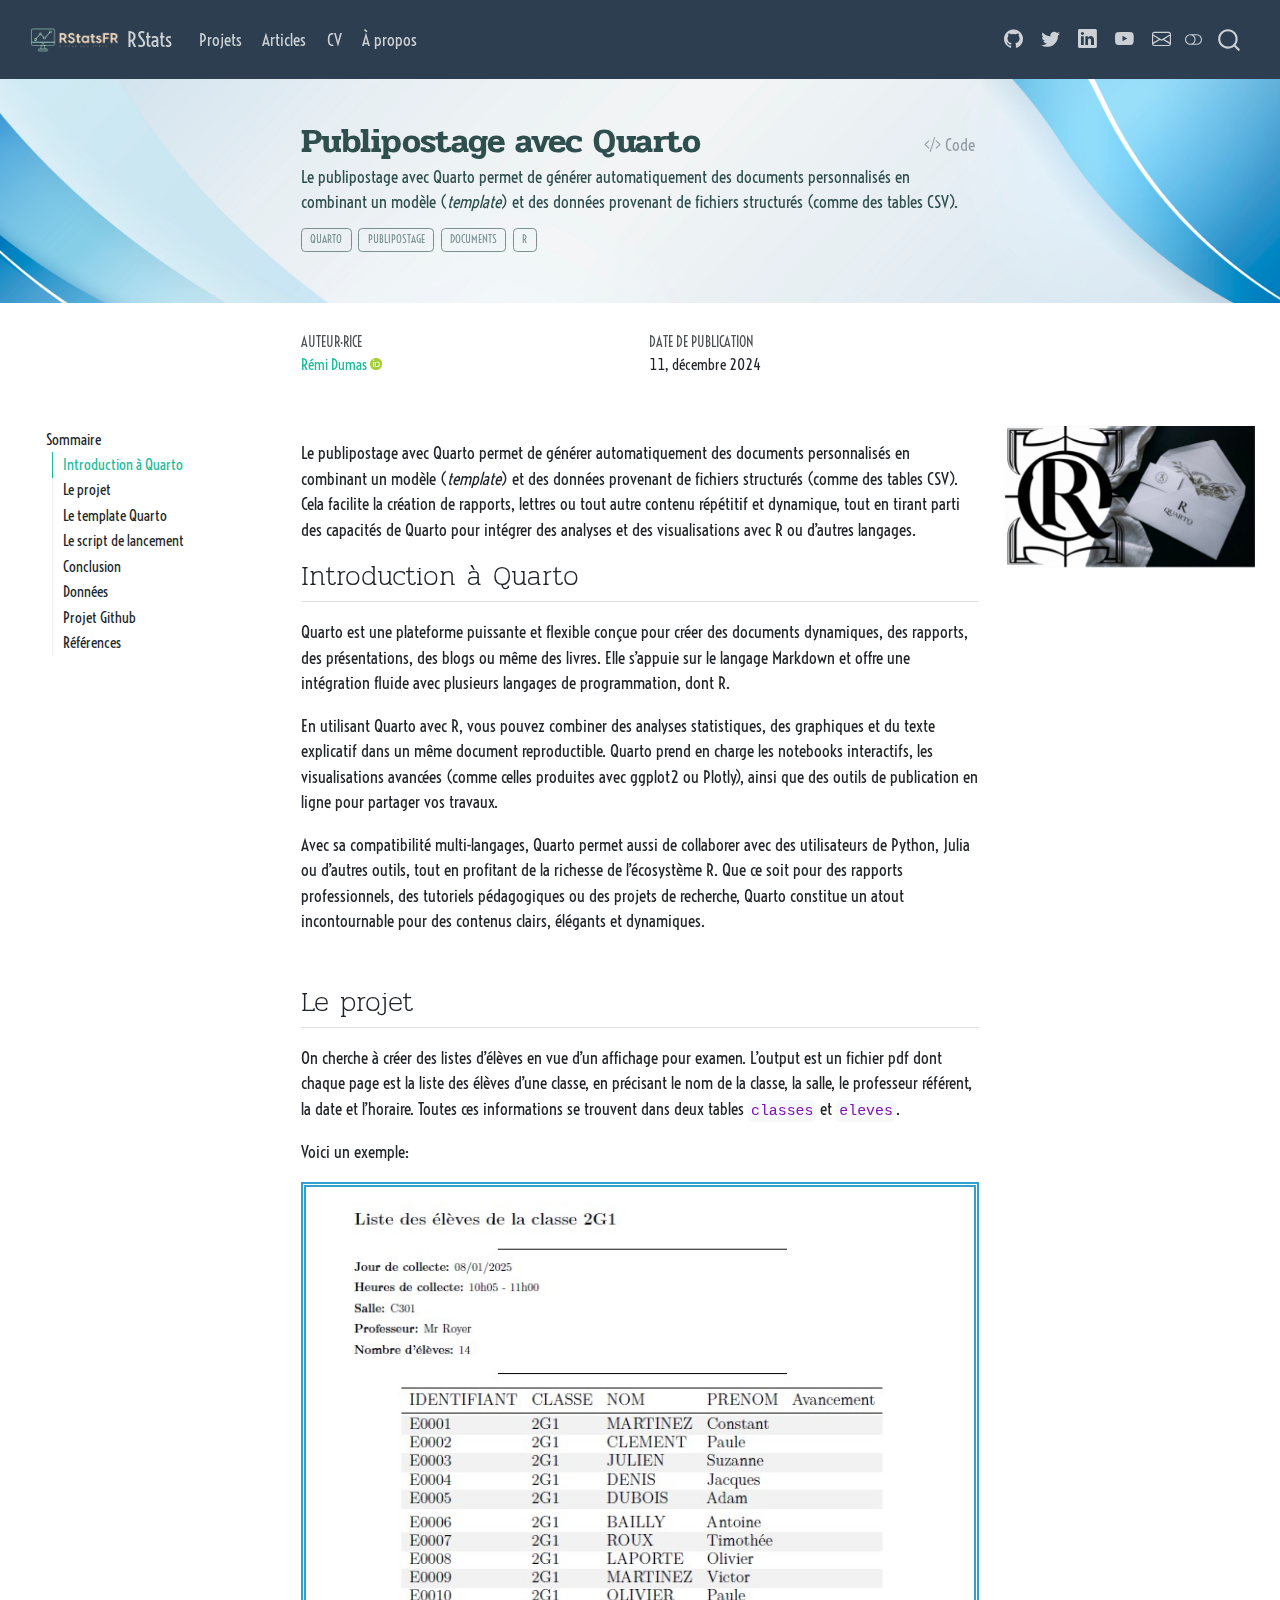
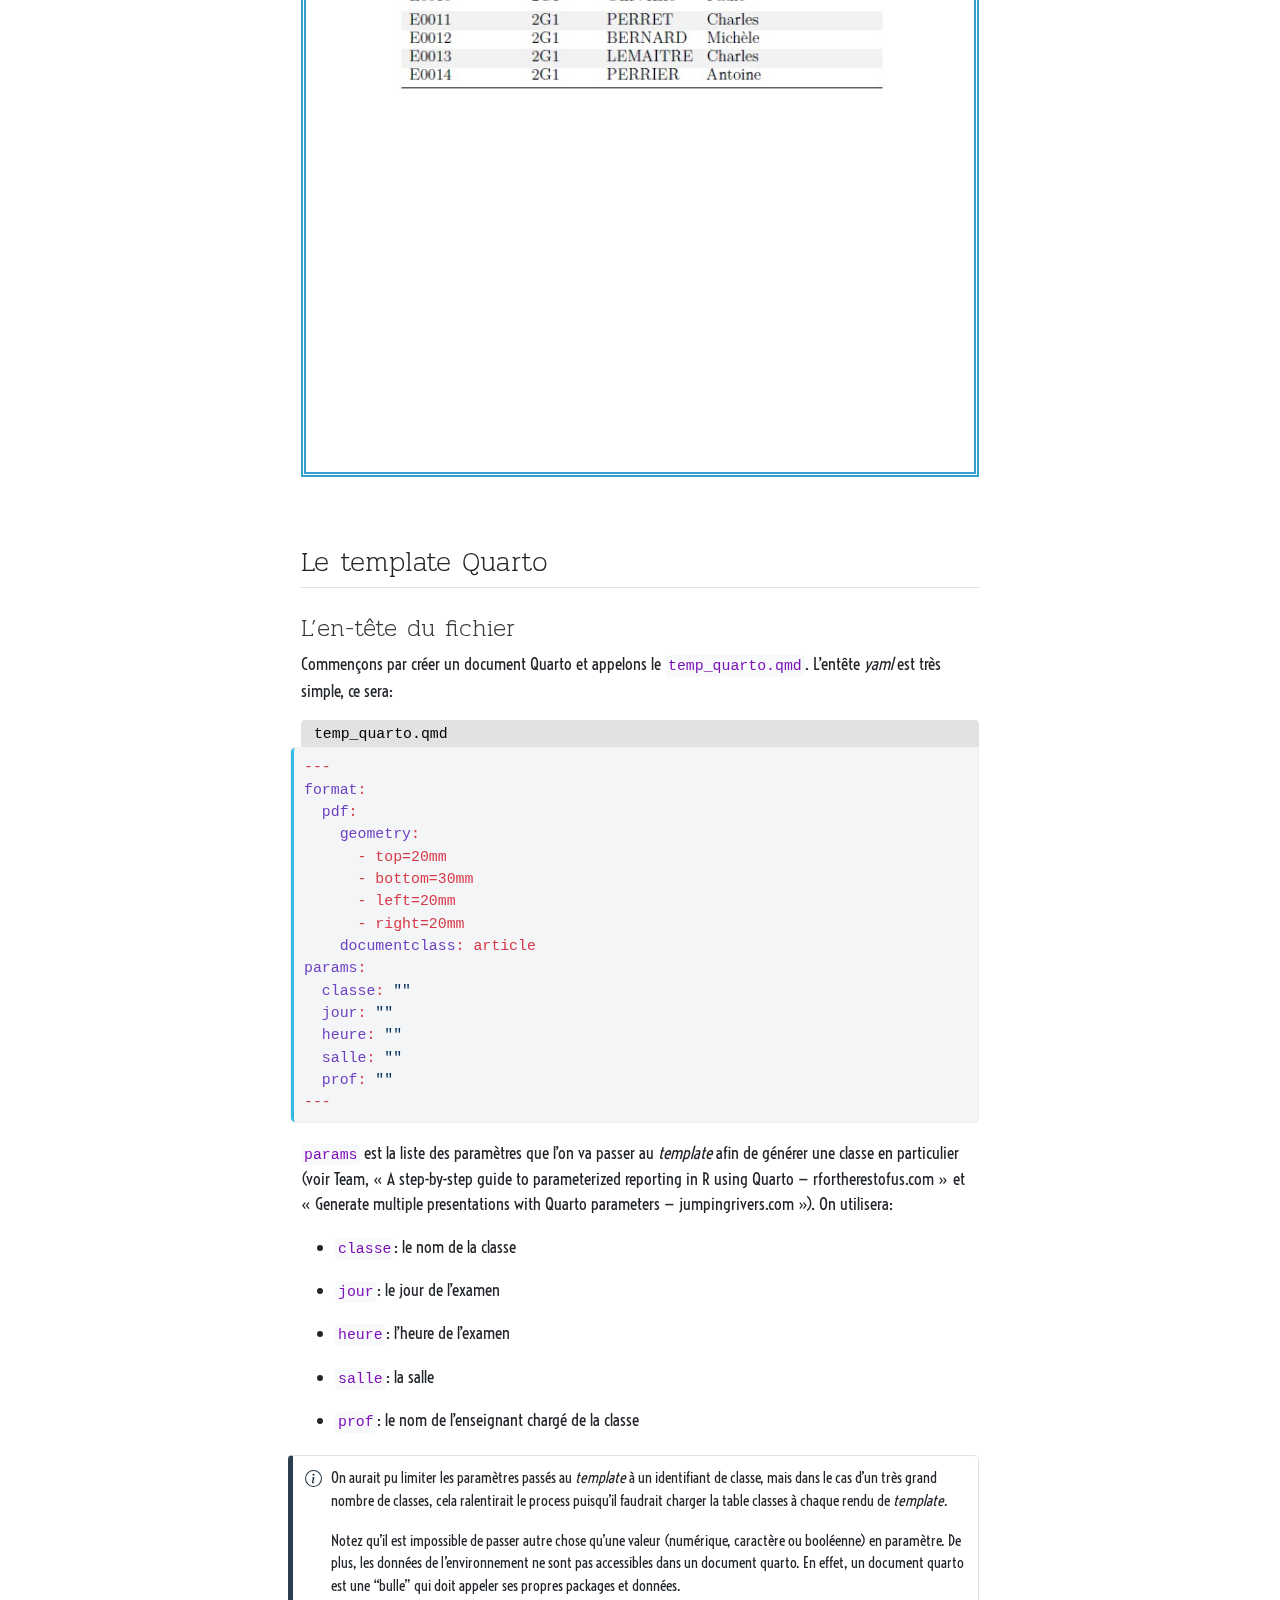
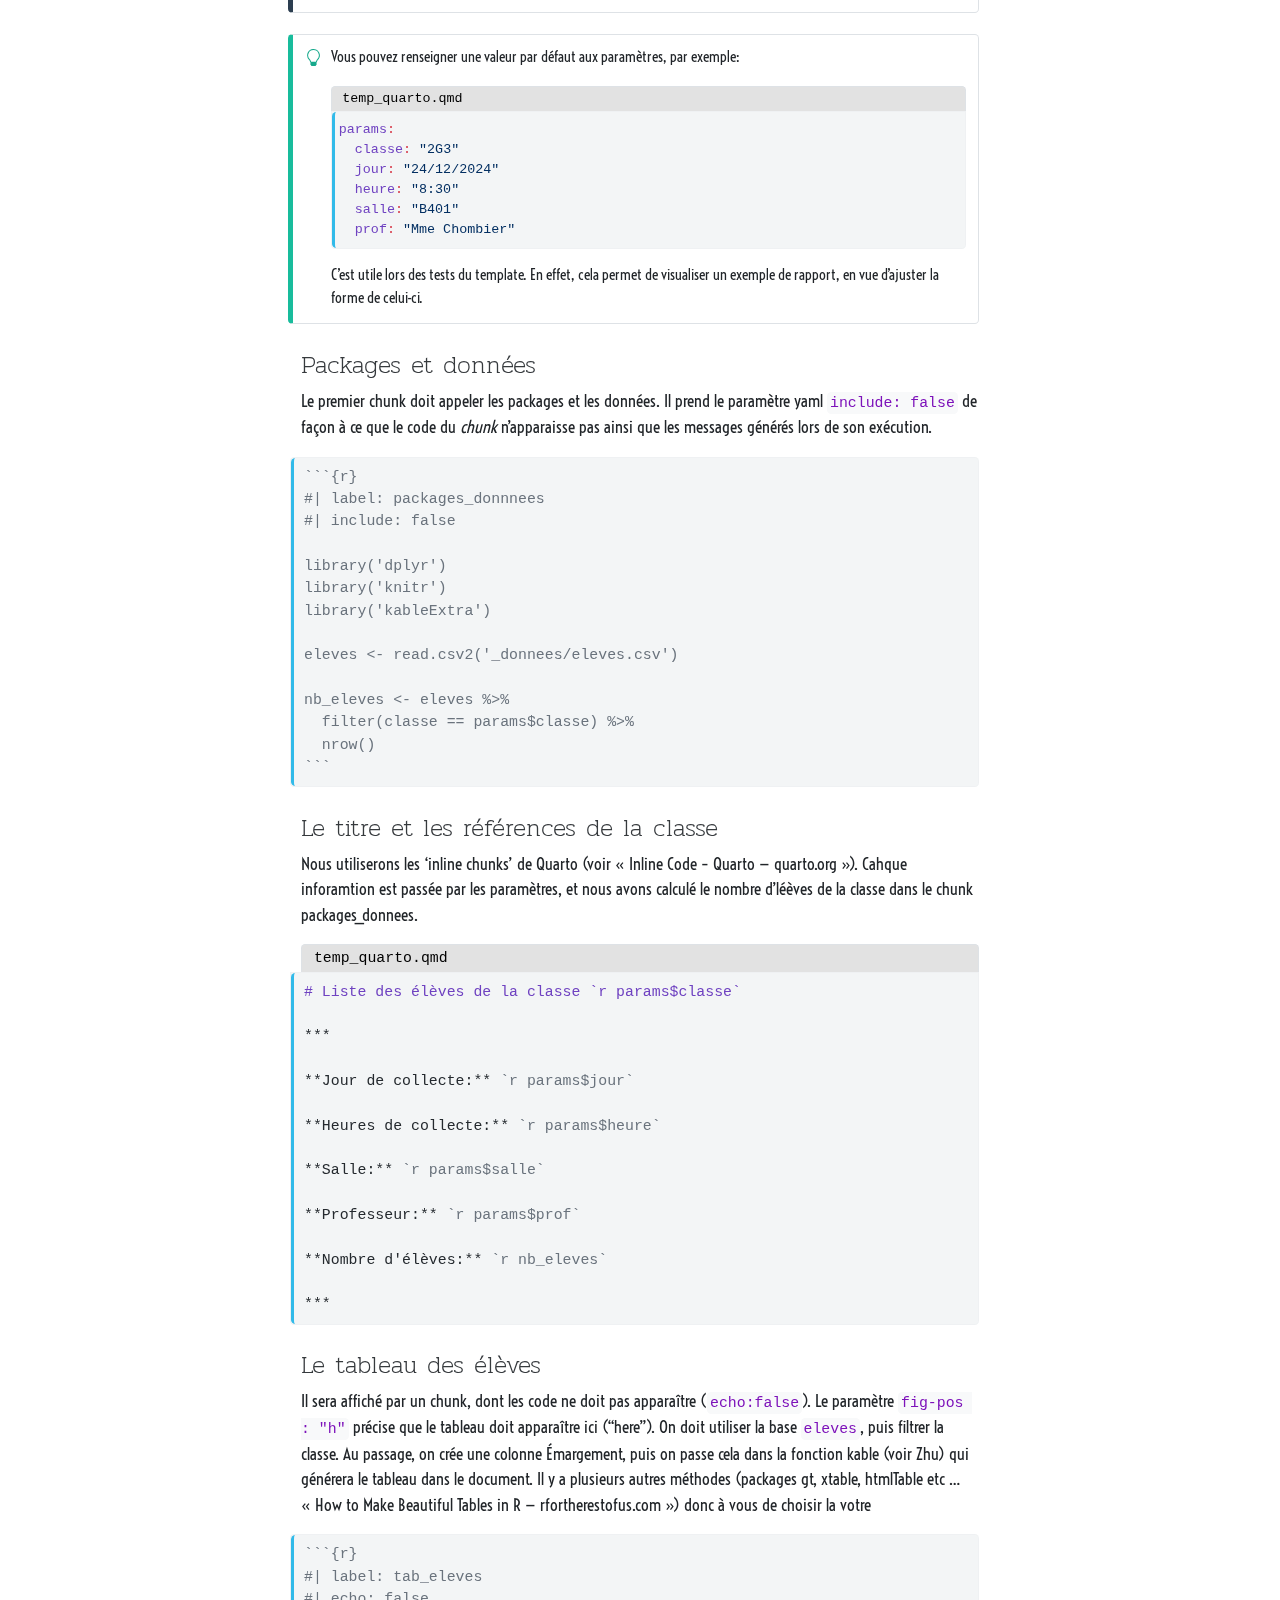
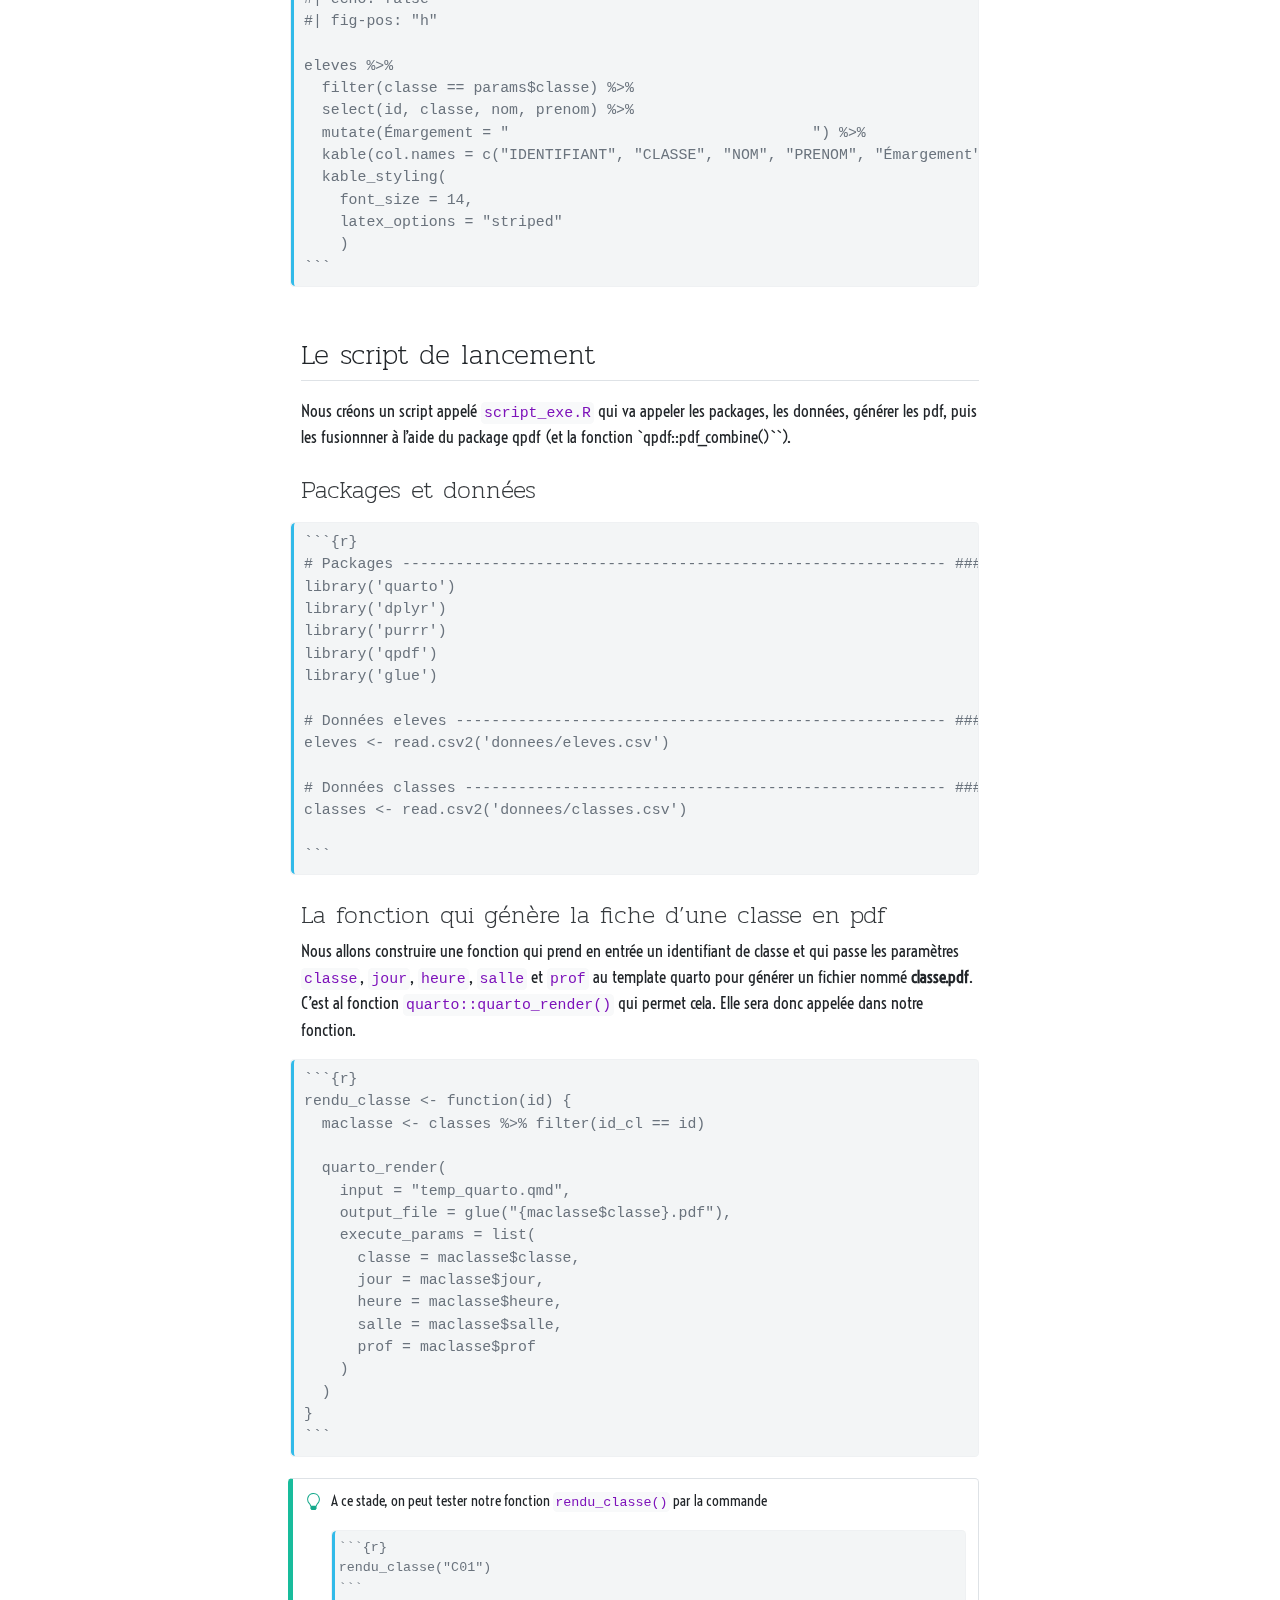
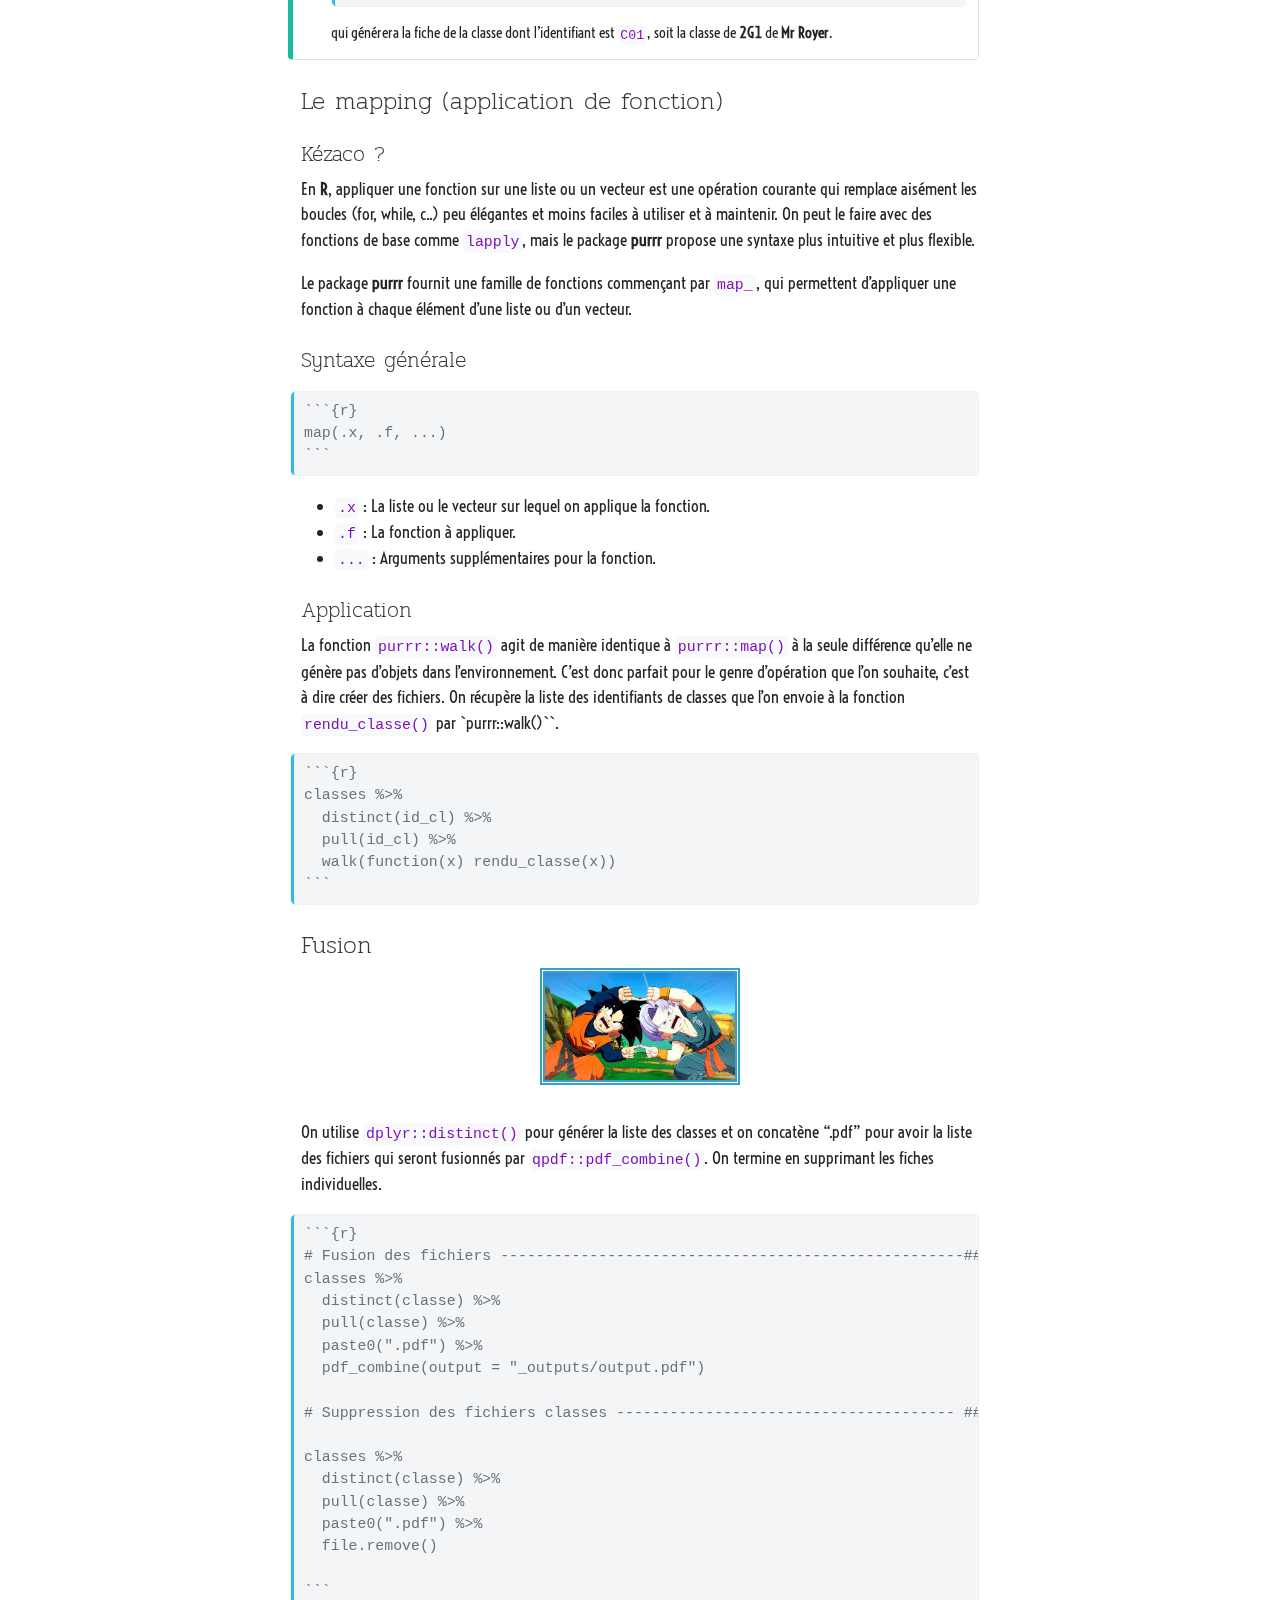
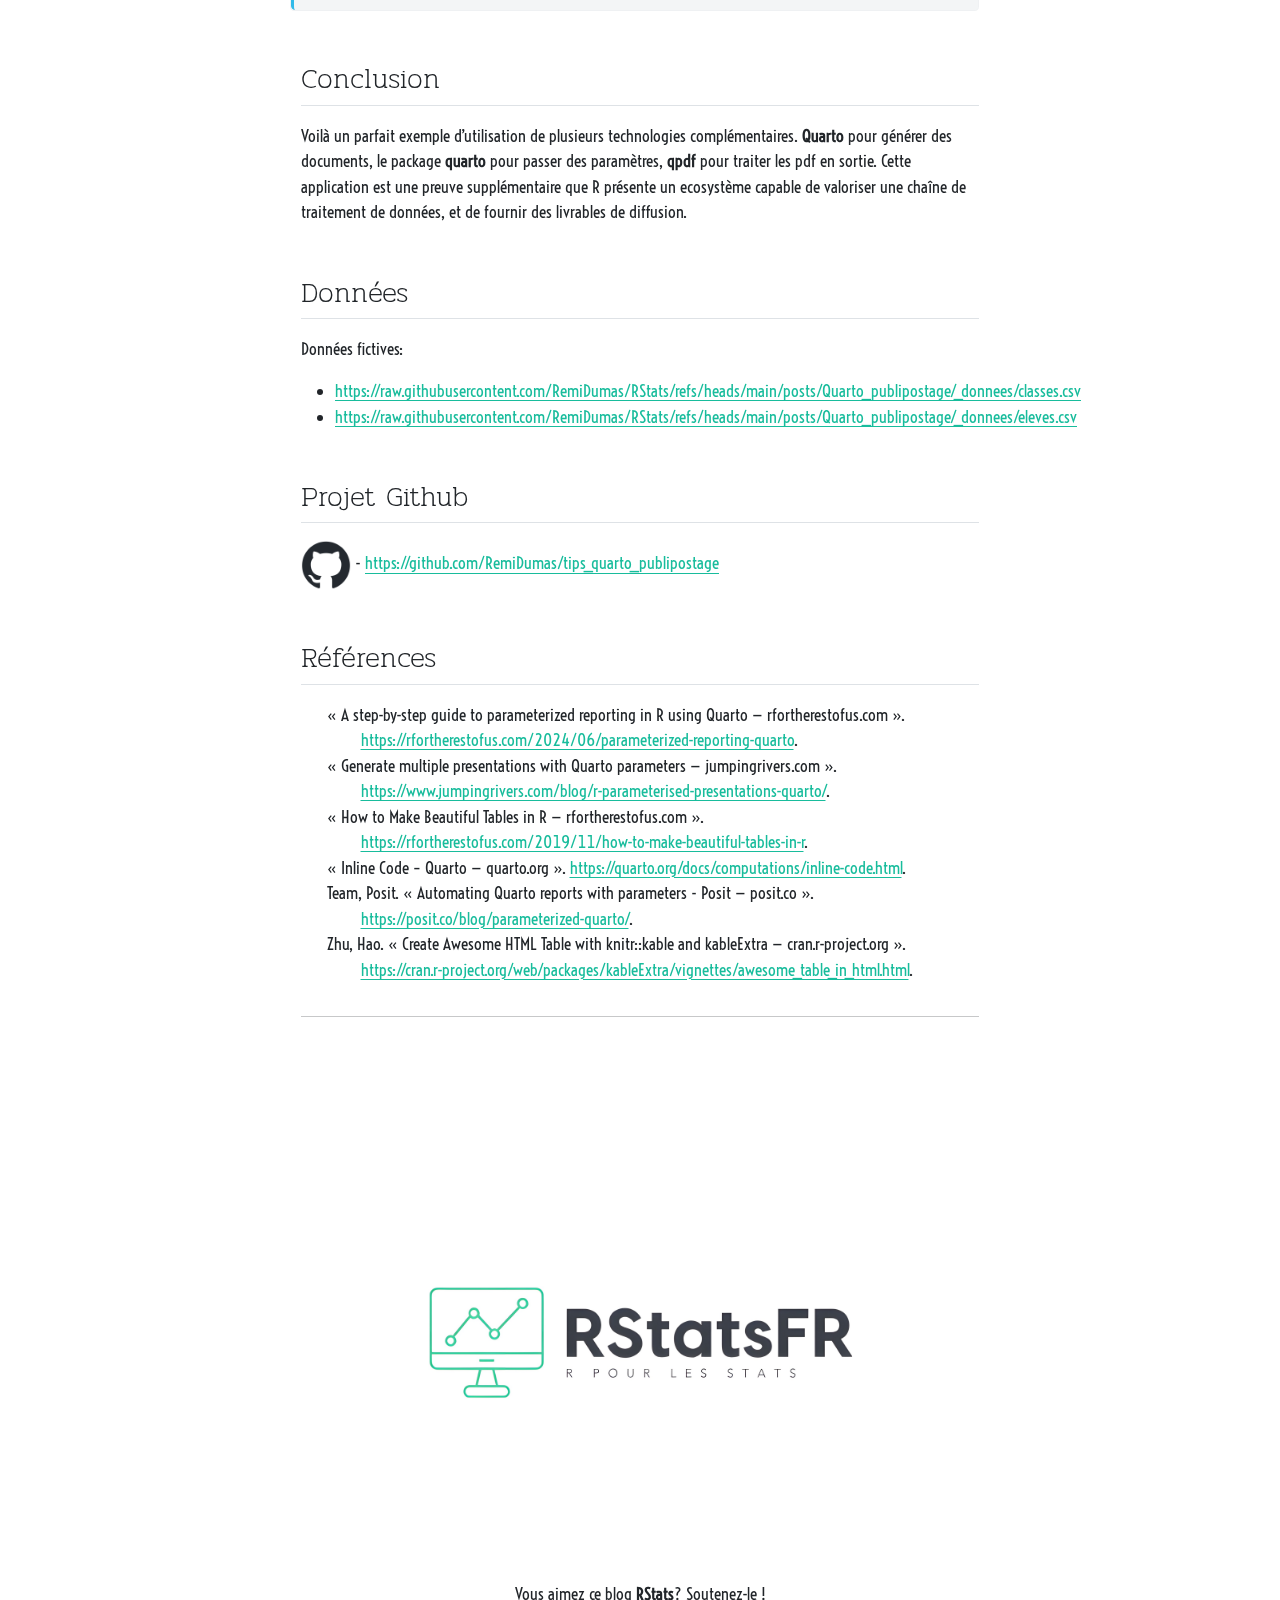
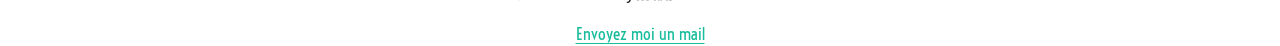
<file: posts/Quarto_publipostage/index.html>
<!DOCTYPE html>
<html xmlns="http://www.w3.org/1999/xhtml" lang="fr" xml:lang="fr"><head>

<meta charset="utf-8">
<meta name="generator" content="quarto-1.6.39">

<meta name="viewport" content="width=device-width, initial-scale=1.0, user-scalable=yes">

<meta name="author" content="Rémi Dumas">
<meta name="description" content="Le publipostage avec Quarto permet de générer automatiquement des documents personnalisés en combinant un modèle (<em>template</em>) et des données provenant de fichiers structurés (comme des tables CSV).">

<title>Publipostage avec Quarto – RStats</title>
<style>
code{white-space: pre-wrap;}
span.smallcaps{font-variant: small-caps;}
div.columns{display: flex; gap: min(4vw, 1.5em);}
div.column{flex: auto; overflow-x: auto;}
div.hanging-indent{margin-left: 1.5em; text-indent: -1.5em;}
ul.task-list{list-style: none;}
ul.task-list li input[type="checkbox"] {
  width: 0.8em;
  margin: 0 0.8em 0.2em -1em; /* quarto-specific, see https://github.com/quarto-dev/quarto-cli/issues/4556 */ 
  vertical-align: middle;
}
/* CSS for syntax highlighting */
pre > code.sourceCode { white-space: pre; position: relative; }
pre > code.sourceCode > span { line-height: 1.25; }
pre > code.sourceCode > span:empty { height: 1.2em; }
.sourceCode { overflow: visible; }
code.sourceCode > span { color: inherit; text-decoration: inherit; }
div.sourceCode { margin: 1em 0; }
pre.sourceCode { margin: 0; }
@media screen {
div.sourceCode { overflow: auto; }
}
@media print {
pre > code.sourceCode { white-space: pre-wrap; }
pre > code.sourceCode > span { display: inline-block; text-indent: -5em; padding-left: 5em; }
}
pre.numberSource code
  { counter-reset: source-line 0; }
pre.numberSource code > span
  { position: relative; left: -4em; counter-increment: source-line; }
pre.numberSource code > span > a:first-child::before
  { content: counter(source-line);
    position: relative; left: -1em; text-align: right; vertical-align: baseline;
    border: none; display: inline-block;
    -webkit-touch-callout: none; -webkit-user-select: none;
    -khtml-user-select: none; -moz-user-select: none;
    -ms-user-select: none; user-select: none;
    padding: 0 4px; width: 4em;
  }
pre.numberSource { margin-left: 3em;  padding-left: 4px; }
div.sourceCode
  {   }
@media screen {
pre > code.sourceCode > span > a:first-child::before { text-decoration: underline; }
}
/* CSS for citations */
div.csl-bib-body { }
div.csl-entry {
  clear: both;
  margin-bottom: 0em;
}
.hanging-indent div.csl-entry {
  margin-left:2em;
  text-indent:-2em;
}
div.csl-left-margin {
  min-width:2em;
  float:left;
}
div.csl-right-inline {
  margin-left:2em;
  padding-left:1em;
}
div.csl-indent {
  margin-left: 2em;
}</style>


<script src="../../site_libs/quarto-nav/quarto-nav.js"></script>
<script src="../../site_libs/clipboard/clipboard.min.js"></script>
<script src="../../site_libs/quarto-search/autocomplete.umd.js"></script>
<script src="../../site_libs/quarto-search/fuse.min.js"></script>
<script src="../../site_libs/quarto-search/quarto-search.js"></script>
<meta name="quarto:offset" content="../../">
<link href="../../img/favicon.png" rel="icon" type="image/png">
<script src="../../site_libs/quarto-html/quarto.js"></script>
<script src="../../site_libs/quarto-html/popper.min.js"></script>
<script src="../../site_libs/quarto-html/tippy.umd.min.js"></script>
<script src="../../site_libs/quarto-html/anchor.min.js"></script>
<link href="../../site_libs/quarto-html/tippy.css" rel="stylesheet">
<link href="../../site_libs/quarto-html/quarto-syntax-highlighting-0626ff4d7a71b55c8707dcae1d04a9b6.css" rel="stylesheet" class="quarto-color-scheme" id="quarto-text-highlighting-styles">
<link href="../../site_libs/quarto-html/quarto-syntax-highlighting-dark-e25cc82807363e79c52e96bc8b7855f1.css" rel="prefetch" class="quarto-color-scheme quarto-color-alternate" id="quarto-text-highlighting-styles">
<script src="../../site_libs/bootstrap/bootstrap.min.js"></script>
<link href="../../site_libs/bootstrap/bootstrap-icons.css" rel="stylesheet">
<link href="../../site_libs/bootstrap/bootstrap-e466fdb19f54b940a24b3548ebfd4321.min.css" rel="stylesheet" append-hash="true" class="quarto-color-scheme" id="quarto-bootstrap" data-mode="light">
<link href="../../site_libs/bootstrap/bootstrap-dark-72cd4443a15d1de46639c5eea9ddf9a4.min.css" rel="prefetch" append-hash="true" class="quarto-color-scheme quarto-color-alternate" id="quarto-bootstrap" data-mode="dark">
<script id="quarto-search-options" type="application/json">{
  "location": "navbar",
  "copy-button": false,
  "collapse-after": 3,
  "panel-placement": "end",
  "type": "overlay",
  "limit": 50,
  "keyboard-shortcut": [
    "f",
    "/",
    "s"
  ],
  "show-item-context": false,
  "language": {
    "search-no-results-text": "Pas de résultats",
    "search-matching-documents-text": "documents trouvés",
    "search-copy-link-title": "Copier le lien vers la recherche",
    "search-hide-matches-text": "Cacher les correspondances additionnelles",
    "search-more-match-text": "correspondance de plus dans ce document",
    "search-more-matches-text": "correspondances de plus dans ce document",
    "search-clear-button-title": "Effacer",
    "search-text-placeholder": "",
    "search-detached-cancel-button-title": "Annuler",
    "search-submit-button-title": "Envoyer",
    "search-label": "Recherche"
  }
}</script>
<style>

      .quarto-title-block .quarto-title-banner h1,
      .quarto-title-block .quarto-title-banner h2,
      .quarto-title-block .quarto-title-banner h3,
      .quarto-title-block .quarto-title-banner h4,
      .quarto-title-block .quarto-title-banner h5,
      .quarto-title-block .quarto-title-banner h6
      {
        color: #2F4F4F;
      }

      .quarto-title-block .quarto-title-banner {
        color: #2F4F4F;
background-image: url(../../img/rm209-ning-19-l.jpg);
background-size: cover;
      }
</style>
<style>
@import url('https://fonts.googleapis.com/css2?family=Voltaire&display=swap');
@import url('https://fonts.googleapis.com/css2?family=Fira+Code:wght@300..700&display=swap')
</style>
<script>
MathJax = {
    tex: {
        tags: 'ams'  // should be 'ams', 'none', or 'all'
    },
    output: {
        font: 'mathjax-fira'
    }
};
</script>


</head>

<body class="floating nav-fixed slimcontent">

<div id="quarto-search-results"></div>
  <header id="quarto-header" class="headroom fixed-top quarto-banner">
    <nav class="navbar navbar-expand-lg " data-bs-theme="dark">
      <div class="navbar-container container-fluid">
      <div class="navbar-brand-container mx-auto">
    <a href="../../index.html" class="navbar-brand navbar-brand-logo">
    <img src="../../img/my_image.png" alt="" class="navbar-logo">
    </a>
    <a class="navbar-brand" href="../../index.html">
    <span class="navbar-title">RStats</span>
    </a>
  </div>
            <div id="quarto-search" class="" title="Recherche"></div>
          <button class="navbar-toggler" type="button" data-bs-toggle="collapse" data-bs-target="#navbarCollapse" aria-controls="navbarCollapse" role="menu" aria-expanded="false" aria-label="Basculer la navigation" onclick="if (window.quartoToggleHeadroom) { window.quartoToggleHeadroom(); }">
  <span class="navbar-toggler-icon"></span>
</button>
          <div class="collapse navbar-collapse" id="navbarCollapse">
            <ul class="navbar-nav navbar-nav-scroll me-auto">
  <li class="nav-item">
    <a class="nav-link" href="../../projects/index.html"> 
<span class="menu-text">Projets</span></a>
  </li>  
  <li class="nav-item">
    <a class="nav-link" href="../../index.html"> 
<span class="menu-text">Articles</span></a>
  </li>  
  <li class="nav-item">
    <a class="nav-link" href="../../cv/index.html"> 
<span class="menu-text">CV</span></a>
  </li>  
  <li class="nav-item">
    <a class="nav-link" href="../../about.html"> 
<span class="menu-text">À propos</span></a>
  </li>  
</ul>
            <ul class="navbar-nav navbar-nav-scroll ms-auto">
  <li class="nav-item compact">
    <a class="nav-link" href="https://github.com/RemiDumas/RStats"> <i class="bi bi-github" role="img">
</i> 
<span class="menu-text"></span></a>
  </li>  
  <li class="nav-item compact">
    <a class="nav-link" href="https://twitter.com/RStats"> <i class="bi bi-twitter" role="img">
</i> 
<span class="menu-text"></span></a>
  </li>  
  <li class="nav-item compact">
    <a class="nav-link" href="https://www.linkedin.com/in/remi-dumas-06b81488/"> <i class="bi bi-linkedin" role="img">
</i> 
<span class="menu-text"></span></a>
  </li>  
  <li class="nav-item compact">
    <a class="nav-link" href="https://www.youtube.com/channel/UCiBfVCpuflUSKumU6ekHOfg"> <i class="bi bi-youtube" role="img">
</i> 
<span class="menu-text"></span></a>
  </li>  
  <li class="nav-item compact">
    <a class="nav-link" href="mailto:remi.dumas@gmail.com"> <i class="bi bi-envelope" role="img" aria-label="email">
</i> 
<span class="menu-text"></span></a>
  </li>  
</ul>
          </div> <!-- /navcollapse -->
            <div class="quarto-navbar-tools">
  <a href="" class="quarto-color-scheme-toggle quarto-navigation-tool  px-1" onclick="window.quartoToggleColorScheme(); return false;" title="Basculer le mode sombre"><i class="bi"></i></a>
</div>
      </div> <!-- /container-fluid -->
    </nav>
</header>
<!-- content -->
<header id="title-block-header" class="quarto-title-block default blog-post page-columns page-full">
  <div class="quarto-title-banner page-columns page-full">
    <div class="quarto-title column-body">
      <div class="quarto-title-block"><div><h1 class="title">Publipostage avec Quarto</h1><button type="button" class="btn code-tools-button" id="quarto-code-tools-source"><i class="bi"></i> Code</button></div></div>
                  <div>
        <div class="description">
          Le publipostage avec Quarto permet de générer automatiquement des documents personnalisés en combinant un modèle (<em>template</em>) et des données provenant de fichiers structurés (comme des tables CSV).
        </div>
      </div>
                          <div class="quarto-categories">
                <div class="quarto-category">Quarto</div>
                <div class="quarto-category">publipostage</div>
                <div class="quarto-category">documents</div>
                <div class="quarto-category">R</div>
              </div>
                  </div>
  </div>
    
  
  <div class="quarto-title-meta">

      <div>
      <div class="quarto-title-meta-heading">Auteur·rice</div>
      <div class="quarto-title-meta-contents">
               <p><a href="https://remidumas.github.io/RStats/">Rémi Dumas</a> <a href="https://orcid.org/0009-0006-0434-7193" class="quarto-title-author-orcid"> <img src="[data-uri]"></a></p>
            </div>
    </div>
      
      <div>
      <div class="quarto-title-meta-heading">Date de publication</div>
      <div class="quarto-title-meta-contents">
        <p class="date">11, décembre 2024</p>
      </div>
    </div>
    
      
    </div>
    
  
  </header><div id="quarto-content" class="quarto-container page-columns page-rows-contents page-layout-article page-navbar">
<!-- sidebar -->
  <nav id="quarto-sidebar" class="sidebar collapse collapse-horizontal quarto-sidebar-collapse-item sidebar-navigation floating overflow-auto">
    <nav id="TOC" role="doc-toc" class="toc-active">
    <h2 id="toc-title">Sommaire</h2>
   
  <ul>
  <li><a href="#introduction-à-quarto" id="toc-introduction-à-quarto" class="nav-link active" data-scroll-target="#introduction-à-quarto">Introduction à Quarto</a></li>
  <li><a href="#le-projet" id="toc-le-projet" class="nav-link" data-scroll-target="#le-projet">Le projet</a></li>
  <li><a href="#le-template-quarto" id="toc-le-template-quarto" class="nav-link" data-scroll-target="#le-template-quarto">Le template Quarto</a>
  <ul class="collapse">
  <li><a href="#len-tête-du-fichier" id="toc-len-tête-du-fichier" class="nav-link" data-scroll-target="#len-tête-du-fichier">L’en-tête du fichier</a></li>
  <li><a href="#packages-et-données" id="toc-packages-et-données" class="nav-link" data-scroll-target="#packages-et-données">Packages et données</a></li>
  <li><a href="#le-titre-et-les-références-de-la-classe" id="toc-le-titre-et-les-références-de-la-classe" class="nav-link" data-scroll-target="#le-titre-et-les-références-de-la-classe">Le titre et les références de la classe</a></li>
  <li><a href="#le-tableau-des-élèves" id="toc-le-tableau-des-élèves" class="nav-link" data-scroll-target="#le-tableau-des-élèves">Le tableau des élèves</a></li>
  </ul></li>
  <li><a href="#le-script-de-lancement" id="toc-le-script-de-lancement" class="nav-link" data-scroll-target="#le-script-de-lancement">Le script de lancement</a>
  <ul class="collapse">
  <li><a href="#packages-et-données-1" id="toc-packages-et-données-1" class="nav-link" data-scroll-target="#packages-et-données-1">Packages et données</a></li>
  <li><a href="#la-fonction-qui-génère-la-fiche-dune-classe-en-pdf" id="toc-la-fonction-qui-génère-la-fiche-dune-classe-en-pdf" class="nav-link" data-scroll-target="#la-fonction-qui-génère-la-fiche-dune-classe-en-pdf">La fonction qui génère la fiche d’une classe en pdf</a></li>
  <li><a href="#le-mapping-application-de-fonction" id="toc-le-mapping-application-de-fonction" class="nav-link" data-scroll-target="#le-mapping-application-de-fonction">Le mapping (application de fonction)</a></li>
  <li><a href="#fusion" id="toc-fusion" class="nav-link" data-scroll-target="#fusion">Fusion</a></li>
  </ul></li>
  <li><a href="#conclusion" id="toc-conclusion" class="nav-link" data-scroll-target="#conclusion">Conclusion</a></li>
  <li><a href="#données" id="toc-données" class="nav-link" data-scroll-target="#données">Données</a></li>
  <li><a href="#projet-github" id="toc-projet-github" class="nav-link" data-scroll-target="#projet-github">Projet Github</a></li>
  <li><a href="#références" id="toc-références" class="nav-link" data-scroll-target="#références">Références</a></li>
  </ul>
</nav>
</nav>
<div id="quarto-sidebar-glass" class="quarto-sidebar-collapse-item" data-bs-toggle="collapse" data-bs-target=".quarto-sidebar-collapse-item"></div>
<!-- margin-sidebar -->
    <div id="quarto-margin-sidebar" class="sidebar margin-sidebar zindex-bottom">
    </div>
<!-- main -->
<main class="content quarto-banner-title-block page-columns page-full" id="quarto-document-content">
<div class="no-row-height column-margin column-container">
  <div class="">
    <img src="quarto.jpeg" style="width:100%">
  </div>
</div>





<p>Le publipostage avec Quarto permet de générer automatiquement des documents personnalisés en combinant un modèle (<em>template</em>) et des données provenant de fichiers structurés (comme des tables CSV). Cela facilite la création de rapports, lettres ou tout autre contenu répétitif et dynamique, tout en tirant parti des capacités de Quarto pour intégrer des analyses et des visualisations avec R ou d’autres langages.</p>
<section id="introduction-à-quarto" class="level2">
<h2 class="anchored" data-anchor-id="introduction-à-quarto">Introduction à Quarto</h2>
<p>Quarto est une plateforme puissante et flexible conçue pour créer des documents dynamiques, des rapports, des présentations, des blogs ou même des livres. Elle s’appuie sur le langage Markdown et offre une intégration fluide avec plusieurs langages de programmation, dont R.</p>
<p>En utilisant Quarto avec R, vous pouvez combiner des analyses statistiques, des graphiques et du texte explicatif dans un même document reproductible. Quarto prend en charge les notebooks interactifs, les visualisations avancées (comme celles produites avec ggplot2 ou Plotly), ainsi que des outils de publication en ligne pour partager vos travaux.</p>
<p>Avec sa compatibilité multi-langages, Quarto permet aussi de collaborer avec des utilisateurs de Python, Julia ou d’autres outils, tout en profitant de la richesse de l’écosystème R. Que ce soit pour des rapports professionnels, des tutoriels pédagogiques ou des projets de recherche, Quarto constitue un atout incontournable pour des contenus clairs, élégants et dynamiques.</p>
</section>
<section id="le-projet" class="level2">
<h2 class="anchored" data-anchor-id="le-projet">Le projet</h2>
<p>On cherche à créer des listes d’élèves en vue d’un affichage pour examen. L’output est un fichier pdf dont chaque page est la liste des élèves d’une classe, en précisant le nom de la classe, la salle, le professeur référent, la date et l’horaire. Toutes ces informations se trouvent dans deux tables <code>classes</code> et <code>eleves</code>.</p>
<p>Voici un exemple:</p>
<div class="quarto-figure quarto-figure-center">
<figure class="figure">
<p><img src="exemple_classe.jpg" class="img-fluid quarto-figure quarto-figure-center figure-img" style="border: thick double #32a1ce;"></p>
</figure>
</div>
</section>
<section id="le-template-quarto" class="level2">
<h2 class="anchored" data-anchor-id="le-template-quarto">Le template Quarto</h2>
<section id="len-tête-du-fichier" class="level3">
<h3 class="anchored" data-anchor-id="len-tête-du-fichier">L’en-tête du fichier</h3>
<p>Commençons par créer un document Quarto et appelons le <code>temp_quarto.qmd</code>. L’entête <em>yaml</em> est très simple, ce sera:</p>
<div class="code-with-filename">
<div class="code-with-filename-file">
<pre><strong>temp_quarto.qmd</strong></pre>
</div>
<div class="sourceCode" id="cb1" data-filename="temp_quarto.qmd"><pre class="sourceCode yaml code-with-copy"><code class="sourceCode yaml"><span id="cb1-1"><a href="#cb1-1" aria-hidden="true" tabindex="-1"></a><span class="pp">---</span></span>
<span id="cb1-2"><a href="#cb1-2" aria-hidden="true" tabindex="-1"></a><span class="fu">format</span><span class="kw">:</span><span class="at"> </span></span>
<span id="cb1-3"><a href="#cb1-3" aria-hidden="true" tabindex="-1"></a><span class="at">  </span><span class="fu">pdf</span><span class="kw">:</span></span>
<span id="cb1-4"><a href="#cb1-4" aria-hidden="true" tabindex="-1"></a><span class="at">    </span><span class="fu">geometry</span><span class="kw">:</span></span>
<span id="cb1-5"><a href="#cb1-5" aria-hidden="true" tabindex="-1"></a><span class="at">      </span><span class="kw">-</span><span class="at"> top=20mm</span></span>
<span id="cb1-6"><a href="#cb1-6" aria-hidden="true" tabindex="-1"></a><span class="at">      </span><span class="kw">-</span><span class="at"> bottom=30mm</span></span>
<span id="cb1-7"><a href="#cb1-7" aria-hidden="true" tabindex="-1"></a><span class="at">      </span><span class="kw">-</span><span class="at"> left=20mm</span></span>
<span id="cb1-8"><a href="#cb1-8" aria-hidden="true" tabindex="-1"></a><span class="at">      </span><span class="kw">-</span><span class="at"> right=20mm</span></span>
<span id="cb1-9"><a href="#cb1-9" aria-hidden="true" tabindex="-1"></a><span class="at">    </span><span class="fu">documentclass</span><span class="kw">:</span><span class="at"> article</span></span>
<span id="cb1-10"><a href="#cb1-10" aria-hidden="true" tabindex="-1"></a><span class="fu">params</span><span class="kw">:</span></span>
<span id="cb1-11"><a href="#cb1-11" aria-hidden="true" tabindex="-1"></a><span class="at">  </span><span class="fu">classe</span><span class="kw">:</span><span class="at"> </span><span class="st">""</span></span>
<span id="cb1-12"><a href="#cb1-12" aria-hidden="true" tabindex="-1"></a><span class="at">  </span><span class="fu">jour</span><span class="kw">:</span><span class="at"> </span><span class="st">""</span></span>
<span id="cb1-13"><a href="#cb1-13" aria-hidden="true" tabindex="-1"></a><span class="at">  </span><span class="fu">heure</span><span class="kw">:</span><span class="at"> </span><span class="st">""</span></span>
<span id="cb1-14"><a href="#cb1-14" aria-hidden="true" tabindex="-1"></a><span class="at">  </span><span class="fu">salle</span><span class="kw">:</span><span class="at"> </span><span class="st">""</span></span>
<span id="cb1-15"><a href="#cb1-15" aria-hidden="true" tabindex="-1"></a><span class="at">  </span><span class="fu">prof</span><span class="kw">:</span><span class="at"> </span><span class="st">""</span></span>
<span id="cb1-16"><a href="#cb1-16" aria-hidden="true" tabindex="-1"></a><span class="pp">---</span></span></code><button title="Copier vers le presse-papier" class="code-copy-button"><i class="bi"></i></button></pre></div>
</div>
<p><code>params</code> est la liste des paramètres que l’on va passer au <em>template</em> afin de générer une classe en particulier (voir <span class="citation" data-cites="positAutomatingQuarto">Team</span>, <span class="citation" data-cites="rfortherestofusStepbystepGuide"><span>«&nbsp;<span>A</span> step-by-step guide to parameterized reporting in <span>R</span> using <span>Q</span>uarto — rfortherestofus.com&nbsp;»</span></span> et <span class="citation" data-cites="jumpingriversGenerateMultiple"><span>«&nbsp;<span>G</span>enerate multiple presentations with <span>Q</span>uarto parameters — jumpingrivers.com&nbsp;»</span></span>). On utilisera:</p>
<ul>
<li><p><code>classe</code>: le nom de la classe</p></li>
<li><p><code>jour</code>: le jour de l’examen</p></li>
<li><p><code>heure</code>: l’heure de l’examen</p></li>
<li><p><code>salle</code>: la salle</p></li>
<li><p><code>prof</code>: le nom de l’enseignant chargé de la classe</p></li>
</ul>
<div class="callout callout-style-simple callout-note">
<div class="callout-body d-flex">
<div class="callout-icon-container">
<i class="callout-icon"></i>
</div>
<div class="callout-body-container">
<p>On aurait pu limiter les paramètres passés au <em>template</em> à un identifiant de classe, mais dans le cas d’un très grand nombre de classes, cela ralentirait le process puisqu’il faudrait charger la table classes à chaque rendu de <em>template</em>.</p>
<p>Notez qu’il est impossible de passer autre chose qu’une valeur (numérique, caractère ou booléenne) en paramètre. De plus, les données de l’environnement ne sont pas accessibles dans un document quarto. En effet, un document quarto est une “bulle” qui doit appeler ses propres packages et données.</p>
</div>
</div>
</div>
<div class="callout callout-style-simple callout-tip">
<div class="callout-body d-flex">
<div class="callout-icon-container">
<i class="callout-icon"></i>
</div>
<div class="callout-body-container">
<p>Vous pouvez renseigner une valeur par défaut aux paramètres, par exemple:</p>
<div class="code-with-filename">
<div class="code-with-filename-file">
<pre><strong>temp_quarto.qmd</strong></pre>
</div>
<div class="sourceCode" id="cb2" data-filename="temp_quarto.qmd"><pre class="sourceCode yaml code-with-copy"><code class="sourceCode yaml"><span id="cb2-1"><a href="#cb2-1" aria-hidden="true" tabindex="-1"></a><span class="fu">params</span><span class="kw">:</span></span>
<span id="cb2-2"><a href="#cb2-2" aria-hidden="true" tabindex="-1"></a><span class="at">  </span><span class="fu">classe</span><span class="kw">:</span><span class="at"> </span><span class="st">"2G3"</span></span>
<span id="cb2-3"><a href="#cb2-3" aria-hidden="true" tabindex="-1"></a><span class="at">  </span><span class="fu">jour</span><span class="kw">:</span><span class="at"> </span><span class="st">"24/12/2024"</span></span>
<span id="cb2-4"><a href="#cb2-4" aria-hidden="true" tabindex="-1"></a><span class="at">  </span><span class="fu">heure</span><span class="kw">:</span><span class="at"> </span><span class="st">"8:30"</span></span>
<span id="cb2-5"><a href="#cb2-5" aria-hidden="true" tabindex="-1"></a><span class="at">  </span><span class="fu">salle</span><span class="kw">:</span><span class="at"> </span><span class="st">"B401"</span></span>
<span id="cb2-6"><a href="#cb2-6" aria-hidden="true" tabindex="-1"></a><span class="at">  </span><span class="fu">prof</span><span class="kw">:</span><span class="at"> </span><span class="st">"Mme Chombier"</span></span></code><button title="Copier vers le presse-papier" class="code-copy-button"><i class="bi"></i></button></pre></div>
</div>
<p>C’est utile lors des tests du template. En effet, cela permet de visualiser un exemple de rapport, en vue d’ajuster la forme de celui-ci.</p>
</div>
</div>
</div>
</section>
<section id="packages-et-données" class="level3">
<h3 class="anchored" data-anchor-id="packages-et-données">Packages et données</h3>
<p>Le premier chunk doit appeler les packages et les données. Il prend le paramètre yaml <code>include: false</code> de façon à ce que le code du <em>chunk</em> n’apparaisse pas ainsi que les messages générés lors de son exécution.</p>
<div class="sourceCode" id="cb3"><pre class="sourceCode markdown code-with-copy"><code class="sourceCode markdown"><span id="cb3-1"><a href="#cb3-1" aria-hidden="true" tabindex="-1"></a><span class="in">```{r}</span></span>
<span id="cb3-2"><a href="#cb3-2" aria-hidden="true" tabindex="-1"></a><span class="in">#| label: packages_donnnees</span></span>
<span id="cb3-3"><a href="#cb3-3" aria-hidden="true" tabindex="-1"></a><span class="in">#| include: false</span></span>
<span id="cb3-4"><a href="#cb3-4" aria-hidden="true" tabindex="-1"></a></span>
<span id="cb3-5"><a href="#cb3-5" aria-hidden="true" tabindex="-1"></a><span class="in">library('dplyr')</span></span>
<span id="cb3-6"><a href="#cb3-6" aria-hidden="true" tabindex="-1"></a><span class="in">library('knitr')</span></span>
<span id="cb3-7"><a href="#cb3-7" aria-hidden="true" tabindex="-1"></a><span class="in">library('kableExtra')</span></span>
<span id="cb3-8"><a href="#cb3-8" aria-hidden="true" tabindex="-1"></a></span>
<span id="cb3-9"><a href="#cb3-9" aria-hidden="true" tabindex="-1"></a><span class="in">eleves &lt;- read.csv2('_donnees/eleves.csv')</span></span>
<span id="cb3-10"><a href="#cb3-10" aria-hidden="true" tabindex="-1"></a></span>
<span id="cb3-11"><a href="#cb3-11" aria-hidden="true" tabindex="-1"></a><span class="in">nb_eleves &lt;- eleves %&gt;% </span></span>
<span id="cb3-12"><a href="#cb3-12" aria-hidden="true" tabindex="-1"></a><span class="in">  filter(classe == params$classe) %&gt;% </span></span>
<span id="cb3-13"><a href="#cb3-13" aria-hidden="true" tabindex="-1"></a><span class="in">  nrow()</span></span>
<span id="cb3-14"><a href="#cb3-14" aria-hidden="true" tabindex="-1"></a><span class="in">```</span></span></code><button title="Copier vers le presse-papier" class="code-copy-button"><i class="bi"></i></button></pre></div>
</section>
<section id="le-titre-et-les-références-de-la-classe" class="level3">
<h3 class="anchored" data-anchor-id="le-titre-et-les-références-de-la-classe">Le titre et les références de la classe</h3>
<p>Nous utiliserons les ‘inline chunks’ de Quarto (voir <span class="citation" data-cites="quartoInlineCode"><span>«&nbsp;<span>I</span>nline <span>C</span>ode – <span>Q</span>uarto — quarto.org&nbsp;»</span></span>). Cahque inforamtion est passée par les paramètres, et nous avons calculé le nombre d’léèves de la classe dans le chunk packages_donnees.</p>
<div class="code-with-filename">
<div class="code-with-filename-file">
<pre><strong>temp_quarto.qmd</strong></pre>
</div>
<div class="sourceCode" id="cb4" data-filename="temp_quarto.qmd"><pre class="sourceCode markdown code-with-copy"><code class="sourceCode markdown"><span id="cb4-1"><a href="#cb4-1" aria-hidden="true" tabindex="-1"></a><span class="fu"># Liste des élèves de la classe `r params$classe`</span></span>
<span id="cb4-2"><a href="#cb4-2" aria-hidden="true" tabindex="-1"></a></span>
<span id="cb4-3"><a href="#cb4-3" aria-hidden="true" tabindex="-1"></a>***</span>
<span id="cb4-4"><a href="#cb4-4" aria-hidden="true" tabindex="-1"></a></span>
<span id="cb4-5"><a href="#cb4-5" aria-hidden="true" tabindex="-1"></a>**Jour de collecte:** <span class="in">`r params$jour`</span></span>
<span id="cb4-6"><a href="#cb4-6" aria-hidden="true" tabindex="-1"></a></span>
<span id="cb4-7"><a href="#cb4-7" aria-hidden="true" tabindex="-1"></a>**Heures de collecte:** <span class="in">`r params$heure`</span></span>
<span id="cb4-8"><a href="#cb4-8" aria-hidden="true" tabindex="-1"></a></span>
<span id="cb4-9"><a href="#cb4-9" aria-hidden="true" tabindex="-1"></a>**Salle:** <span class="in">`r params$salle`</span></span>
<span id="cb4-10"><a href="#cb4-10" aria-hidden="true" tabindex="-1"></a></span>
<span id="cb4-11"><a href="#cb4-11" aria-hidden="true" tabindex="-1"></a>**Professeur:** <span class="in">`r params$prof`</span></span>
<span id="cb4-12"><a href="#cb4-12" aria-hidden="true" tabindex="-1"></a></span>
<span id="cb4-13"><a href="#cb4-13" aria-hidden="true" tabindex="-1"></a>**Nombre d'élèves:** <span class="in">`r nb_eleves`</span></span>
<span id="cb4-14"><a href="#cb4-14" aria-hidden="true" tabindex="-1"></a></span>
<span id="cb4-15"><a href="#cb4-15" aria-hidden="true" tabindex="-1"></a>***</span></code><button title="Copier vers le presse-papier" class="code-copy-button"><i class="bi"></i></button></pre></div>
</div>
</section>
<section id="le-tableau-des-élèves" class="level3">
<h3 class="anchored" data-anchor-id="le-tableau-des-élèves">Le tableau des élèves</h3>
<p>Il sera affiché par un chunk, dont les code ne doit pas apparaître (<code>echo:false</code>). Le paramètre <code>fig-pos : "h"</code> précise que le tableau doit apparaître ici (“here”). On doit utiliser la base <code>eleves</code>, puis filtrer la classe. Au passage, on crée une colonne Émargement, puis on passe cela dans la fonction kable (voir <span class="citation" data-cites="rprojectCreateAwesome">Zhu</span>) qui générera le tableau dans le document. Il y a plusieurs autres méthodes (packages gt, xtable, htmlTable etc … <span class="citation" data-cites="rfortherestofusMakeBeautiful"><span>«&nbsp;<span>H</span>ow to <span>M</span>ake <span>B</span>eautiful <span>T</span>ables in <span>R</span> — rfortherestofus.com&nbsp;»</span></span>) donc à vous de choisir la votre</p>
<div class="sourceCode" id="cb5"><pre class="sourceCode markdown code-with-copy"><code class="sourceCode markdown"><span id="cb5-1"><a href="#cb5-1" aria-hidden="true" tabindex="-1"></a><span class="in">```{r}</span></span>
<span id="cb5-2"><a href="#cb5-2" aria-hidden="true" tabindex="-1"></a><span class="in">#| label: tab_eleves</span></span>
<span id="cb5-3"><a href="#cb5-3" aria-hidden="true" tabindex="-1"></a><span class="in">#| echo: false</span></span>
<span id="cb5-4"><a href="#cb5-4" aria-hidden="true" tabindex="-1"></a><span class="in">#| fig-pos: "h"</span></span>
<span id="cb5-5"><a href="#cb5-5" aria-hidden="true" tabindex="-1"></a></span>
<span id="cb5-6"><a href="#cb5-6" aria-hidden="true" tabindex="-1"></a><span class="in">eleves %&gt;% </span></span>
<span id="cb5-7"><a href="#cb5-7" aria-hidden="true" tabindex="-1"></a><span class="in">  filter(classe == params$classe) %&gt;% </span></span>
<span id="cb5-8"><a href="#cb5-8" aria-hidden="true" tabindex="-1"></a><span class="in">  select(id, classe, nom, prenom) %&gt;% </span></span>
<span id="cb5-9"><a href="#cb5-9" aria-hidden="true" tabindex="-1"></a><span class="in">  mutate(Émargement = "                                  ") %&gt;% </span></span>
<span id="cb5-10"><a href="#cb5-10" aria-hidden="true" tabindex="-1"></a><span class="in">  kable(col.names = c("IDENTIFIANT", "CLASSE", "NOM", "PRENOM", "Émargement")) %&gt;% </span></span>
<span id="cb5-11"><a href="#cb5-11" aria-hidden="true" tabindex="-1"></a><span class="in">  kable_styling(</span></span>
<span id="cb5-12"><a href="#cb5-12" aria-hidden="true" tabindex="-1"></a><span class="in">    font_size = 14,</span></span>
<span id="cb5-13"><a href="#cb5-13" aria-hidden="true" tabindex="-1"></a><span class="in">    latex_options = "striped"</span></span>
<span id="cb5-14"><a href="#cb5-14" aria-hidden="true" tabindex="-1"></a><span class="in">    )</span></span>
<span id="cb5-15"><a href="#cb5-15" aria-hidden="true" tabindex="-1"></a><span class="in">```</span></span></code><button title="Copier vers le presse-papier" class="code-copy-button"><i class="bi"></i></button></pre></div>
</section>
</section>
<section id="le-script-de-lancement" class="level2">
<h2 class="anchored" data-anchor-id="le-script-de-lancement">Le script de lancement</h2>
<p>Nous créons un script appelé <code>script_exe.R</code> qui va appeler les packages, les données, générer les pdf, puis les fusionnner à l’aide du package qpdf (et la fonction `qpdf::pdf_combine()``).</p>
<section id="packages-et-données-1" class="level3">
<h3 class="anchored" data-anchor-id="packages-et-données-1">Packages et données</h3>
<div class="sourceCode" id="cb6"><pre class="sourceCode markdown code-with-copy"><code class="sourceCode markdown"><span id="cb6-1"><a href="#cb6-1" aria-hidden="true" tabindex="-1"></a><span class="in">```{r}</span></span>
<span id="cb6-2"><a href="#cb6-2" aria-hidden="true" tabindex="-1"></a><span class="in"># Packages ------------------------------------------------------------- ####</span></span>
<span id="cb6-3"><a href="#cb6-3" aria-hidden="true" tabindex="-1"></a><span class="in">library('quarto')</span></span>
<span id="cb6-4"><a href="#cb6-4" aria-hidden="true" tabindex="-1"></a><span class="in">library('dplyr')</span></span>
<span id="cb6-5"><a href="#cb6-5" aria-hidden="true" tabindex="-1"></a><span class="in">library('purrr')</span></span>
<span id="cb6-6"><a href="#cb6-6" aria-hidden="true" tabindex="-1"></a><span class="in">library('qpdf')</span></span>
<span id="cb6-7"><a href="#cb6-7" aria-hidden="true" tabindex="-1"></a><span class="in">library('glue')</span></span>
<span id="cb6-8"><a href="#cb6-8" aria-hidden="true" tabindex="-1"></a></span>
<span id="cb6-9"><a href="#cb6-9" aria-hidden="true" tabindex="-1"></a><span class="in"># Données eleves ------------------------------------------------------- ####</span></span>
<span id="cb6-10"><a href="#cb6-10" aria-hidden="true" tabindex="-1"></a><span class="in">eleves &lt;- read.csv2('donnees/eleves.csv') </span></span>
<span id="cb6-11"><a href="#cb6-11" aria-hidden="true" tabindex="-1"></a></span>
<span id="cb6-12"><a href="#cb6-12" aria-hidden="true" tabindex="-1"></a><span class="in"># Données classes ------------------------------------------------------ ####</span></span>
<span id="cb6-13"><a href="#cb6-13" aria-hidden="true" tabindex="-1"></a><span class="in">classes &lt;- read.csv2('donnees/classes.csv')</span></span>
<span id="cb6-14"><a href="#cb6-14" aria-hidden="true" tabindex="-1"></a></span>
<span id="cb6-15"><a href="#cb6-15" aria-hidden="true" tabindex="-1"></a><span class="in">```</span></span></code><button title="Copier vers le presse-papier" class="code-copy-button"><i class="bi"></i></button></pre></div>
</section>
<section id="la-fonction-qui-génère-la-fiche-dune-classe-en-pdf" class="level3">
<h3 class="anchored" data-anchor-id="la-fonction-qui-génère-la-fiche-dune-classe-en-pdf">La fonction qui génère la fiche d’une classe en pdf</h3>
<p>Nous allons construire une fonction qui prend en entrée un identifiant de classe et qui passe les paramètres <code>classe</code>, <code>jour</code>, <code>heure</code>, <code>salle</code> et <code>prof</code> au template quarto pour générer un fichier nommé <strong>classe.pdf</strong>. C’est al fonction <code>quarto::quarto_render()</code> qui permet cela. Elle sera donc appelée dans notre fonction.</p>
<div class="sourceCode" id="cb7"><pre class="sourceCode markdown code-with-copy"><code class="sourceCode markdown"><span id="cb7-1"><a href="#cb7-1" aria-hidden="true" tabindex="-1"></a><span class="in">```{r}</span></span>
<span id="cb7-2"><a href="#cb7-2" aria-hidden="true" tabindex="-1"></a><span class="in">rendu_classe &lt;- function(id) {</span></span>
<span id="cb7-3"><a href="#cb7-3" aria-hidden="true" tabindex="-1"></a><span class="in">  maclasse &lt;- classes %&gt;% filter(id_cl == id)</span></span>
<span id="cb7-4"><a href="#cb7-4" aria-hidden="true" tabindex="-1"></a><span class="in">  </span></span>
<span id="cb7-5"><a href="#cb7-5" aria-hidden="true" tabindex="-1"></a><span class="in">  quarto_render(</span></span>
<span id="cb7-6"><a href="#cb7-6" aria-hidden="true" tabindex="-1"></a><span class="in">    input = "temp_quarto.qmd",</span></span>
<span id="cb7-7"><a href="#cb7-7" aria-hidden="true" tabindex="-1"></a><span class="in">    output_file = glue("{maclasse$classe}.pdf"),</span></span>
<span id="cb7-8"><a href="#cb7-8" aria-hidden="true" tabindex="-1"></a><span class="in">    execute_params = list(</span></span>
<span id="cb7-9"><a href="#cb7-9" aria-hidden="true" tabindex="-1"></a><span class="in">      classe = maclasse$classe,</span></span>
<span id="cb7-10"><a href="#cb7-10" aria-hidden="true" tabindex="-1"></a><span class="in">      jour = maclasse$jour,</span></span>
<span id="cb7-11"><a href="#cb7-11" aria-hidden="true" tabindex="-1"></a><span class="in">      heure = maclasse$heure,</span></span>
<span id="cb7-12"><a href="#cb7-12" aria-hidden="true" tabindex="-1"></a><span class="in">      salle = maclasse$salle,</span></span>
<span id="cb7-13"><a href="#cb7-13" aria-hidden="true" tabindex="-1"></a><span class="in">      prof = maclasse$prof</span></span>
<span id="cb7-14"><a href="#cb7-14" aria-hidden="true" tabindex="-1"></a><span class="in">    )</span></span>
<span id="cb7-15"><a href="#cb7-15" aria-hidden="true" tabindex="-1"></a><span class="in">  )</span></span>
<span id="cb7-16"><a href="#cb7-16" aria-hidden="true" tabindex="-1"></a><span class="in">}</span></span>
<span id="cb7-17"><a href="#cb7-17" aria-hidden="true" tabindex="-1"></a><span class="in">```</span></span></code><button title="Copier vers le presse-papier" class="code-copy-button"><i class="bi"></i></button></pre></div>
<div class="callout callout-style-simple callout-tip">
<div class="callout-body d-flex">
<div class="callout-icon-container">
<i class="callout-icon"></i>
</div>
<div class="callout-body-container">
<p>A ce stade, on peut tester notre fonction <code>rendu_classe()</code> par la commande</p>
<div class="sourceCode" id="cb8"><pre class="sourceCode markdown code-with-copy"><code class="sourceCode markdown"><span id="cb8-1"><a href="#cb8-1" aria-hidden="true" tabindex="-1"></a><span class="in">```{r}</span></span>
<span id="cb8-2"><a href="#cb8-2" aria-hidden="true" tabindex="-1"></a><span class="in">rendu_classe("C01")</span></span>
<span id="cb8-3"><a href="#cb8-3" aria-hidden="true" tabindex="-1"></a><span class="in">```</span></span></code><button title="Copier vers le presse-papier" class="code-copy-button"><i class="bi"></i></button></pre></div>
<p>qui générera la fiche de la classe dont l’identifiant est <code>C01</code>, soit la classe de <strong>2G1</strong> de <strong>Mr Royer</strong>.</p>
</div>
</div>
</div>
</section>
<section id="le-mapping-application-de-fonction" class="level3">
<h3 class="anchored" data-anchor-id="le-mapping-application-de-fonction">Le mapping (application de fonction)</h3>
<section id="kézaco" class="level4">
<h4 class="anchored" data-anchor-id="kézaco">Kézaco ?</h4>
<p>En <strong>R</strong>, appliquer une fonction sur une liste ou un vecteur est une opération courante qui remplace aisément les boucles (for, while, c..) peu élégantes et moins faciles à utiliser et à maintenir. On peut le faire avec des fonctions de base comme <code>lapply</code>, mais le package <strong>purrr</strong> propose une syntaxe plus intuitive et plus flexible.</p>
<p>Le package <strong>purrr</strong> fournit une famille de fonctions commençant par <code>map_</code>, qui permettent d’appliquer une fonction à chaque élément d’une liste ou d’un vecteur.</p>
</section>
<section id="syntaxe-générale" class="level4">
<h4 class="anchored" data-anchor-id="syntaxe-générale">Syntaxe générale</h4>
<div class="sourceCode" id="cb9"><pre class="sourceCode markdown code-with-copy"><code class="sourceCode markdown"><span id="cb9-1"><a href="#cb9-1" aria-hidden="true" tabindex="-1"></a><span class="in">```{r}</span></span>
<span id="cb9-2"><a href="#cb9-2" aria-hidden="true" tabindex="-1"></a><span class="in">map(.x, .f, ...)</span></span>
<span id="cb9-3"><a href="#cb9-3" aria-hidden="true" tabindex="-1"></a><span class="in">```</span></span></code><button title="Copier vers le presse-papier" class="code-copy-button"><i class="bi"></i></button></pre></div>
<ul>
<li><code>.x</code> : La liste ou le vecteur sur lequel on applique la fonction.</li>
<li><code>.f</code> : La fonction à appliquer.</li>
<li><code>...</code> : Arguments supplémentaires pour la fonction.</li>
</ul>
</section>
<section id="application" class="level4">
<h4 class="anchored" data-anchor-id="application">Application</h4>
<p>La fonction <code>purrr::walk()</code> agit de manière identique à <code>purrr::map()</code> à la seule différence qu’elle ne génère pas d’objets dans l’environnement. C’est donc parfait pour le genre d’opération que l’on souhaite, c’est à dire créer des fichiers. On récupère la liste des identifiants de classes que l’on envoie à la fonction <code>rendu_classe()</code> par `purrr::walk()``.</p>
<div class="sourceCode" id="cb10"><pre class="sourceCode markdown code-with-copy"><code class="sourceCode markdown"><span id="cb10-1"><a href="#cb10-1" aria-hidden="true" tabindex="-1"></a><span class="in">```{r}</span></span>
<span id="cb10-2"><a href="#cb10-2" aria-hidden="true" tabindex="-1"></a><span class="in">classes %&gt;% </span></span>
<span id="cb10-3"><a href="#cb10-3" aria-hidden="true" tabindex="-1"></a><span class="in">  distinct(id_cl) %&gt;% </span></span>
<span id="cb10-4"><a href="#cb10-4" aria-hidden="true" tabindex="-1"></a><span class="in">  pull(id_cl) %&gt;% </span></span>
<span id="cb10-5"><a href="#cb10-5" aria-hidden="true" tabindex="-1"></a><span class="in">  walk(function(x) rendu_classe(x))</span></span>
<span id="cb10-6"><a href="#cb10-6" aria-hidden="true" tabindex="-1"></a><span class="in">```</span></span></code><button title="Copier vers le presse-papier" class="code-copy-button"><i class="bi"></i></button></pre></div>
</section>
</section>
<section id="fusion" class="level3">
<h3 class="anchored" data-anchor-id="fusion">Fusion</h3>
<div class="quarto-figure quarto-figure-center">
<figure class="figure">
<p><img src="fusion.jpg" class="img-fluid quarto-figure quarto-figure-center figure-img" style="width: 200px; border: thick double #32a1ce;"></p>
</figure>
</div>
<p>On utilise <code>dplyr::distinct()</code> pour générer la liste des classes et on concatène “.pdf” pour avoir la liste des fichiers qui seront fusionnés par <code>qpdf::pdf_combine()</code>. On termine en supprimant les fiches individuelles.</p>
<div class="sourceCode" id="cb11"><pre class="sourceCode markdown code-with-copy"><code class="sourceCode markdown"><span id="cb11-1"><a href="#cb11-1" aria-hidden="true" tabindex="-1"></a><span class="in">```{r}</span></span>
<span id="cb11-2"><a href="#cb11-2" aria-hidden="true" tabindex="-1"></a><span class="in"># Fusion des fichiers ----------------------------------------------------####</span></span>
<span id="cb11-3"><a href="#cb11-3" aria-hidden="true" tabindex="-1"></a><span class="in">classes %&gt;% </span></span>
<span id="cb11-4"><a href="#cb11-4" aria-hidden="true" tabindex="-1"></a><span class="in">  distinct(classe) %&gt;% </span></span>
<span id="cb11-5"><a href="#cb11-5" aria-hidden="true" tabindex="-1"></a><span class="in">  pull(classe) %&gt;% </span></span>
<span id="cb11-6"><a href="#cb11-6" aria-hidden="true" tabindex="-1"></a><span class="in">  paste0(".pdf") %&gt;% </span></span>
<span id="cb11-7"><a href="#cb11-7" aria-hidden="true" tabindex="-1"></a><span class="in">  pdf_combine(output = "_outputs/output.pdf")</span></span>
<span id="cb11-8"><a href="#cb11-8" aria-hidden="true" tabindex="-1"></a></span>
<span id="cb11-9"><a href="#cb11-9" aria-hidden="true" tabindex="-1"></a><span class="in"># Suppression des fichiers classes -------------------------------------- ####</span></span>
<span id="cb11-10"><a href="#cb11-10" aria-hidden="true" tabindex="-1"></a></span>
<span id="cb11-11"><a href="#cb11-11" aria-hidden="true" tabindex="-1"></a><span class="in">classes %&gt;% </span></span>
<span id="cb11-12"><a href="#cb11-12" aria-hidden="true" tabindex="-1"></a><span class="in">  distinct(classe) %&gt;% </span></span>
<span id="cb11-13"><a href="#cb11-13" aria-hidden="true" tabindex="-1"></a><span class="in">  pull(classe) %&gt;% </span></span>
<span id="cb11-14"><a href="#cb11-14" aria-hidden="true" tabindex="-1"></a><span class="in">  paste0(".pdf") %&gt;% </span></span>
<span id="cb11-15"><a href="#cb11-15" aria-hidden="true" tabindex="-1"></a><span class="in">  file.remove()</span></span>
<span id="cb11-16"><a href="#cb11-16" aria-hidden="true" tabindex="-1"></a></span>
<span id="cb11-17"><a href="#cb11-17" aria-hidden="true" tabindex="-1"></a><span class="in">```</span></span></code><button title="Copier vers le presse-papier" class="code-copy-button"><i class="bi"></i></button></pre></div>
</section>
</section>
<section id="conclusion" class="level2">
<h2 class="anchored" data-anchor-id="conclusion">Conclusion</h2>
<p>Voilà un parfait exemple d’utilisation de plusieurs technologies complémentaires. <strong>Quarto</strong> pour générer des documents, le package <strong>quarto</strong> pour passer des paramètres, <strong>qpdf</strong> pour traiter les pdf en sortie. Cette application est une preuve supplémentaire que R présente un ecosystème capable de valoriser une chaîne de traitement de données, et de fournir des livrables de diffusion.</p>
</section>
<section id="données" class="level2">
<h2 class="anchored" data-anchor-id="données">Données</h2>
<p>Données fictives:</p>
<ul>
<li><a href="https://raw.githubusercontent.com/RemiDumas/RStats/refs/heads/main/posts/Quarto_publipostage/_donnees/classes.csv" class="uri">https://raw.githubusercontent.com/RemiDumas/RStats/refs/heads/main/posts/Quarto_publipostage/_donnees/classes.csv</a></li>
<li><a href="https://raw.githubusercontent.com/RemiDumas/RStats/refs/heads/main/posts/Quarto_publipostage/_donnees/eleves.csv" class="uri">https://raw.githubusercontent.com/RemiDumas/RStats/refs/heads/main/posts/Quarto_publipostage/_donnees/eleves.csv</a></li>
</ul>
</section>
<section id="projet-github" class="level2">
<h2 class="anchored" data-anchor-id="projet-github">Projet Github</h2>
<p><img src="github-mark.png" class="img-fluid" width="50"> - <a href="https://github.com/RemiDumas/tips_quarto_publipostage" class="uri">https://github.com/RemiDumas/tips_quarto_publipostage</a></p>
</section>
<section id="références" class="level2">
<h2 class="anchored" data-anchor-id="références">Références</h2>
<div id="refs" class="references csl-bib-body hanging-indent" data-entry-spacing="0" role="list">
<div id="ref-rfortherestofusStepbystepGuide" class="csl-entry" role="listitem">
<span>«&nbsp;<span>A</span> step-by-step guide to parameterized reporting in <span>R</span> using <span>Q</span>uarto — rfortherestofus.com&nbsp;»</span>. <a href="https://rfortherestofus.com/2024/06/parameterized-reporting-quarto" class="uri">https://rfortherestofus.com/2024/06/parameterized-reporting-quarto</a>.
</div>
<div id="ref-jumpingriversGenerateMultiple" class="csl-entry" role="listitem">
<span>«&nbsp;<span>G</span>enerate multiple presentations with <span>Q</span>uarto parameters — jumpingrivers.com&nbsp;»</span>. <a href="https://www.jumpingrivers.com/blog/r-parameterised-presentations-quarto/" class="uri">https://www.jumpingrivers.com/blog/r-parameterised-presentations-quarto/</a>.
</div>
<div id="ref-rfortherestofusMakeBeautiful" class="csl-entry" role="listitem">
<span>«&nbsp;<span>H</span>ow to <span>M</span>ake <span>B</span>eautiful <span>T</span>ables in <span>R</span> — rfortherestofus.com&nbsp;»</span>. <a href="https://rfortherestofus.com/2019/11/how-to-make-beautiful-tables-in-r" class="uri">https://rfortherestofus.com/2019/11/how-to-make-beautiful-tables-in-r</a>.
</div>
<div id="ref-quartoInlineCode" class="csl-entry" role="listitem">
<span>«&nbsp;<span>I</span>nline <span>C</span>ode – <span>Q</span>uarto — quarto.org&nbsp;»</span>. <a href="https://quarto.org/docs/computations/inline-code.html" class="uri">https://quarto.org/docs/computations/inline-code.html</a>.
</div>
<div id="ref-positAutomatingQuarto" class="csl-entry" role="listitem">
Team, Posit. <span>«&nbsp;<span>A</span>utomating <span>Q</span>uarto reports with parameters - <span>P</span>osit — posit.co&nbsp;»</span>. <a href="https://posit.co/blog/parameterized-quarto/" class="uri">https://posit.co/blog/parameterized-quarto/</a>.
</div>
<div id="ref-rprojectCreateAwesome" class="csl-entry" role="listitem">
Zhu, Hao. <span>«&nbsp;<span>C</span>reate <span>A</span>wesome <span>H</span><span>T</span><span>M</span><span>L</span> <span>T</span>able with knitr::kable and kable<span>E</span>xtra — cran.r-project.org&nbsp;»</span>. <a href="https://cran.r-project.org/web/packages/kableExtra/vignettes/awesome_table_in_html.html" class="uri">https://cran.r-project.org/web/packages/kableExtra/vignettes/awesome_table_in_html.html</a>.
</div>
</div>


<!-- -->

</section>

</main> <!-- /main -->
<hr>

<span style="margin-top:20px; margin-bottom: 20px"></span>

<img style="width:100%;" src="../../img/my_image.jpg">

<p style="margin: auto"> Vous aimez ce blog <b>RStats</b>? Soutenez-le !</p>
<p style="margin: auto"><a href="mailto:remi.dumas@gmail.com">Envoyez moi un mail</a></p>
<script id="quarto-html-after-body" type="application/javascript">
window.document.addEventListener("DOMContentLoaded", function (event) {
  const toggleBodyColorMode = (bsSheetEl) => {
    const mode = bsSheetEl.getAttribute("data-mode");
    const bodyEl = window.document.querySelector("body");
    if (mode === "dark") {
      bodyEl.classList.add("quarto-dark");
      bodyEl.classList.remove("quarto-light");
    } else {
      bodyEl.classList.add("quarto-light");
      bodyEl.classList.remove("quarto-dark");
    }
  }
  const toggleBodyColorPrimary = () => {
    const bsSheetEl = window.document.querySelector("link#quarto-bootstrap");
    if (bsSheetEl) {
      toggleBodyColorMode(bsSheetEl);
    }
  }
  toggleBodyColorPrimary();  
  const disableStylesheet = (stylesheets) => {
    for (let i=0; i < stylesheets.length; i++) {
      const stylesheet = stylesheets[i];
      stylesheet.rel = 'prefetch';
    }
  }
  const enableStylesheet = (stylesheets) => {
    for (let i=0; i < stylesheets.length; i++) {
      const stylesheet = stylesheets[i];
      stylesheet.rel = 'stylesheet';
    }
  }
  const manageTransitions = (selector, allowTransitions) => {
    const els = window.document.querySelectorAll(selector);
    for (let i=0; i < els.length; i++) {
      const el = els[i];
      if (allowTransitions) {
        el.classList.remove('notransition');
      } else {
        el.classList.add('notransition');
      }
    }
  }
  const toggleGiscusIfUsed = (isAlternate, darkModeDefault) => {
    const baseTheme = document.querySelector('#giscus-base-theme')?.value ?? 'light';
    const alternateTheme = document.querySelector('#giscus-alt-theme')?.value ?? 'dark';
    let newTheme = '';
    if(darkModeDefault) {
      newTheme = isAlternate ? baseTheme : alternateTheme;
    } else {
      newTheme = isAlternate ? alternateTheme : baseTheme;
    }
    const changeGiscusTheme = () => {
      // From: https://github.com/giscus/giscus/issues/336
      const sendMessage = (message) => {
        const iframe = document.querySelector('iframe.giscus-frame');
        if (!iframe) return;
        iframe.contentWindow.postMessage({ giscus: message }, 'https://giscus.app');
      }
      sendMessage({
        setConfig: {
          theme: newTheme
        }
      });
    }
    const isGiscussLoaded = window.document.querySelector('iframe.giscus-frame') !== null;
    if (isGiscussLoaded) {
      changeGiscusTheme();
    }
  }
  const toggleColorMode = (alternate) => {
    // Switch the stylesheets
    const alternateStylesheets = window.document.querySelectorAll('link.quarto-color-scheme.quarto-color-alternate');
    manageTransitions('#quarto-margin-sidebar .nav-link', false);
    if (alternate) {
      enableStylesheet(alternateStylesheets);
      for (const sheetNode of alternateStylesheets) {
        if (sheetNode.id === "quarto-bootstrap") {
          toggleBodyColorMode(sheetNode);
        }
      }
    } else {
      disableStylesheet(alternateStylesheets);
      toggleBodyColorPrimary();
    }
    manageTransitions('#quarto-margin-sidebar .nav-link', true);
    // Switch the toggles
    const toggles = window.document.querySelectorAll('.quarto-color-scheme-toggle');
    for (let i=0; i < toggles.length; i++) {
      const toggle = toggles[i];
      if (toggle) {
        if (alternate) {
          toggle.classList.add("alternate");     
        } else {
          toggle.classList.remove("alternate");
        }
      }
    }
    // Hack to workaround the fact that safari doesn't
    // properly recolor the scrollbar when toggling (#1455)
    if (navigator.userAgent.indexOf('Safari') > 0 && navigator.userAgent.indexOf('Chrome') == -1) {
      manageTransitions("body", false);
      window.scrollTo(0, 1);
      setTimeout(() => {
        window.scrollTo(0, 0);
        manageTransitions("body", true);
      }, 40);  
    }
  }
  const isFileUrl = () => { 
    return window.location.protocol === 'file:';
  }
  const hasAlternateSentinel = () => {  
    let styleSentinel = getColorSchemeSentinel();
    if (styleSentinel !== null) {
      return styleSentinel === "alternate";
    } else {
      return false;
    }
  }
  const setStyleSentinel = (alternate) => {
    const value = alternate ? "alternate" : "default";
    if (!isFileUrl()) {
      window.localStorage.setItem("quarto-color-scheme", value);
    } else {
      localAlternateSentinel = value;
    }
  }
  const getColorSchemeSentinel = () => {
    if (!isFileUrl()) {
      const storageValue = window.localStorage.getItem("quarto-color-scheme");
      return storageValue != null ? storageValue : localAlternateSentinel;
    } else {
      return localAlternateSentinel;
    }
  }
  const darkModeDefault = false;
  let localAlternateSentinel = darkModeDefault ? 'alternate' : 'default';
  // Dark / light mode switch
  window.quartoToggleColorScheme = () => {
    // Read the current dark / light value 
    let toAlternate = !hasAlternateSentinel();
    toggleColorMode(toAlternate);
    setStyleSentinel(toAlternate);
    toggleGiscusIfUsed(toAlternate, darkModeDefault);
  };
  // Ensure there is a toggle, if there isn't float one in the top right
  if (window.document.querySelector('.quarto-color-scheme-toggle') === null) {
    const a = window.document.createElement('a');
    a.classList.add('top-right');
    a.classList.add('quarto-color-scheme-toggle');
    a.href = "";
    a.onclick = function() { try { window.quartoToggleColorScheme(); } catch {} return false; };
    const i = window.document.createElement("i");
    i.classList.add('bi');
    a.appendChild(i);
    window.document.body.appendChild(a);
  }
  // Switch to dark mode if need be
  if (hasAlternateSentinel()) {
    toggleColorMode(true);
  } else {
    toggleColorMode(false);
  }
  const icon = "";
  const anchorJS = new window.AnchorJS();
  anchorJS.options = {
    placement: 'right',
    icon: icon
  };
  anchorJS.add('.anchored');
  const isCodeAnnotation = (el) => {
    for (const clz of el.classList) {
      if (clz.startsWith('code-annotation-')) {                     
        return true;
      }
    }
    return false;
  }
  const onCopySuccess = function(e) {
    // button target
    const button = e.trigger;
    // don't keep focus
    button.blur();
    // flash "checked"
    button.classList.add('code-copy-button-checked');
    var currentTitle = button.getAttribute("title");
    button.setAttribute("title", "Copié");
    let tooltip;
    if (window.bootstrap) {
      button.setAttribute("data-bs-toggle", "tooltip");
      button.setAttribute("data-bs-placement", "left");
      button.setAttribute("data-bs-title", "Copié");
      tooltip = new bootstrap.Tooltip(button, 
        { trigger: "manual", 
          customClass: "code-copy-button-tooltip",
          offset: [0, -8]});
      tooltip.show();    
    }
    setTimeout(function() {
      if (tooltip) {
        tooltip.hide();
        button.removeAttribute("data-bs-title");
        button.removeAttribute("data-bs-toggle");
        button.removeAttribute("data-bs-placement");
      }
      button.setAttribute("title", currentTitle);
      button.classList.remove('code-copy-button-checked');
    }, 1000);
    // clear code selection
    e.clearSelection();
  }
  const getTextToCopy = function(trigger) {
      const codeEl = trigger.previousElementSibling.cloneNode(true);
      for (const childEl of codeEl.children) {
        if (isCodeAnnotation(childEl)) {
          childEl.remove();
        }
      }
      return codeEl.innerText;
  }
  const clipboard = new window.ClipboardJS('.code-copy-button:not([data-in-quarto-modal])', {
    text: getTextToCopy
  });
  clipboard.on('success', onCopySuccess);
  if (window.document.getElementById('quarto-embedded-source-code-modal')) {
    const clipboardModal = new window.ClipboardJS('.code-copy-button[data-in-quarto-modal]', {
      text: getTextToCopy,
      container: window.document.getElementById('quarto-embedded-source-code-modal')
    });
    clipboardModal.on('success', onCopySuccess);
  }
  const viewSource = window.document.getElementById('quarto-view-source') ||
                     window.document.getElementById('quarto-code-tools-source');
  if (viewSource) {
    const sourceUrl = viewSource.getAttribute("data-quarto-source-url");
    viewSource.addEventListener("click", function(e) {
      if (sourceUrl) {
        // rstudio viewer pane
        if (/\bcapabilities=\b/.test(window.location)) {
          window.open(sourceUrl);
        } else {
          window.location.href = sourceUrl;
        }
      } else {
        const modal = new bootstrap.Modal(document.getElementById('quarto-embedded-source-code-modal'));
        modal.show();
      }
      return false;
    });
  }
  function toggleCodeHandler(show) {
    return function(e) {
      const detailsSrc = window.document.querySelectorAll(".cell > details > .sourceCode");
      for (let i=0; i<detailsSrc.length; i++) {
        const details = detailsSrc[i].parentElement;
        if (show) {
          details.open = true;
        } else {
          details.removeAttribute("open");
        }
      }
      const cellCodeDivs = window.document.querySelectorAll(".cell > .sourceCode");
      const fromCls = show ? "hidden" : "unhidden";
      const toCls = show ? "unhidden" : "hidden";
      for (let i=0; i<cellCodeDivs.length; i++) {
        const codeDiv = cellCodeDivs[i];
        if (codeDiv.classList.contains(fromCls)) {
          codeDiv.classList.remove(fromCls);
          codeDiv.classList.add(toCls);
        } 
      }
      return false;
    }
  }
  const hideAllCode = window.document.getElementById("quarto-hide-all-code");
  if (hideAllCode) {
    hideAllCode.addEventListener("click", toggleCodeHandler(false));
  }
  const showAllCode = window.document.getElementById("quarto-show-all-code");
  if (showAllCode) {
    showAllCode.addEventListener("click", toggleCodeHandler(true));
  }
    var localhostRegex = new RegExp(/^(?:http|https):\/\/localhost\:?[0-9]*\//);
    var mailtoRegex = new RegExp(/^mailto:/);
      var filterRegex = new RegExp("https:\/\/RemiDumas\.github\.io\/RStats\/");
    var isInternal = (href) => {
        return filterRegex.test(href) || localhostRegex.test(href) || mailtoRegex.test(href);
    }
    // Inspect non-navigation links and adorn them if external
 	var links = window.document.querySelectorAll('a[href]:not(.nav-link):not(.navbar-brand):not(.toc-action):not(.sidebar-link):not(.sidebar-item-toggle):not(.pagination-link):not(.no-external):not([aria-hidden]):not(.dropdown-item):not(.quarto-navigation-tool):not(.about-link)');
    for (var i=0; i<links.length; i++) {
      const link = links[i];
      if (!isInternal(link.href)) {
        // undo the damage that might have been done by quarto-nav.js in the case of
        // links that we want to consider external
        if (link.dataset.originalHref !== undefined) {
          link.href = link.dataset.originalHref;
        }
      }
    }
  function tippyHover(el, contentFn, onTriggerFn, onUntriggerFn) {
    const config = {
      allowHTML: true,
      maxWidth: 500,
      delay: 100,
      arrow: false,
      appendTo: function(el) {
          return el.parentElement;
      },
      interactive: true,
      interactiveBorder: 10,
      theme: 'quarto',
      placement: 'bottom-start',
    };
    if (contentFn) {
      config.content = contentFn;
    }
    if (onTriggerFn) {
      config.onTrigger = onTriggerFn;
    }
    if (onUntriggerFn) {
      config.onUntrigger = onUntriggerFn;
    }
    window.tippy(el, config); 
  }
  const noterefs = window.document.querySelectorAll('a[role="doc-noteref"]');
  for (var i=0; i<noterefs.length; i++) {
    const ref = noterefs[i];
    tippyHover(ref, function() {
      // use id or data attribute instead here
      let href = ref.getAttribute('data-footnote-href') || ref.getAttribute('href');
      try { href = new URL(href).hash; } catch {}
      const id = href.replace(/^#\/?/, "");
      const note = window.document.getElementById(id);
      if (note) {
        return note.innerHTML;
      } else {
        return "";
      }
    });
  }
  const xrefs = window.document.querySelectorAll('a.quarto-xref');
  const processXRef = (id, note) => {
    // Strip column container classes
    const stripColumnClz = (el) => {
      el.classList.remove("page-full", "page-columns");
      if (el.children) {
        for (const child of el.children) {
          stripColumnClz(child);
        }
      }
    }
    stripColumnClz(note)
    if (id === null || id.startsWith('sec-')) {
      // Special case sections, only their first couple elements
      const container = document.createElement("div");
      if (note.children && note.children.length > 2) {
        container.appendChild(note.children[0].cloneNode(true));
        for (let i = 1; i < note.children.length; i++) {
          const child = note.children[i];
          if (child.tagName === "P" && child.innerText === "") {
            continue;
          } else {
            container.appendChild(child.cloneNode(true));
            break;
          }
        }
        if (window.Quarto?.typesetMath) {
          window.Quarto.typesetMath(container);
        }
        return container.innerHTML
      } else {
        if (window.Quarto?.typesetMath) {
          window.Quarto.typesetMath(note);
        }
        return note.innerHTML;
      }
    } else {
      // Remove any anchor links if they are present
      const anchorLink = note.querySelector('a.anchorjs-link');
      if (anchorLink) {
        anchorLink.remove();
      }
      if (window.Quarto?.typesetMath) {
        window.Quarto.typesetMath(note);
      }
      if (note.classList.contains("callout")) {
        return note.outerHTML;
      } else {
        return note.innerHTML;
      }
    }
  }
  for (var i=0; i<xrefs.length; i++) {
    const xref = xrefs[i];
    tippyHover(xref, undefined, function(instance) {
      instance.disable();
      let url = xref.getAttribute('href');
      let hash = undefined; 
      if (url.startsWith('#')) {
        hash = url;
      } else {
        try { hash = new URL(url).hash; } catch {}
      }
      if (hash) {
        const id = hash.replace(/^#\/?/, "");
        const note = window.document.getElementById(id);
        if (note !== null) {
          try {
            const html = processXRef(id, note.cloneNode(true));
            instance.setContent(html);
          } finally {
            instance.enable();
            instance.show();
          }
        } else {
          // See if we can fetch this
          fetch(url.split('#')[0])
          .then(res => res.text())
          .then(html => {
            const parser = new DOMParser();
            const htmlDoc = parser.parseFromString(html, "text/html");
            const note = htmlDoc.getElementById(id);
            if (note !== null) {
              const html = processXRef(id, note);
              instance.setContent(html);
            } 
          }).finally(() => {
            instance.enable();
            instance.show();
          });
        }
      } else {
        // See if we can fetch a full url (with no hash to target)
        // This is a special case and we should probably do some content thinning / targeting
        fetch(url)
        .then(res => res.text())
        .then(html => {
          const parser = new DOMParser();
          const htmlDoc = parser.parseFromString(html, "text/html");
          const note = htmlDoc.querySelector('main.content');
          if (note !== null) {
            // This should only happen for chapter cross references
            // (since there is no id in the URL)
            // remove the first header
            if (note.children.length > 0 && note.children[0].tagName === "HEADER") {
              note.children[0].remove();
            }
            const html = processXRef(null, note);
            instance.setContent(html);
          } 
        }).finally(() => {
          instance.enable();
          instance.show();
        });
      }
    }, function(instance) {
    });
  }
      let selectedAnnoteEl;
      const selectorForAnnotation = ( cell, annotation) => {
        let cellAttr = 'data-code-cell="' + cell + '"';
        let lineAttr = 'data-code-annotation="' +  annotation + '"';
        const selector = 'span[' + cellAttr + '][' + lineAttr + ']';
        return selector;
      }
      const selectCodeLines = (annoteEl) => {
        const doc = window.document;
        const targetCell = annoteEl.getAttribute("data-target-cell");
        const targetAnnotation = annoteEl.getAttribute("data-target-annotation");
        const annoteSpan = window.document.querySelector(selectorForAnnotation(targetCell, targetAnnotation));
        const lines = annoteSpan.getAttribute("data-code-lines").split(",");
        const lineIds = lines.map((line) => {
          return targetCell + "-" + line;
        })
        let top = null;
        let height = null;
        let parent = null;
        if (lineIds.length > 0) {
            //compute the position of the single el (top and bottom and make a div)
            const el = window.document.getElementById(lineIds[0]);
            top = el.offsetTop;
            height = el.offsetHeight;
            parent = el.parentElement.parentElement;
          if (lineIds.length > 1) {
            const lastEl = window.document.getElementById(lineIds[lineIds.length - 1]);
            const bottom = lastEl.offsetTop + lastEl.offsetHeight;
            height = bottom - top;
          }
          if (top !== null && height !== null && parent !== null) {
            // cook up a div (if necessary) and position it 
            let div = window.document.getElementById("code-annotation-line-highlight");
            if (div === null) {
              div = window.document.createElement("div");
              div.setAttribute("id", "code-annotation-line-highlight");
              div.style.position = 'absolute';
              parent.appendChild(div);
            }
            div.style.top = top - 2 + "px";
            div.style.height = height + 4 + "px";
            div.style.left = 0;
            let gutterDiv = window.document.getElementById("code-annotation-line-highlight-gutter");
            if (gutterDiv === null) {
              gutterDiv = window.document.createElement("div");
              gutterDiv.setAttribute("id", "code-annotation-line-highlight-gutter");
              gutterDiv.style.position = 'absolute';
              const codeCell = window.document.getElementById(targetCell);
              const gutter = codeCell.querySelector('.code-annotation-gutter');
              gutter.appendChild(gutterDiv);
            }
            gutterDiv.style.top = top - 2 + "px";
            gutterDiv.style.height = height + 4 + "px";
          }
          selectedAnnoteEl = annoteEl;
        }
      };
      const unselectCodeLines = () => {
        const elementsIds = ["code-annotation-line-highlight", "code-annotation-line-highlight-gutter"];
        elementsIds.forEach((elId) => {
          const div = window.document.getElementById(elId);
          if (div) {
            div.remove();
          }
        });
        selectedAnnoteEl = undefined;
      };
        // Handle positioning of the toggle
    window.addEventListener(
      "resize",
      throttle(() => {
        elRect = undefined;
        if (selectedAnnoteEl) {
          selectCodeLines(selectedAnnoteEl);
        }
      }, 10)
    );
    function throttle(fn, ms) {
    let throttle = false;
    let timer;
      return (...args) => {
        if(!throttle) { // first call gets through
            fn.apply(this, args);
            throttle = true;
        } else { // all the others get throttled
            if(timer) clearTimeout(timer); // cancel #2
            timer = setTimeout(() => {
              fn.apply(this, args);
              timer = throttle = false;
            }, ms);
        }
      };
    }
      // Attach click handler to the DT
      const annoteDls = window.document.querySelectorAll('dt[data-target-cell]');
      for (const annoteDlNode of annoteDls) {
        annoteDlNode.addEventListener('click', (event) => {
          const clickedEl = event.target;
          if (clickedEl !== selectedAnnoteEl) {
            unselectCodeLines();
            const activeEl = window.document.querySelector('dt[data-target-cell].code-annotation-active');
            if (activeEl) {
              activeEl.classList.remove('code-annotation-active');
            }
            selectCodeLines(clickedEl);
            clickedEl.classList.add('code-annotation-active');
          } else {
            // Unselect the line
            unselectCodeLines();
            clickedEl.classList.remove('code-annotation-active');
          }
        });
      }
  const findCites = (el) => {
    const parentEl = el.parentElement;
    if (parentEl) {
      const cites = parentEl.dataset.cites;
      if (cites) {
        return {
          el,
          cites: cites.split(' ')
        };
      } else {
        return findCites(el.parentElement)
      }
    } else {
      return undefined;
    }
  };
  var bibliorefs = window.document.querySelectorAll('a[role="doc-biblioref"]');
  for (var i=0; i<bibliorefs.length; i++) {
    const ref = bibliorefs[i];
    const citeInfo = findCites(ref);
    if (citeInfo) {
      tippyHover(citeInfo.el, function() {
        var popup = window.document.createElement('div');
        citeInfo.cites.forEach(function(cite) {
          var citeDiv = window.document.createElement('div');
          citeDiv.classList.add('hanging-indent');
          citeDiv.classList.add('csl-entry');
          var biblioDiv = window.document.getElementById('ref-' + cite);
          if (biblioDiv) {
            citeDiv.innerHTML = biblioDiv.innerHTML;
          }
          popup.appendChild(citeDiv);
        });
        return popup.innerHTML;
      });
    }
  }
});
</script><div class="modal fade" id="quarto-embedded-source-code-modal" tabindex="-1" aria-labelledby="quarto-embedded-source-code-modal-label" aria-hidden="true"><div class="modal-dialog modal-dialog-scrollable"><div class="modal-content"><div class="modal-header"><h5 class="modal-title" id="quarto-embedded-source-code-modal-label">Code source</h5><button class="btn-close" data-bs-dismiss="modal"></button></div><div class="modal-body"><div class="">
<div class="sourceCode" id="cb12" data-shortcodes="false"><pre class="sourceCode markdown code-with-copy"><code class="sourceCode markdown"><span id="cb12-1"><a href="#cb12-1" aria-hidden="true" tabindex="-1"></a><span class="co">---</span></span>
<span id="cb12-2"><a href="#cb12-2" aria-hidden="true" tabindex="-1"></a><span class="an">title:</span><span class="co"> "Publipostage avec Quarto"</span></span>
<span id="cb12-3"><a href="#cb12-3" aria-hidden="true" tabindex="-1"></a><span class="an">description:</span><span class="co"> "Le publipostage avec Quarto permet de générer automatiquement des documents personnalisés en combinant un modèle (*template*) et des données provenant de fichiers structurés (comme des tables CSV)."</span></span>
<span id="cb12-4"><a href="#cb12-4" aria-hidden="true" tabindex="-1"></a><span class="an">date:</span><span class="co"> 2024-12-11</span></span>
<span id="cb12-5"><a href="#cb12-5" aria-hidden="true" tabindex="-1"></a><span class="an">date-format:</span><span class="co"> "DD, MMMM YYYY"</span></span>
<span id="cb12-6"><a href="#cb12-6" aria-hidden="true" tabindex="-1"></a><span class="an">lang:</span><span class="co"> fr</span></span>
<span id="cb12-7"><a href="#cb12-7" aria-hidden="true" tabindex="-1"></a><span class="an">categories:</span><span class="co"> </span></span>
<span id="cb12-8"><a href="#cb12-8" aria-hidden="true" tabindex="-1"></a><span class="co">  - Quarto</span></span>
<span id="cb12-9"><a href="#cb12-9" aria-hidden="true" tabindex="-1"></a><span class="co">  - publipostage</span></span>
<span id="cb12-10"><a href="#cb12-10" aria-hidden="true" tabindex="-1"></a><span class="co">  - documents </span></span>
<span id="cb12-11"><a href="#cb12-11" aria-hidden="true" tabindex="-1"></a><span class="co">  - R</span></span>
<span id="cb12-12"><a href="#cb12-12" aria-hidden="true" tabindex="-1"></a><span class="an">draft:</span><span class="co"> false</span></span>
<span id="cb12-13"><a href="#cb12-13" aria-hidden="true" tabindex="-1"></a><span class="an">number-sections:</span><span class="co"> false</span></span>
<span id="cb12-14"><a href="#cb12-14" aria-hidden="true" tabindex="-1"></a><span class="an">image:</span><span class="co"> quarto.jpeg</span></span>
<span id="cb12-15"><a href="#cb12-15" aria-hidden="true" tabindex="-1"></a><span class="an">bibliography:</span><span class="co"> references.bib</span></span>
<span id="cb12-16"><a href="#cb12-16" aria-hidden="true" tabindex="-1"></a><span class="an">format:</span></span>
<span id="cb12-17"><a href="#cb12-17" aria-hidden="true" tabindex="-1"></a><span class="co">  html:</span></span>
<span id="cb12-18"><a href="#cb12-18" aria-hidden="true" tabindex="-1"></a><span class="co">    fig-cap-location: bottom</span></span>
<span id="cb12-19"><a href="#cb12-19" aria-hidden="true" tabindex="-1"></a><span class="co">    include-before-body: ../../html/margin_image.html</span></span>
<span id="cb12-20"><a href="#cb12-20" aria-hidden="true" tabindex="-1"></a><span class="co">    include-after-body: ../../html/blog_footer.html</span></span>
<span id="cb12-21"><a href="#cb12-21" aria-hidden="true" tabindex="-1"></a><span class="co">    comments: false</span></span>
<span id="cb12-22"><a href="#cb12-22" aria-hidden="true" tabindex="-1"></a><span class="co">    code-block-bg: true</span></span>
<span id="cb12-23"><a href="#cb12-23" aria-hidden="true" tabindex="-1"></a><span class="co">    code-block-border-left: "#31BAE9"</span></span>
<span id="cb12-24"><a href="#cb12-24" aria-hidden="true" tabindex="-1"></a><span class="an">editor:</span><span class="co"> </span></span>
<span id="cb12-25"><a href="#cb12-25" aria-hidden="true" tabindex="-1"></a><span class="co">  markdown: </span></span>
<span id="cb12-26"><a href="#cb12-26" aria-hidden="true" tabindex="-1"></a><span class="co">    wrap: sentence</span></span>
<span id="cb12-27"><a href="#cb12-27" aria-hidden="true" tabindex="-1"></a><span class="co">---</span></span>
<span id="cb12-28"><a href="#cb12-28" aria-hidden="true" tabindex="-1"></a></span>
<span id="cb12-29"><a href="#cb12-29" aria-hidden="true" tabindex="-1"></a>Le publipostage avec Quarto permet de générer automatiquement des documents personnalisés en combinant un modèle (*template*) et des données provenant de fichiers structurés (comme des tables CSV).</span>
<span id="cb12-30"><a href="#cb12-30" aria-hidden="true" tabindex="-1"></a>Cela facilite la création de rapports, lettres ou tout autre contenu répétitif et dynamique, tout en tirant parti des capacités de Quarto pour intégrer des analyses et des visualisations avec R ou d'autres langages.</span>
<span id="cb12-31"><a href="#cb12-31" aria-hidden="true" tabindex="-1"></a></span>
<span id="cb12-32"><a href="#cb12-32" aria-hidden="true" tabindex="-1"></a><span class="fu">## Introduction à Quarto</span></span>
<span id="cb12-33"><a href="#cb12-33" aria-hidden="true" tabindex="-1"></a></span>
<span id="cb12-34"><a href="#cb12-34" aria-hidden="true" tabindex="-1"></a>Quarto est une plateforme puissante et flexible conçue pour créer des documents dynamiques, des rapports, des présentations, des blogs ou même des livres.</span>
<span id="cb12-35"><a href="#cb12-35" aria-hidden="true" tabindex="-1"></a>Elle s'appuie sur le langage Markdown et offre une intégration fluide avec plusieurs langages de programmation, dont R.</span>
<span id="cb12-36"><a href="#cb12-36" aria-hidden="true" tabindex="-1"></a></span>
<span id="cb12-37"><a href="#cb12-37" aria-hidden="true" tabindex="-1"></a>En utilisant Quarto avec R, vous pouvez combiner des analyses statistiques, des graphiques et du texte explicatif dans un même document reproductible.</span>
<span id="cb12-38"><a href="#cb12-38" aria-hidden="true" tabindex="-1"></a>Quarto prend en charge les notebooks interactifs, les visualisations avancées (comme celles produites avec ggplot2 ou Plotly), ainsi que des outils de publication en ligne pour partager vos travaux.</span>
<span id="cb12-39"><a href="#cb12-39" aria-hidden="true" tabindex="-1"></a></span>
<span id="cb12-40"><a href="#cb12-40" aria-hidden="true" tabindex="-1"></a>Avec sa compatibilité multi-langages, Quarto permet aussi de collaborer avec des utilisateurs de Python, Julia ou d'autres outils, tout en profitant de la richesse de l'écosystème R.</span>
<span id="cb12-41"><a href="#cb12-41" aria-hidden="true" tabindex="-1"></a>Que ce soit pour des rapports professionnels, des tutoriels pédagogiques ou des projets de recherche, Quarto constitue un atout incontournable pour des contenus clairs, élégants et dynamiques.</span>
<span id="cb12-42"><a href="#cb12-42" aria-hidden="true" tabindex="-1"></a></span>
<span id="cb12-43"><a href="#cb12-43" aria-hidden="true" tabindex="-1"></a><span class="fu">## Le projet</span></span>
<span id="cb12-44"><a href="#cb12-44" aria-hidden="true" tabindex="-1"></a></span>
<span id="cb12-45"><a href="#cb12-45" aria-hidden="true" tabindex="-1"></a>On cherche à créer des listes d'élèves en vue d'un affichage pour examen.</span>
<span id="cb12-46"><a href="#cb12-46" aria-hidden="true" tabindex="-1"></a>L'output est un fichier pdf dont chaque page est la liste des élèves d'une classe, en précisant le nom de la classe, la salle, le professeur référent, la date et l'horaire.</span>
<span id="cb12-47"><a href="#cb12-47" aria-hidden="true" tabindex="-1"></a>Toutes ces informations se trouvent dans deux tables <span class="in">`classes`</span> et <span class="in">`eleves`</span>.</span>
<span id="cb12-48"><a href="#cb12-48" aria-hidden="true" tabindex="-1"></a></span>
<span id="cb12-49"><a href="#cb12-49" aria-hidden="true" tabindex="-1"></a>Voici un exemple:</span>
<span id="cb12-50"><a href="#cb12-50" aria-hidden="true" tabindex="-1"></a></span>
<span id="cb12-51"><a href="#cb12-51" aria-hidden="true" tabindex="-1"></a><span class="al">![](exemple_classe.jpg)</span>{style="border: thick double #32a1ce;" fig-align="center"}</span>
<span id="cb12-52"><a href="#cb12-52" aria-hidden="true" tabindex="-1"></a></span>
<span id="cb12-53"><a href="#cb12-53" aria-hidden="true" tabindex="-1"></a><span class="fu">## Le template Quarto</span></span>
<span id="cb12-54"><a href="#cb12-54" aria-hidden="true" tabindex="-1"></a></span>
<span id="cb12-55"><a href="#cb12-55" aria-hidden="true" tabindex="-1"></a><span class="fu">### L'en-tête du fichier</span></span>
<span id="cb12-56"><a href="#cb12-56" aria-hidden="true" tabindex="-1"></a>Commençons par créer un document Quarto et appelons le <span class="in">`temp_quarto.qmd`</span>.</span>
<span id="cb12-57"><a href="#cb12-57" aria-hidden="true" tabindex="-1"></a>L'entête *yaml* est très simple, ce sera:</span>
<span id="cb12-58"><a href="#cb12-58" aria-hidden="true" tabindex="-1"></a></span>
<span id="cb12-59"><a href="#cb12-59" aria-hidden="true" tabindex="-1"></a><span class="in">``` {.yaml filename="temp_quarto.qmd"}</span></span>
<span id="cb12-60"><a href="#cb12-60" aria-hidden="true" tabindex="-1"></a><span class="in">---</span></span>
<span id="cb12-61"><a href="#cb12-61" aria-hidden="true" tabindex="-1"></a><span class="in">format: </span></span>
<span id="cb12-62"><a href="#cb12-62" aria-hidden="true" tabindex="-1"></a><span class="in">  pdf:</span></span>
<span id="cb12-63"><a href="#cb12-63" aria-hidden="true" tabindex="-1"></a><span class="in">    geometry:</span></span>
<span id="cb12-64"><a href="#cb12-64" aria-hidden="true" tabindex="-1"></a><span class="in">      - top=20mm</span></span>
<span id="cb12-65"><a href="#cb12-65" aria-hidden="true" tabindex="-1"></a><span class="in">      - bottom=30mm</span></span>
<span id="cb12-66"><a href="#cb12-66" aria-hidden="true" tabindex="-1"></a><span class="in">      - left=20mm</span></span>
<span id="cb12-67"><a href="#cb12-67" aria-hidden="true" tabindex="-1"></a><span class="in">      - right=20mm</span></span>
<span id="cb12-68"><a href="#cb12-68" aria-hidden="true" tabindex="-1"></a><span class="in">    documentclass: article</span></span>
<span id="cb12-69"><a href="#cb12-69" aria-hidden="true" tabindex="-1"></a><span class="in">params:</span></span>
<span id="cb12-70"><a href="#cb12-70" aria-hidden="true" tabindex="-1"></a><span class="in">  classe: ""</span></span>
<span id="cb12-71"><a href="#cb12-71" aria-hidden="true" tabindex="-1"></a><span class="in">  jour: ""</span></span>
<span id="cb12-72"><a href="#cb12-72" aria-hidden="true" tabindex="-1"></a><span class="in">  heure: ""</span></span>
<span id="cb12-73"><a href="#cb12-73" aria-hidden="true" tabindex="-1"></a><span class="in">  salle: ""</span></span>
<span id="cb12-74"><a href="#cb12-74" aria-hidden="true" tabindex="-1"></a><span class="in">  prof: ""</span></span>
<span id="cb12-75"><a href="#cb12-75" aria-hidden="true" tabindex="-1"></a><span class="in">---</span></span>
<span id="cb12-76"><a href="#cb12-76" aria-hidden="true" tabindex="-1"></a><span class="in">```</span></span>
<span id="cb12-77"><a href="#cb12-77" aria-hidden="true" tabindex="-1"></a></span>
<span id="cb12-78"><a href="#cb12-78" aria-hidden="true" tabindex="-1"></a><span class="in">`params`</span> est la liste des paramètres que l'on va passer au *template* afin de générer une classe en particulier (voir @positAutomatingQuarto, @rfortherestofusStepbystepGuide et @jumpingriversGenerateMultiple).</span>
<span id="cb12-79"><a href="#cb12-79" aria-hidden="true" tabindex="-1"></a>On utilisera:</span>
<span id="cb12-80"><a href="#cb12-80" aria-hidden="true" tabindex="-1"></a></span>
<span id="cb12-81"><a href="#cb12-81" aria-hidden="true" tabindex="-1"></a><span class="ss">-   </span><span class="in">`classe`</span>: le nom de la classe</span>
<span id="cb12-82"><a href="#cb12-82" aria-hidden="true" tabindex="-1"></a></span>
<span id="cb12-83"><a href="#cb12-83" aria-hidden="true" tabindex="-1"></a><span class="ss">-   </span><span class="in">`jour`</span>: le jour de l'examen</span>
<span id="cb12-84"><a href="#cb12-84" aria-hidden="true" tabindex="-1"></a></span>
<span id="cb12-85"><a href="#cb12-85" aria-hidden="true" tabindex="-1"></a><span class="ss">-   </span><span class="in">`heure`</span>: l'heure de l'examen</span>
<span id="cb12-86"><a href="#cb12-86" aria-hidden="true" tabindex="-1"></a></span>
<span id="cb12-87"><a href="#cb12-87" aria-hidden="true" tabindex="-1"></a><span class="ss">-   </span><span class="in">`salle`</span>: la salle</span>
<span id="cb12-88"><a href="#cb12-88" aria-hidden="true" tabindex="-1"></a></span>
<span id="cb12-89"><a href="#cb12-89" aria-hidden="true" tabindex="-1"></a><span class="ss">-   </span><span class="in">`prof`</span>: le nom de l'enseignant chargé de la classe</span>
<span id="cb12-90"><a href="#cb12-90" aria-hidden="true" tabindex="-1"></a></span>
<span id="cb12-91"><a href="#cb12-91" aria-hidden="true" tabindex="-1"></a>::: {.callout-note appearance="simple"}</span>
<span id="cb12-92"><a href="#cb12-92" aria-hidden="true" tabindex="-1"></a>On aurait pu limiter les paramètres passés au *template* à un identifiant de classe, mais dans le cas d'un très grand nombre de classes, cela ralentirait le process puisqu'il faudrait charger la table classes à chaque rendu de *template*.</span>
<span id="cb12-93"><a href="#cb12-93" aria-hidden="true" tabindex="-1"></a></span>
<span id="cb12-94"><a href="#cb12-94" aria-hidden="true" tabindex="-1"></a>Notez qu'il est impossible de passer autre chose qu'une valeur (numérique, caractère ou booléenne) en paramètre.</span>
<span id="cb12-95"><a href="#cb12-95" aria-hidden="true" tabindex="-1"></a>De plus, les données de l'environnement ne sont pas accessibles dans un document quarto.</span>
<span id="cb12-96"><a href="#cb12-96" aria-hidden="true" tabindex="-1"></a>En effet, un document quarto est une "bulle" qui doit appeler ses propres packages et données.</span>
<span id="cb12-97"><a href="#cb12-97" aria-hidden="true" tabindex="-1"></a>:::</span>
<span id="cb12-98"><a href="#cb12-98" aria-hidden="true" tabindex="-1"></a></span>
<span id="cb12-99"><a href="#cb12-99" aria-hidden="true" tabindex="-1"></a>::: {.callout-tip appearance="simple"}</span>
<span id="cb12-100"><a href="#cb12-100" aria-hidden="true" tabindex="-1"></a>Vous pouvez renseigner une valeur par défaut aux paramètres, par exemple:</span>
<span id="cb12-101"><a href="#cb12-101" aria-hidden="true" tabindex="-1"></a></span>
<span id="cb12-102"><a href="#cb12-102" aria-hidden="true" tabindex="-1"></a><span class="in">``` {.yaml filename=temp_quarto.qmd}</span></span>
<span id="cb12-103"><a href="#cb12-103" aria-hidden="true" tabindex="-1"></a><span class="in">params:</span></span>
<span id="cb12-104"><a href="#cb12-104" aria-hidden="true" tabindex="-1"></a><span class="in">  classe: "2G3"</span></span>
<span id="cb12-105"><a href="#cb12-105" aria-hidden="true" tabindex="-1"></a><span class="in">  jour: "24/12/2024"</span></span>
<span id="cb12-106"><a href="#cb12-106" aria-hidden="true" tabindex="-1"></a><span class="in">  heure: "8:30"</span></span>
<span id="cb12-107"><a href="#cb12-107" aria-hidden="true" tabindex="-1"></a><span class="in">  salle: "B401"</span></span>
<span id="cb12-108"><a href="#cb12-108" aria-hidden="true" tabindex="-1"></a><span class="in">  prof: "Mme Chombier"</span></span>
<span id="cb12-109"><a href="#cb12-109" aria-hidden="true" tabindex="-1"></a><span class="in">```</span></span>
<span id="cb12-110"><a href="#cb12-110" aria-hidden="true" tabindex="-1"></a>C'est utile lors des tests du template. En effet, cela permet de visualiser un exemple de rapport, en vue d'ajuster la forme de celui-ci.</span>
<span id="cb12-111"><a href="#cb12-111" aria-hidden="true" tabindex="-1"></a>:::</span>
<span id="cb12-112"><a href="#cb12-112" aria-hidden="true" tabindex="-1"></a></span>
<span id="cb12-113"><a href="#cb12-113" aria-hidden="true" tabindex="-1"></a><span class="fu">### Packages et données</span></span>
<span id="cb12-114"><a href="#cb12-114" aria-hidden="true" tabindex="-1"></a>Le premier chunk doit appeler les packages et les données. Il prend le paramètre yaml <span class="in">`include: false`</span> de façon à ce que le code du *chunk* n’apparaisse pas ainsi que les messages générés lors de son exécution.</span>
<span id="cb12-115"><a href="#cb12-115" aria-hidden="true" tabindex="-1"></a></span>
<span id="cb12-116"><a href="#cb12-116" aria-hidden="true" tabindex="-1"></a></span>
<span id="cb12-117"><a href="#cb12-117" aria-hidden="true" tabindex="-1"></a><span class="in">```{r}</span></span>
<span id="cb12-118"><a href="#cb12-118" aria-hidden="true" tabindex="-1"></a><span class="in">#| label: packages_donnnees</span></span>
<span id="cb12-119"><a href="#cb12-119" aria-hidden="true" tabindex="-1"></a><span class="in">#| include: false</span></span>
<span id="cb12-120"><a href="#cb12-120" aria-hidden="true" tabindex="-1"></a></span>
<span id="cb12-121"><a href="#cb12-121" aria-hidden="true" tabindex="-1"></a><span class="in">library('dplyr')</span></span>
<span id="cb12-122"><a href="#cb12-122" aria-hidden="true" tabindex="-1"></a><span class="in">library('knitr')</span></span>
<span id="cb12-123"><a href="#cb12-123" aria-hidden="true" tabindex="-1"></a><span class="in">library('kableExtra')</span></span>
<span id="cb12-124"><a href="#cb12-124" aria-hidden="true" tabindex="-1"></a></span>
<span id="cb12-125"><a href="#cb12-125" aria-hidden="true" tabindex="-1"></a><span class="in">eleves &lt;- read.csv2('_donnees/eleves.csv')</span></span>
<span id="cb12-126"><a href="#cb12-126" aria-hidden="true" tabindex="-1"></a></span>
<span id="cb12-127"><a href="#cb12-127" aria-hidden="true" tabindex="-1"></a><span class="in">nb_eleves &lt;- eleves %&gt;% </span></span>
<span id="cb12-128"><a href="#cb12-128" aria-hidden="true" tabindex="-1"></a><span class="in">  filter(classe == params$classe) %&gt;% </span></span>
<span id="cb12-129"><a href="#cb12-129" aria-hidden="true" tabindex="-1"></a><span class="in">  nrow()</span></span>
<span id="cb12-130"><a href="#cb12-130" aria-hidden="true" tabindex="-1"></a><span class="in">```</span></span>
<span id="cb12-131"><a href="#cb12-131" aria-hidden="true" tabindex="-1"></a></span>
<span id="cb12-132"><a href="#cb12-132" aria-hidden="true" tabindex="-1"></a><span class="fu">### Le titre et les références de la classe</span></span>
<span id="cb12-133"><a href="#cb12-133" aria-hidden="true" tabindex="-1"></a></span>
<span id="cb12-134"><a href="#cb12-134" aria-hidden="true" tabindex="-1"></a>Nous utiliserons les 'inline chunks' de Quarto (voir @quartoInlineCode). Cahque inforamtion est passée par les paramètres, et nous avons calculé le nombre d'léèves de la classe dans le chunk packages_donnees.</span>
<span id="cb12-135"><a href="#cb12-135" aria-hidden="true" tabindex="-1"></a></span>
<span id="cb12-136"><a href="#cb12-136" aria-hidden="true" tabindex="-1"></a><span class="in">```{.markdown filename="temp_quarto.qmd"}</span></span>
<span id="cb12-137"><a href="#cb12-137" aria-hidden="true" tabindex="-1"></a><span class="in"># Liste des élèves de la classe `r params$classe`</span></span>
<span id="cb12-138"><a href="#cb12-138" aria-hidden="true" tabindex="-1"></a></span>
<span id="cb12-139"><a href="#cb12-139" aria-hidden="true" tabindex="-1"></a><span class="in">***</span></span>
<span id="cb12-140"><a href="#cb12-140" aria-hidden="true" tabindex="-1"></a></span>
<span id="cb12-141"><a href="#cb12-141" aria-hidden="true" tabindex="-1"></a><span class="in">**Jour de collecte:** `r params$jour`</span></span>
<span id="cb12-142"><a href="#cb12-142" aria-hidden="true" tabindex="-1"></a></span>
<span id="cb12-143"><a href="#cb12-143" aria-hidden="true" tabindex="-1"></a><span class="in">**Heures de collecte:** `r params$heure`</span></span>
<span id="cb12-144"><a href="#cb12-144" aria-hidden="true" tabindex="-1"></a></span>
<span id="cb12-145"><a href="#cb12-145" aria-hidden="true" tabindex="-1"></a><span class="in">**Salle:** `r params$salle`</span></span>
<span id="cb12-146"><a href="#cb12-146" aria-hidden="true" tabindex="-1"></a></span>
<span id="cb12-147"><a href="#cb12-147" aria-hidden="true" tabindex="-1"></a><span class="in">**Professeur:** `r params$prof`</span></span>
<span id="cb12-148"><a href="#cb12-148" aria-hidden="true" tabindex="-1"></a></span>
<span id="cb12-149"><a href="#cb12-149" aria-hidden="true" tabindex="-1"></a><span class="in">**Nombre d'élèves:** `r nb_eleves`</span></span>
<span id="cb12-150"><a href="#cb12-150" aria-hidden="true" tabindex="-1"></a></span>
<span id="cb12-151"><a href="#cb12-151" aria-hidden="true" tabindex="-1"></a><span class="in">***</span></span>
<span id="cb12-152"><a href="#cb12-152" aria-hidden="true" tabindex="-1"></a><span class="in">```</span></span>
<span id="cb12-153"><a href="#cb12-153" aria-hidden="true" tabindex="-1"></a></span>
<span id="cb12-154"><a href="#cb12-154" aria-hidden="true" tabindex="-1"></a><span class="fu">### Le tableau des élèves</span></span>
<span id="cb12-155"><a href="#cb12-155" aria-hidden="true" tabindex="-1"></a>Il sera affiché par un chunk, dont les code ne doit pas apparaître (<span class="in">`echo:false`</span>). Le paramètre <span class="in">`fig-pos : "h"`</span> précise que le tableau doit apparaître ici ("here"). On doit utiliser la base <span class="in">`eleves`</span>, puis filtrer la classe. Au passage, on crée une colonne Émargement, puis on passe cela dans la fonction kable (voir @rprojectCreateAwesome) qui générera le tableau dans le document. Il y a plusieurs autres méthodes (packages gt, xtable, htmlTable etc ... @rfortherestofusMakeBeautiful) donc à vous de choisir la votre</span>
<span id="cb12-156"><a href="#cb12-156" aria-hidden="true" tabindex="-1"></a></span>
<span id="cb12-157"><a href="#cb12-157" aria-hidden="true" tabindex="-1"></a><span class="in">```{r}</span></span>
<span id="cb12-158"><a href="#cb12-158" aria-hidden="true" tabindex="-1"></a><span class="in">#| label: tab_eleves</span></span>
<span id="cb12-159"><a href="#cb12-159" aria-hidden="true" tabindex="-1"></a><span class="in">#| echo: false</span></span>
<span id="cb12-160"><a href="#cb12-160" aria-hidden="true" tabindex="-1"></a><span class="in">#| fig-pos: "h"</span></span>
<span id="cb12-161"><a href="#cb12-161" aria-hidden="true" tabindex="-1"></a></span>
<span id="cb12-162"><a href="#cb12-162" aria-hidden="true" tabindex="-1"></a><span class="in">eleves %&gt;% </span></span>
<span id="cb12-163"><a href="#cb12-163" aria-hidden="true" tabindex="-1"></a><span class="in">  filter(classe == params$classe) %&gt;% </span></span>
<span id="cb12-164"><a href="#cb12-164" aria-hidden="true" tabindex="-1"></a><span class="in">  select(id, classe, nom, prenom) %&gt;% </span></span>
<span id="cb12-165"><a href="#cb12-165" aria-hidden="true" tabindex="-1"></a><span class="in">  mutate(Émargement = "                                  ") %&gt;% </span></span>
<span id="cb12-166"><a href="#cb12-166" aria-hidden="true" tabindex="-1"></a><span class="in">  kable(col.names = c("IDENTIFIANT", "CLASSE", "NOM", "PRENOM", "Émargement")) %&gt;% </span></span>
<span id="cb12-167"><a href="#cb12-167" aria-hidden="true" tabindex="-1"></a><span class="in">  kable_styling(</span></span>
<span id="cb12-168"><a href="#cb12-168" aria-hidden="true" tabindex="-1"></a><span class="in">    font_size = 14,</span></span>
<span id="cb12-169"><a href="#cb12-169" aria-hidden="true" tabindex="-1"></a><span class="in">    latex_options = "striped"</span></span>
<span id="cb12-170"><a href="#cb12-170" aria-hidden="true" tabindex="-1"></a><span class="in">    )</span></span>
<span id="cb12-171"><a href="#cb12-171" aria-hidden="true" tabindex="-1"></a><span class="in">```</span></span>
<span id="cb12-172"><a href="#cb12-172" aria-hidden="true" tabindex="-1"></a></span>
<span id="cb12-173"><a href="#cb12-173" aria-hidden="true" tabindex="-1"></a><span class="fu">## Le script de lancement</span></span>
<span id="cb12-174"><a href="#cb12-174" aria-hidden="true" tabindex="-1"></a>Nous créons un script appelé <span class="in">`script_exe.R`</span> qui va appeler les packages, les données, générer les pdf, puis les fusionnner à l'aide du package qpdf (et la fonction `qpdf::pdf_combine()``).</span>
<span id="cb12-175"><a href="#cb12-175" aria-hidden="true" tabindex="-1"></a></span>
<span id="cb12-176"><a href="#cb12-176" aria-hidden="true" tabindex="-1"></a><span class="fu">### Packages et données</span></span>
<span id="cb12-177"><a href="#cb12-177" aria-hidden="true" tabindex="-1"></a></span>
<span id="cb12-178"><a href="#cb12-178" aria-hidden="true" tabindex="-1"></a><span class="in">```{r}</span></span>
<span id="cb12-179"><a href="#cb12-179" aria-hidden="true" tabindex="-1"></a><span class="in"># Packages ------------------------------------------------------------- ####</span></span>
<span id="cb12-180"><a href="#cb12-180" aria-hidden="true" tabindex="-1"></a><span class="in">library('quarto')</span></span>
<span id="cb12-181"><a href="#cb12-181" aria-hidden="true" tabindex="-1"></a><span class="in">library('dplyr')</span></span>
<span id="cb12-182"><a href="#cb12-182" aria-hidden="true" tabindex="-1"></a><span class="in">library('purrr')</span></span>
<span id="cb12-183"><a href="#cb12-183" aria-hidden="true" tabindex="-1"></a><span class="in">library('qpdf')</span></span>
<span id="cb12-184"><a href="#cb12-184" aria-hidden="true" tabindex="-1"></a><span class="in">library('glue')</span></span>
<span id="cb12-185"><a href="#cb12-185" aria-hidden="true" tabindex="-1"></a></span>
<span id="cb12-186"><a href="#cb12-186" aria-hidden="true" tabindex="-1"></a><span class="in"># Données eleves ------------------------------------------------------- ####</span></span>
<span id="cb12-187"><a href="#cb12-187" aria-hidden="true" tabindex="-1"></a><span class="in">eleves &lt;- read.csv2('donnees/eleves.csv') </span></span>
<span id="cb12-188"><a href="#cb12-188" aria-hidden="true" tabindex="-1"></a></span>
<span id="cb12-189"><a href="#cb12-189" aria-hidden="true" tabindex="-1"></a><span class="in"># Données classes ------------------------------------------------------ ####</span></span>
<span id="cb12-190"><a href="#cb12-190" aria-hidden="true" tabindex="-1"></a><span class="in">classes &lt;- read.csv2('donnees/classes.csv')</span></span>
<span id="cb12-191"><a href="#cb12-191" aria-hidden="true" tabindex="-1"></a></span>
<span id="cb12-192"><a href="#cb12-192" aria-hidden="true" tabindex="-1"></a><span class="in">```</span></span>
<span id="cb12-193"><a href="#cb12-193" aria-hidden="true" tabindex="-1"></a></span>
<span id="cb12-194"><a href="#cb12-194" aria-hidden="true" tabindex="-1"></a><span class="fu">### La fonction qui génère la fiche d'une classe en pdf</span></span>
<span id="cb12-195"><a href="#cb12-195" aria-hidden="true" tabindex="-1"></a>Nous allons construire une fonction qui prend en entrée un identifiant de classe et qui passe les paramètres <span class="in">`classe`</span>, <span class="in">`jour`</span>, <span class="in">`heure`</span>, <span class="in">`salle`</span> et <span class="in">`prof`</span> au template quarto pour générer un fichier nommé **classe.pdf**. C'est al fonction <span class="in">`quarto::quarto_render()`</span> qui permet cela. Elle sera donc appelée dans notre fonction.</span>
<span id="cb12-196"><a href="#cb12-196" aria-hidden="true" tabindex="-1"></a></span>
<span id="cb12-197"><a href="#cb12-197" aria-hidden="true" tabindex="-1"></a><span class="in">```{r}</span></span>
<span id="cb12-198"><a href="#cb12-198" aria-hidden="true" tabindex="-1"></a><span class="in">rendu_classe &lt;- function(id) {</span></span>
<span id="cb12-199"><a href="#cb12-199" aria-hidden="true" tabindex="-1"></a><span class="in">  maclasse &lt;- classes %&gt;% filter(id_cl == id)</span></span>
<span id="cb12-200"><a href="#cb12-200" aria-hidden="true" tabindex="-1"></a><span class="in">  </span></span>
<span id="cb12-201"><a href="#cb12-201" aria-hidden="true" tabindex="-1"></a><span class="in">  quarto_render(</span></span>
<span id="cb12-202"><a href="#cb12-202" aria-hidden="true" tabindex="-1"></a><span class="in">    input = "temp_quarto.qmd",</span></span>
<span id="cb12-203"><a href="#cb12-203" aria-hidden="true" tabindex="-1"></a><span class="in">    output_file = glue("{maclasse$classe}.pdf"),</span></span>
<span id="cb12-204"><a href="#cb12-204" aria-hidden="true" tabindex="-1"></a><span class="in">    execute_params = list(</span></span>
<span id="cb12-205"><a href="#cb12-205" aria-hidden="true" tabindex="-1"></a><span class="in">      classe = maclasse$classe,</span></span>
<span id="cb12-206"><a href="#cb12-206" aria-hidden="true" tabindex="-1"></a><span class="in">      jour = maclasse$jour,</span></span>
<span id="cb12-207"><a href="#cb12-207" aria-hidden="true" tabindex="-1"></a><span class="in">      heure = maclasse$heure,</span></span>
<span id="cb12-208"><a href="#cb12-208" aria-hidden="true" tabindex="-1"></a><span class="in">      salle = maclasse$salle,</span></span>
<span id="cb12-209"><a href="#cb12-209" aria-hidden="true" tabindex="-1"></a><span class="in">      prof = maclasse$prof</span></span>
<span id="cb12-210"><a href="#cb12-210" aria-hidden="true" tabindex="-1"></a><span class="in">    )</span></span>
<span id="cb12-211"><a href="#cb12-211" aria-hidden="true" tabindex="-1"></a><span class="in">  )</span></span>
<span id="cb12-212"><a href="#cb12-212" aria-hidden="true" tabindex="-1"></a><span class="in">}</span></span>
<span id="cb12-213"><a href="#cb12-213" aria-hidden="true" tabindex="-1"></a><span class="in">```</span></span>
<span id="cb12-214"><a href="#cb12-214" aria-hidden="true" tabindex="-1"></a></span>
<span id="cb12-215"><a href="#cb12-215" aria-hidden="true" tabindex="-1"></a>::: {.callout-tip appearance="simple"}</span>
<span id="cb12-216"><a href="#cb12-216" aria-hidden="true" tabindex="-1"></a>A ce stade, on peut tester notre fonction <span class="in">`rendu_classe()`</span> par la commande</span>
<span id="cb12-217"><a href="#cb12-217" aria-hidden="true" tabindex="-1"></a></span>
<span id="cb12-218"><a href="#cb12-218" aria-hidden="true" tabindex="-1"></a><span class="in">```{r}</span></span>
<span id="cb12-219"><a href="#cb12-219" aria-hidden="true" tabindex="-1"></a><span class="in">rendu_classe("C01")</span></span>
<span id="cb12-220"><a href="#cb12-220" aria-hidden="true" tabindex="-1"></a><span class="in">```</span></span>
<span id="cb12-221"><a href="#cb12-221" aria-hidden="true" tabindex="-1"></a></span>
<span id="cb12-222"><a href="#cb12-222" aria-hidden="true" tabindex="-1"></a>qui générera la fiche de la classe dont l'identifiant est <span class="in">`C01`</span>, soit la classe de **2G1** de **Mr Royer**.</span>
<span id="cb12-223"><a href="#cb12-223" aria-hidden="true" tabindex="-1"></a></span>
<span id="cb12-224"><a href="#cb12-224" aria-hidden="true" tabindex="-1"></a>:::</span>
<span id="cb12-225"><a href="#cb12-225" aria-hidden="true" tabindex="-1"></a></span>
<span id="cb12-226"><a href="#cb12-226" aria-hidden="true" tabindex="-1"></a><span class="fu">### Le mapping (application de fonction)</span></span>
<span id="cb12-227"><a href="#cb12-227" aria-hidden="true" tabindex="-1"></a></span>
<span id="cb12-228"><a href="#cb12-228" aria-hidden="true" tabindex="-1"></a><span class="fu">#### Kézaco ?</span></span>
<span id="cb12-229"><a href="#cb12-229" aria-hidden="true" tabindex="-1"></a>En **R**, appliquer une fonction sur une liste ou un vecteur est une opération courante qui remplace aisément les boucles (for, while, c..) peu élégantes et moins faciles à utiliser et à maintenir. On peut le faire avec des fonctions de base comme `lapply`, mais le package **purrr** propose une syntaxe plus intuitive et plus flexible.</span>
<span id="cb12-230"><a href="#cb12-230" aria-hidden="true" tabindex="-1"></a></span>
<span id="cb12-231"><a href="#cb12-231" aria-hidden="true" tabindex="-1"></a>Le package **purrr** fournit une famille de fonctions commençant par <span class="in">`map_`</span>, qui permettent d'appliquer une fonction à chaque élément d'une liste ou d'un vecteur.</span>
<span id="cb12-232"><a href="#cb12-232" aria-hidden="true" tabindex="-1"></a></span>
<span id="cb12-233"><a href="#cb12-233" aria-hidden="true" tabindex="-1"></a><span class="fu">#### Syntaxe générale</span></span>
<span id="cb12-234"><a href="#cb12-234" aria-hidden="true" tabindex="-1"></a><span class="in">```{r}</span></span>
<span id="cb12-235"><a href="#cb12-235" aria-hidden="true" tabindex="-1"></a><span class="in">map(.x, .f, ...)</span></span>
<span id="cb12-236"><a href="#cb12-236" aria-hidden="true" tabindex="-1"></a><span class="in">```</span></span>
<span id="cb12-237"><a href="#cb12-237" aria-hidden="true" tabindex="-1"></a></span>
<span id="cb12-238"><a href="#cb12-238" aria-hidden="true" tabindex="-1"></a><span class="ss">- </span><span class="in">`.x`</span> : La liste ou le vecteur sur lequel on applique la fonction.</span>
<span id="cb12-239"><a href="#cb12-239" aria-hidden="true" tabindex="-1"></a><span class="ss">- </span><span class="in">`.f`</span> : La fonction à appliquer.</span>
<span id="cb12-240"><a href="#cb12-240" aria-hidden="true" tabindex="-1"></a><span class="ss">- </span><span class="in">`...`</span> : Arguments supplémentaires pour la fonction.</span>
<span id="cb12-241"><a href="#cb12-241" aria-hidden="true" tabindex="-1"></a></span>
<span id="cb12-242"><a href="#cb12-242" aria-hidden="true" tabindex="-1"></a><span class="fu">#### Application</span></span>
<span id="cb12-243"><a href="#cb12-243" aria-hidden="true" tabindex="-1"></a></span>
<span id="cb12-244"><a href="#cb12-244" aria-hidden="true" tabindex="-1"></a>La fonction <span class="in">`purrr::walk()`</span> agit de manière identique à <span class="in">`purrr::map()`</span> à la seule différence qu'elle ne génère pas d'objets dans l'environnement. C'est donc parfait pour le genre d'opération que l'on souhaite, c'est à dire créer des fichiers. On récupère la liste des identifiants de classes que l'on envoie à la fonction <span class="in">`rendu_classe()`</span> par `purrr::walk()``.</span>
<span id="cb12-245"><a href="#cb12-245" aria-hidden="true" tabindex="-1"></a></span>
<span id="cb12-246"><a href="#cb12-246" aria-hidden="true" tabindex="-1"></a><span class="in">```{r}</span></span>
<span id="cb12-247"><a href="#cb12-247" aria-hidden="true" tabindex="-1"></a><span class="in">classes %&gt;% </span></span>
<span id="cb12-248"><a href="#cb12-248" aria-hidden="true" tabindex="-1"></a><span class="in">  distinct(id_cl) %&gt;% </span></span>
<span id="cb12-249"><a href="#cb12-249" aria-hidden="true" tabindex="-1"></a><span class="in">  pull(id_cl) %&gt;% </span></span>
<span id="cb12-250"><a href="#cb12-250" aria-hidden="true" tabindex="-1"></a><span class="in">  walk(function(x) rendu_classe(x))</span></span>
<span id="cb12-251"><a href="#cb12-251" aria-hidden="true" tabindex="-1"></a><span class="in">```</span></span>
<span id="cb12-252"><a href="#cb12-252" aria-hidden="true" tabindex="-1"></a></span>
<span id="cb12-253"><a href="#cb12-253" aria-hidden="true" tabindex="-1"></a></span>
<span id="cb12-254"><a href="#cb12-254" aria-hidden="true" tabindex="-1"></a><span class="fu">### Fusion</span></span>
<span id="cb12-255"><a href="#cb12-255" aria-hidden="true" tabindex="-1"></a><span class="al">![](fusion.jpg)</span>{style="width: 200px; border: thick double #32a1ce;" fig-align="center"}</span>
<span id="cb12-256"><a href="#cb12-256" aria-hidden="true" tabindex="-1"></a></span>
<span id="cb12-257"><a href="#cb12-257" aria-hidden="true" tabindex="-1"></a>On utilise <span class="in">`dplyr::distinct()`</span> pour générer la liste des classes et on concatène ".pdf" pour avoir la liste des fichiers qui seront fusionnés par <span class="in">`qpdf::pdf_combine()`</span>. On termine en supprimant les fiches individuelles.</span>
<span id="cb12-258"><a href="#cb12-258" aria-hidden="true" tabindex="-1"></a></span>
<span id="cb12-259"><a href="#cb12-259" aria-hidden="true" tabindex="-1"></a><span class="in">```{r}</span></span>
<span id="cb12-260"><a href="#cb12-260" aria-hidden="true" tabindex="-1"></a><span class="in"># Fusion des fichiers ----------------------------------------------------####</span></span>
<span id="cb12-261"><a href="#cb12-261" aria-hidden="true" tabindex="-1"></a><span class="in">classes %&gt;% </span></span>
<span id="cb12-262"><a href="#cb12-262" aria-hidden="true" tabindex="-1"></a><span class="in">  distinct(classe) %&gt;% </span></span>
<span id="cb12-263"><a href="#cb12-263" aria-hidden="true" tabindex="-1"></a><span class="in">  pull(classe) %&gt;% </span></span>
<span id="cb12-264"><a href="#cb12-264" aria-hidden="true" tabindex="-1"></a><span class="in">  paste0(".pdf") %&gt;% </span></span>
<span id="cb12-265"><a href="#cb12-265" aria-hidden="true" tabindex="-1"></a><span class="in">  pdf_combine(output = "_outputs/output.pdf")</span></span>
<span id="cb12-266"><a href="#cb12-266" aria-hidden="true" tabindex="-1"></a></span>
<span id="cb12-267"><a href="#cb12-267" aria-hidden="true" tabindex="-1"></a><span class="in"># Suppression des fichiers classes -------------------------------------- ####</span></span>
<span id="cb12-268"><a href="#cb12-268" aria-hidden="true" tabindex="-1"></a></span>
<span id="cb12-269"><a href="#cb12-269" aria-hidden="true" tabindex="-1"></a><span class="in">classes %&gt;% </span></span>
<span id="cb12-270"><a href="#cb12-270" aria-hidden="true" tabindex="-1"></a><span class="in">  distinct(classe) %&gt;% </span></span>
<span id="cb12-271"><a href="#cb12-271" aria-hidden="true" tabindex="-1"></a><span class="in">  pull(classe) %&gt;% </span></span>
<span id="cb12-272"><a href="#cb12-272" aria-hidden="true" tabindex="-1"></a><span class="in">  paste0(".pdf") %&gt;% </span></span>
<span id="cb12-273"><a href="#cb12-273" aria-hidden="true" tabindex="-1"></a><span class="in">  file.remove()</span></span>
<span id="cb12-274"><a href="#cb12-274" aria-hidden="true" tabindex="-1"></a></span>
<span id="cb12-275"><a href="#cb12-275" aria-hidden="true" tabindex="-1"></a><span class="in">```</span></span>
<span id="cb12-276"><a href="#cb12-276" aria-hidden="true" tabindex="-1"></a></span>
<span id="cb12-277"><a href="#cb12-277" aria-hidden="true" tabindex="-1"></a><span class="fu">## Conclusion</span></span>
<span id="cb12-278"><a href="#cb12-278" aria-hidden="true" tabindex="-1"></a></span>
<span id="cb12-279"><a href="#cb12-279" aria-hidden="true" tabindex="-1"></a>Voilà un parfait exemple d'utilisation de plusieurs technologies complémentaires. **Quarto** pour générer des documents, le package **quarto** pour passer des paramètres, **qpdf** pour traiter les pdf en sortie. Cette application est une preuve supplémentaire que R présente un ecosystème capable de valoriser une chaîne de traitement de données, et de fournir des livrables de diffusion.</span>
<span id="cb12-280"><a href="#cb12-280" aria-hidden="true" tabindex="-1"></a></span>
<span id="cb12-281"><a href="#cb12-281" aria-hidden="true" tabindex="-1"></a><span class="fu">## Données</span></span>
<span id="cb12-282"><a href="#cb12-282" aria-hidden="true" tabindex="-1"></a></span>
<span id="cb12-283"><a href="#cb12-283" aria-hidden="true" tabindex="-1"></a>Données fictives: </span>
<span id="cb12-284"><a href="#cb12-284" aria-hidden="true" tabindex="-1"></a></span>
<span id="cb12-285"><a href="#cb12-285" aria-hidden="true" tabindex="-1"></a><span class="ss">- </span><span class="ot">&lt;https://raw.githubusercontent.com/RemiDumas/RStats/refs/heads/main/posts/Quarto_publipostage/_donnees/classes.csv&gt;</span></span>
<span id="cb12-286"><a href="#cb12-286" aria-hidden="true" tabindex="-1"></a><span class="ss">- </span><span class="ot">&lt;https://raw.githubusercontent.com/RemiDumas/RStats/refs/heads/main/posts/Quarto_publipostage/_donnees/eleves.csv&gt;</span></span>
<span id="cb12-287"><a href="#cb12-287" aria-hidden="true" tabindex="-1"></a></span>
<span id="cb12-288"><a href="#cb12-288" aria-hidden="true" tabindex="-1"></a><span class="fu">## Projet Github</span></span>
<span id="cb12-289"><a href="#cb12-289" aria-hidden="true" tabindex="-1"></a><span class="al">![](github-mark.png)</span>{width="50"} - <span class="ot">&lt;https://github.com/RemiDumas/tips_quarto_publipostage&gt;</span></span>
<span id="cb12-290"><a href="#cb12-290" aria-hidden="true" tabindex="-1"></a></span>
<span id="cb12-291"><a href="#cb12-291" aria-hidden="true" tabindex="-1"></a><span class="fu">## Références</span></span>
<span id="cb12-292"><a href="#cb12-292" aria-hidden="true" tabindex="-1"></a></span>
<span id="cb12-293"><a href="#cb12-293" aria-hidden="true" tabindex="-1"></a>::: {#refs}</span>
<span id="cb12-294"><a href="#cb12-294" aria-hidden="true" tabindex="-1"></a>:::</span></code><button title="Copier vers le presse-papier" class="code-copy-button" data-in-quarto-modal=""><i class="bi"></i></button></pre></div>
</div></div></div></div></div>
</div> <!-- /content -->




</body></html>
</file>
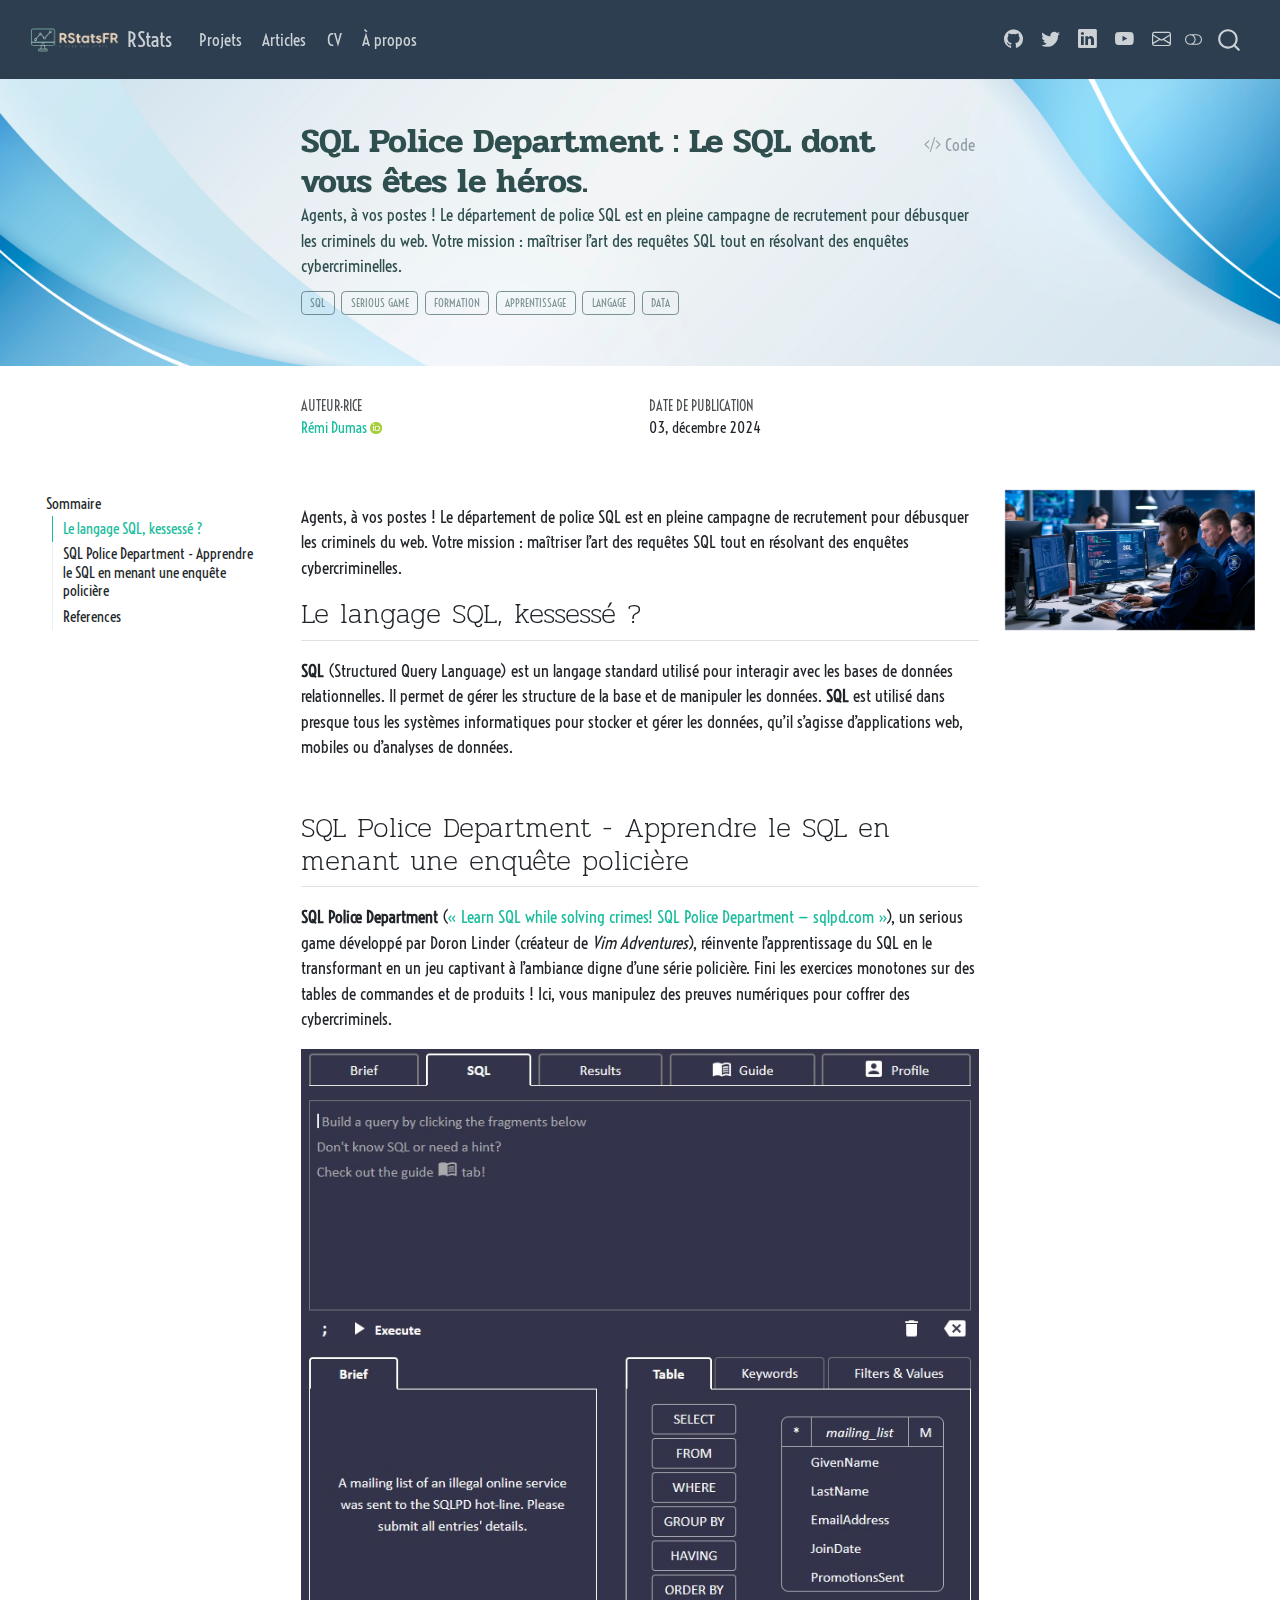
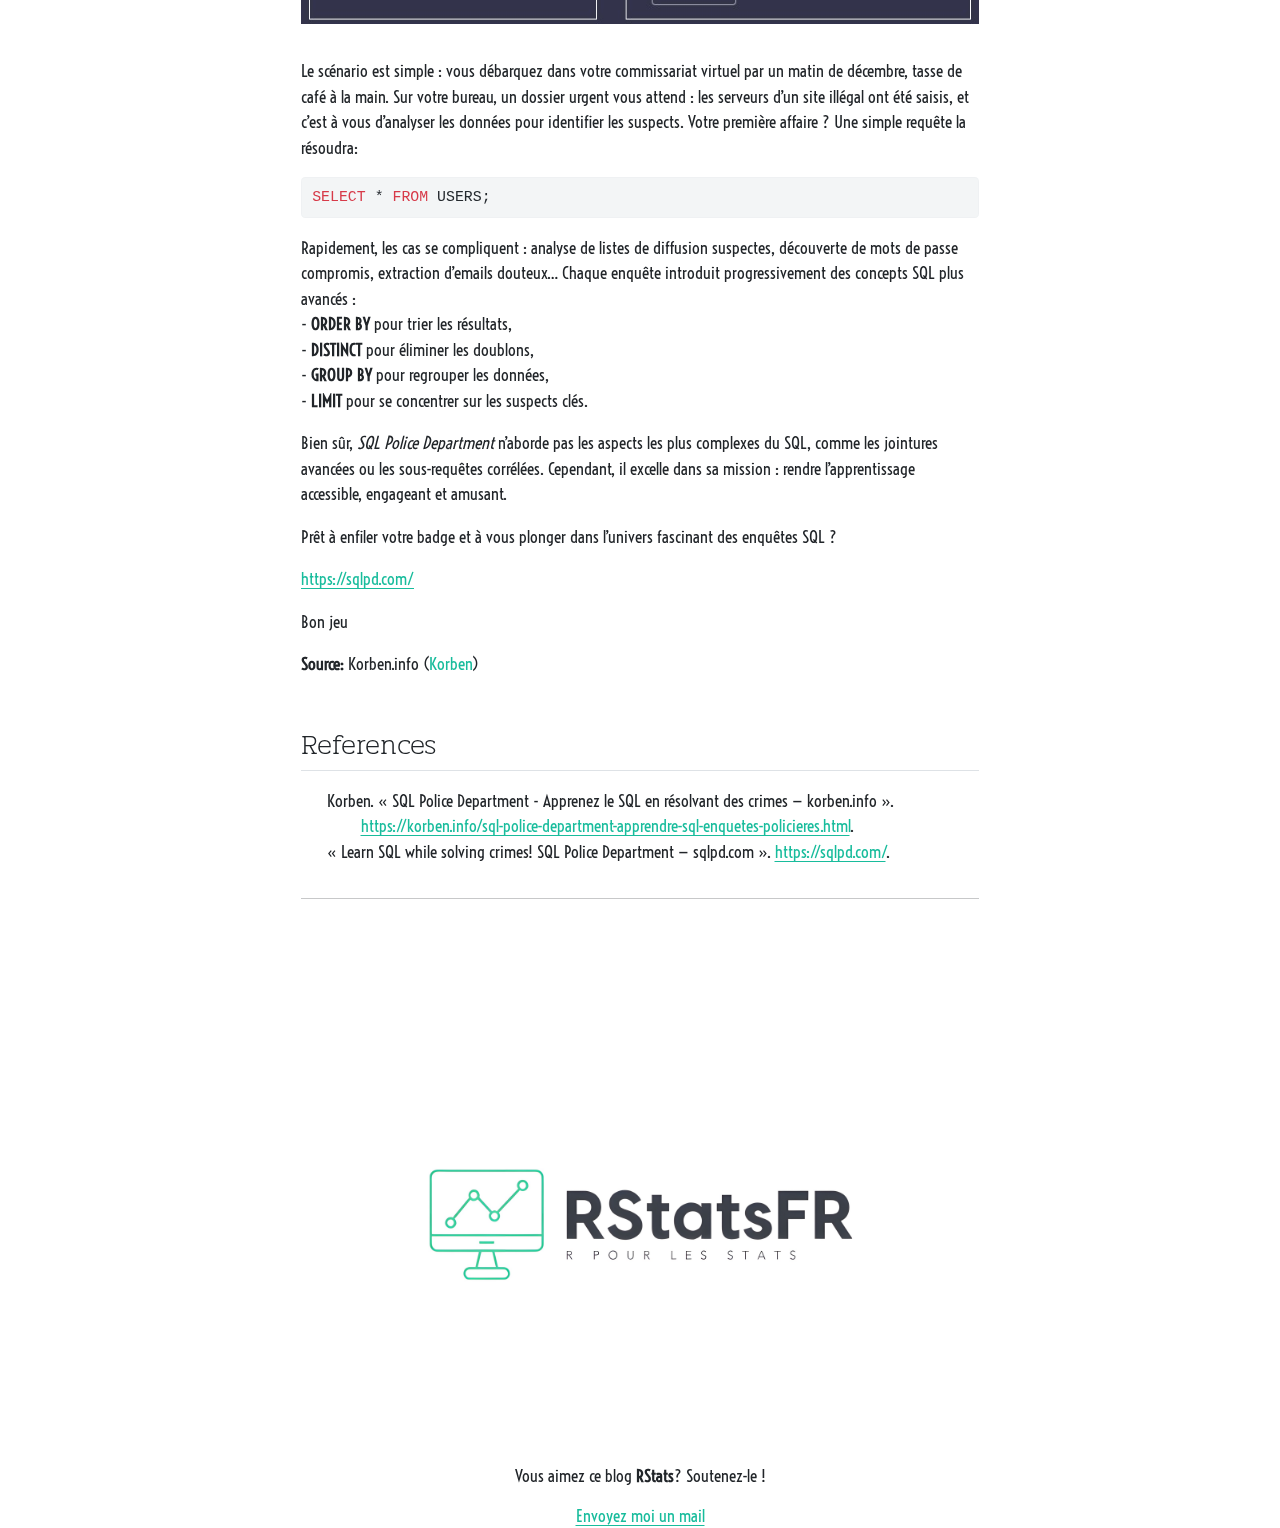
<file: posts/SQL_adventures/index.html>
<!DOCTYPE html>
<html xmlns="http://www.w3.org/1999/xhtml" lang="fr" xml:lang="fr"><head>

<meta charset="utf-8">
<meta name="generator" content="quarto-1.6.39">

<meta name="viewport" content="width=device-width, initial-scale=1.0, user-scalable=yes">

<meta name="author" content="Rémi Dumas">
<meta name="description" content="Agents, à vos postes ! Le département de police SQL est en pleine campagne de recrutement pour débusquer les criminels du web. Votre mission : maîtriser l’art des requêtes SQL tout en résolvant des enquêtes cybercriminelles.">

<title>SQL Police Department : Le SQL dont vous êtes le héros. – RStats</title>
<style>
code{white-space: pre-wrap;}
span.smallcaps{font-variant: small-caps;}
div.columns{display: flex; gap: min(4vw, 1.5em);}
div.column{flex: auto; overflow-x: auto;}
div.hanging-indent{margin-left: 1.5em; text-indent: -1.5em;}
ul.task-list{list-style: none;}
ul.task-list li input[type="checkbox"] {
  width: 0.8em;
  margin: 0 0.8em 0.2em -1em; /* quarto-specific, see https://github.com/quarto-dev/quarto-cli/issues/4556 */ 
  vertical-align: middle;
}
/* CSS for syntax highlighting */
pre > code.sourceCode { white-space: pre; position: relative; }
pre > code.sourceCode > span { line-height: 1.25; }
pre > code.sourceCode > span:empty { height: 1.2em; }
.sourceCode { overflow: visible; }
code.sourceCode > span { color: inherit; text-decoration: inherit; }
div.sourceCode { margin: 1em 0; }
pre.sourceCode { margin: 0; }
@media screen {
div.sourceCode { overflow: auto; }
}
@media print {
pre > code.sourceCode { white-space: pre-wrap; }
pre > code.sourceCode > span { display: inline-block; text-indent: -5em; padding-left: 5em; }
}
pre.numberSource code
  { counter-reset: source-line 0; }
pre.numberSource code > span
  { position: relative; left: -4em; counter-increment: source-line; }
pre.numberSource code > span > a:first-child::before
  { content: counter(source-line);
    position: relative; left: -1em; text-align: right; vertical-align: baseline;
    border: none; display: inline-block;
    -webkit-touch-callout: none; -webkit-user-select: none;
    -khtml-user-select: none; -moz-user-select: none;
    -ms-user-select: none; user-select: none;
    padding: 0 4px; width: 4em;
  }
pre.numberSource { margin-left: 3em;  padding-left: 4px; }
div.sourceCode
  {   }
@media screen {
pre > code.sourceCode > span > a:first-child::before { text-decoration: underline; }
}
/* CSS for citations */
div.csl-bib-body { }
div.csl-entry {
  clear: both;
  margin-bottom: 0em;
}
.hanging-indent div.csl-entry {
  margin-left:2em;
  text-indent:-2em;
}
div.csl-left-margin {
  min-width:2em;
  float:left;
}
div.csl-right-inline {
  margin-left:2em;
  padding-left:1em;
}
div.csl-indent {
  margin-left: 2em;
}</style>


<script src="../../site_libs/quarto-nav/quarto-nav.js"></script>
<script src="../../site_libs/clipboard/clipboard.min.js"></script>
<script src="../../site_libs/quarto-search/autocomplete.umd.js"></script>
<script src="../../site_libs/quarto-search/fuse.min.js"></script>
<script src="../../site_libs/quarto-search/quarto-search.js"></script>
<meta name="quarto:offset" content="../../">
<link href="../../img/favicon.png" rel="icon" type="image/png">
<script src="../../site_libs/quarto-html/quarto.js"></script>
<script src="../../site_libs/quarto-html/popper.min.js"></script>
<script src="../../site_libs/quarto-html/tippy.umd.min.js"></script>
<script src="../../site_libs/quarto-html/anchor.min.js"></script>
<link href="../../site_libs/quarto-html/tippy.css" rel="stylesheet">
<link href="../../site_libs/quarto-html/quarto-syntax-highlighting-0626ff4d7a71b55c8707dcae1d04a9b6.css" rel="stylesheet" class="quarto-color-scheme" id="quarto-text-highlighting-styles">
<link href="../../site_libs/quarto-html/quarto-syntax-highlighting-dark-e25cc82807363e79c52e96bc8b7855f1.css" rel="prefetch" class="quarto-color-scheme quarto-color-alternate" id="quarto-text-highlighting-styles">
<script src="../../site_libs/bootstrap/bootstrap.min.js"></script>
<link href="../../site_libs/bootstrap/bootstrap-icons.css" rel="stylesheet">
<link href="../../site_libs/bootstrap/bootstrap-55dcbe40fb3397d5a1633a124a5f25e4.min.css" rel="stylesheet" append-hash="true" class="quarto-color-scheme" id="quarto-bootstrap" data-mode="light">
<link href="../../site_libs/bootstrap/bootstrap-dark-050c2760ed96546d91b33b5dd106415f.min.css" rel="prefetch" append-hash="true" class="quarto-color-scheme quarto-color-alternate" id="quarto-bootstrap" data-mode="dark">
<script id="quarto-search-options" type="application/json">{
  "location": "navbar",
  "copy-button": false,
  "collapse-after": 3,
  "panel-placement": "end",
  "type": "overlay",
  "limit": 50,
  "keyboard-shortcut": [
    "f",
    "/",
    "s"
  ],
  "show-item-context": false,
  "language": {
    "search-no-results-text": "Pas de résultats",
    "search-matching-documents-text": "documents trouvés",
    "search-copy-link-title": "Copier le lien vers la recherche",
    "search-hide-matches-text": "Cacher les correspondances additionnelles",
    "search-more-match-text": "correspondance de plus dans ce document",
    "search-more-matches-text": "correspondances de plus dans ce document",
    "search-clear-button-title": "Effacer",
    "search-text-placeholder": "",
    "search-detached-cancel-button-title": "Annuler",
    "search-submit-button-title": "Envoyer",
    "search-label": "Recherche"
  }
}</script>
<style>

      .quarto-title-block .quarto-title-banner h1,
      .quarto-title-block .quarto-title-banner h2,
      .quarto-title-block .quarto-title-banner h3,
      .quarto-title-block .quarto-title-banner h4,
      .quarto-title-block .quarto-title-banner h5,
      .quarto-title-block .quarto-title-banner h6
      {
        color: #2F4F4F;
      }

      .quarto-title-block .quarto-title-banner {
        color: #2F4F4F;
background-image: url(../../img/rm209-ning-19-l.jpg);
background-size: cover;
      }
</style>
<style>
@import url('https://fonts.googleapis.com/css2?family=Voltaire&display=swap');
@import url('https://fonts.googleapis.com/css2?family=Fira+Code:wght@300..700&display=swap')
</style>
<script>
MathJax = {
    tex: {
        tags: 'ams'  // should be 'ams', 'none', or 'all'
    },
    output: {
        font: 'mathjax-fira'
    }
};
</script>


</head>

<body class="floating nav-fixed slimcontent">

<div id="quarto-search-results"></div>
  <header id="quarto-header" class="headroom fixed-top quarto-banner">
    <nav class="navbar navbar-expand-lg " data-bs-theme="dark">
      <div class="navbar-container container-fluid">
      <div class="navbar-brand-container mx-auto">
    <a href="../../index.html" class="navbar-brand navbar-brand-logo">
    <img src="../../img/my_image.png" alt="" class="navbar-logo">
    </a>
    <a class="navbar-brand" href="../../index.html">
    <span class="navbar-title">RStats</span>
    </a>
  </div>
            <div id="quarto-search" class="" title="Recherche"></div>
          <button class="navbar-toggler" type="button" data-bs-toggle="collapse" data-bs-target="#navbarCollapse" aria-controls="navbarCollapse" role="menu" aria-expanded="false" aria-label="Basculer la navigation" onclick="if (window.quartoToggleHeadroom) { window.quartoToggleHeadroom(); }">
  <span class="navbar-toggler-icon"></span>
</button>
          <div class="collapse navbar-collapse" id="navbarCollapse">
            <ul class="navbar-nav navbar-nav-scroll me-auto">
  <li class="nav-item">
    <a class="nav-link" href="../../projects/index.html"> 
<span class="menu-text">Projets</span></a>
  </li>  
  <li class="nav-item">
    <a class="nav-link" href="../../index.html"> 
<span class="menu-text">Articles</span></a>
  </li>  
  <li class="nav-item">
    <a class="nav-link" href="../../cv/index.html"> 
<span class="menu-text">CV</span></a>
  </li>  
  <li class="nav-item">
    <a class="nav-link" href="../../about.html"> 
<span class="menu-text">À propos</span></a>
  </li>  
</ul>
            <ul class="navbar-nav navbar-nav-scroll ms-auto">
  <li class="nav-item compact">
    <a class="nav-link" href="https://github.com/RemiDumas/RStats"> <i class="bi bi-github" role="img">
</i> 
<span class="menu-text"></span></a>
  </li>  
  <li class="nav-item compact">
    <a class="nav-link" href="https://twitter.com/RStats"> <i class="bi bi-twitter" role="img">
</i> 
<span class="menu-text"></span></a>
  </li>  
  <li class="nav-item compact">
    <a class="nav-link" href="https://www.linkedin.com/in/remi-dumas-06b81488/"> <i class="bi bi-linkedin" role="img">
</i> 
<span class="menu-text"></span></a>
  </li>  
  <li class="nav-item compact">
    <a class="nav-link" href="https://www.youtube.com/channel/UCiBfVCpuflUSKumU6ekHOfg"> <i class="bi bi-youtube" role="img">
</i> 
<span class="menu-text"></span></a>
  </li>  
  <li class="nav-item compact">
    <a class="nav-link" href="mailto:remi.dumas@gmail.com"> <i class="bi bi-envelope" role="img" aria-label="email">
</i> 
<span class="menu-text"></span></a>
  </li>  
</ul>
          </div> <!-- /navcollapse -->
            <div class="quarto-navbar-tools">
  <a href="" class="quarto-color-scheme-toggle quarto-navigation-tool  px-1" onclick="window.quartoToggleColorScheme(); return false;" title="Basculer le mode sombre"><i class="bi"></i></a>
</div>
      </div> <!-- /container-fluid -->
    </nav>
</header>
<!-- content -->
<header id="title-block-header" class="quarto-title-block default blog-post page-columns page-full">
  <div class="quarto-title-banner page-columns page-full">
    <div class="quarto-title column-body">
      <div class="quarto-title-block"><div><h1 class="title">SQL Police Department : Le SQL dont vous êtes le héros.</h1><button type="button" class="btn code-tools-button" id="quarto-code-tools-source"><i class="bi"></i> Code</button></div></div>
                  <div>
        <div class="description">
          Agents, à vos postes ! Le département de police SQL est en pleine campagne de recrutement pour débusquer les criminels du web. Votre mission : maîtriser l’art des requêtes SQL tout en résolvant des enquêtes cybercriminelles.
        </div>
      </div>
                          <div class="quarto-categories">
                <div class="quarto-category">SQL</div>
                <div class="quarto-category">serious game</div>
                <div class="quarto-category">formation</div>
                <div class="quarto-category">apprentissage</div>
                <div class="quarto-category">langage</div>
                <div class="quarto-category">data</div>
              </div>
                  </div>
  </div>
    
  
  <div class="quarto-title-meta">

      <div>
      <div class="quarto-title-meta-heading">Auteur·rice</div>
      <div class="quarto-title-meta-contents">
               <p><a href="https://remidumas.github.io/RStats/">Rémi Dumas</a> <a href="https://orcid.org/0009-0006-0434-7193" class="quarto-title-author-orcid"> <img src="[data-uri]"></a></p>
            </div>
    </div>
      
      <div>
      <div class="quarto-title-meta-heading">Date de publication</div>
      <div class="quarto-title-meta-contents">
        <p class="date">03, décembre 2024</p>
      </div>
    </div>
    
      
    </div>
    
  
  </header><div id="quarto-content" class="quarto-container page-columns page-rows-contents page-layout-article page-navbar">
<!-- sidebar -->
  <nav id="quarto-sidebar" class="sidebar collapse collapse-horizontal quarto-sidebar-collapse-item sidebar-navigation floating overflow-auto">
    <nav id="TOC" role="doc-toc" class="toc-active">
    <h2 id="toc-title">Sommaire</h2>
   
  <ul>
  <li><a href="#le-langage-sql-kessessé" id="toc-le-langage-sql-kessessé" class="nav-link active" data-scroll-target="#le-langage-sql-kessessé">Le langage SQL, kessessé ?</a></li>
  <li><a href="#sql-police-department---apprendre-le-sql-en-menant-une-enquête-policière" id="toc-sql-police-department---apprendre-le-sql-en-menant-une-enquête-policière" class="nav-link" data-scroll-target="#sql-police-department---apprendre-le-sql-en-menant-une-enquête-policière">SQL Police Department - Apprendre le SQL en menant une enquête policière</a></li>
  <li><a href="#references" id="toc-references" class="nav-link" data-scroll-target="#references">References</a></li>
  </ul>
</nav>
</nav>
<div id="quarto-sidebar-glass" class="quarto-sidebar-collapse-item" data-bs-toggle="collapse" data-bs-target=".quarto-sidebar-collapse-item"></div>
<!-- margin-sidebar -->
    <div id="quarto-margin-sidebar" class="sidebar margin-sidebar zindex-bottom">
    </div>
<!-- main -->
<main class="content quarto-banner-title-block page-columns page-full" id="quarto-document-content">
<div class="no-row-height column-margin column-container">
  <div class="">
    <img src="sql_police.jpeg" style="width:100%">
  </div>
</div>





<p>Agents, à vos postes ! Le département de police SQL est en pleine campagne de recrutement pour débusquer les criminels du web. Votre mission : maîtriser l’art des requêtes SQL tout en résolvant des enquêtes cybercriminelles.</p>
<section id="le-langage-sql-kessessé" class="level2">
<h2 class="anchored" data-anchor-id="le-langage-sql-kessessé">Le langage SQL, kessessé ?</h2>
<p><strong>SQL</strong> (Structured Query Language) est un langage standard utilisé pour interagir avec les bases de données relationnelles. Il permet de gérer les structure de la base et de manipuler les données. <strong>SQL</strong> est utilisé dans presque tous les systèmes informatiques pour stocker et gérer les données, qu’il s’agisse d’applications web, mobiles ou d’analyses de données.</p>
</section>
<section id="sql-police-department---apprendre-le-sql-en-menant-une-enquête-policière" class="level2">
<h2 class="anchored" data-anchor-id="sql-police-department---apprendre-le-sql-en-menant-une-enquête-policière">SQL Police Department - Apprendre le SQL en menant une enquête policière</h2>
<p><strong>SQL Police Department</strong> <span class="citation" data-cites="sqlpdLearnWhile">(<a href="#ref-sqlpdLearnWhile" role="doc-biblioref"><span>«&nbsp;<span>L</span>earn <span>S</span><span>Q</span><span>L</span> while solving crimes! <span>S</span><span>Q</span><span>L</span> <span>P</span>olice <span>D</span>epartment — sqlpd.com&nbsp;»</span></a>)</span>, un serious game développé par Doron Linder (créateur de <em>Vim Adventures</em>), réinvente l’apprentissage du SQL en le transformant en un jeu captivant à l’ambiance digne d’une série policière. Fini les exercices monotones sur des tables de commandes et de produits ! Ici, vous manipulez des preuves numériques pour coffrer des cybercriminels.</p>
<div class="quarto-figure quarto-figure-center">
<figure class="figure">
<p><img src="sql_adv1.jpg" class="img-fluid quarto-figure quarto-figure-center figure-img"></p>
</figure>
</div>
<p>Le scénario est simple : vous débarquez dans votre commissariat virtuel par un matin de décembre, tasse de café à la main. Sur votre bureau, un dossier urgent vous attend : les serveurs d’un site illégal ont été saisis, et c’est à vous d’analyser les données pour identifier les suspects. Votre première affaire ? Une simple requête la résoudra:</p>
<div class="sourceCode" id="cb1"><pre class="sourceCode sql code-with-copy"><code class="sourceCode sql"><span id="cb1-1"><a href="#cb1-1" aria-hidden="true" tabindex="-1"></a><span class="kw">SELECT</span> <span class="op">*</span> <span class="kw">FROM</span> USERS;  </span></code><button title="Copier vers le presse-papier" class="code-copy-button"><i class="bi"></i></button></pre></div>
<p>Rapidement, les cas se compliquent : analyse de listes de diffusion suspectes, découverte de mots de passe compromis, extraction d’emails douteux… Chaque enquête introduit progressivement des concepts SQL plus avancés :<br>
- <strong>ORDER BY</strong> pour trier les résultats,<br>
- <strong>DISTINCT</strong> pour éliminer les doublons,<br>
- <strong>GROUP BY</strong> pour regrouper les données,<br>
- <strong>LIMIT</strong> pour se concentrer sur les suspects clés.</p>
<p>Bien sûr, <em>SQL Police Department</em> n’aborde pas les aspects les plus complexes du SQL, comme les jointures avancées ou les sous-requêtes corrélées. Cependant, il excelle dans sa mission : rendre l’apprentissage accessible, engageant et amusant.</p>
<p>Prêt à enfiler votre badge et à vous plonger dans l’univers fascinant des enquêtes SQL ?</p>
<p><a href="https://sqlpd.com/" class="uri">https://sqlpd.com/</a></p>
<p>Bon jeu</p>
<p><strong>Source:</strong> Korben.info <span class="citation" data-cites="korbenPoliceDepartment">(<a href="#ref-korbenPoliceDepartment" role="doc-biblioref">Korben</a>)</span></p>
</section>
<section id="references" class="level2">
<h2 class="anchored" data-anchor-id="references">References</h2>
<div id="refs" class="references csl-bib-body hanging-indent" data-entry-spacing="0" role="list">
<div id="ref-korbenPoliceDepartment" class="csl-entry" role="listitem">
Korben. <span>«&nbsp;<span>S</span><span>Q</span><span>L</span> <span>P</span>olice <span>D</span>epartment - <span>A</span>pprenez le <span>S</span><span>Q</span><span>L</span> en résolvant des crimes — korben.info&nbsp;»</span>. <a href="https://korben.info/sql-police-department-apprendre-sql-enquetes-policieres.html" class="uri">https://korben.info/sql-police-department-apprendre-sql-enquetes-policieres.html</a>.
</div>
<div id="ref-sqlpdLearnWhile" class="csl-entry" role="listitem">
<span>«&nbsp;<span>L</span>earn <span>S</span><span>Q</span><span>L</span> while solving crimes! <span>S</span><span>Q</span><span>L</span> <span>P</span>olice <span>D</span>epartment — sqlpd.com&nbsp;»</span>. <a href="https://sqlpd.com/" class="uri">https://sqlpd.com/</a>.
</div>
</div>


<!-- -->

</section>

</main> <!-- /main -->
<hr>

<span style="margin-top:20px; margin-bottom: 20px"></span>

<img style="width:100%;" src="../../img/my_image.jpg">

<p style="margin: auto"> Vous aimez ce blog <b>RStats</b>? Soutenez-le !</p>
<p style="margin: auto"><a href="mailto:remi.dumas@gmail.com">Envoyez moi un mail</a></p>
<script id="quarto-html-after-body" type="application/javascript">
window.document.addEventListener("DOMContentLoaded", function (event) {
  const toggleBodyColorMode = (bsSheetEl) => {
    const mode = bsSheetEl.getAttribute("data-mode");
    const bodyEl = window.document.querySelector("body");
    if (mode === "dark") {
      bodyEl.classList.add("quarto-dark");
      bodyEl.classList.remove("quarto-light");
    } else {
      bodyEl.classList.add("quarto-light");
      bodyEl.classList.remove("quarto-dark");
    }
  }
  const toggleBodyColorPrimary = () => {
    const bsSheetEl = window.document.querySelector("link#quarto-bootstrap");
    if (bsSheetEl) {
      toggleBodyColorMode(bsSheetEl);
    }
  }
  toggleBodyColorPrimary();  
  const disableStylesheet = (stylesheets) => {
    for (let i=0; i < stylesheets.length; i++) {
      const stylesheet = stylesheets[i];
      stylesheet.rel = 'prefetch';
    }
  }
  const enableStylesheet = (stylesheets) => {
    for (let i=0; i < stylesheets.length; i++) {
      const stylesheet = stylesheets[i];
      stylesheet.rel = 'stylesheet';
    }
  }
  const manageTransitions = (selector, allowTransitions) => {
    const els = window.document.querySelectorAll(selector);
    for (let i=0; i < els.length; i++) {
      const el = els[i];
      if (allowTransitions) {
        el.classList.remove('notransition');
      } else {
        el.classList.add('notransition');
      }
    }
  }
  const toggleGiscusIfUsed = (isAlternate, darkModeDefault) => {
    const baseTheme = document.querySelector('#giscus-base-theme')?.value ?? 'light';
    const alternateTheme = document.querySelector('#giscus-alt-theme')?.value ?? 'dark';
    let newTheme = '';
    if(darkModeDefault) {
      newTheme = isAlternate ? baseTheme : alternateTheme;
    } else {
      newTheme = isAlternate ? alternateTheme : baseTheme;
    }
    const changeGiscusTheme = () => {
      // From: https://github.com/giscus/giscus/issues/336
      const sendMessage = (message) => {
        const iframe = document.querySelector('iframe.giscus-frame');
        if (!iframe) return;
        iframe.contentWindow.postMessage({ giscus: message }, 'https://giscus.app');
      }
      sendMessage({
        setConfig: {
          theme: newTheme
        }
      });
    }
    const isGiscussLoaded = window.document.querySelector('iframe.giscus-frame') !== null;
    if (isGiscussLoaded) {
      changeGiscusTheme();
    }
  }
  const toggleColorMode = (alternate) => {
    // Switch the stylesheets
    const alternateStylesheets = window.document.querySelectorAll('link.quarto-color-scheme.quarto-color-alternate');
    manageTransitions('#quarto-margin-sidebar .nav-link', false);
    if (alternate) {
      enableStylesheet(alternateStylesheets);
      for (const sheetNode of alternateStylesheets) {
        if (sheetNode.id === "quarto-bootstrap") {
          toggleBodyColorMode(sheetNode);
        }
      }
    } else {
      disableStylesheet(alternateStylesheets);
      toggleBodyColorPrimary();
    }
    manageTransitions('#quarto-margin-sidebar .nav-link', true);
    // Switch the toggles
    const toggles = window.document.querySelectorAll('.quarto-color-scheme-toggle');
    for (let i=0; i < toggles.length; i++) {
      const toggle = toggles[i];
      if (toggle) {
        if (alternate) {
          toggle.classList.add("alternate");     
        } else {
          toggle.classList.remove("alternate");
        }
      }
    }
    // Hack to workaround the fact that safari doesn't
    // properly recolor the scrollbar when toggling (#1455)
    if (navigator.userAgent.indexOf('Safari') > 0 && navigator.userAgent.indexOf('Chrome') == -1) {
      manageTransitions("body", false);
      window.scrollTo(0, 1);
      setTimeout(() => {
        window.scrollTo(0, 0);
        manageTransitions("body", true);
      }, 40);  
    }
  }
  const isFileUrl = () => { 
    return window.location.protocol === 'file:';
  }
  const hasAlternateSentinel = () => {  
    let styleSentinel = getColorSchemeSentinel();
    if (styleSentinel !== null) {
      return styleSentinel === "alternate";
    } else {
      return false;
    }
  }
  const setStyleSentinel = (alternate) => {
    const value = alternate ? "alternate" : "default";
    if (!isFileUrl()) {
      window.localStorage.setItem("quarto-color-scheme", value);
    } else {
      localAlternateSentinel = value;
    }
  }
  const getColorSchemeSentinel = () => {
    if (!isFileUrl()) {
      const storageValue = window.localStorage.getItem("quarto-color-scheme");
      return storageValue != null ? storageValue : localAlternateSentinel;
    } else {
      return localAlternateSentinel;
    }
  }
  const darkModeDefault = false;
  let localAlternateSentinel = darkModeDefault ? 'alternate' : 'default';
  // Dark / light mode switch
  window.quartoToggleColorScheme = () => {
    // Read the current dark / light value 
    let toAlternate = !hasAlternateSentinel();
    toggleColorMode(toAlternate);
    setStyleSentinel(toAlternate);
    toggleGiscusIfUsed(toAlternate, darkModeDefault);
  };
  // Ensure there is a toggle, if there isn't float one in the top right
  if (window.document.querySelector('.quarto-color-scheme-toggle') === null) {
    const a = window.document.createElement('a');
    a.classList.add('top-right');
    a.classList.add('quarto-color-scheme-toggle');
    a.href = "";
    a.onclick = function() { try { window.quartoToggleColorScheme(); } catch {} return false; };
    const i = window.document.createElement("i");
    i.classList.add('bi');
    a.appendChild(i);
    window.document.body.appendChild(a);
  }
  // Switch to dark mode if need be
  if (hasAlternateSentinel()) {
    toggleColorMode(true);
  } else {
    toggleColorMode(false);
  }
  const icon = "";
  const anchorJS = new window.AnchorJS();
  anchorJS.options = {
    placement: 'right',
    icon: icon
  };
  anchorJS.add('.anchored');
  const isCodeAnnotation = (el) => {
    for (const clz of el.classList) {
      if (clz.startsWith('code-annotation-')) {                     
        return true;
      }
    }
    return false;
  }
  const onCopySuccess = function(e) {
    // button target
    const button = e.trigger;
    // don't keep focus
    button.blur();
    // flash "checked"
    button.classList.add('code-copy-button-checked');
    var currentTitle = button.getAttribute("title");
    button.setAttribute("title", "Copié");
    let tooltip;
    if (window.bootstrap) {
      button.setAttribute("data-bs-toggle", "tooltip");
      button.setAttribute("data-bs-placement", "left");
      button.setAttribute("data-bs-title", "Copié");
      tooltip = new bootstrap.Tooltip(button, 
        { trigger: "manual", 
          customClass: "code-copy-button-tooltip",
          offset: [0, -8]});
      tooltip.show();    
    }
    setTimeout(function() {
      if (tooltip) {
        tooltip.hide();
        button.removeAttribute("data-bs-title");
        button.removeAttribute("data-bs-toggle");
        button.removeAttribute("data-bs-placement");
      }
      button.setAttribute("title", currentTitle);
      button.classList.remove('code-copy-button-checked');
    }, 1000);
    // clear code selection
    e.clearSelection();
  }
  const getTextToCopy = function(trigger) {
      const codeEl = trigger.previousElementSibling.cloneNode(true);
      for (const childEl of codeEl.children) {
        if (isCodeAnnotation(childEl)) {
          childEl.remove();
        }
      }
      return codeEl.innerText;
  }
  const clipboard = new window.ClipboardJS('.code-copy-button:not([data-in-quarto-modal])', {
    text: getTextToCopy
  });
  clipboard.on('success', onCopySuccess);
  if (window.document.getElementById('quarto-embedded-source-code-modal')) {
    const clipboardModal = new window.ClipboardJS('.code-copy-button[data-in-quarto-modal]', {
      text: getTextToCopy,
      container: window.document.getElementById('quarto-embedded-source-code-modal')
    });
    clipboardModal.on('success', onCopySuccess);
  }
  const viewSource = window.document.getElementById('quarto-view-source') ||
                     window.document.getElementById('quarto-code-tools-source');
  if (viewSource) {
    const sourceUrl = viewSource.getAttribute("data-quarto-source-url");
    viewSource.addEventListener("click", function(e) {
      if (sourceUrl) {
        // rstudio viewer pane
        if (/\bcapabilities=\b/.test(window.location)) {
          window.open(sourceUrl);
        } else {
          window.location.href = sourceUrl;
        }
      } else {
        const modal = new bootstrap.Modal(document.getElementById('quarto-embedded-source-code-modal'));
        modal.show();
      }
      return false;
    });
  }
  function toggleCodeHandler(show) {
    return function(e) {
      const detailsSrc = window.document.querySelectorAll(".cell > details > .sourceCode");
      for (let i=0; i<detailsSrc.length; i++) {
        const details = detailsSrc[i].parentElement;
        if (show) {
          details.open = true;
        } else {
          details.removeAttribute("open");
        }
      }
      const cellCodeDivs = window.document.querySelectorAll(".cell > .sourceCode");
      const fromCls = show ? "hidden" : "unhidden";
      const toCls = show ? "unhidden" : "hidden";
      for (let i=0; i<cellCodeDivs.length; i++) {
        const codeDiv = cellCodeDivs[i];
        if (codeDiv.classList.contains(fromCls)) {
          codeDiv.classList.remove(fromCls);
          codeDiv.classList.add(toCls);
        } 
      }
      return false;
    }
  }
  const hideAllCode = window.document.getElementById("quarto-hide-all-code");
  if (hideAllCode) {
    hideAllCode.addEventListener("click", toggleCodeHandler(false));
  }
  const showAllCode = window.document.getElementById("quarto-show-all-code");
  if (showAllCode) {
    showAllCode.addEventListener("click", toggleCodeHandler(true));
  }
    var localhostRegex = new RegExp(/^(?:http|https):\/\/localhost\:?[0-9]*\//);
    var mailtoRegex = new RegExp(/^mailto:/);
      var filterRegex = new RegExp("https:\/\/RemiDumas\.github\.io\/RStats\/");
    var isInternal = (href) => {
        return filterRegex.test(href) || localhostRegex.test(href) || mailtoRegex.test(href);
    }
    // Inspect non-navigation links and adorn them if external
 	var links = window.document.querySelectorAll('a[href]:not(.nav-link):not(.navbar-brand):not(.toc-action):not(.sidebar-link):not(.sidebar-item-toggle):not(.pagination-link):not(.no-external):not([aria-hidden]):not(.dropdown-item):not(.quarto-navigation-tool):not(.about-link)');
    for (var i=0; i<links.length; i++) {
      const link = links[i];
      if (!isInternal(link.href)) {
        // undo the damage that might have been done by quarto-nav.js in the case of
        // links that we want to consider external
        if (link.dataset.originalHref !== undefined) {
          link.href = link.dataset.originalHref;
        }
      }
    }
  function tippyHover(el, contentFn, onTriggerFn, onUntriggerFn) {
    const config = {
      allowHTML: true,
      maxWidth: 500,
      delay: 100,
      arrow: false,
      appendTo: function(el) {
          return el.parentElement;
      },
      interactive: true,
      interactiveBorder: 10,
      theme: 'quarto',
      placement: 'bottom-start',
    };
    if (contentFn) {
      config.content = contentFn;
    }
    if (onTriggerFn) {
      config.onTrigger = onTriggerFn;
    }
    if (onUntriggerFn) {
      config.onUntrigger = onUntriggerFn;
    }
    window.tippy(el, config); 
  }
  const noterefs = window.document.querySelectorAll('a[role="doc-noteref"]');
  for (var i=0; i<noterefs.length; i++) {
    const ref = noterefs[i];
    tippyHover(ref, function() {
      // use id or data attribute instead here
      let href = ref.getAttribute('data-footnote-href') || ref.getAttribute('href');
      try { href = new URL(href).hash; } catch {}
      const id = href.replace(/^#\/?/, "");
      const note = window.document.getElementById(id);
      if (note) {
        return note.innerHTML;
      } else {
        return "";
      }
    });
  }
  const xrefs = window.document.querySelectorAll('a.quarto-xref');
  const processXRef = (id, note) => {
    // Strip column container classes
    const stripColumnClz = (el) => {
      el.classList.remove("page-full", "page-columns");
      if (el.children) {
        for (const child of el.children) {
          stripColumnClz(child);
        }
      }
    }
    stripColumnClz(note)
    if (id === null || id.startsWith('sec-')) {
      // Special case sections, only their first couple elements
      const container = document.createElement("div");
      if (note.children && note.children.length > 2) {
        container.appendChild(note.children[0].cloneNode(true));
        for (let i = 1; i < note.children.length; i++) {
          const child = note.children[i];
          if (child.tagName === "P" && child.innerText === "") {
            continue;
          } else {
            container.appendChild(child.cloneNode(true));
            break;
          }
        }
        if (window.Quarto?.typesetMath) {
          window.Quarto.typesetMath(container);
        }
        return container.innerHTML
      } else {
        if (window.Quarto?.typesetMath) {
          window.Quarto.typesetMath(note);
        }
        return note.innerHTML;
      }
    } else {
      // Remove any anchor links if they are present
      const anchorLink = note.querySelector('a.anchorjs-link');
      if (anchorLink) {
        anchorLink.remove();
      }
      if (window.Quarto?.typesetMath) {
        window.Quarto.typesetMath(note);
      }
      if (note.classList.contains("callout")) {
        return note.outerHTML;
      } else {
        return note.innerHTML;
      }
    }
  }
  for (var i=0; i<xrefs.length; i++) {
    const xref = xrefs[i];
    tippyHover(xref, undefined, function(instance) {
      instance.disable();
      let url = xref.getAttribute('href');
      let hash = undefined; 
      if (url.startsWith('#')) {
        hash = url;
      } else {
        try { hash = new URL(url).hash; } catch {}
      }
      if (hash) {
        const id = hash.replace(/^#\/?/, "");
        const note = window.document.getElementById(id);
        if (note !== null) {
          try {
            const html = processXRef(id, note.cloneNode(true));
            instance.setContent(html);
          } finally {
            instance.enable();
            instance.show();
          }
        } else {
          // See if we can fetch this
          fetch(url.split('#')[0])
          .then(res => res.text())
          .then(html => {
            const parser = new DOMParser();
            const htmlDoc = parser.parseFromString(html, "text/html");
            const note = htmlDoc.getElementById(id);
            if (note !== null) {
              const html = processXRef(id, note);
              instance.setContent(html);
            } 
          }).finally(() => {
            instance.enable();
            instance.show();
          });
        }
      } else {
        // See if we can fetch a full url (with no hash to target)
        // This is a special case and we should probably do some content thinning / targeting
        fetch(url)
        .then(res => res.text())
        .then(html => {
          const parser = new DOMParser();
          const htmlDoc = parser.parseFromString(html, "text/html");
          const note = htmlDoc.querySelector('main.content');
          if (note !== null) {
            // This should only happen for chapter cross references
            // (since there is no id in the URL)
            // remove the first header
            if (note.children.length > 0 && note.children[0].tagName === "HEADER") {
              note.children[0].remove();
            }
            const html = processXRef(null, note);
            instance.setContent(html);
          } 
        }).finally(() => {
          instance.enable();
          instance.show();
        });
      }
    }, function(instance) {
    });
  }
      let selectedAnnoteEl;
      const selectorForAnnotation = ( cell, annotation) => {
        let cellAttr = 'data-code-cell="' + cell + '"';
        let lineAttr = 'data-code-annotation="' +  annotation + '"';
        const selector = 'span[' + cellAttr + '][' + lineAttr + ']';
        return selector;
      }
      const selectCodeLines = (annoteEl) => {
        const doc = window.document;
        const targetCell = annoteEl.getAttribute("data-target-cell");
        const targetAnnotation = annoteEl.getAttribute("data-target-annotation");
        const annoteSpan = window.document.querySelector(selectorForAnnotation(targetCell, targetAnnotation));
        const lines = annoteSpan.getAttribute("data-code-lines").split(",");
        const lineIds = lines.map((line) => {
          return targetCell + "-" + line;
        })
        let top = null;
        let height = null;
        let parent = null;
        if (lineIds.length > 0) {
            //compute the position of the single el (top and bottom and make a div)
            const el = window.document.getElementById(lineIds[0]);
            top = el.offsetTop;
            height = el.offsetHeight;
            parent = el.parentElement.parentElement;
          if (lineIds.length > 1) {
            const lastEl = window.document.getElementById(lineIds[lineIds.length - 1]);
            const bottom = lastEl.offsetTop + lastEl.offsetHeight;
            height = bottom - top;
          }
          if (top !== null && height !== null && parent !== null) {
            // cook up a div (if necessary) and position it 
            let div = window.document.getElementById("code-annotation-line-highlight");
            if (div === null) {
              div = window.document.createElement("div");
              div.setAttribute("id", "code-annotation-line-highlight");
              div.style.position = 'absolute';
              parent.appendChild(div);
            }
            div.style.top = top - 2 + "px";
            div.style.height = height + 4 + "px";
            div.style.left = 0;
            let gutterDiv = window.document.getElementById("code-annotation-line-highlight-gutter");
            if (gutterDiv === null) {
              gutterDiv = window.document.createElement("div");
              gutterDiv.setAttribute("id", "code-annotation-line-highlight-gutter");
              gutterDiv.style.position = 'absolute';
              const codeCell = window.document.getElementById(targetCell);
              const gutter = codeCell.querySelector('.code-annotation-gutter');
              gutter.appendChild(gutterDiv);
            }
            gutterDiv.style.top = top - 2 + "px";
            gutterDiv.style.height = height + 4 + "px";
          }
          selectedAnnoteEl = annoteEl;
        }
      };
      const unselectCodeLines = () => {
        const elementsIds = ["code-annotation-line-highlight", "code-annotation-line-highlight-gutter"];
        elementsIds.forEach((elId) => {
          const div = window.document.getElementById(elId);
          if (div) {
            div.remove();
          }
        });
        selectedAnnoteEl = undefined;
      };
        // Handle positioning of the toggle
    window.addEventListener(
      "resize",
      throttle(() => {
        elRect = undefined;
        if (selectedAnnoteEl) {
          selectCodeLines(selectedAnnoteEl);
        }
      }, 10)
    );
    function throttle(fn, ms) {
    let throttle = false;
    let timer;
      return (...args) => {
        if(!throttle) { // first call gets through
            fn.apply(this, args);
            throttle = true;
        } else { // all the others get throttled
            if(timer) clearTimeout(timer); // cancel #2
            timer = setTimeout(() => {
              fn.apply(this, args);
              timer = throttle = false;
            }, ms);
        }
      };
    }
      // Attach click handler to the DT
      const annoteDls = window.document.querySelectorAll('dt[data-target-cell]');
      for (const annoteDlNode of annoteDls) {
        annoteDlNode.addEventListener('click', (event) => {
          const clickedEl = event.target;
          if (clickedEl !== selectedAnnoteEl) {
            unselectCodeLines();
            const activeEl = window.document.querySelector('dt[data-target-cell].code-annotation-active');
            if (activeEl) {
              activeEl.classList.remove('code-annotation-active');
            }
            selectCodeLines(clickedEl);
            clickedEl.classList.add('code-annotation-active');
          } else {
            // Unselect the line
            unselectCodeLines();
            clickedEl.classList.remove('code-annotation-active');
          }
        });
      }
  const findCites = (el) => {
    const parentEl = el.parentElement;
    if (parentEl) {
      const cites = parentEl.dataset.cites;
      if (cites) {
        return {
          el,
          cites: cites.split(' ')
        };
      } else {
        return findCites(el.parentElement)
      }
    } else {
      return undefined;
    }
  };
  var bibliorefs = window.document.querySelectorAll('a[role="doc-biblioref"]');
  for (var i=0; i<bibliorefs.length; i++) {
    const ref = bibliorefs[i];
    const citeInfo = findCites(ref);
    if (citeInfo) {
      tippyHover(citeInfo.el, function() {
        var popup = window.document.createElement('div');
        citeInfo.cites.forEach(function(cite) {
          var citeDiv = window.document.createElement('div');
          citeDiv.classList.add('hanging-indent');
          citeDiv.classList.add('csl-entry');
          var biblioDiv = window.document.getElementById('ref-' + cite);
          if (biblioDiv) {
            citeDiv.innerHTML = biblioDiv.innerHTML;
          }
          popup.appendChild(citeDiv);
        });
        return popup.innerHTML;
      });
    }
  }
});
</script><div class="modal fade" id="quarto-embedded-source-code-modal" tabindex="-1" aria-labelledby="quarto-embedded-source-code-modal-label" aria-hidden="true"><div class="modal-dialog modal-dialog-scrollable"><div class="modal-content"><div class="modal-header"><h5 class="modal-title" id="quarto-embedded-source-code-modal-label">Code source</h5><button class="btn-close" data-bs-dismiss="modal"></button></div><div class="modal-body"><div class="">
<div class="sourceCode" id="cb2" data-shortcodes="false"><pre class="sourceCode markdown code-with-copy"><code class="sourceCode markdown"><span id="cb2-1"><a href="#cb2-1" aria-hidden="true" tabindex="-1"></a><span class="co">---</span></span>
<span id="cb2-2"><a href="#cb2-2" aria-hidden="true" tabindex="-1"></a><span class="an">title:</span><span class="co"> "SQL Police Department : Le SQL dont vous êtes le héros."</span></span>
<span id="cb2-3"><a href="#cb2-3" aria-hidden="true" tabindex="-1"></a><span class="an">description:</span><span class="co"> "Agents, à vos postes ! Le département de police SQL est en pleine campagne de recrutement pour débusquer les criminels du web. Votre mission : maîtriser l'art des requêtes SQL tout en résolvant des enquêtes cybercriminelles."</span></span>
<span id="cb2-4"><a href="#cb2-4" aria-hidden="true" tabindex="-1"></a><span class="an">date:</span><span class="co"> 2024-12-03</span></span>
<span id="cb2-5"><a href="#cb2-5" aria-hidden="true" tabindex="-1"></a><span class="an">date-format:</span><span class="co"> "DD, MMMM YYYY"</span></span>
<span id="cb2-6"><a href="#cb2-6" aria-hidden="true" tabindex="-1"></a><span class="an">lang:</span><span class="co"> fr</span></span>
<span id="cb2-7"><a href="#cb2-7" aria-hidden="true" tabindex="-1"></a><span class="an">categories:</span><span class="co"> </span></span>
<span id="cb2-8"><a href="#cb2-8" aria-hidden="true" tabindex="-1"></a><span class="co">  - SQL</span></span>
<span id="cb2-9"><a href="#cb2-9" aria-hidden="true" tabindex="-1"></a><span class="co">  - serious game</span></span>
<span id="cb2-10"><a href="#cb2-10" aria-hidden="true" tabindex="-1"></a><span class="co">  - formation</span></span>
<span id="cb2-11"><a href="#cb2-11" aria-hidden="true" tabindex="-1"></a><span class="co">  - apprentissage</span></span>
<span id="cb2-12"><a href="#cb2-12" aria-hidden="true" tabindex="-1"></a><span class="co">  - langage</span></span>
<span id="cb2-13"><a href="#cb2-13" aria-hidden="true" tabindex="-1"></a><span class="co">  - data</span></span>
<span id="cb2-14"><a href="#cb2-14" aria-hidden="true" tabindex="-1"></a><span class="an">draft:</span><span class="co"> false</span></span>
<span id="cb2-15"><a href="#cb2-15" aria-hidden="true" tabindex="-1"></a><span class="an">number-sections:</span><span class="co"> false</span></span>
<span id="cb2-16"><a href="#cb2-16" aria-hidden="true" tabindex="-1"></a><span class="an">image:</span><span class="co"> sql_police.jpeg</span></span>
<span id="cb2-17"><a href="#cb2-17" aria-hidden="true" tabindex="-1"></a><span class="an">bibliography:</span><span class="co"> references.bib</span></span>
<span id="cb2-18"><a href="#cb2-18" aria-hidden="true" tabindex="-1"></a><span class="an">format:</span></span>
<span id="cb2-19"><a href="#cb2-19" aria-hidden="true" tabindex="-1"></a><span class="co">  html:</span></span>
<span id="cb2-20"><a href="#cb2-20" aria-hidden="true" tabindex="-1"></a><span class="co">    fig-cap-location: bottom</span></span>
<span id="cb2-21"><a href="#cb2-21" aria-hidden="true" tabindex="-1"></a><span class="co">    include-before-body: ../../html/margin_image.html</span></span>
<span id="cb2-22"><a href="#cb2-22" aria-hidden="true" tabindex="-1"></a><span class="co">    include-after-body: ../../html/blog_footer.html</span></span>
<span id="cb2-23"><a href="#cb2-23" aria-hidden="true" tabindex="-1"></a><span class="co">    comments: false</span></span>
<span id="cb2-24"><a href="#cb2-24" aria-hidden="true" tabindex="-1"></a><span class="an">editor:</span><span class="co"> </span></span>
<span id="cb2-25"><a href="#cb2-25" aria-hidden="true" tabindex="-1"></a><span class="co">  markdown: </span></span>
<span id="cb2-26"><a href="#cb2-26" aria-hidden="true" tabindex="-1"></a><span class="co">    wrap: sentence</span></span>
<span id="cb2-27"><a href="#cb2-27" aria-hidden="true" tabindex="-1"></a><span class="co">---</span></span>
<span id="cb2-28"><a href="#cb2-28" aria-hidden="true" tabindex="-1"></a></span>
<span id="cb2-29"><a href="#cb2-29" aria-hidden="true" tabindex="-1"></a>Agents, à vos postes !</span>
<span id="cb2-30"><a href="#cb2-30" aria-hidden="true" tabindex="-1"></a>Le département de police SQL est en pleine campagne de recrutement pour débusquer les criminels du web.</span>
<span id="cb2-31"><a href="#cb2-31" aria-hidden="true" tabindex="-1"></a>Votre mission : maîtriser l'art des requêtes SQL tout en résolvant des enquêtes cybercriminelles.</span>
<span id="cb2-32"><a href="#cb2-32" aria-hidden="true" tabindex="-1"></a></span>
<span id="cb2-33"><a href="#cb2-33" aria-hidden="true" tabindex="-1"></a><span class="fu">## Le langage SQL, kessessé ?</span></span>
<span id="cb2-34"><a href="#cb2-34" aria-hidden="true" tabindex="-1"></a></span>
<span id="cb2-35"><a href="#cb2-35" aria-hidden="true" tabindex="-1"></a>**SQL** (Structured Query Language) est un langage standard utilisé pour interagir avec les bases de données relationnelles.</span>
<span id="cb2-36"><a href="#cb2-36" aria-hidden="true" tabindex="-1"></a>Il permet de gérer les structure de la base et de manipuler les données.</span>
<span id="cb2-37"><a href="#cb2-37" aria-hidden="true" tabindex="-1"></a>**SQL** est utilisé dans presque tous les systèmes informatiques pour stocker et gérer les données, qu'il s'agisse d'applications web, mobiles ou d'analyses de données.</span>
<span id="cb2-38"><a href="#cb2-38" aria-hidden="true" tabindex="-1"></a></span>
<span id="cb2-39"><a href="#cb2-39" aria-hidden="true" tabindex="-1"></a><span class="fu">## SQL Police Department - Apprendre le SQL en menant une enquête policière</span></span>
<span id="cb2-40"><a href="#cb2-40" aria-hidden="true" tabindex="-1"></a></span>
<span id="cb2-41"><a href="#cb2-41" aria-hidden="true" tabindex="-1"></a>**SQL Police Department** <span class="co">[</span><span class="ot">@sqlpdLearnWhile</span><span class="co">]</span>, un serious game développé par Doron Linder (créateur de *Vim Adventures*), réinvente l'apprentissage du SQL en le transformant en un jeu captivant à l'ambiance digne d'une série policière.</span>
<span id="cb2-42"><a href="#cb2-42" aria-hidden="true" tabindex="-1"></a>Fini les exercices monotones sur des tables de commandes et de produits !</span>
<span id="cb2-43"><a href="#cb2-43" aria-hidden="true" tabindex="-1"></a>Ici, vous manipulez des preuves numériques pour coffrer des cybercriminels.</span>
<span id="cb2-44"><a href="#cb2-44" aria-hidden="true" tabindex="-1"></a></span>
<span id="cb2-45"><a href="#cb2-45" aria-hidden="true" tabindex="-1"></a><span class="al">![](sql_adv1.jpg)</span>{fig-align="center"}</span>
<span id="cb2-46"><a href="#cb2-46" aria-hidden="true" tabindex="-1"></a></span>
<span id="cb2-47"><a href="#cb2-47" aria-hidden="true" tabindex="-1"></a>Le scénario est simple : vous débarquez dans votre commissariat virtuel par un matin de décembre, tasse de café à la main.</span>
<span id="cb2-48"><a href="#cb2-48" aria-hidden="true" tabindex="-1"></a>Sur votre bureau, un dossier urgent vous attend : les serveurs d'un site illégal ont été saisis, et c'est à vous d'analyser les données pour identifier les suspects.</span>
<span id="cb2-49"><a href="#cb2-49" aria-hidden="true" tabindex="-1"></a>Votre première affaire ?</span>
<span id="cb2-50"><a href="#cb2-50" aria-hidden="true" tabindex="-1"></a>Une simple requête la résoudra:</span>
<span id="cb2-51"><a href="#cb2-51" aria-hidden="true" tabindex="-1"></a></span>
<span id="cb2-52"><a href="#cb2-52" aria-hidden="true" tabindex="-1"></a><span class="in">``` sql</span></span>
<span id="cb2-53"><a href="#cb2-53" aria-hidden="true" tabindex="-1"></a><span class="kw">SELECT</span> <span class="op">*</span> <span class="kw">FROM</span> USERS;  </span>
<span id="cb2-54"><a href="#cb2-54" aria-hidden="true" tabindex="-1"></a><span class="in">```</span></span>
<span id="cb2-55"><a href="#cb2-55" aria-hidden="true" tabindex="-1"></a></span>
<span id="cb2-56"><a href="#cb2-56" aria-hidden="true" tabindex="-1"></a>Rapidement, les cas se compliquent : analyse de listes de diffusion suspectes, découverte de mots de passe compromis, extraction d'emails douteux... Chaque enquête introduit progressivement des concepts SQL plus avancés :\</span>
<span id="cb2-57"><a href="#cb2-57" aria-hidden="true" tabindex="-1"></a><span class="ss">- </span>**ORDER BY** pour trier les résultats,\</span>
<span id="cb2-58"><a href="#cb2-58" aria-hidden="true" tabindex="-1"></a><span class="ss">- </span>**DISTINCT** pour éliminer les doublons,\</span>
<span id="cb2-59"><a href="#cb2-59" aria-hidden="true" tabindex="-1"></a><span class="ss">- </span>**GROUP BY** pour regrouper les données,\</span>
<span id="cb2-60"><a href="#cb2-60" aria-hidden="true" tabindex="-1"></a><span class="ss">- </span>**LIMIT** pour se concentrer sur les suspects clés.</span>
<span id="cb2-61"><a href="#cb2-61" aria-hidden="true" tabindex="-1"></a></span>
<span id="cb2-62"><a href="#cb2-62" aria-hidden="true" tabindex="-1"></a>Bien sûr, *SQL Police Department* n'aborde pas les aspects les plus complexes du SQL, comme les jointures avancées ou les sous-requêtes corrélées.</span>
<span id="cb2-63"><a href="#cb2-63" aria-hidden="true" tabindex="-1"></a>Cependant, il excelle dans sa mission : rendre l'apprentissage accessible, engageant et amusant.</span>
<span id="cb2-64"><a href="#cb2-64" aria-hidden="true" tabindex="-1"></a></span>
<span id="cb2-65"><a href="#cb2-65" aria-hidden="true" tabindex="-1"></a>Prêt à enfiler votre badge et à vous plonger dans l'univers fascinant des enquêtes SQL ?</span>
<span id="cb2-66"><a href="#cb2-66" aria-hidden="true" tabindex="-1"></a></span>
<span id="cb2-67"><a href="#cb2-67" aria-hidden="true" tabindex="-1"></a><span class="ot">&lt;https://sqlpd.com/&gt;</span></span>
<span id="cb2-68"><a href="#cb2-68" aria-hidden="true" tabindex="-1"></a></span>
<span id="cb2-69"><a href="#cb2-69" aria-hidden="true" tabindex="-1"></a>Bon jeu</span>
<span id="cb2-70"><a href="#cb2-70" aria-hidden="true" tabindex="-1"></a></span>
<span id="cb2-71"><a href="#cb2-71" aria-hidden="true" tabindex="-1"></a>**Source:** Korben.info <span class="co">[</span><span class="ot">@korbenPoliceDepartment</span><span class="co">]</span></span>
<span id="cb2-72"><a href="#cb2-72" aria-hidden="true" tabindex="-1"></a></span>
<span id="cb2-73"><a href="#cb2-73" aria-hidden="true" tabindex="-1"></a><span class="fu">## References</span></span>
<span id="cb2-74"><a href="#cb2-74" aria-hidden="true" tabindex="-1"></a></span>
<span id="cb2-75"><a href="#cb2-75" aria-hidden="true" tabindex="-1"></a>::: {#refs}</span>
<span id="cb2-76"><a href="#cb2-76" aria-hidden="true" tabindex="-1"></a>:::</span></code><button title="Copier vers le presse-papier" class="code-copy-button" data-in-quarto-modal=""><i class="bi"></i></button></pre></div>
</div></div></div></div></div>
</div> <!-- /content -->




</body></html>
</file>
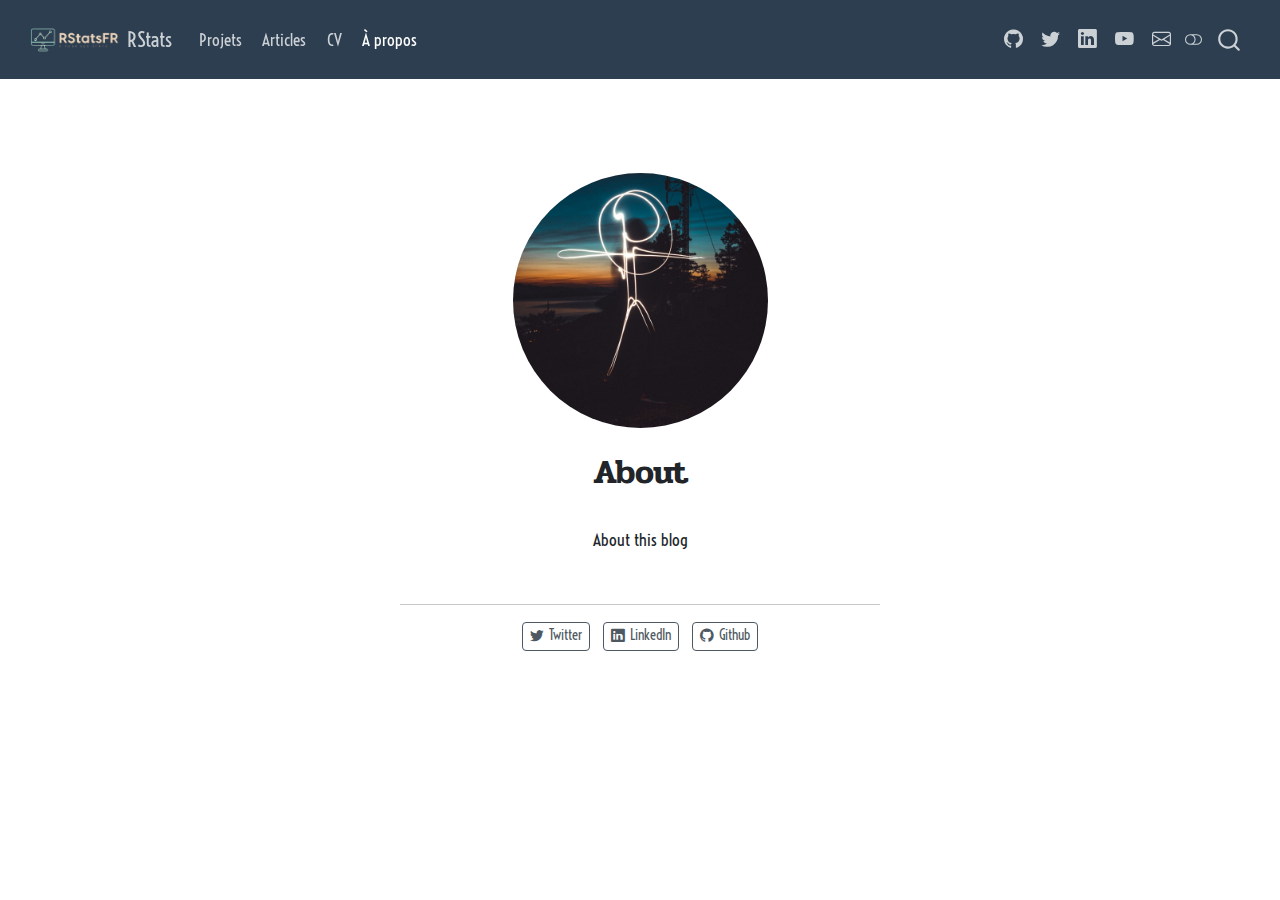
<file: about.html>
<!DOCTYPE html>
<html xmlns="http://www.w3.org/1999/xhtml" lang="en" xml:lang="en"><head>

<meta charset="utf-8">
<meta name="generator" content="quarto-1.6.39">

<meta name="viewport" content="width=device-width, initial-scale=1.0, user-scalable=yes">


<title>About – RStats</title>
<style>
code{white-space: pre-wrap;}
span.smallcaps{font-variant: small-caps;}
div.columns{display: flex; gap: min(4vw, 1.5em);}
div.column{flex: auto; overflow-x: auto;}
div.hanging-indent{margin-left: 1.5em; text-indent: -1.5em;}
ul.task-list{list-style: none;}
ul.task-list li input[type="checkbox"] {
  width: 0.8em;
  margin: 0 0.8em 0.2em -1em; /* quarto-specific, see https://github.com/quarto-dev/quarto-cli/issues/4556 */ 
  vertical-align: middle;
}
</style>


<script src="site_libs/quarto-nav/quarto-nav.js"></script>
<script src="site_libs/clipboard/clipboard.min.js"></script>
<script src="site_libs/quarto-search/autocomplete.umd.js"></script>
<script src="site_libs/quarto-search/fuse.min.js"></script>
<script src="site_libs/quarto-search/quarto-search.js"></script>
<meta name="quarto:offset" content="./">
<link href="./img/favicon.png" rel="icon" type="image/png">
<script src="site_libs/quarto-html/quarto.js"></script>
<script src="site_libs/quarto-html/popper.min.js"></script>
<script src="site_libs/quarto-html/tippy.umd.min.js"></script>
<link href="site_libs/quarto-html/tippy.css" rel="stylesheet">
<link href="site_libs/quarto-html/quarto-syntax-highlighting-0626ff4d7a71b55c8707dcae1d04a9b6.css" rel="stylesheet" class="quarto-color-scheme" id="quarto-text-highlighting-styles">
<link href="site_libs/quarto-html/quarto-syntax-highlighting-dark-e25cc82807363e79c52e96bc8b7855f1.css" rel="prefetch" class="quarto-color-scheme quarto-color-alternate" id="quarto-text-highlighting-styles">
<script src="site_libs/bootstrap/bootstrap.min.js"></script>
<link href="site_libs/bootstrap/bootstrap-icons.css" rel="stylesheet">
<link href="site_libs/bootstrap/bootstrap-55dcbe40fb3397d5a1633a124a5f25e4.min.css" rel="stylesheet" append-hash="true" class="quarto-color-scheme" id="quarto-bootstrap" data-mode="light">
<link href="site_libs/bootstrap/bootstrap-dark-050c2760ed96546d91b33b5dd106415f.min.css" rel="prefetch" append-hash="true" class="quarto-color-scheme quarto-color-alternate" id="quarto-bootstrap" data-mode="dark">
<script id="quarto-search-options" type="application/json">{
  "location": "navbar",
  "copy-button": false,
  "collapse-after": 3,
  "panel-placement": "end",
  "type": "overlay",
  "limit": 50,
  "keyboard-shortcut": [
    "f",
    "/",
    "s"
  ],
  "show-item-context": false,
  "language": {
    "search-no-results-text": "No results",
    "search-matching-documents-text": "matching documents",
    "search-copy-link-title": "Copy link to search",
    "search-hide-matches-text": "Hide additional matches",
    "search-more-match-text": "more match in this document",
    "search-more-matches-text": "more matches in this document",
    "search-clear-button-title": "Clear",
    "search-text-placeholder": "",
    "search-detached-cancel-button-title": "Cancel",
    "search-submit-button-title": "Submit",
    "search-label": "Search"
  }
}</script>
<style>
@import url('https://fonts.googleapis.com/css2?family=Voltaire&display=swap');
@import url('https://fonts.googleapis.com/css2?family=Fira+Code:wght@300..700&display=swap')
</style>
<script>
MathJax = {
    tex: {
        tags: 'ams'  // should be 'ams', 'none', or 'all'
    },
    output: {
        font: 'mathjax-fira'
    }
};
</script>


</head>

<body class="nav-fixed fullcontent">

<div id="quarto-search-results"></div>
  <header id="quarto-header" class="headroom fixed-top">
    <nav class="navbar navbar-expand-lg " data-bs-theme="dark">
      <div class="navbar-container container-fluid">
      <div class="navbar-brand-container mx-auto">
    <a href="./index.html" class="navbar-brand navbar-brand-logo">
    <img src="./img/my_image.png" alt="" class="navbar-logo">
    </a>
    <a class="navbar-brand" href="./index.html">
    <span class="navbar-title">RStats</span>
    </a>
  </div>
            <div id="quarto-search" class="" title="Search"></div>
          <button class="navbar-toggler" type="button" data-bs-toggle="collapse" data-bs-target="#navbarCollapse" aria-controls="navbarCollapse" role="menu" aria-expanded="false" aria-label="Toggle navigation" onclick="if (window.quartoToggleHeadroom) { window.quartoToggleHeadroom(); }">
  <span class="navbar-toggler-icon"></span>
</button>
          <div class="collapse navbar-collapse" id="navbarCollapse">
            <ul class="navbar-nav navbar-nav-scroll me-auto">
  <li class="nav-item">
    <a class="nav-link" href="./projects/index.html"> 
<span class="menu-text">Projets</span></a>
  </li>  
  <li class="nav-item">
    <a class="nav-link" href="./index.html"> 
<span class="menu-text">Articles</span></a>
  </li>  
  <li class="nav-item">
    <a class="nav-link" href="./cv/index.html"> 
<span class="menu-text">CV</span></a>
  </li>  
  <li class="nav-item">
    <a class="nav-link active" href="./about.html" aria-current="page"> 
<span class="menu-text">À propos</span></a>
  </li>  
</ul>
            <ul class="navbar-nav navbar-nav-scroll ms-auto">
  <li class="nav-item compact">
    <a class="nav-link" href="https://github.com/RemiDumas/RStats"> <i class="bi bi-github" role="img">
</i> 
<span class="menu-text"></span></a>
  </li>  
  <li class="nav-item compact">
    <a class="nav-link" href="https://twitter.com/RStats"> <i class="bi bi-twitter" role="img">
</i> 
<span class="menu-text"></span></a>
  </li>  
  <li class="nav-item compact">
    <a class="nav-link" href="https://www.linkedin.com/in/remi-dumas-06b81488/"> <i class="bi bi-linkedin" role="img">
</i> 
<span class="menu-text"></span></a>
  </li>  
  <li class="nav-item compact">
    <a class="nav-link" href="https://www.youtube.com/channel/UCiBfVCpuflUSKumU6ekHOfg"> <i class="bi bi-youtube" role="img">
</i> 
<span class="menu-text"></span></a>
  </li>  
  <li class="nav-item compact">
    <a class="nav-link" href="mailto:remi.dumas@gmail.com"> <i class="bi bi-envelope" role="img" aria-label="email">
</i> 
<span class="menu-text"></span></a>
  </li>  
</ul>
          </div> <!-- /navcollapse -->
            <div class="quarto-navbar-tools">
  <a href="" class="quarto-color-scheme-toggle quarto-navigation-tool  px-1" onclick="window.quartoToggleColorScheme(); return false;" title="Toggle dark mode"><i class="bi"></i></a>
</div>
      </div> <!-- /container-fluid -->
    </nav>
</header>
<!-- content -->
<div id="quarto-content" class="quarto-container page-columns page-rows-contents page-layout-article page-navbar">
<!-- sidebar -->
<!-- margin-sidebar -->
    
<!-- main -->
<div class="quarto-about-jolla">
  <img src="profile.jpg" class="about-image
  round " style="height: 15em; width: 15em;">
 <header id="title-block-header" class="quarto-title-block default">
<div class="quarto-title">
<h1 class="title">About</h1>
</div>
<div class="quarto-title-meta">
  </div>
</header><main class="content" id="quarto-document-content">
<p>About this blog</p>


</main> 
  <hr class="about-sep">
   <div class="about-links">
  <a href="https://twitter.com" class="about-link" rel="" target="">
    <i class="bi bi-twitter"></i>
     <span class="about-link-text">Twitter</span>
  </a>
  <a href="https://linkedin.com" class="about-link" rel="" target="">
    <i class="bi bi-linkedin"></i>
     <span class="about-link-text">LinkedIn</span>
  </a>
  <a href="https://github.com" class="about-link" rel="" target="">
    <i class="bi bi-github"></i>
     <span class="about-link-text">Github</span>
  </a>
</div>
</div>
 <!-- /main -->
<script id="quarto-html-after-body" type="application/javascript">
window.document.addEventListener("DOMContentLoaded", function (event) {
  const toggleBodyColorMode = (bsSheetEl) => {
    const mode = bsSheetEl.getAttribute("data-mode");
    const bodyEl = window.document.querySelector("body");
    if (mode === "dark") {
      bodyEl.classList.add("quarto-dark");
      bodyEl.classList.remove("quarto-light");
    } else {
      bodyEl.classList.add("quarto-light");
      bodyEl.classList.remove("quarto-dark");
    }
  }
  const toggleBodyColorPrimary = () => {
    const bsSheetEl = window.document.querySelector("link#quarto-bootstrap");
    if (bsSheetEl) {
      toggleBodyColorMode(bsSheetEl);
    }
  }
  toggleBodyColorPrimary();  
  const disableStylesheet = (stylesheets) => {
    for (let i=0; i < stylesheets.length; i++) {
      const stylesheet = stylesheets[i];
      stylesheet.rel = 'prefetch';
    }
  }
  const enableStylesheet = (stylesheets) => {
    for (let i=0; i < stylesheets.length; i++) {
      const stylesheet = stylesheets[i];
      stylesheet.rel = 'stylesheet';
    }
  }
  const manageTransitions = (selector, allowTransitions) => {
    const els = window.document.querySelectorAll(selector);
    for (let i=0; i < els.length; i++) {
      const el = els[i];
      if (allowTransitions) {
        el.classList.remove('notransition');
      } else {
        el.classList.add('notransition');
      }
    }
  }
  const toggleGiscusIfUsed = (isAlternate, darkModeDefault) => {
    const baseTheme = document.querySelector('#giscus-base-theme')?.value ?? 'light';
    const alternateTheme = document.querySelector('#giscus-alt-theme')?.value ?? 'dark';
    let newTheme = '';
    if(darkModeDefault) {
      newTheme = isAlternate ? baseTheme : alternateTheme;
    } else {
      newTheme = isAlternate ? alternateTheme : baseTheme;
    }
    const changeGiscusTheme = () => {
      // From: https://github.com/giscus/giscus/issues/336
      const sendMessage = (message) => {
        const iframe = document.querySelector('iframe.giscus-frame');
        if (!iframe) return;
        iframe.contentWindow.postMessage({ giscus: message }, 'https://giscus.app');
      }
      sendMessage({
        setConfig: {
          theme: newTheme
        }
      });
    }
    const isGiscussLoaded = window.document.querySelector('iframe.giscus-frame') !== null;
    if (isGiscussLoaded) {
      changeGiscusTheme();
    }
  }
  const toggleColorMode = (alternate) => {
    // Switch the stylesheets
    const alternateStylesheets = window.document.querySelectorAll('link.quarto-color-scheme.quarto-color-alternate');
    manageTransitions('#quarto-margin-sidebar .nav-link', false);
    if (alternate) {
      enableStylesheet(alternateStylesheets);
      for (const sheetNode of alternateStylesheets) {
        if (sheetNode.id === "quarto-bootstrap") {
          toggleBodyColorMode(sheetNode);
        }
      }
    } else {
      disableStylesheet(alternateStylesheets);
      toggleBodyColorPrimary();
    }
    manageTransitions('#quarto-margin-sidebar .nav-link', true);
    // Switch the toggles
    const toggles = window.document.querySelectorAll('.quarto-color-scheme-toggle');
    for (let i=0; i < toggles.length; i++) {
      const toggle = toggles[i];
      if (toggle) {
        if (alternate) {
          toggle.classList.add("alternate");     
        } else {
          toggle.classList.remove("alternate");
        }
      }
    }
    // Hack to workaround the fact that safari doesn't
    // properly recolor the scrollbar when toggling (#1455)
    if (navigator.userAgent.indexOf('Safari') > 0 && navigator.userAgent.indexOf('Chrome') == -1) {
      manageTransitions("body", false);
      window.scrollTo(0, 1);
      setTimeout(() => {
        window.scrollTo(0, 0);
        manageTransitions("body", true);
      }, 40);  
    }
  }
  const isFileUrl = () => { 
    return window.location.protocol === 'file:';
  }
  const hasAlternateSentinel = () => {  
    let styleSentinel = getColorSchemeSentinel();
    if (styleSentinel !== null) {
      return styleSentinel === "alternate";
    } else {
      return false;
    }
  }
  const setStyleSentinel = (alternate) => {
    const value = alternate ? "alternate" : "default";
    if (!isFileUrl()) {
      window.localStorage.setItem("quarto-color-scheme", value);
    } else {
      localAlternateSentinel = value;
    }
  }
  const getColorSchemeSentinel = () => {
    if (!isFileUrl()) {
      const storageValue = window.localStorage.getItem("quarto-color-scheme");
      return storageValue != null ? storageValue : localAlternateSentinel;
    } else {
      return localAlternateSentinel;
    }
  }
  const darkModeDefault = false;
  let localAlternateSentinel = darkModeDefault ? 'alternate' : 'default';
  // Dark / light mode switch
  window.quartoToggleColorScheme = () => {
    // Read the current dark / light value 
    let toAlternate = !hasAlternateSentinel();
    toggleColorMode(toAlternate);
    setStyleSentinel(toAlternate);
    toggleGiscusIfUsed(toAlternate, darkModeDefault);
  };
  // Ensure there is a toggle, if there isn't float one in the top right
  if (window.document.querySelector('.quarto-color-scheme-toggle') === null) {
    const a = window.document.createElement('a');
    a.classList.add('top-right');
    a.classList.add('quarto-color-scheme-toggle');
    a.href = "";
    a.onclick = function() { try { window.quartoToggleColorScheme(); } catch {} return false; };
    const i = window.document.createElement("i");
    i.classList.add('bi');
    a.appendChild(i);
    window.document.body.appendChild(a);
  }
  // Switch to dark mode if need be
  if (hasAlternateSentinel()) {
    toggleColorMode(true);
  } else {
    toggleColorMode(false);
  }
  const isCodeAnnotation = (el) => {
    for (const clz of el.classList) {
      if (clz.startsWith('code-annotation-')) {                     
        return true;
      }
    }
    return false;
  }
  const onCopySuccess = function(e) {
    // button target
    const button = e.trigger;
    // don't keep focus
    button.blur();
    // flash "checked"
    button.classList.add('code-copy-button-checked');
    var currentTitle = button.getAttribute("title");
    button.setAttribute("title", "Copied!");
    let tooltip;
    if (window.bootstrap) {
      button.setAttribute("data-bs-toggle", "tooltip");
      button.setAttribute("data-bs-placement", "left");
      button.setAttribute("data-bs-title", "Copied!");
      tooltip = new bootstrap.Tooltip(button, 
        { trigger: "manual", 
          customClass: "code-copy-button-tooltip",
          offset: [0, -8]});
      tooltip.show();    
    }
    setTimeout(function() {
      if (tooltip) {
        tooltip.hide();
        button.removeAttribute("data-bs-title");
        button.removeAttribute("data-bs-toggle");
        button.removeAttribute("data-bs-placement");
      }
      button.setAttribute("title", currentTitle);
      button.classList.remove('code-copy-button-checked');
    }, 1000);
    // clear code selection
    e.clearSelection();
  }
  const getTextToCopy = function(trigger) {
      const codeEl = trigger.previousElementSibling.cloneNode(true);
      for (const childEl of codeEl.children) {
        if (isCodeAnnotation(childEl)) {
          childEl.remove();
        }
      }
      return codeEl.innerText;
  }
  const clipboard = new window.ClipboardJS('.code-copy-button:not([data-in-quarto-modal])', {
    text: getTextToCopy
  });
  clipboard.on('success', onCopySuccess);
  if (window.document.getElementById('quarto-embedded-source-code-modal')) {
    const clipboardModal = new window.ClipboardJS('.code-copy-button[data-in-quarto-modal]', {
      text: getTextToCopy,
      container: window.document.getElementById('quarto-embedded-source-code-modal')
    });
    clipboardModal.on('success', onCopySuccess);
  }
    var localhostRegex = new RegExp(/^(?:http|https):\/\/localhost\:?[0-9]*\//);
    var mailtoRegex = new RegExp(/^mailto:/);
      var filterRegex = new RegExp("https:\/\/RemiDumas\.github\.io\/RStats\/");
    var isInternal = (href) => {
        return filterRegex.test(href) || localhostRegex.test(href) || mailtoRegex.test(href);
    }
    // Inspect non-navigation links and adorn them if external
 	var links = window.document.querySelectorAll('a[href]:not(.nav-link):not(.navbar-brand):not(.toc-action):not(.sidebar-link):not(.sidebar-item-toggle):not(.pagination-link):not(.no-external):not([aria-hidden]):not(.dropdown-item):not(.quarto-navigation-tool):not(.about-link)');
    for (var i=0; i<links.length; i++) {
      const link = links[i];
      if (!isInternal(link.href)) {
        // undo the damage that might have been done by quarto-nav.js in the case of
        // links that we want to consider external
        if (link.dataset.originalHref !== undefined) {
          link.href = link.dataset.originalHref;
        }
      }
    }
  function tippyHover(el, contentFn, onTriggerFn, onUntriggerFn) {
    const config = {
      allowHTML: true,
      maxWidth: 500,
      delay: 100,
      arrow: false,
      appendTo: function(el) {
          return el.parentElement;
      },
      interactive: true,
      interactiveBorder: 10,
      theme: 'quarto',
      placement: 'bottom-start',
    };
    if (contentFn) {
      config.content = contentFn;
    }
    if (onTriggerFn) {
      config.onTrigger = onTriggerFn;
    }
    if (onUntriggerFn) {
      config.onUntrigger = onUntriggerFn;
    }
    window.tippy(el, config); 
  }
  const noterefs = window.document.querySelectorAll('a[role="doc-noteref"]');
  for (var i=0; i<noterefs.length; i++) {
    const ref = noterefs[i];
    tippyHover(ref, function() {
      // use id or data attribute instead here
      let href = ref.getAttribute('data-footnote-href') || ref.getAttribute('href');
      try { href = new URL(href).hash; } catch {}
      const id = href.replace(/^#\/?/, "");
      const note = window.document.getElementById(id);
      if (note) {
        return note.innerHTML;
      } else {
        return "";
      }
    });
  }
  const xrefs = window.document.querySelectorAll('a.quarto-xref');
  const processXRef = (id, note) => {
    // Strip column container classes
    const stripColumnClz = (el) => {
      el.classList.remove("page-full", "page-columns");
      if (el.children) {
        for (const child of el.children) {
          stripColumnClz(child);
        }
      }
    }
    stripColumnClz(note)
    if (id === null || id.startsWith('sec-')) {
      // Special case sections, only their first couple elements
      const container = document.createElement("div");
      if (note.children && note.children.length > 2) {
        container.appendChild(note.children[0].cloneNode(true));
        for (let i = 1; i < note.children.length; i++) {
          const child = note.children[i];
          if (child.tagName === "P" && child.innerText === "") {
            continue;
          } else {
            container.appendChild(child.cloneNode(true));
            break;
          }
        }
        if (window.Quarto?.typesetMath) {
          window.Quarto.typesetMath(container);
        }
        return container.innerHTML
      } else {
        if (window.Quarto?.typesetMath) {
          window.Quarto.typesetMath(note);
        }
        return note.innerHTML;
      }
    } else {
      // Remove any anchor links if they are present
      const anchorLink = note.querySelector('a.anchorjs-link');
      if (anchorLink) {
        anchorLink.remove();
      }
      if (window.Quarto?.typesetMath) {
        window.Quarto.typesetMath(note);
      }
      if (note.classList.contains("callout")) {
        return note.outerHTML;
      } else {
        return note.innerHTML;
      }
    }
  }
  for (var i=0; i<xrefs.length; i++) {
    const xref = xrefs[i];
    tippyHover(xref, undefined, function(instance) {
      instance.disable();
      let url = xref.getAttribute('href');
      let hash = undefined; 
      if (url.startsWith('#')) {
        hash = url;
      } else {
        try { hash = new URL(url).hash; } catch {}
      }
      if (hash) {
        const id = hash.replace(/^#\/?/, "");
        const note = window.document.getElementById(id);
        if (note !== null) {
          try {
            const html = processXRef(id, note.cloneNode(true));
            instance.setContent(html);
          } finally {
            instance.enable();
            instance.show();
          }
        } else {
          // See if we can fetch this
          fetch(url.split('#')[0])
          .then(res => res.text())
          .then(html => {
            const parser = new DOMParser();
            const htmlDoc = parser.parseFromString(html, "text/html");
            const note = htmlDoc.getElementById(id);
            if (note !== null) {
              const html = processXRef(id, note);
              instance.setContent(html);
            } 
          }).finally(() => {
            instance.enable();
            instance.show();
          });
        }
      } else {
        // See if we can fetch a full url (with no hash to target)
        // This is a special case and we should probably do some content thinning / targeting
        fetch(url)
        .then(res => res.text())
        .then(html => {
          const parser = new DOMParser();
          const htmlDoc = parser.parseFromString(html, "text/html");
          const note = htmlDoc.querySelector('main.content');
          if (note !== null) {
            // This should only happen for chapter cross references
            // (since there is no id in the URL)
            // remove the first header
            if (note.children.length > 0 && note.children[0].tagName === "HEADER") {
              note.children[0].remove();
            }
            const html = processXRef(null, note);
            instance.setContent(html);
          } 
        }).finally(() => {
          instance.enable();
          instance.show();
        });
      }
    }, function(instance) {
    });
  }
      let selectedAnnoteEl;
      const selectorForAnnotation = ( cell, annotation) => {
        let cellAttr = 'data-code-cell="' + cell + '"';
        let lineAttr = 'data-code-annotation="' +  annotation + '"';
        const selector = 'span[' + cellAttr + '][' + lineAttr + ']';
        return selector;
      }
      const selectCodeLines = (annoteEl) => {
        const doc = window.document;
        const targetCell = annoteEl.getAttribute("data-target-cell");
        const targetAnnotation = annoteEl.getAttribute("data-target-annotation");
        const annoteSpan = window.document.querySelector(selectorForAnnotation(targetCell, targetAnnotation));
        const lines = annoteSpan.getAttribute("data-code-lines").split(",");
        const lineIds = lines.map((line) => {
          return targetCell + "-" + line;
        })
        let top = null;
        let height = null;
        let parent = null;
        if (lineIds.length > 0) {
            //compute the position of the single el (top and bottom and make a div)
            const el = window.document.getElementById(lineIds[0]);
            top = el.offsetTop;
            height = el.offsetHeight;
            parent = el.parentElement.parentElement;
          if (lineIds.length > 1) {
            const lastEl = window.document.getElementById(lineIds[lineIds.length - 1]);
            const bottom = lastEl.offsetTop + lastEl.offsetHeight;
            height = bottom - top;
          }
          if (top !== null && height !== null && parent !== null) {
            // cook up a div (if necessary) and position it 
            let div = window.document.getElementById("code-annotation-line-highlight");
            if (div === null) {
              div = window.document.createElement("div");
              div.setAttribute("id", "code-annotation-line-highlight");
              div.style.position = 'absolute';
              parent.appendChild(div);
            }
            div.style.top = top - 2 + "px";
            div.style.height = height + 4 + "px";
            div.style.left = 0;
            let gutterDiv = window.document.getElementById("code-annotation-line-highlight-gutter");
            if (gutterDiv === null) {
              gutterDiv = window.document.createElement("div");
              gutterDiv.setAttribute("id", "code-annotation-line-highlight-gutter");
              gutterDiv.style.position = 'absolute';
              const codeCell = window.document.getElementById(targetCell);
              const gutter = codeCell.querySelector('.code-annotation-gutter');
              gutter.appendChild(gutterDiv);
            }
            gutterDiv.style.top = top - 2 + "px";
            gutterDiv.style.height = height + 4 + "px";
          }
          selectedAnnoteEl = annoteEl;
        }
      };
      const unselectCodeLines = () => {
        const elementsIds = ["code-annotation-line-highlight", "code-annotation-line-highlight-gutter"];
        elementsIds.forEach((elId) => {
          const div = window.document.getElementById(elId);
          if (div) {
            div.remove();
          }
        });
        selectedAnnoteEl = undefined;
      };
        // Handle positioning of the toggle
    window.addEventListener(
      "resize",
      throttle(() => {
        elRect = undefined;
        if (selectedAnnoteEl) {
          selectCodeLines(selectedAnnoteEl);
        }
      }, 10)
    );
    function throttle(fn, ms) {
    let throttle = false;
    let timer;
      return (...args) => {
        if(!throttle) { // first call gets through
            fn.apply(this, args);
            throttle = true;
        } else { // all the others get throttled
            if(timer) clearTimeout(timer); // cancel #2
            timer = setTimeout(() => {
              fn.apply(this, args);
              timer = throttle = false;
            }, ms);
        }
      };
    }
      // Attach click handler to the DT
      const annoteDls = window.document.querySelectorAll('dt[data-target-cell]');
      for (const annoteDlNode of annoteDls) {
        annoteDlNode.addEventListener('click', (event) => {
          const clickedEl = event.target;
          if (clickedEl !== selectedAnnoteEl) {
            unselectCodeLines();
            const activeEl = window.document.querySelector('dt[data-target-cell].code-annotation-active');
            if (activeEl) {
              activeEl.classList.remove('code-annotation-active');
            }
            selectCodeLines(clickedEl);
            clickedEl.classList.add('code-annotation-active');
          } else {
            // Unselect the line
            unselectCodeLines();
            clickedEl.classList.remove('code-annotation-active');
          }
        });
      }
  const findCites = (el) => {
    const parentEl = el.parentElement;
    if (parentEl) {
      const cites = parentEl.dataset.cites;
      if (cites) {
        return {
          el,
          cites: cites.split(' ')
        };
      } else {
        return findCites(el.parentElement)
      }
    } else {
      return undefined;
    }
  };
  var bibliorefs = window.document.querySelectorAll('a[role="doc-biblioref"]');
  for (var i=0; i<bibliorefs.length; i++) {
    const ref = bibliorefs[i];
    const citeInfo = findCites(ref);
    if (citeInfo) {
      tippyHover(citeInfo.el, function() {
        var popup = window.document.createElement('div');
        citeInfo.cites.forEach(function(cite) {
          var citeDiv = window.document.createElement('div');
          citeDiv.classList.add('hanging-indent');
          citeDiv.classList.add('csl-entry');
          var biblioDiv = window.document.getElementById('ref-' + cite);
          if (biblioDiv) {
            citeDiv.innerHTML = biblioDiv.innerHTML;
          }
          popup.appendChild(citeDiv);
        });
        return popup.innerHTML;
      });
    }
  }
});
</script>
</div> <!-- /content -->




</body></html>
</file>
<file: site_libs/quarto-html/tippy.css>
.tippy-box[data-animation=fade][data-state=hidden]{opacity:0}[data-tippy-root]{max-width:calc(100vw - 10px)}.tippy-box{position:relative;background-color:#333;color:#fff;border-radius:4px;font-size:14px;line-height:1.4;white-space:normal;outline:0;transition-property:transform,visibility,opacity}.tippy-box[data-placement^=top]>.tippy-arrow{bottom:0}.tippy-box[data-placement^=top]>.tippy-arrow:before{bottom:-7px;left:0;border-width:8px 8px 0;border-top-color:initial;transform-origin:center top}.tippy-box[data-placement^=bottom]>.tippy-arrow{top:0}.tippy-box[data-placement^=bottom]>.tippy-arrow:before{top:-7px;left:0;border-width:0 8px 8px;border-bottom-color:initial;transform-origin:center bottom}.tippy-box[data-placement^=left]>.tippy-arrow{right:0}.tippy-box[data-placement^=left]>.tippy-arrow:before{border-width:8px 0 8px 8px;border-left-color:initial;right:-7px;transform-origin:center left}.tippy-box[data-placement^=right]>.tippy-arrow{left:0}.tippy-box[data-placement^=right]>.tippy-arrow:before{left:-7px;border-width:8px 8px 8px 0;border-right-color:initial;transform-origin:center right}.tippy-box[data-inertia][data-state=visible]{transition-timing-function:cubic-bezier(.54,1.5,.38,1.11)}.tippy-arrow{width:16px;height:16px;color:#333}.tippy-arrow:before{content:"";position:absolute;border-color:transparent;border-style:solid}.tippy-content{position:relative;padding:5px 9px;z-index:1}
</file>
<file: site_libs/quarto-html/quarto-syntax-highlighting-0626ff4d7a71b55c8707dcae1d04a9b6.css>
/* quarto syntax highlight colors */
:root {
  --quarto-hl-al-color: #ff5555;
  --quarto-hl-an-color: #6a737d;
  --quarto-hl-at-color: #d73a49;
  --quarto-hl-bn-color: #005cc5;
  --quarto-hl-bu-color: #d73a49;
  --quarto-hl-ch-color: #032f62;
  --quarto-hl-co-color: #6a737d;
  --quarto-hl-cv-color: #6a737d;
  --quarto-hl-cn-color: #005cc5;
  --quarto-hl-cf-color: #d73a49;
  --quarto-hl-dt-color: #d73a49;
  --quarto-hl-dv-color: #005cc5;
  --quarto-hl-do-color: #6a737d;
  --quarto-hl-er-color: #ff5555;
  --quarto-hl-ex-color: #d73a49;
  --quarto-hl-fl-color: #005cc5;
  --quarto-hl-fu-color: #6f42c1;
  --quarto-hl-im-color: #032f62;
  --quarto-hl-in-color: #6a737d;
  --quarto-hl-kw-color: #d73a49;
  --quarto-hl-op-color: #24292e;
  --quarto-hl-pp-color: #d73a49;
  --quarto-hl-re-color: #6a737d;
  --quarto-hl-sc-color: #005cc5;
  --quarto-hl-ss-color: #032f62;
  --quarto-hl-st-color: #032f62;
  --quarto-hl-va-color: #e36209;
  --quarto-hl-vs-color: #032f62;
  --quarto-hl-wa-color: #ff5555;
}

/* other quarto variables */
:root {
  --quarto-font-monospace: SFMono-Regular, Menlo, Monaco, Consolas, "Liberation Mono", "Courier New", monospace;
}

code span.al {
  font-weight: bold;
  color: #ff5555;
}

code span.an {
  color: #6a737d;
}

code span.at {
  color: #d73a49;
}

code span.bn {
  color: #005cc5;
}

code span.bu {
  color: #d73a49;
}

code span.ch {
  color: #032f62;
}

code span.co {
  color: #6a737d;
}

code span.cv {
  color: #6a737d;
}

code span.cn {
  color: #005cc5;
}

code span.cf {
  color: #d73a49;
}

code span.dt {
  color: #d73a49;
}

code span.dv {
  color: #005cc5;
}

code span.do {
  color: #6a737d;
}

code span.er {
  color: #ff5555;
  text-decoration: underline;
}

code span.ex {
  font-weight: bold;
  color: #d73a49;
}

code span.fl {
  color: #005cc5;
}

code span.fu {
  color: #6f42c1;
}

code span.im {
  color: #032f62;
}

code span.in {
  color: #6a737d;
}

code span.kw {
  color: #d73a49;
}

pre > code.sourceCode > span {
  color: #24292e;
}

code span {
  color: #24292e;
}

code.sourceCode > span {
  color: #24292e;
}

div.sourceCode,
div.sourceCode pre.sourceCode {
  color: #24292e;
}

code span.op {
  color: #24292e;
}

code span.pp {
  color: #d73a49;
}

code span.re {
  color: #6a737d;
}

code span.sc {
  color: #005cc5;
}

code span.ss {
  color: #032f62;
}

code span.st {
  color: #032f62;
}

code span.va {
  color: #e36209;
}

code span.vs {
  color: #032f62;
}

code span.wa {
  color: #ff5555;
}

.prevent-inlining {
  content: "</";
}

/*# sourceMappingURL=4cc742b1acad228073f41ae9e14de2ee.css.map */
</file>
<file: site_libs/quarto-html/quarto-syntax-highlighting-dark-e25cc82807363e79c52e96bc8b7855f1.css>
/* quarto syntax highlight colors */
:root {
  --quarto-hl-al-color: #ff5555;
  --quarto-hl-an-color: #6a737d;
  --quarto-hl-at-color: #f97583;
  --quarto-hl-bn-color: #79b8ff;
  --quarto-hl-bu-color: #f97583;
  --quarto-hl-ch-color: #9ecbff;
  --quarto-hl-co-color: #6a737d;
  --quarto-hl-cv-color: #6a737d;
  --quarto-hl-cn-color: #79b8ff;
  --quarto-hl-cf-color: #f97583;
  --quarto-hl-dt-color: #f97583;
  --quarto-hl-dv-color: #79b8ff;
  --quarto-hl-do-color: #6a737d;
  --quarto-hl-er-color: #ff5555;
  --quarto-hl-ex-color: #f97583;
  --quarto-hl-fl-color: #79b8ff;
  --quarto-hl-fu-color: #b392f0;
  --quarto-hl-im-color: #9ecbff;
  --quarto-hl-in-color: #6a737d;
  --quarto-hl-kw-color: #f97583;
  --quarto-hl-op-color: #e1e4e8;
  --quarto-hl-pp-color: #f97583;
  --quarto-hl-re-color: #6a737d;
  --quarto-hl-sc-color: #79b8ff;
  --quarto-hl-ss-color: #9ecbff;
  --quarto-hl-st-color: #9ecbff;
  --quarto-hl-va-color: #ffab70;
  --quarto-hl-vs-color: #9ecbff;
  --quarto-hl-wa-color: #ff5555;
}

/* other quarto variables */
:root {
  --quarto-font-monospace: SFMono-Regular, Menlo, Monaco, Consolas, "Liberation Mono", "Courier New", monospace;
}

code span.al {
  font-weight: bold;
  color: #ff5555;
}

code span.an {
  color: #6a737d;
}

code span.at {
  color: #f97583;
}

code span.bn {
  color: #79b8ff;
}

code span.bu {
  color: #f97583;
}

code span.ch {
  color: #9ecbff;
}

code span.co {
  color: #6a737d;
}

code span.cv {
  color: #6a737d;
}

code span.cn {
  color: #79b8ff;
}

code span.cf {
  color: #f97583;
}

code span.dt {
  color: #f97583;
}

code span.dv {
  color: #79b8ff;
}

code span.do {
  color: #6a737d;
}

code span.er {
  color: #ff5555;
  text-decoration: underline;
}

code span.ex {
  font-weight: bold;
  color: #f97583;
}

code span.fl {
  color: #79b8ff;
}

code span.fu {
  color: #b392f0;
}

code span.im {
  color: #9ecbff;
}

code span.in {
  color: #6a737d;
}

code span.kw {
  color: #f97583;
}

pre > code.sourceCode > span {
  color: #e1e4e8;
}

code span {
  color: #e1e4e8;
}

code.sourceCode > span {
  color: #e1e4e8;
}

div.sourceCode,
div.sourceCode pre.sourceCode {
  color: #e1e4e8;
}

code span.op {
  color: #e1e4e8;
}

code span.pp {
  color: #f97583;
}

code span.re {
  color: #6a737d;
}

code span.sc {
  color: #79b8ff;
}

code span.ss {
  color: #9ecbff;
}

code span.st {
  color: #9ecbff;
}

code span.va {
  color: #ffab70;
}

code span.vs {
  color: #9ecbff;
}

code span.wa {
  color: #ff5555;
}

.prevent-inlining {
  content: "</";
}

/*# sourceMappingURL=9cc270155a1edbaf9c8db14132dcd213.css.map */
</file>
